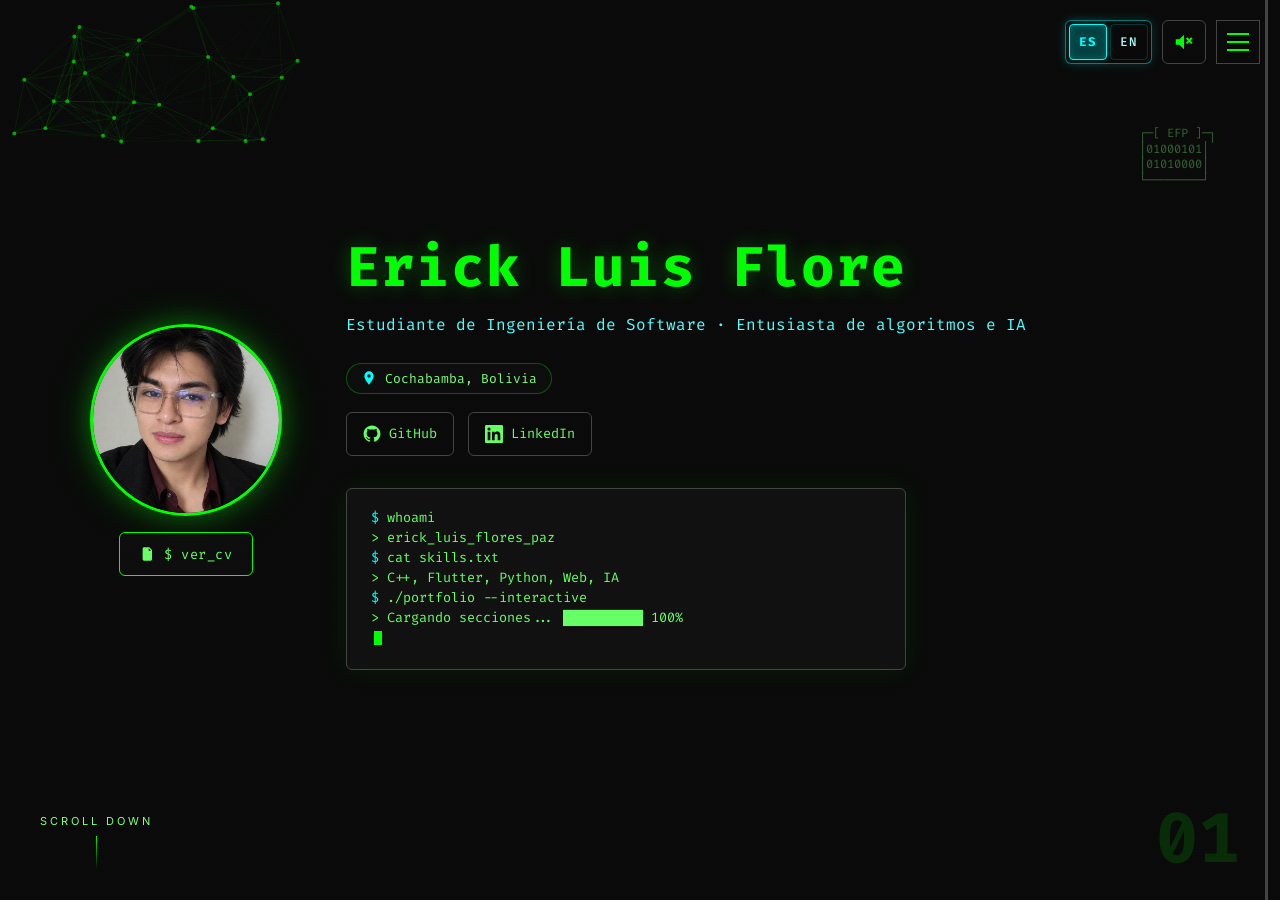
<file: index.html>
<!DOCTYPE html>
<html lang="es">
<head>
  <meta charset="UTF-8" />
  <meta name="viewport" content="width=device-width, initial-scale=1" />
  <title>Erick Luis Flores Paz — Portfolio</title>
  <meta name="description" content="Portfolio terminal-hacker de Erick Luis Flores Paz: perfil, tecnologías, experiencia, proyectos personales y formación." />
  <meta name="theme-color" content="#0a0a0a" />

  <link rel="preconnect" href="https://fonts.googleapis.com" />
  <link rel="preconnect" href="https://fonts.gstatic.com" crossorigin />
  <link
    href="https://fonts.googleapis.com/css2?family=Fira+Code:wght@400;500;600;700&family=Inter:wght@400;600;700&display=swap"
    rel="stylesheet"
  />

  <link rel="stylesheet" href="css/main.css" />
  <link rel="stylesheet" href="css/animations.css" />
  <link rel="stylesheet" href="css/games.css" />
</head>
<body>
  <noscript>
    <p style="padding: 24px; font-family: monospace; color: #0f0; background: #0a0a0a;">
      Este sitio necesita JavaScript habilitado para mostrar el contenido interactivo.
    </p>
  </noscript>

  <!-- Loading screen: removed by js/main.js once the boot sequence finishes -->
  <div id="loading-screen">
    <div class="loader-blocks" aria-hidden="true">
      <div class="blocks" style="--i:1;"></div><div class="blocks" style="--i:2;"></div>
      <div class="blocks" style="--i:3;"></div><div class="blocks" style="--i:4;"></div>
      <div class="blocks" style="--i:5;"></div><div class="blocks" style="--i:6;"></div>
      <div class="blocks" style="--i:7;"></div><div class="blocks" style="--i:8;"></div>
      <div class="blocks" style="--i:9;"></div><div class="blocks" style="--i:10;"></div>
      <div class="blocks" style="--i:11;"></div><div class="blocks" style="--i:12;"></div>
    </div>
    <div id="loadingLines" class="mono" aria-hidden="true"></div>
  </div>

  <!-- Scroll progress bar (0% section 01 -> 100% section 07) -->
  <div class="progress-bar-container" aria-hidden="true">
    <div class="progress-bar-fill" id="progressFill"></div>
  </div>

  <!-- Language toggle (ES / EN) -->
  <div class="lang-toggle mono" id="langToggle" role="group" aria-label="Idioma / Language">
    <button type="button" class="lang-btn is-active" data-lang-btn="es" aria-pressed="true" aria-label="Español">ES</button>
    <button type="button" class="lang-btn" data-lang-btn="en" aria-pressed="false" aria-label="English">EN</button>
  </div>

  <!-- Hamburger + overlay menu -->
  <button
    class="hamburger"
    id="hamburgerBtn"
    type="button"
    aria-label="Abrir menú"
    data-i18n-aria="nav.openMenu"
    aria-expanded="false"
    aria-controls="menuOverlay"
  >
    <span></span><span></span><span></span>
  </button>

  <nav class="menu-overlay" id="menuOverlay" aria-hidden="true" aria-label="Navegación principal" data-i18n-aria="nav.mainLabel">
    <button class="menu-close" id="menuCloseBtn" type="button" aria-label="Cerrar menú" data-i18n-aria="nav.closeMenu">✕</button>
    <ul>
      <li><a class="mono" href="#section1" data-target="section1" data-i18n="nav.home">HOME</a></li>
      <li><a class="mono" href="#section2" data-target="section2" data-i18n="nav.about">SOBRE MÍ</a></li>
      <li><a class="mono" href="#section3" data-target="section3" data-i18n="nav.logros">LOGROS</a></li>
      <li><a class="mono" href="#section4" data-target="section4" data-i18n="nav.proyectos">PROYECTOS</a></li>
      <li><a class="mono" href="#section5" data-target="section5" data-i18n="nav.formacion">FORMACIÓN</a></li>
      <li><a class="mono" href="#section6" data-target="section6" data-i18n="nav.contacto">CONTACTO</a></li>
    </ul>
  </nav>

  <div class="section-number mono" id="sectionNumber" aria-hidden="true">01</div>
  <div class="scroll-down" id="scrollDown" aria-hidden="true">
    <span>SCROLL DOWN</span>
    <div class="s-line"></div>
  </div>

  <main class="scroll-container" id="scrollContainer">
    <!-- 01 HOME -->
    <section class="section" id="section1" data-index="0" aria-label="Inicio" data-i18n-aria="sec1.aria">
      <canvas id="particlesCanvas" aria-hidden="true"></canvas>
      <div class="ascii-deco" id="asciiDecoHero" aria-hidden="true"></div>
      <div class="hero-content">
        <div class="hero-photo-col">
          <img class="profile-photo" src="assets/img/perfil.jpg" width="720" height="720"
               alt="Retrato de Erick Luis Flores Paz" data-i18n-alt="hero.photoAlt" />
          <a class="cv-button mono" href="assets/curriculum.pdf" target="_blank" rel="noopener"
             aria-label="Abrir currículum en PDF (se abre en una pestaña nueva)" data-i18n-aria="hero.cvAria">
            <span class="cv-icon" aria-hidden="true"></span>
            <span data-i18n="hero.cvBtn">$ ver_cv</span>
          </a>
        </div>
        <div class="hero-text-col">
          <h1 class="hero-name mono" id="heroName"></h1>
          <p class="hero-subtitle mono" data-i18n="hero.subtitle">Estudiante de Ingeniería de Software · Entusiasta de algoritmos e IA</p>
          <p class="location-badge mono">
            <span class="loc-icon" aria-hidden="true"></span>
            <span>Cochabamba, Bolivia</span>
          </p>
          <div class="hero-links" data-render="hero-links"></div>
          <div class="hero-terminal mono" aria-hidden="true">
            <div class="t-line"><span class="prompt">$</span> whoami</div>
            <div class="t-line">&gt; erick_luis_flores_paz</div>
            <div class="t-line"><span class="prompt">$</span> cat skills.txt</div>
            <div class="t-line" data-i18n="hero.termSkills">&gt; C++, Flutter, Python, Web, IA</div>
            <div class="t-line"><span class="prompt">$</span> ./portfolio --interactive</div>
            <div class="t-line" data-i18n="hero.termLoading">&gt; Cargando secciones... ██████████ 100%</div>
            <div class="t-line"><span class="blink-cur"></span></div>
          </div>
        </div>
      </div>
    </section>

    <!-- 02 SOBRE MÍ (bio + tecnologías unificadas) -->
    <section class="section section--about" id="section2" data-index="1" aria-label="Sobre mí" data-i18n-aria="sec2.aria">
      <div class="bg-infinite-text" data-bg="infinite-text" aria-hidden="true"></div>
      <div class="about-merged">
        <h2 class="section-heading mono" data-i18n-html="about.headingHtml">SOBRE <span class="accent">MÍ</span></h2>
        <div class="about-columns">
          <div class="about-col-bio">
            <div class="about-body" data-render="about"></div>
          </div>
          <div class="about-col-tech">
            <p class="about-tech-label mono" data-i18n="about.techLabel">// tecnologías</p>
            <div class="tech-hex" data-render="technologies"></div>
          </div>
        </div>
      </div>
    </section>

    <!-- 03 LOGROS (Tres en Raya embebido a la izquierda + poster a la derecha).
         La lluvia binaria vive como fondo de TODA la sección (canvas absoluto),
         igual que .formacion-bg en la 05: texto y juego comparten un solo espacio. -->
    <section class="section section--poster section--logros" id="section3" data-index="2" aria-label="Logros" data-i18n-aria="sec3.aria">
      <canvas class="poster-canvas section-bg-canvas" data-poster="logros" aria-hidden="true"></canvas>
      <div class="logros-split">
        <div class="ttt-embed">
          <p class="ttt-embed-label mono" data-i18n="logros.tttLabel">// tres en raya · tú vs CPU</p>
          <div id="ticTacToe" data-render="tictactoe"></div>
        </div>
        <a class="poster-link logros-poster" href="logros.html" aria-label="Entrar a la sección Logros" data-i18n-aria="logros.posterAria">
          <div class="poster-overlay">
            <span class="poster-kicker mono" data-i18n="logros.kicker">03 · LOGROS</span>
            <span class="poster-title mono" data-i18n="logros.title">Logros</span>
            <span class="poster-sub mono" data-i18n="logros.sub">Medalla de Oro nacional · Premios · Reconocimientos</span>
            <span class="poster-enter mono" data-i18n="poster.enter">INGRESAR →</span>
          </div>
        </a>
      </div>
      <button type="button" class="pf-mobile-play mono" data-modal-game="tictactoe" aria-label="Jugar Tres en Raya" data-i18n-aria="logros.mobilePlayAria">
        <span class="pf-mobile-play-icon" aria-hidden="true"><svg viewBox="0 0 24 24" aria-hidden="true"><path fill="currentColor" d="M8 5v14l11-7L8 5Z"/></svg></span>
        <span data-i18n="game.play">Jugar</span>
      </button>
    </section>

    <!-- 04 PROYECTOS (poster izquierda + Blocks 3D jugable in-place a la derecha) -->
    <section class="section section--poster section--proyectos" id="section4" data-index="3" aria-label="Proyectos" data-i18n-aria="sec4.aria">
      <canvas class="poster-canvas section-bg-canvas" data-poster="proyectos" aria-hidden="true"></canvas>
      <div class="proyectos-sweep" aria-hidden="true"></div>
      <div class="proyectos-split">
        <a class="poster-link proyectos-poster" href="proyectos.html" aria-label="Entrar a la sección Proyectos" data-i18n-aria="proyectos.posterAria">
          <div class="poster-overlay">
            <span class="poster-kicker mono" data-i18n="proyectos.kicker">04 · PROYECTOS</span>
            <span class="poster-title mono" data-i18n="proyectos.title">Proyectos</span>
            <span class="poster-sub mono" data-i18n="proyectos.sub">Moneda Cup · Galley (NASA) · EcoAlerta · Billetes</span>
            <span class="poster-enter mono" data-i18n="poster.enter">INGRESAR →</span>
          </div>
        </a>
        <div class="blocks-embed" id="blocksEmbed" data-embed="blocks"></div>
      </div>
      <button type="button" class="pf-mobile-play mono" data-modal-game="blocks" aria-label="Jugar Blocks 3D" data-i18n-aria="proyectos.mobilePlayAria">
        <span class="pf-mobile-play-icon" aria-hidden="true"><svg viewBox="0 0 24 24" aria-hidden="true"><path fill="currentColor" d="M8 5v14l11-7L8 5Z"/></svg></span>
        <span data-i18n="game.play">Jugar</span>
      </button>
    </section>

    <!-- 05 FORMACIÓN (Typer embebido a la izquierda + poster/texto a la derecha).
         Mismo tratamiento sin divisiones: .formacion-bg de fondo compartido. -->
    <section class="section section--poster section--formacion" id="section5" data-index="4" aria-label="Formación" data-i18n-aria="sec5.aria">
      <div class="formacion-bg" aria-hidden="true">
        <span class="formacion-ripple"></span>
        <span class="formacion-ripple"></span>
        <span class="formacion-ripple"></span>
      </div>
      <div class="formacion-split">
        <div class="typer-embed" id="typerEmbed" data-embed="typing"></div>
        <a class="poster-link formacion-poster" href="formacion.html" aria-label="Entrar a la sección Formación" data-i18n-aria="formacion.posterAria">
          <div class="poster-overlay">
            <span class="poster-kicker mono" data-i18n="formacion.kicker">05 · FORMACIÓN</span>
            <span class="poster-title mono scramble" data-scramble="Formación" data-i18n-scramble="formacion.title">Formación</span>
            <span class="poster-sub mono" data-i18n="formacion.sub">Certificados · Cursos · Campamentos ICPC</span>
            <span class="poster-enter mono" data-i18n="poster.enter">INGRESAR →</span>
          </div>
        </a>
      </div>
      <button type="button" class="pf-mobile-play mono" data-modal-game="typing" aria-label="Jugar Typer" data-i18n-aria="formacion.mobilePlayAria">
        <span class="pf-mobile-play-icon" aria-hidden="true"><svg viewBox="0 0 24 24" aria-hidden="true"><path fill="currentColor" d="M8 5v14l11-7L8 5Z"/></svg></span>
        <span data-i18n="game.play">Jugar</span>
      </button>
    </section>

    <!-- 06 CONTACTO -->
    <section class="section section--contact" id="section6" data-index="5" aria-label="Contacto" data-i18n-aria="sec6.aria">
      <canvas class="green-lights-canvas" data-bg="green-lights" aria-hidden="true"></canvas>
      <h2 class="section-heading mono" data-i18n="contact.heading">CONTACTO</h2>
      <div class="contact-grid">
        <form class="terminal-form" id="contactForm" novalidate>
          <div class="cmd-line">$ send-message --to=erick</div>

          <div class="form-field">
            <label class="mono" for="cf-name" data-i18n="contact.nameLabel">nombre:</label>
            <input class="mono" id="cf-name" name="name" type="text" required autocomplete="name" placeholder="tu_nombre" data-i18n-placeholder="contact.namePlaceholder" />
          </div>

          <div class="form-field">
            <label class="mono" for="cf-email" data-i18n="contact.emailLabel">email:</label>
            <input class="mono" id="cf-email" name="email" type="email" required autocomplete="email" placeholder="tu@email.com" data-i18n-placeholder="contact.emailPlaceholder" />
          </div>

          <div class="form-field">
            <label class="mono" for="cf-msg" data-i18n="contact.msgLabel">mensaje:</label>
            <textarea class="mono" id="cf-msg" name="message" rows="3" required placeholder="Escribe tu mensaje..." data-i18n-placeholder="contact.msgPlaceholder"></textarea>
          </div>

          <button type="submit" class="send-btn mono" data-i18n="contact.sendBtn">enviar_mensaje →</button>
        </form>

        <div class="contact-side">
          <p class="contact-info mono">Cochabamba, Bolivia · +591 63710729</p>
          <ul class="social-3d" data-render="socials-3d" aria-label="Contacto y redes de Erick" data-i18n-aria="contact.socialsAria"></ul>
        </div>
      </div>
    </section>
  </main>

  <!-- Scripts: classic defer, single window.PF namespace (D1) -->
  <script src="js/i18n.js" defer></script>
  <script src="js/content.js" defer></script>
  <script src="js/particles.js" defer></script>
  <script src="js/posters.js" defer></script>
  <script src="js/backgrounds.js" defer></script>
  <script src="js/effects.js" defer></script>
  <script src="js/konami.js" defer></script>
  <!-- Vendored three.js (r128, LOCAL — no CDN at runtime) for the Blocks 3D game -->
  <script src="assets/vendor/three.min.js" defer></script>
  <script src="js/games/embed.js" defer></script>
  <script src="js/games/modal.js" defer></script>
  <script src="js/games/tictactoe.js" defer></script>
  <script src="js/games/blocks3d.js" defer></script>
  <script src="js/games/typing.js" defer></script>
  <script src="js/lightbox.js" defer></script>
  <script src="js/main.js" defer></script>
</body>
</html>
</file>
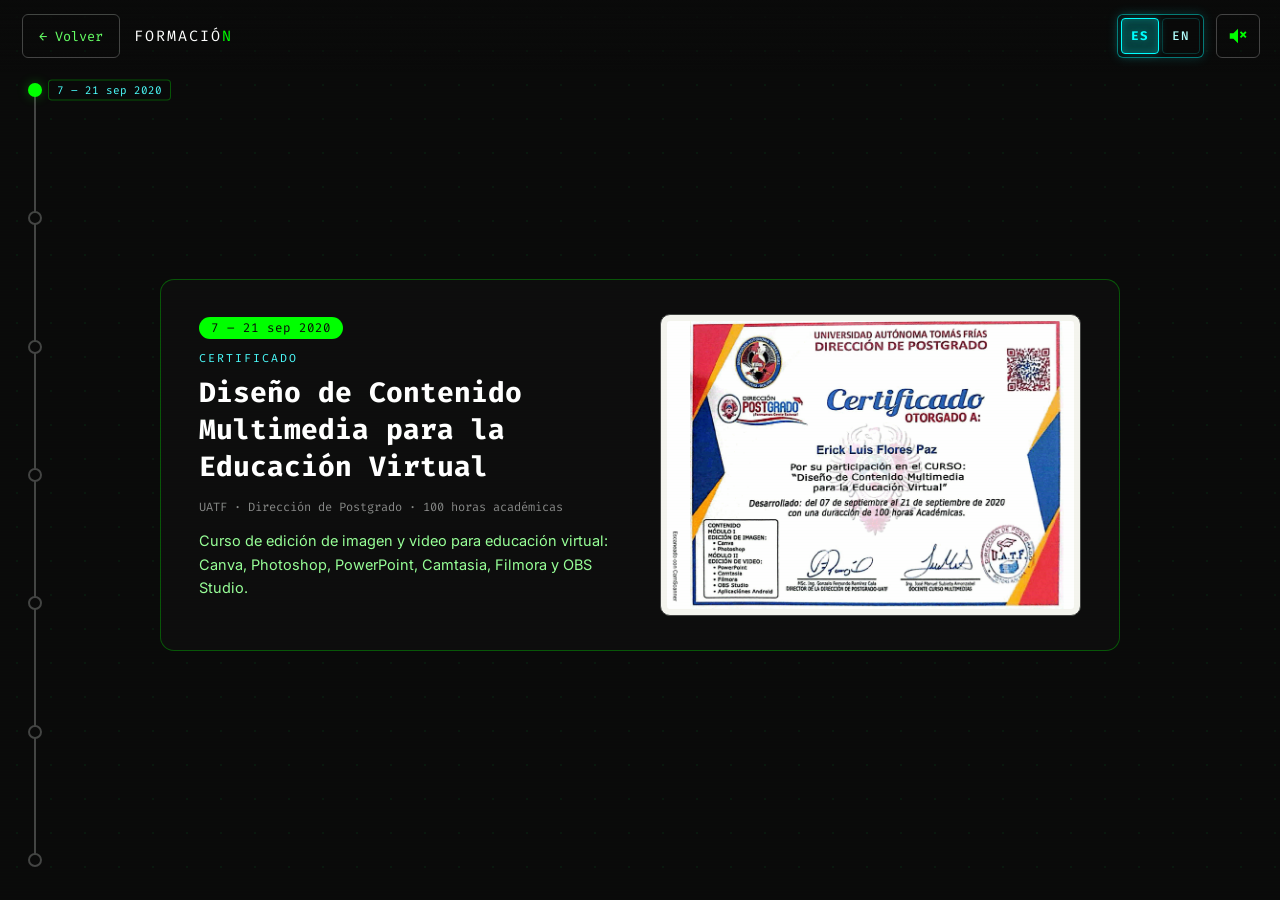
<file: formacion.html>
<!DOCTYPE html>
<html lang="es">
<head>
  <meta charset="UTF-8" />
  <meta name="viewport" content="width=device-width, initial-scale=1" />
  <title>Formación — Erick Luis Flores Paz</title>
  <meta name="description" content="Formación de Erick Luis Flores Paz: certificados ICPC-UMSS, Claude Code (Anthropic) y Medalla de Oro nacional en la Olimpiada Boliviana de Informática." />
  <meta name="theme-color" content="#0a0a0a" />

  <link rel="preconnect" href="https://fonts.googleapis.com" />
  <link rel="preconnect" href="https://fonts.gstatic.com" crossorigin />
  <link href="https://fonts.googleapis.com/css2?family=Fira+Code:wght@400;500;600;700&family=Inter:wght@400;600;700&display=swap" rel="stylesheet" />

  <link rel="stylesheet" href="css/main.css" />
  <link rel="stylesheet" href="css/animations.css" />
  <link rel="stylesheet" href="css/subpage.css" />
  <link rel="stylesheet" href="css/games.css" />
</head>
<body data-page="formacion">
  <noscript>
    <p style="padding:24px;font-family:monospace;color:#0f0;background:#0a0a0a;">
      Este sitio necesita JavaScript habilitado para mostrar el contenido.
    </p>
  </noscript>

  <div id="loading-screen">
    <div class="loader-blocks" aria-hidden="true">
      <div class="blocks" style="--i:1;"></div><div class="blocks" style="--i:2;"></div>
      <div class="blocks" style="--i:3;"></div><div class="blocks" style="--i:4;"></div>
      <div class="blocks" style="--i:5;"></div><div class="blocks" style="--i:6;"></div>
      <div class="blocks" style="--i:7;"></div><div class="blocks" style="--i:8;"></div>
      <div class="blocks" style="--i:9;"></div><div class="blocks" style="--i:10;"></div>
      <div class="blocks" style="--i:11;"></div><div class="blocks" style="--i:12;"></div>
    </div>
  </div>

  <header class="sub-header">
    <a class="back-link mono" href="index.html#section5" data-i18n="sub.back">← Volver</a>
    <p class="sub-title mono" data-i18n-html="sub.formacionTitleHtml">FORMACIÓ<span class="accent">N</span></p>
    <div class="lang-toggle mono" id="langToggle" role="group" aria-label="Idioma / Language">
      <button type="button" class="lang-btn is-active" data-lang-btn="es" aria-pressed="true" aria-label="Español">ES</button>
      <button type="button" class="lang-btn" data-lang-btn="en" aria-pressed="false" aria-label="English">EN</button>
    </div>
  </header>

  <div class="timeline-rail" aria-hidden="true">
    <div class="timeline-rail-fill"></div>
  </div>

  <main class="scroll-container" id="scrollContainer"></main>

  <script src="js/i18n.js" defer></script>
  <script src="js/content.js" defer></script>
  <script src="js/effects.js" defer></script>
  <script src="js/subpage-effects.js" defer></script>
  <script src="js/subpage.js" defer></script>
  <script src="js/games/pong.js" defer></script>
  <script src="js/subpage-games.js" defer></script>
  <script src="js/lightbox.js" defer></script>
</body>
</html>
</file>
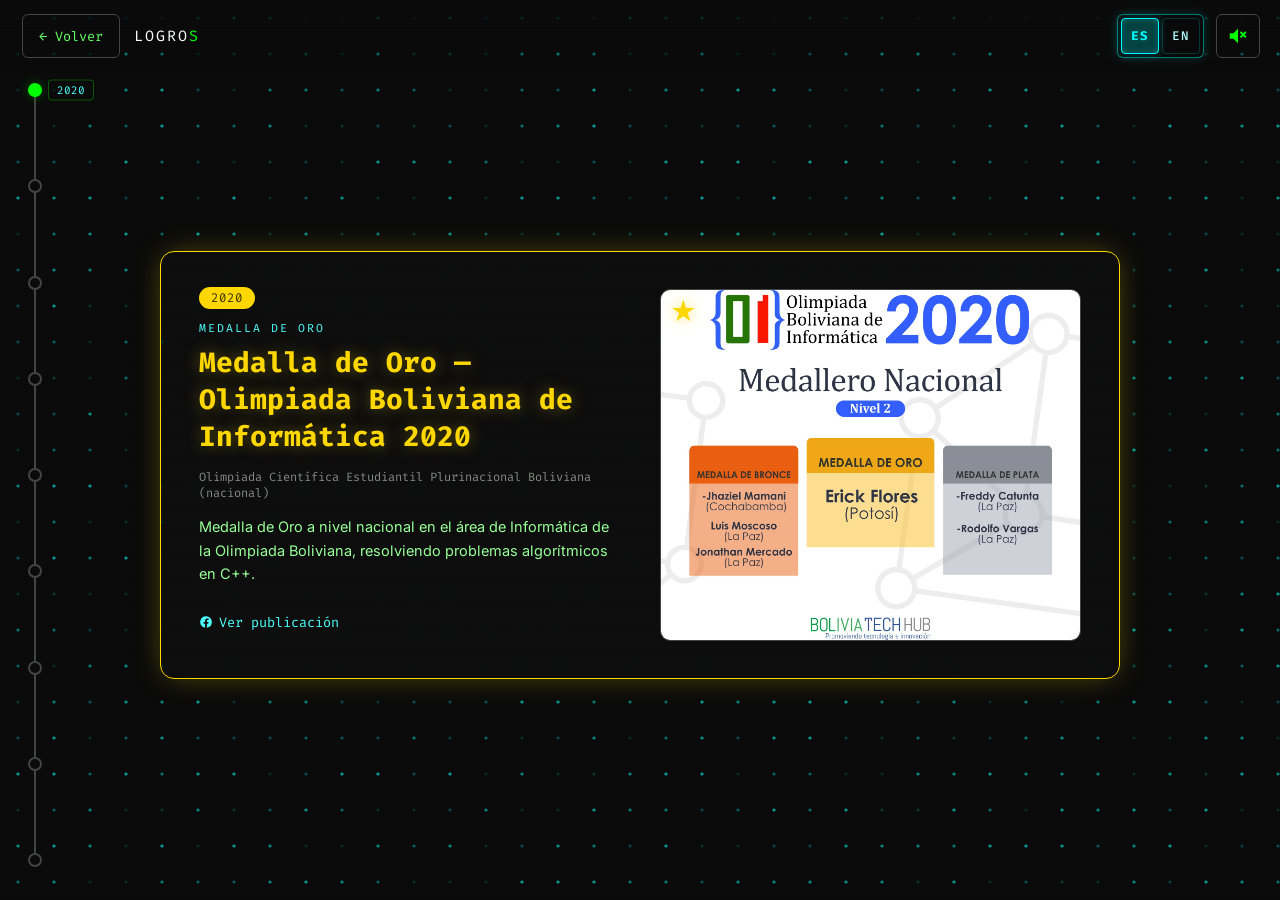
<file: logros.html>
<!DOCTYPE html>
<html lang="es">
<head>
  <meta charset="UTF-8" />
  <meta name="viewport" content="width=device-width, initial-scale=1" />
  <title>Logros — Erick Luis Flores Paz</title>
  <meta name="description" content="Logros de Erick Luis Flores Paz: Medalla de Oro nacional en la Olimpiada Boliviana de Informática, premios y reconocimientos en olimpiadas científicas y concursos de programación." />
  <meta name="theme-color" content="#0a0a0a" />

  <link rel="preconnect" href="https://fonts.googleapis.com" />
  <link rel="preconnect" href="https://fonts.gstatic.com" crossorigin />
  <link href="https://fonts.googleapis.com/css2?family=Fira+Code:wght@400;500;600;700&family=Inter:wght@400;600;700&display=swap" rel="stylesheet" />

  <link rel="stylesheet" href="css/main.css" />
  <link rel="stylesheet" href="css/animations.css" />
  <link rel="stylesheet" href="css/subpage.css" />
  <link rel="stylesheet" href="css/games.css" />
</head>
<body data-page="logros">
  <noscript>
    <p style="padding:24px;font-family:monospace;color:#0f0;background:#0a0a0a;">
      Este sitio necesita JavaScript habilitado para mostrar el contenido.
    </p>
  </noscript>

  <div id="loading-screen">
    <div class="loader-blocks" aria-hidden="true">
      <div class="blocks" style="--i:1;"></div><div class="blocks" style="--i:2;"></div>
      <div class="blocks" style="--i:3;"></div><div class="blocks" style="--i:4;"></div>
      <div class="blocks" style="--i:5;"></div><div class="blocks" style="--i:6;"></div>
      <div class="blocks" style="--i:7;"></div><div class="blocks" style="--i:8;"></div>
      <div class="blocks" style="--i:9;"></div><div class="blocks" style="--i:10;"></div>
      <div class="blocks" style="--i:11;"></div><div class="blocks" style="--i:12;"></div>
    </div>
  </div>

  <header class="sub-header">
    <a class="back-link mono" href="index.html#section3" data-i18n="sub.back">← Volver</a>
    <p class="sub-title mono" data-i18n-html="sub.logrosTitleHtml">LOGRO<span class="accent">S</span></p>
    <div class="lang-toggle mono" id="langToggle" role="group" aria-label="Idioma / Language">
      <button type="button" class="lang-btn is-active" data-lang-btn="es" aria-pressed="true" aria-label="Español">ES</button>
      <button type="button" class="lang-btn" data-lang-btn="en" aria-pressed="false" aria-label="English">EN</button>
    </div>
  </header>

  <div class="timeline-rail" aria-hidden="true">
    <div class="timeline-rail-fill"></div>
  </div>

  <main class="scroll-container" id="scrollContainer"></main>

  <script src="js/i18n.js" defer></script>
  <script src="js/content.js" defer></script>
  <script src="js/effects.js" defer></script>
  <script src="js/subpage-effects.js" defer></script>
  <script src="js/subpage.js" defer></script>
  <script src="js/games/diana.js" defer></script>
  <script src="js/subpage-games.js" defer></script>
  <script src="js/lightbox.js" defer></script>
</body>
</html>
</file>
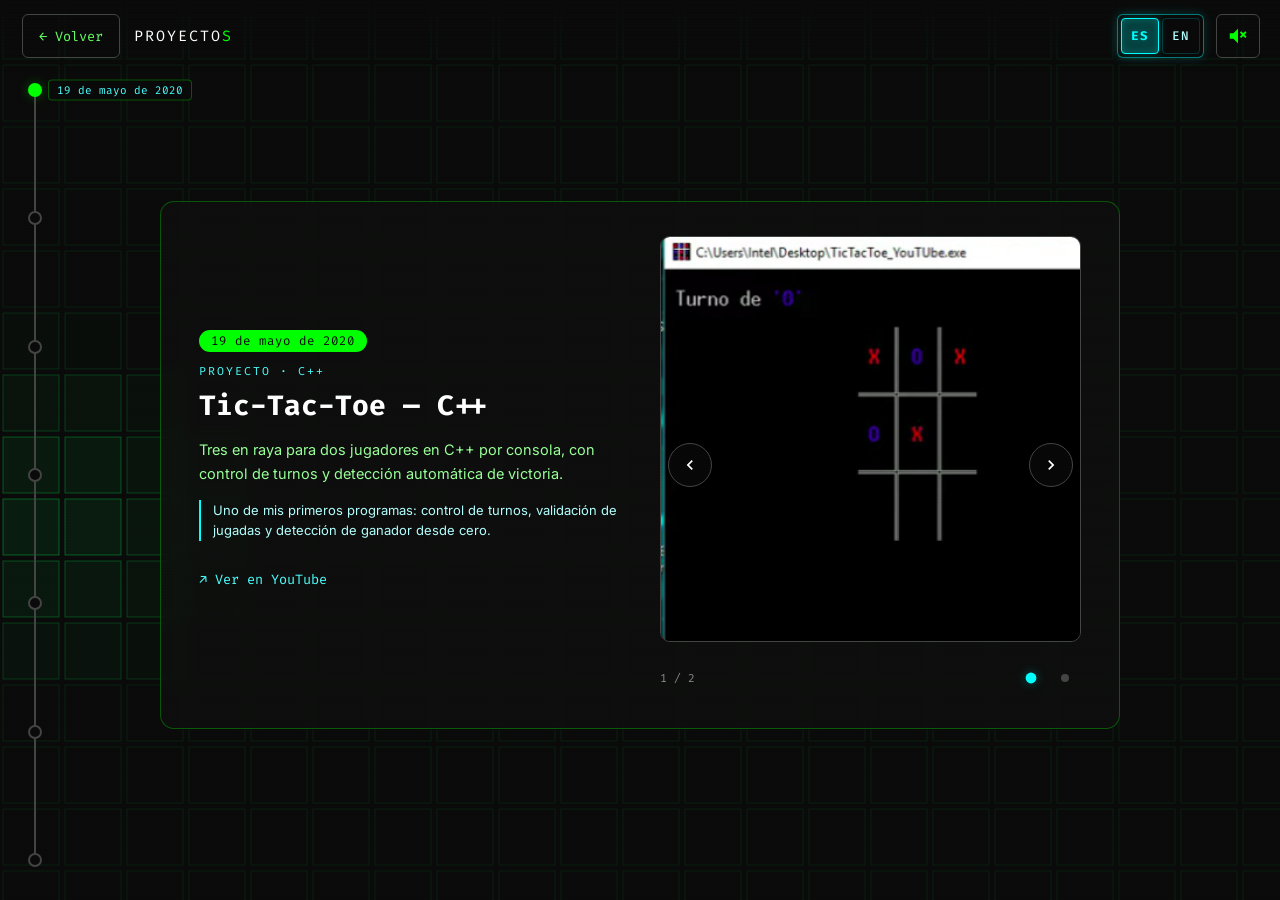
<file: proyectos.html>
<!DOCTYPE html>
<html lang="es">
<head>
  <meta charset="UTF-8" />
  <meta name="viewport" content="width=device-width, initial-scale=1" />
  <title>Proyectos — Erick Luis Flores Paz</title>
  <meta name="description" content="Proyectos personales de Erick Luis Flores Paz: Tetris, Tic-Tac-Toe, verificador de billetes y EcoAlerta Bolivia." />
  <meta name="theme-color" content="#0a0a0a" />

  <link rel="preconnect" href="https://fonts.googleapis.com" />
  <link rel="preconnect" href="https://fonts.gstatic.com" crossorigin />
  <link href="https://fonts.googleapis.com/css2?family=Fira+Code:wght@400;500;600;700&family=Inter:wght@400;600;700&display=swap" rel="stylesheet" />

  <link rel="stylesheet" href="css/main.css" />
  <link rel="stylesheet" href="css/animations.css" />
  <link rel="stylesheet" href="css/subpage.css" />
  <link rel="stylesheet" href="css/games.css" />
</head>
<body data-page="proyectos">
  <noscript>
    <p style="padding:24px;font-family:monospace;color:#0f0;background:#0a0a0a;">
      Este sitio necesita JavaScript habilitado para mostrar el contenido.
    </p>
  </noscript>

  <div id="loading-screen">
    <div class="loader-blocks" aria-hidden="true">
      <div class="blocks" style="--i:1;"></div><div class="blocks" style="--i:2;"></div>
      <div class="blocks" style="--i:3;"></div><div class="blocks" style="--i:4;"></div>
      <div class="blocks" style="--i:5;"></div><div class="blocks" style="--i:6;"></div>
      <div class="blocks" style="--i:7;"></div><div class="blocks" style="--i:8;"></div>
      <div class="blocks" style="--i:9;"></div><div class="blocks" style="--i:10;"></div>
      <div class="blocks" style="--i:11;"></div><div class="blocks" style="--i:12;"></div>
    </div>
  </div>

  <header class="sub-header">
    <a class="back-link mono" href="index.html#section4" data-i18n="sub.back">← Volver</a>
    <p class="sub-title mono" data-i18n-html="sub.proyectosTitleHtml">PROYECTO<span class="accent">S</span></p>
    <div class="lang-toggle mono" id="langToggle" role="group" aria-label="Idioma / Language">
      <button type="button" class="lang-btn is-active" data-lang-btn="es" aria-pressed="true" aria-label="Español">ES</button>
      <button type="button" class="lang-btn" data-lang-btn="en" aria-pressed="false" aria-label="English">EN</button>
    </div>
  </header>

  <div class="timeline-rail" aria-hidden="true">
    <div class="timeline-rail-fill"></div>
  </div>

  <main class="scroll-container" id="scrollContainer"></main>

  <script src="js/i18n.js" defer></script>
  <script src="js/content.js" defer></script>
  <script src="js/effects.js" defer></script>
  <script src="js/subpage-effects.js" defer></script>
  <script src="js/subpage.js" defer></script>
  <script src="js/games/snake.js" defer></script>
  <script src="js/subpage-games.js" defer></script>
  <script src="js/lightbox.js" defer></script>
</body>
</html>
</file>
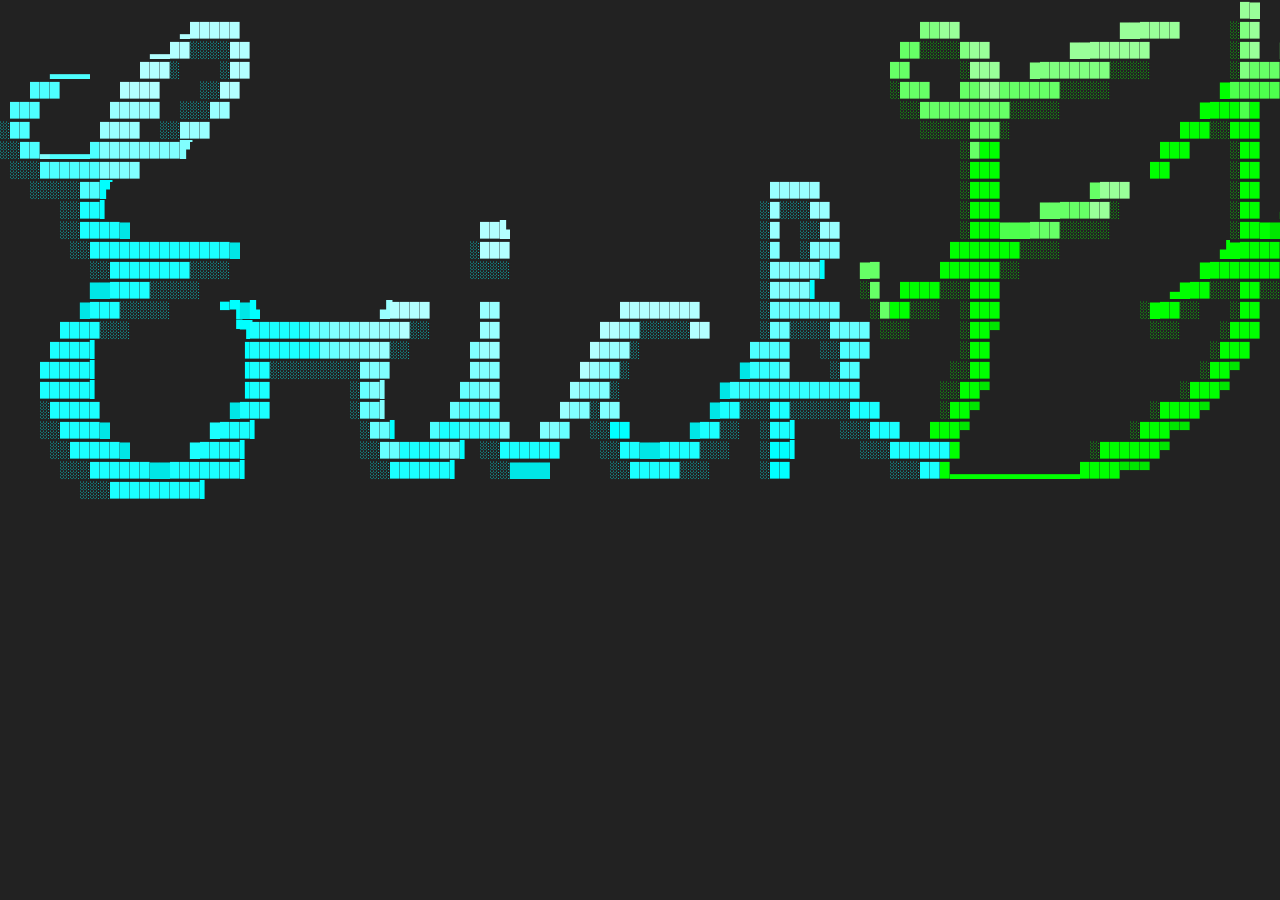
<file: assets/harnes-portada.html>
<!DOCTYPE html>
<html lang="en">
<head>
    <meta charset="UTF-8">
    <meta name="viewport" content="width=device-width, initial-scale=1.0">
    <title>ASCII Map Export (Colored)</title>
    <style>
        body {
            margin: 0;
            background-color: #222222;
            font-family: 'Fira Mono', 'Consolas', 'Menlo', 'Monaco', 'Liberation Mono', monospace;
            font-size: 16px;
            white-space: pre;
        }
        div {
            height: 20px;
        }
        div span {
            width: 10px;
            display: inline-block;
        }
    </style>
</head>
<body><div><span style="color: rgb(255, 255, 255); background-color: rgb(34, 34, 34);">&nbsp;</span><span style="color: rgb(255, 255, 255); background-color: rgb(34, 34, 34);">&nbsp;</span><span style="color: rgb(255, 255, 255); background-color: rgb(34, 34, 34);">&nbsp;</span><span style="color: rgb(255, 255, 255); background-color: rgb(34, 34, 34);">&nbsp;</span><span style="color: rgb(255, 255, 255); background-color: rgb(34, 34, 34);">&nbsp;</span><span style="color: rgb(255, 255, 255); background-color: rgb(34, 34, 34);">&nbsp;</span><span style="color: rgb(255, 255, 255); background-color: rgb(34, 34, 34);">&nbsp;</span><span style="color: rgb(255, 255, 255); background-color: rgb(34, 34, 34);">&nbsp;</span><span style="color: rgb(255, 255, 255); background-color: rgb(34, 34, 34);">&nbsp;</span><span style="color: rgb(255, 255, 255); background-color: rgb(34, 34, 34);">&nbsp;</span><span style="color: rgb(255, 255, 255); background-color: rgb(34, 34, 34);">&nbsp;</span><span style="color: rgb(255, 255, 255); background-color: rgb(34, 34, 34);">&nbsp;</span><span style="color: rgb(255, 255, 255); background-color: rgb(34, 34, 34);">&nbsp;</span><span style="color: rgb(255, 255, 255); background-color: rgb(34, 34, 34);">&nbsp;</span><span style="color: rgb(255, 255, 255); background-color: rgb(34, 34, 34);">&nbsp;</span><span style="color: rgb(255, 255, 255); background-color: rgb(34, 34, 34);">&nbsp;</span><span style="color: rgb(255, 255, 255); background-color: rgb(34, 34, 34);">&nbsp;</span><span style="color: rgb(255, 255, 255); background-color: rgb(34, 34, 34);">&nbsp;</span><span style="color: rgb(255, 255, 255); background-color: rgb(34, 34, 34);">&nbsp;</span><span style="color: rgb(255, 255, 255); background-color: rgb(34, 34, 34);">&nbsp;</span><span style="color: rgb(255, 255, 255); background-color: rgb(34, 34, 34);">&nbsp;</span><span style="color: rgb(255, 255, 255); background-color: rgb(34, 34, 34);">&nbsp;</span><span style="color: rgb(255, 255, 255); background-color: rgb(34, 34, 34);">&nbsp;</span><span style="color: rgb(255, 255, 255); background-color: rgb(34, 34, 34);">&nbsp;</span><span style="color: rgb(255, 255, 255); background-color: rgb(34, 34, 34);">&nbsp;</span><span style="color: rgb(255, 255, 255); background-color: rgb(34, 34, 34);">&nbsp;</span><span style="color: rgb(255, 255, 255); background-color: rgb(34, 34, 34);">&nbsp;</span><span style="color: rgb(255, 255, 255); background-color: rgb(34, 34, 34);">&nbsp;</span><span style="color: rgb(255, 255, 255); background-color: rgb(34, 34, 34);">&nbsp;</span><span style="color: rgb(255, 255, 255); background-color: rgb(34, 34, 34);">&nbsp;</span><span style="color: rgb(255, 255, 255); background-color: rgb(34, 34, 34);">&nbsp;</span><span style="color: rgb(255, 255, 255); background-color: rgb(34, 34, 34);">&nbsp;</span><span style="color: rgb(255, 255, 255); background-color: rgb(34, 34, 34);">&nbsp;</span><span style="color: rgb(255, 255, 255); background-color: rgb(34, 34, 34);">&nbsp;</span><span style="color: rgb(255, 255, 255); background-color: rgb(34, 34, 34);">&nbsp;</span><span style="color: rgb(255, 255, 255); background-color: rgb(34, 34, 34);">&nbsp;</span><span style="color: rgb(255, 255, 255); background-color: rgb(34, 34, 34);">&nbsp;</span><span style="color: rgb(255, 255, 255); background-color: rgb(34, 34, 34);">&nbsp;</span><span style="color: rgb(255, 255, 255); background-color: rgb(34, 34, 34);">&nbsp;</span><span style="color: rgb(255, 255, 255); background-color: rgb(34, 34, 34);">&nbsp;</span><span style="color: rgb(255, 255, 255); background-color: rgb(34, 34, 34);">&nbsp;</span><span style="color: rgb(255, 255, 255); background-color: rgb(34, 34, 34);">&nbsp;</span><span style="color: rgb(255, 255, 255); background-color: rgb(34, 34, 34);">&nbsp;</span><span style="color: rgb(255, 255, 255); background-color: rgb(34, 34, 34);">&nbsp;</span><span style="color: rgb(255, 255, 255); background-color: rgb(34, 34, 34);">&nbsp;</span><span style="color: rgb(255, 255, 255); background-color: rgb(34, 34, 34);">&nbsp;</span><span style="color: rgb(255, 255, 255); background-color: rgb(34, 34, 34);">&nbsp;</span><span style="color: rgb(255, 255, 255); background-color: rgb(34, 34, 34);">&nbsp;</span><span style="color: rgb(255, 255, 255); background-color: rgb(34, 34, 34);">&nbsp;</span><span style="color: rgb(255, 255, 255); background-color: rgb(34, 34, 34);">&nbsp;</span><span style="color: rgb(255, 255, 255); background-color: rgb(34, 34, 34);">&nbsp;</span><span style="color: rgb(255, 255, 255); background-color: rgb(34, 34, 34);">&nbsp;</span><span style="color: rgb(255, 255, 255); background-color: rgb(34, 34, 34);">&nbsp;</span><span style="color: rgb(255, 255, 255); background-color: rgb(34, 34, 34);">&nbsp;</span><span style="color: rgb(255, 255, 255); background-color: rgb(34, 34, 34);">&nbsp;</span><span style="color: rgb(255, 255, 255); background-color: rgb(34, 34, 34);">&nbsp;</span><span style="color: rgb(255, 255, 255); background-color: rgb(34, 34, 34);">&nbsp;</span><span style="color: rgb(255, 255, 255); background-color: rgb(34, 34, 34);">&nbsp;</span><span style="color: rgb(255, 255, 255); background-color: rgb(34, 34, 34);">&nbsp;</span><span style="color: rgb(255, 255, 255); background-color: rgb(34, 34, 34);">&nbsp;</span><span style="color: rgb(255, 255, 255); background-color: rgb(34, 34, 34);">&nbsp;</span><span style="color: rgb(255, 255, 255); background-color: rgb(34, 34, 34);">&nbsp;</span><span style="color: rgb(255, 255, 255); background-color: rgb(34, 34, 34);">&nbsp;</span><span style="color: rgb(255, 255, 255); background-color: rgb(34, 34, 34);">&nbsp;</span><span style="color: rgb(255, 255, 255); background-color: rgb(34, 34, 34);">&nbsp;</span><span style="color: rgb(255, 255, 255); background-color: rgb(34, 34, 34);">&nbsp;</span><span style="color: rgb(255, 255, 255); background-color: rgb(34, 34, 34);">&nbsp;</span><span style="color: rgb(255, 255, 255); background-color: rgb(34, 34, 34);">&nbsp;</span><span style="color: rgb(255, 255, 255); background-color: rgb(34, 34, 34);">&nbsp;</span><span style="color: rgb(255, 255, 255); background-color: rgb(34, 34, 34);">&nbsp;</span><span style="color: rgb(255, 255, 255); background-color: rgb(34, 34, 34);">&nbsp;</span><span style="color: rgb(255, 255, 255); background-color: rgb(34, 34, 34);">&nbsp;</span><span style="color: rgb(255, 255, 255); background-color: rgb(34, 34, 34);">&nbsp;</span><span style="color: rgb(255, 255, 255); background-color: rgb(34, 34, 34);">&nbsp;</span><span style="color: rgb(255, 255, 255); background-color: rgb(34, 34, 34);">&nbsp;</span><span style="color: rgb(255, 255, 255); background-color: rgb(34, 34, 34);">&nbsp;</span><span style="color: rgb(255, 255, 255); background-color: rgb(34, 34, 34);">&nbsp;</span><span style="color: rgb(255, 255, 255); background-color: rgb(34, 34, 34);">&nbsp;</span><span style="color: rgb(255, 255, 255); background-color: rgb(34, 34, 34);">&nbsp;</span><span style="color: rgb(255, 255, 255); background-color: rgb(34, 34, 34);">&nbsp;</span><span style="color: rgb(255, 255, 255); background-color: rgb(34, 34, 34);">&nbsp;</span><span style="color: rgb(255, 255, 255); background-color: rgb(34, 34, 34);">&nbsp;</span><span style="color: rgb(255, 255, 255); background-color: rgb(34, 34, 34);">&nbsp;</span><span style="color: rgb(255, 255, 255); background-color: rgb(34, 34, 34);">&nbsp;</span><span style="color: rgb(255, 255, 255); background-color: rgb(34, 34, 34);">&nbsp;</span><span style="color: rgb(255, 255, 255); background-color: rgb(34, 34, 34);">&nbsp;</span><span style="color: rgb(255, 255, 255); background-color: rgb(34, 34, 34);">&nbsp;</span><span style="color: rgb(255, 255, 255); background-color: rgb(34, 34, 34);">&nbsp;</span><span style="color: rgb(255, 255, 255); background-color: rgb(34, 34, 34);">&nbsp;</span><span style="color: rgb(255, 255, 255); background-color: rgb(34, 34, 34);">&nbsp;</span><span style="color: rgb(255, 255, 255); background-color: rgb(34, 34, 34);">&nbsp;</span><span style="color: rgb(255, 255, 255); background-color: rgb(34, 34, 34);">&nbsp;</span><span style="color: rgb(255, 255, 255); background-color: rgb(34, 34, 34);">&nbsp;</span><span style="color: rgb(255, 255, 255); background-color: rgb(34, 34, 34);">&nbsp;</span><span style="color: rgb(255, 255, 255); background-color: rgb(34, 34, 34);">&nbsp;</span><span style="color: rgb(255, 255, 255); background-color: rgb(34, 34, 34);">&nbsp;</span><span style="color: rgb(255, 255, 255); background-color: rgb(34, 34, 34);">&nbsp;</span><span style="color: rgb(255, 255, 255); background-color: rgb(34, 34, 34);">&nbsp;</span><span style="color: rgb(255, 255, 255); background-color: rgb(34, 34, 34);">&nbsp;</span><span style="color: rgb(255, 255, 255); background-color: rgb(34, 34, 34);">&nbsp;</span><span style="color: rgb(255, 255, 255); background-color: rgb(34, 34, 34);">&nbsp;</span><span style="color: rgb(255, 255, 255); background-color: rgb(34, 34, 34);">&nbsp;</span><span style="color: rgb(255, 255, 255); background-color: rgb(34, 34, 34);">&nbsp;</span><span style="color: rgb(255, 255, 255); background-color: rgb(34, 34, 34);">&nbsp;</span><span style="color: rgb(255, 255, 255); background-color: rgb(34, 34, 34);">&nbsp;</span><span style="color: rgb(255, 255, 255); background-color: rgb(34, 34, 34);">&nbsp;</span><span style="color: rgb(255, 255, 255); background-color: rgb(34, 34, 34);">&nbsp;</span><span style="color: rgb(255, 255, 255); background-color: rgb(34, 34, 34);">&nbsp;</span><span style="color: rgb(255, 255, 255); background-color: rgb(34, 34, 34);">&nbsp;</span><span style="color: rgb(255, 255, 255); background-color: rgb(34, 34, 34);">&nbsp;</span><span style="color: rgb(255, 255, 255); background-color: rgb(34, 34, 34);">&nbsp;</span><span style="color: rgb(255, 255, 255); background-color: rgb(34, 34, 34);">&nbsp;</span><span style="color: rgb(255, 255, 255); background-color: rgb(34, 34, 34);">&nbsp;</span><span style="color: rgb(255, 255, 255); background-color: rgb(34, 34, 34);">&nbsp;</span><span style="color: rgb(255, 255, 255); background-color: rgb(34, 34, 34);">&nbsp;</span><span style="color: rgb(255, 255, 255); background-color: rgb(34, 34, 34);">&nbsp;</span><span style="color: rgb(255, 255, 255); background-color: rgb(34, 34, 34);">&nbsp;</span><span style="color: rgb(255, 255, 255); background-color: rgb(34, 34, 34);">&nbsp;</span><span style="color: rgb(255, 255, 255); background-color: rgb(34, 34, 34);">&nbsp;</span><span style="color: rgb(255, 255, 255); background-color: rgb(34, 34, 34);">&nbsp;</span><span style="color: rgb(255, 255, 255); background-color: rgb(34, 34, 34);">&nbsp;</span><span style="color: rgb(255, 255, 255); background-color: rgb(34, 34, 34);">&nbsp;</span><span style="color: rgb(255, 255, 255); background-color: rgb(34, 34, 34);">&nbsp;</span><span style="color: rgb(255, 255, 255); background-color: rgb(34, 34, 34);">&nbsp;</span><span style="color: rgb(153, 255, 153); background-color: rgb(34, 34, 34);">█</span><span style="color: rgb(153, 255, 153); background-color: rgb(34, 34, 34);">▇</span><span style="color: rgb(255, 255, 255); background-color: rgb(34, 34, 34);">&nbsp;</span><span style="color: rgb(255, 255, 255); background-color: rgb(34, 34, 34);">&nbsp;</span><span style="color: rgb(255, 255, 255); background-color: rgb(34, 34, 34);">&nbsp;</span><span style="color: rgb(255, 255, 255); background-color: rgb(34, 34, 34);">&nbsp;</span><span style="color: rgb(255, 255, 255); background-color: rgb(34, 34, 34);">&nbsp;</span><span style="color: rgb(255, 255, 255); background-color: rgb(34, 34, 34);">&nbsp;</span><span style="color: rgb(255, 255, 255); background-color: rgb(34, 34, 34);">&nbsp;</span><span style="color: rgb(255, 255, 255); background-color: rgb(34, 34, 34);">&nbsp;</span><span style="color: rgb(153, 255, 153); background-color: rgb(34, 34, 34);">▇</span><span style="color: rgb(153, 255, 153); background-color: rgb(34, 34, 34);">▇</span><span style="color: rgb(153, 255, 153); background-color: rgb(34, 34, 34);">█</span><span style="color: rgb(153, 255, 153); background-color: rgb(34, 34, 34);">█</span><span style="color: rgb(153, 255, 153); background-color: rgb(34, 34, 34);">█</span><span style="color: rgb(153, 255, 153); background-color: rgb(34, 34, 34);">█</span><span style="color: rgb(153, 255, 153); background-color: rgb(34, 34, 34);">█</span><span style="color: rgb(153, 255, 153); background-color: rgb(34, 34, 34);">▇</span><span style="color: rgb(153, 255, 153); background-color: rgb(34, 34, 34);">▇</span><span style="color: rgb(255, 255, 255); background-color: rgb(34, 34, 34);">&nbsp;</span><span style="color: rgb(255, 255, 255); background-color: rgb(34, 34, 34);">&nbsp;</span><span style="color: rgb(255, 255, 255); background-color: rgb(34, 34, 34);">&nbsp;</span><span style="color: rgb(255, 255, 255); background-color: rgb(34, 34, 34);">&nbsp;</span><span style="color: rgb(255, 255, 255); background-color: rgb(34, 34, 34);">&nbsp;</span><span style="color: rgb(255, 255, 255); background-color: rgb(34, 34, 34);">&nbsp;</span></div><div><span style="color: rgb(255, 255, 255); background-color: rgb(34, 34, 34);">&nbsp;</span><span style="color: rgb(255, 255, 255); background-color: rgb(34, 34, 34);">&nbsp;</span><span style="color: rgb(255, 255, 255); background-color: rgb(34, 34, 34);">&nbsp;</span><span style="color: rgb(255, 255, 255); background-color: rgb(34, 34, 34);">&nbsp;</span><span style="color: rgb(255, 255, 255); background-color: rgb(34, 34, 34);">&nbsp;</span><span style="color: rgb(255, 255, 255); background-color: rgb(34, 34, 34);">&nbsp;</span><span style="color: rgb(255, 255, 255); background-color: rgb(34, 34, 34);">&nbsp;</span><span style="color: rgb(255, 255, 255); background-color: rgb(34, 34, 34);">&nbsp;</span><span style="color: rgb(255, 255, 255); background-color: rgb(34, 34, 34);">&nbsp;</span><span style="color: rgb(255, 255, 255); background-color: rgb(34, 34, 34);">&nbsp;</span><span style="color: rgb(255, 255, 255); background-color: rgb(34, 34, 34);">&nbsp;</span><span style="color: rgb(255, 255, 255); background-color: rgb(34, 34, 34);">&nbsp;</span><span style="color: rgb(255, 255, 255); background-color: rgb(34, 34, 34);">&nbsp;</span><span style="color: rgb(255, 255, 255); background-color: rgb(34, 34, 34);">&nbsp;</span><span style="color: rgb(255, 255, 255); background-color: rgb(34, 34, 34);">&nbsp;</span><span style="color: rgb(255, 255, 255); background-color: rgb(34, 34, 34);">&nbsp;</span><span style="color: rgb(255, 255, 255); background-color: rgb(34, 34, 34);">&nbsp;</span><span style="color: rgb(255, 255, 255); background-color: rgb(34, 34, 34);">&nbsp;</span><span style="color: rgb(179, 255, 255); background-color: rgb(34, 34, 34);">▂</span><span style="color: rgb(179, 255, 255); background-color: rgb(34, 34, 34);">█</span><span style="color: rgb(179, 255, 255); background-color: rgb(34, 34, 34);">█</span><span style="color: rgb(179, 255, 255); background-color: rgb(34, 34, 34);">█</span><span style="color: rgb(179, 255, 255); background-color: rgb(34, 34, 34);">█</span><span style="color: rgb(179, 255, 255); background-color: rgb(34, 34, 34);">█</span><span style="color: rgb(255, 255, 255); background-color: rgb(34, 34, 34);">&nbsp;</span><span style="color: rgb(255, 255, 255); background-color: rgb(34, 34, 34);">&nbsp;</span><span style="color: rgb(255, 255, 255); background-color: rgb(34, 34, 34);">&nbsp;</span><span style="color: rgb(255, 255, 255); background-color: rgb(34, 34, 34);">&nbsp;</span><span style="color: rgb(255, 255, 255); background-color: rgb(34, 34, 34);">&nbsp;</span><span style="color: rgb(255, 255, 255); background-color: rgb(34, 34, 34);">&nbsp;</span><span style="color: rgb(255, 255, 255); background-color: rgb(34, 34, 34);">&nbsp;</span><span style="color: rgb(255, 255, 255); background-color: rgb(34, 34, 34);">&nbsp;</span><span style="color: rgb(255, 255, 255); background-color: rgb(34, 34, 34);">&nbsp;</span><span style="color: rgb(255, 255, 255); background-color: rgb(34, 34, 34);">&nbsp;</span><span style="color: rgb(255, 255, 255); background-color: rgb(34, 34, 34);">&nbsp;</span><span style="color: rgb(255, 255, 255); background-color: rgb(34, 34, 34);">&nbsp;</span><span style="color: rgb(255, 255, 255); background-color: rgb(34, 34, 34);">&nbsp;</span><span style="color: rgb(255, 255, 255); background-color: rgb(34, 34, 34);">&nbsp;</span><span style="color: rgb(255, 255, 255); background-color: rgb(34, 34, 34);">&nbsp;</span><span style="color: rgb(255, 255, 255); background-color: rgb(34, 34, 34);">&nbsp;</span><span style="color: rgb(255, 255, 255); background-color: rgb(34, 34, 34);">&nbsp;</span><span style="color: rgb(255, 255, 255); background-color: rgb(34, 34, 34);">&nbsp;</span><span style="color: rgb(255, 255, 255); background-color: rgb(34, 34, 34);">&nbsp;</span><span style="color: rgb(255, 255, 255); background-color: rgb(34, 34, 34);">&nbsp;</span><span style="color: rgb(255, 255, 255); background-color: rgb(34, 34, 34);">&nbsp;</span><span style="color: rgb(255, 255, 255); background-color: rgb(34, 34, 34);">&nbsp;</span><span style="color: rgb(255, 255, 255); background-color: rgb(34, 34, 34);">&nbsp;</span><span style="color: rgb(255, 255, 255); background-color: rgb(34, 34, 34);">&nbsp;</span><span style="color: rgb(255, 255, 255); background-color: rgb(34, 34, 34);">&nbsp;</span><span style="color: rgb(255, 255, 255); background-color: rgb(34, 34, 34);">&nbsp;</span><span style="color: rgb(255, 255, 255); background-color: rgb(34, 34, 34);">&nbsp;</span><span style="color: rgb(255, 255, 255); background-color: rgb(34, 34, 34);">&nbsp;</span><span style="color: rgb(255, 255, 255); background-color: rgb(34, 34, 34);">&nbsp;</span><span style="color: rgb(255, 255, 255); background-color: rgb(34, 34, 34);">&nbsp;</span><span style="color: rgb(255, 255, 255); background-color: rgb(34, 34, 34);">&nbsp;</span><span style="color: rgb(255, 255, 255); background-color: rgb(34, 34, 34);">&nbsp;</span><span style="color: rgb(255, 255, 255); background-color: rgb(34, 34, 34);">&nbsp;</span><span style="color: rgb(255, 255, 255); background-color: rgb(34, 34, 34);">&nbsp;</span><span style="color: rgb(255, 255, 255); background-color: rgb(34, 34, 34);">&nbsp;</span><span style="color: rgb(255, 255, 255); background-color: rgb(34, 34, 34);">&nbsp;</span><span style="color: rgb(255, 255, 255); background-color: rgb(34, 34, 34);">&nbsp;</span><span style="color: rgb(255, 255, 255); background-color: rgb(34, 34, 34);">&nbsp;</span><span style="color: rgb(255, 255, 255); background-color: rgb(34, 34, 34);">&nbsp;</span><span style="color: rgb(255, 255, 255); background-color: rgb(34, 34, 34);">&nbsp;</span><span style="color: rgb(255, 255, 255); background-color: rgb(34, 34, 34);">&nbsp;</span><span style="color: rgb(255, 255, 255); background-color: rgb(34, 34, 34);">&nbsp;</span><span style="color: rgb(255, 255, 255); background-color: rgb(34, 34, 34);">&nbsp;</span><span style="color: rgb(255, 255, 255); background-color: rgb(34, 34, 34);">&nbsp;</span><span style="color: rgb(255, 255, 255); background-color: rgb(34, 34, 34);">&nbsp;</span><span style="color: rgb(255, 255, 255); background-color: rgb(34, 34, 34);">&nbsp;</span><span style="color: rgb(255, 255, 255); background-color: rgb(34, 34, 34);">&nbsp;</span><span style="color: rgb(255, 255, 255); background-color: rgb(34, 34, 34);">&nbsp;</span><span style="color: rgb(255, 255, 255); background-color: rgb(34, 34, 34);">&nbsp;</span><span style="color: rgb(255, 255, 255); background-color: rgb(34, 34, 34);">&nbsp;</span><span style="color: rgb(255, 255, 255); background-color: rgb(34, 34, 34);">&nbsp;</span><span style="color: rgb(255, 255, 255); background-color: rgb(34, 34, 34);">&nbsp;</span><span style="color: rgb(255, 255, 255); background-color: rgb(34, 34, 34);">&nbsp;</span><span style="color: rgb(255, 255, 255); background-color: rgb(34, 34, 34);">&nbsp;</span><span style="color: rgb(255, 255, 255); background-color: rgb(34, 34, 34);">&nbsp;</span><span style="color: rgb(255, 255, 255); background-color: rgb(34, 34, 34);">&nbsp;</span><span style="color: rgb(255, 255, 255); background-color: rgb(34, 34, 34);">&nbsp;</span><span style="color: rgb(255, 255, 255); background-color: rgb(34, 34, 34);">&nbsp;</span><span style="color: rgb(255, 255, 255); background-color: rgb(34, 34, 34);">&nbsp;</span><span style="color: rgb(255, 255, 255); background-color: rgb(34, 34, 34);">&nbsp;</span><span style="color: rgb(255, 255, 255); background-color: rgb(34, 34, 34);">&nbsp;</span><span style="color: rgb(255, 255, 255); background-color: rgb(34, 34, 34);">&nbsp;</span><span style="color: rgb(255, 255, 255); background-color: rgb(34, 34, 34);">&nbsp;</span><span style="color: rgb(255, 255, 255); background-color: rgb(34, 34, 34);">&nbsp;</span><span style="color: rgb(255, 255, 255); background-color: rgb(34, 34, 34);">&nbsp;</span><span style="color: rgb(255, 255, 255); background-color: rgb(34, 34, 34);">&nbsp;</span><span style="color: rgb(255, 255, 255); background-color: rgb(34, 34, 34);">&nbsp;</span><span style="color: rgb(255, 255, 255); background-color: rgb(34, 34, 34);">&nbsp;</span><span style="color: rgb(128, 255, 128); background-color: rgb(34, 34, 34);">█</span><span style="color: rgb(128, 255, 128); background-color: rgb(34, 34, 34);">█</span><span style="color: rgb(153, 255, 153); background-color: rgb(34, 34, 34);">█</span><span style="color: rgb(153, 255, 153); background-color: rgb(34, 34, 34);">█</span><span style="color: rgb(255, 255, 255); background-color: rgb(34, 34, 34);">&nbsp;</span><span style="color: rgb(255, 255, 255); background-color: rgb(34, 34, 34);">&nbsp;</span><span style="color: rgb(255, 255, 255); background-color: rgb(34, 34, 34);">&nbsp;</span><span style="color: rgb(255, 255, 255); background-color: rgb(34, 34, 34);">&nbsp;</span><span style="color: rgb(255, 255, 255); background-color: rgb(34, 34, 34);">&nbsp;</span><span style="color: rgb(255, 255, 255); background-color: rgb(34, 34, 34);">&nbsp;</span><span style="color: rgb(255, 255, 255); background-color: rgb(34, 34, 34);">&nbsp;</span><span style="color: rgb(255, 255, 255); background-color: rgb(34, 34, 34);">&nbsp;</span><span style="color: rgb(255, 255, 255); background-color: rgb(34, 34, 34);">&nbsp;</span><span style="color: rgb(255, 255, 255); background-color: rgb(34, 34, 34);">&nbsp;</span><span style="color: rgb(255, 255, 255); background-color: rgb(34, 34, 34);">&nbsp;</span><span style="color: rgb(255, 255, 255); background-color: rgb(34, 34, 34);">&nbsp;</span><span style="color: rgb(255, 255, 255); background-color: rgb(34, 34, 34);">&nbsp;</span><span style="color: rgb(255, 255, 255); background-color: rgb(34, 34, 34);">&nbsp;</span><span style="color: rgb(255, 255, 255); background-color: rgb(34, 34, 34);">&nbsp;</span><span style="color: rgb(255, 255, 255); background-color: rgb(34, 34, 34);">&nbsp;</span><span style="color: rgb(153, 255, 153); background-color: rgb(34, 34, 34);">▇</span><span style="color: rgb(153, 255, 153); background-color: rgb(34, 34, 34);">▇</span><span style="color: rgb(153, 255, 153); background-color: rgb(34, 34, 34);">█</span><span style="color: rgb(153, 255, 153); background-color: rgb(34, 34, 34);">█</span><span style="color: rgb(153, 255, 153); background-color: rgb(34, 34, 34);">█</span><span style="color: rgb(153, 255, 153); background-color: rgb(34, 34, 34);">█</span><span style="color: rgb(255, 255, 255); background-color: rgb(34, 34, 34);">&nbsp;</span><span style="color: rgb(255, 255, 255); background-color: rgb(34, 34, 34);">&nbsp;</span><span style="color: rgb(255, 255, 255); background-color: rgb(34, 34, 34);">&nbsp;</span><span style="color: rgb(255, 255, 255); background-color: rgb(34, 34, 34);">&nbsp;</span><span style="color: rgb(255, 255, 255); background-color: rgb(34, 34, 34);">&nbsp;</span><span style="color: rgb(0, 255, 0); background-color: rgb(34, 34, 34);">░</span><span style="color: rgb(128, 255, 128); background-color: rgb(34, 34, 34);">█</span><span style="color: rgb(153, 255, 153); background-color: rgb(34, 34, 34);">█</span><span style="color: rgb(255, 255, 255); background-color: rgb(34, 34, 34);">&nbsp;</span><span style="color: rgb(255, 255, 255); background-color: rgb(34, 34, 34);">&nbsp;</span><span style="color: rgb(255, 255, 255); background-color: rgb(34, 34, 34);">&nbsp;</span><span style="color: rgb(255, 255, 255); background-color: rgb(34, 34, 34);">&nbsp;</span><span style="color: rgb(102, 255, 102); background-color: rgb(34, 34, 34);">▇</span><span style="color: rgb(102, 255, 102); background-color: rgb(34, 34, 34);">▇</span><span style="color: rgb(102, 255, 102); background-color: rgb(34, 34, 34);">█</span><span style="color: rgb(102, 255, 102); background-color: rgb(34, 34, 34);">█</span><span style="color: rgb(102, 255, 102); background-color: rgb(34, 34, 34);">█</span><span style="color: rgb(102, 255, 102); background-color: rgb(34, 34, 34);">█</span><span style="color: rgb(102, 255, 102); background-color: rgb(34, 34, 34);">█</span><span style="color: rgb(102, 255, 102); background-color: rgb(34, 34, 34);">█</span><span style="color: rgb(102, 255, 102); background-color: rgb(34, 34, 34);">█</span><span style="color: rgb(102, 255, 102); background-color: rgb(34, 34, 34);">█</span><span style="color: rgb(128, 255, 128); background-color: rgb(34, 34, 34);">█</span><span style="color: rgb(128, 255, 128); background-color: rgb(34, 34, 34);">█</span><span style="color: rgb(128, 255, 128); background-color: rgb(34, 34, 34);">█</span><span style="color: rgb(153, 255, 153); background-color: rgb(34, 34, 34);">█</span><span style="color: rgb(153, 255, 153); background-color: rgb(34, 34, 34);">█</span><span style="color: rgb(153, 255, 153); background-color: rgb(34, 34, 34);">▇</span><span style="color: rgb(153, 255, 153); background-color: rgb(34, 34, 34);">▇</span><span style="color: rgb(255, 255, 255); background-color: rgb(34, 34, 34);">&nbsp;</span><span style="color: rgb(255, 255, 255); background-color: rgb(34, 34, 34);">&nbsp;</span></div><div><span style="color: rgb(255, 255, 255); background-color: rgb(34, 34, 34);">&nbsp;</span><span style="color: rgb(255, 255, 255); background-color: rgb(34, 34, 34);">&nbsp;</span><span style="color: rgb(255, 255, 255); background-color: rgb(34, 34, 34);">&nbsp;</span><span style="color: rgb(255, 255, 255); background-color: rgb(34, 34, 34);">&nbsp;</span><span style="color: rgb(255, 255, 255); background-color: rgb(34, 34, 34);">&nbsp;</span><span style="color: rgb(255, 255, 255); background-color: rgb(34, 34, 34);">&nbsp;</span><span style="color: rgb(255, 255, 255); background-color: rgb(34, 34, 34);">&nbsp;</span><span style="color: rgb(255, 255, 255); background-color: rgb(34, 34, 34);">&nbsp;</span><span style="color: rgb(255, 255, 255); background-color: rgb(34, 34, 34);">&nbsp;</span><span style="color: rgb(255, 255, 255); background-color: rgb(34, 34, 34);">&nbsp;</span><span style="color: rgb(255, 255, 255); background-color: rgb(34, 34, 34);">&nbsp;</span><span style="color: rgb(255, 255, 255); background-color: rgb(34, 34, 34);">&nbsp;</span><span style="color: rgb(255, 255, 255); background-color: rgb(34, 34, 34);">&nbsp;</span><span style="color: rgb(255, 255, 255); background-color: rgb(34, 34, 34);">&nbsp;</span><span style="color: rgb(255, 255, 255); background-color: rgb(34, 34, 34);">&nbsp;</span><span style="color: rgb(179, 255, 255); background-color: rgb(34, 34, 34);">▂</span><span style="color: rgb(179, 255, 255); background-color: rgb(34, 34, 34);">▂</span><span style="color: rgb(179, 255, 255); background-color: rgb(34, 34, 34);">█</span><span style="color: rgb(179, 255, 255); background-color: rgb(34, 34, 34);">█</span><span style="color: rgb(0, 255, 255); background-color: rgb(34, 34, 34);">░</span><span style="color: rgb(0, 255, 255); background-color: rgb(34, 34, 34);">░</span><span style="color: rgb(0, 255, 255); background-color: rgb(34, 34, 34);">░</span><span style="color: rgb(0, 255, 255); background-color: rgb(34, 34, 34);">░</span><span style="color: rgb(179, 255, 255); background-color: rgb(34, 34, 34);">█</span><span style="color: rgb(179, 255, 255); background-color: rgb(34, 34, 34);">█</span><span style="color: rgb(255, 255, 255); background-color: rgb(34, 34, 34);">&nbsp;</span><span style="color: rgb(255, 255, 255); background-color: rgb(34, 34, 34);">&nbsp;</span><span style="color: rgb(255, 255, 255); background-color: rgb(34, 34, 34);">&nbsp;</span><span style="color: rgb(255, 255, 255); background-color: rgb(34, 34, 34);">&nbsp;</span><span style="color: rgb(255, 255, 255); background-color: rgb(34, 34, 34);">&nbsp;</span><span style="color: rgb(255, 255, 255); background-color: rgb(34, 34, 34);">&nbsp;</span><span style="color: rgb(255, 255, 255); background-color: rgb(34, 34, 34);">&nbsp;</span><span style="color: rgb(255, 255, 255); background-color: rgb(34, 34, 34);">&nbsp;</span><span style="color: rgb(255, 255, 255); background-color: rgb(34, 34, 34);">&nbsp;</span><span style="color: rgb(255, 255, 255); background-color: rgb(34, 34, 34);">&nbsp;</span><span style="color: rgb(255, 255, 255); background-color: rgb(34, 34, 34);">&nbsp;</span><span style="color: rgb(255, 255, 255); background-color: rgb(34, 34, 34);">&nbsp;</span><span style="color: rgb(255, 255, 255); background-color: rgb(34, 34, 34);">&nbsp;</span><span style="color: rgb(255, 255, 255); background-color: rgb(34, 34, 34);">&nbsp;</span><span style="color: rgb(255, 255, 255); background-color: rgb(34, 34, 34);">&nbsp;</span><span style="color: rgb(255, 255, 255); background-color: rgb(34, 34, 34);">&nbsp;</span><span style="color: rgb(255, 255, 255); background-color: rgb(34, 34, 34);">&nbsp;</span><span style="color: rgb(255, 255, 255); background-color: rgb(34, 34, 34);">&nbsp;</span><span style="color: rgb(255, 255, 255); background-color: rgb(34, 34, 34);">&nbsp;</span><span style="color: rgb(255, 255, 255); background-color: rgb(34, 34, 34);">&nbsp;</span><span style="color: rgb(255, 255, 255); background-color: rgb(34, 34, 34);">&nbsp;</span><span style="color: rgb(255, 255, 255); background-color: rgb(34, 34, 34);">&nbsp;</span><span style="color: rgb(255, 255, 255); background-color: rgb(34, 34, 34);">&nbsp;</span><span style="color: rgb(255, 255, 255); background-color: rgb(34, 34, 34);">&nbsp;</span><span style="color: rgb(255, 255, 255); background-color: rgb(34, 34, 34);">&nbsp;</span><span style="color: rgb(255, 255, 255); background-color: rgb(34, 34, 34);">&nbsp;</span><span style="color: rgb(255, 255, 255); background-color: rgb(34, 34, 34);">&nbsp;</span><span style="color: rgb(255, 255, 255); background-color: rgb(34, 34, 34);">&nbsp;</span><span style="color: rgb(255, 255, 255); background-color: rgb(34, 34, 34);">&nbsp;</span><span style="color: rgb(255, 255, 255); background-color: rgb(34, 34, 34);">&nbsp;</span><span style="color: rgb(255, 255, 255); background-color: rgb(34, 34, 34);">&nbsp;</span><span style="color: rgb(255, 255, 255); background-color: rgb(34, 34, 34);">&nbsp;</span><span style="color: rgb(255, 255, 255); background-color: rgb(34, 34, 34);">&nbsp;</span><span style="color: rgb(255, 255, 255); background-color: rgb(34, 34, 34);">&nbsp;</span><span style="color: rgb(255, 255, 255); background-color: rgb(34, 34, 34);">&nbsp;</span><span style="color: rgb(255, 255, 255); background-color: rgb(34, 34, 34);">&nbsp;</span><span style="color: rgb(255, 255, 255); background-color: rgb(34, 34, 34);">&nbsp;</span><span style="color: rgb(255, 255, 255); background-color: rgb(34, 34, 34);">&nbsp;</span><span style="color: rgb(255, 255, 255); background-color: rgb(34, 34, 34);">&nbsp;</span><span style="color: rgb(255, 255, 255); background-color: rgb(34, 34, 34);">&nbsp;</span><span style="color: rgb(255, 255, 255); background-color: rgb(34, 34, 34);">&nbsp;</span><span style="color: rgb(255, 255, 255); background-color: rgb(34, 34, 34);">&nbsp;</span><span style="color: rgb(255, 255, 255); background-color: rgb(34, 34, 34);">&nbsp;</span><span style="color: rgb(255, 255, 255); background-color: rgb(34, 34, 34);">&nbsp;</span><span style="color: rgb(255, 255, 255); background-color: rgb(34, 34, 34);">&nbsp;</span><span style="color: rgb(255, 255, 255); background-color: rgb(34, 34, 34);">&nbsp;</span><span style="color: rgb(255, 255, 255); background-color: rgb(34, 34, 34);">&nbsp;</span><span style="color: rgb(255, 255, 255); background-color: rgb(34, 34, 34);">&nbsp;</span><span style="color: rgb(255, 255, 255); background-color: rgb(34, 34, 34);">&nbsp;</span><span style="color: rgb(255, 255, 255); background-color: rgb(34, 34, 34);">&nbsp;</span><span style="color: rgb(255, 255, 255); background-color: rgb(34, 34, 34);">&nbsp;</span><span style="color: rgb(255, 255, 255); background-color: rgb(34, 34, 34);">&nbsp;</span><span style="color: rgb(255, 255, 255); background-color: rgb(34, 34, 34);">&nbsp;</span><span style="color: rgb(255, 255, 255); background-color: rgb(34, 34, 34);">&nbsp;</span><span style="color: rgb(255, 255, 255); background-color: rgb(34, 34, 34);">&nbsp;</span><span style="color: rgb(255, 255, 255); background-color: rgb(34, 34, 34);">&nbsp;</span><span style="color: rgb(255, 255, 255); background-color: rgb(34, 34, 34);">&nbsp;</span><span style="color: rgb(255, 255, 255); background-color: rgb(34, 34, 34);">&nbsp;</span><span style="color: rgb(255, 255, 255); background-color: rgb(34, 34, 34);">&nbsp;</span><span style="color: rgb(255, 255, 255); background-color: rgb(34, 34, 34);">&nbsp;</span><span style="color: rgb(255, 255, 255); background-color: rgb(34, 34, 34);">&nbsp;</span><span style="color: rgb(255, 255, 255); background-color: rgb(34, 34, 34);">&nbsp;</span><span style="color: rgb(255, 255, 255); background-color: rgb(34, 34, 34);">&nbsp;</span><span style="color: rgb(255, 255, 255); background-color: rgb(34, 34, 34);">&nbsp;</span><span style="color: rgb(255, 255, 255); background-color: rgb(34, 34, 34);">&nbsp;</span><span style="color: rgb(102, 255, 102); background-color: rgb(34, 34, 34);">█</span><span style="color: rgb(102, 255, 102); background-color: rgb(34, 34, 34);">█</span><span style="color: rgb(0, 255, 0); background-color: rgb(34, 34, 34);">░</span><span style="color: rgb(0, 255, 0); background-color: rgb(34, 34, 34);">░</span><span style="color: rgb(0, 255, 0); background-color: rgb(34, 34, 34);">░</span><span style="color: rgb(0, 255, 0); background-color: rgb(34, 34, 34);">░</span><span style="color: rgb(128, 255, 128); background-color: rgb(34, 34, 34);">█</span><span style="color: rgb(153, 255, 153); background-color: rgb(34, 34, 34);">█</span><span style="color: rgb(153, 255, 153); background-color: rgb(34, 34, 34);">█</span><span style="color: rgb(255, 255, 255); background-color: rgb(34, 34, 34);">&nbsp;</span><span style="color: rgb(255, 255, 255); background-color: rgb(34, 34, 34);">&nbsp;</span><span style="color: rgb(255, 255, 255); background-color: rgb(34, 34, 34);">&nbsp;</span><span style="color: rgb(255, 255, 255); background-color: rgb(34, 34, 34);">&nbsp;</span><span style="color: rgb(255, 255, 255); background-color: rgb(34, 34, 34);">&nbsp;</span><span style="color: rgb(255, 255, 255); background-color: rgb(34, 34, 34);">&nbsp;</span><span style="color: rgb(255, 255, 255); background-color: rgb(34, 34, 34);">&nbsp;</span><span style="color: rgb(255, 255, 255); background-color: rgb(34, 34, 34);">&nbsp;</span><span style="color: rgb(153, 255, 153); background-color: rgb(34, 34, 34);">▇</span><span style="color: rgb(153, 255, 153); background-color: rgb(34, 34, 34);">▇</span><span style="color: rgb(153, 255, 153); background-color: rgb(34, 34, 34);">█</span><span style="color: rgb(153, 255, 153); background-color: rgb(34, 34, 34);">█</span><span style="color: rgb(153, 255, 153); background-color: rgb(34, 34, 34);">█</span><span style="color: rgb(153, 255, 153); background-color: rgb(34, 34, 34);">█</span><span style="color: rgb(153, 255, 153); background-color: rgb(34, 34, 34);">█</span><span style="color: rgb(153, 255, 153); background-color: rgb(34, 34, 34);">█</span><span style="color: rgb(255, 255, 255); background-color: rgb(34, 34, 34);">&nbsp;</span><span style="color: rgb(255, 255, 255); background-color: rgb(34, 34, 34);">&nbsp;</span><span style="color: rgb(255, 255, 255); background-color: rgb(34, 34, 34);">&nbsp;</span><span style="color: rgb(255, 255, 255); background-color: rgb(34, 34, 34);">&nbsp;</span><span style="color: rgb(255, 255, 255); background-color: rgb(34, 34, 34);">&nbsp;</span><span style="color: rgb(255, 255, 255); background-color: rgb(34, 34, 34);">&nbsp;</span><span style="color: rgb(255, 255, 255); background-color: rgb(34, 34, 34);">&nbsp;</span><span style="color: rgb(255, 255, 255); background-color: rgb(34, 34, 34);">&nbsp;</span><span style="color: rgb(0, 255, 0); background-color: rgb(34, 34, 34);">░</span><span style="color: rgb(128, 255, 128); background-color: rgb(34, 34, 34);">█</span><span style="color: rgb(153, 255, 153); background-color: rgb(34, 34, 34);">█</span><span style="color: rgb(255, 255, 255); background-color: rgb(34, 34, 34);">&nbsp;</span><span style="color: rgb(255, 255, 255); background-color: rgb(34, 34, 34);">&nbsp;</span><span style="color: rgb(102, 255, 102); background-color: rgb(34, 34, 34);">▇</span><span style="color: rgb(102, 255, 102); background-color: rgb(34, 34, 34);">█</span><span style="color: rgb(102, 255, 102); background-color: rgb(34, 34, 34);">█</span><span style="color: rgb(102, 255, 102); background-color: rgb(34, 34, 34);">█</span><span style="color: rgb(102, 255, 102); background-color: rgb(34, 34, 34);">█</span><span style="color: rgb(0, 255, 0); background-color: rgb(34, 34, 34);">░</span><span style="color: rgb(0, 255, 0); background-color: rgb(34, 34, 34);">░</span><span style="color: rgb(0, 255, 0); background-color: rgb(34, 34, 34);">░</span><span style="color: rgb(0, 255, 0); background-color: rgb(34, 34, 34);">░</span><span style="color: rgb(0, 255, 0); background-color: rgb(34, 34, 34);">░</span><span style="color: rgb(0, 255, 0); background-color: rgb(34, 34, 34);">░</span><span style="color: rgb(0, 255, 0); background-color: rgb(34, 34, 34);">░</span><span style="color: rgb(0, 255, 0); background-color: rgb(34, 34, 34);">░</span><span style="color: rgb(0, 255, 0); background-color: rgb(34, 34, 34);">░</span><span style="color: rgb(0, 255, 0); background-color: rgb(34, 34, 34);">░</span><span style="color: rgb(0, 255, 0); background-color: rgb(34, 34, 34);">░</span><span style="color: rgb(128, 255, 128); background-color: rgb(34, 34, 34);">█</span><span style="color: rgb(128, 255, 128); background-color: rgb(34, 34, 34);">█</span><span style="color: rgb(153, 255, 153); background-color: rgb(34, 34, 34);">█</span><span style="color: rgb(153, 255, 153); background-color: rgb(34, 34, 34);">█</span><span style="color: rgb(153, 255, 153); background-color: rgb(34, 34, 34);">▇</span></div><div><span style="color: rgb(255, 255, 255); background-color: rgb(34, 34, 34);">&nbsp;</span><span style="color: rgb(255, 255, 255); background-color: rgb(34, 34, 34);">&nbsp;</span><span style="color: rgb(255, 255, 255); background-color: rgb(34, 34, 34);">&nbsp;</span><span style="color: rgb(255, 255, 255); background-color: rgb(34, 34, 34);">&nbsp;</span><span style="color: rgb(255, 255, 255); background-color: rgb(34, 34, 34);">&nbsp;</span><span style="color: rgb(77, 255, 255); background-color: rgb(34, 34, 34);">▂</span><span style="color: rgb(77, 255, 255); background-color: rgb(34, 34, 34);">▂</span><span style="color: rgb(77, 255, 255); background-color: rgb(34, 34, 34);">▂</span><span style="color: rgb(77, 255, 255); background-color: rgb(34, 34, 34);">▂</span><span style="color: rgb(255, 255, 255); background-color: rgb(34, 34, 34);">&nbsp;</span><span style="color: rgb(255, 255, 255); background-color: rgb(34, 34, 34);">&nbsp;</span><span style="color: rgb(255, 255, 255); background-color: rgb(34, 34, 34);">&nbsp;</span><span style="color: rgb(255, 255, 255); background-color: rgb(34, 34, 34);">&nbsp;</span><span style="color: rgb(255, 255, 255); background-color: rgb(34, 34, 34);">&nbsp;</span><span style="color: rgb(179, 255, 255); background-color: rgb(34, 34, 34);">█</span><span style="color: rgb(179, 255, 255); background-color: rgb(34, 34, 34);">█</span><span style="color: rgb(179, 255, 255); background-color: rgb(34, 34, 34);">█</span><span style="color: rgb(0, 255, 255); background-color: rgb(34, 34, 34);">░</span><span style="color: rgb(255, 255, 255); background-color: rgb(34, 34, 34);">&nbsp;</span><span style="color: rgb(255, 255, 255); background-color: rgb(34, 34, 34);">&nbsp;</span><span style="color: rgb(255, 255, 255); background-color: rgb(34, 34, 34);">&nbsp;</span><span style="color: rgb(255, 255, 255); background-color: rgb(34, 34, 34);">&nbsp;</span><span style="color: rgb(0, 255, 255); background-color: rgb(34, 34, 34);">░</span><span style="color: rgb(179, 255, 255); background-color: rgb(34, 34, 34);">█</span><span style="color: rgb(179, 255, 255); background-color: rgb(34, 34, 34);">█</span><span style="color: rgb(255, 255, 255); background-color: rgb(34, 34, 34);">&nbsp;</span><span style="color: rgb(255, 255, 255); background-color: rgb(34, 34, 34);">&nbsp;</span><span style="color: rgb(255, 255, 255); background-color: rgb(34, 34, 34);">&nbsp;</span><span style="color: rgb(255, 255, 255); background-color: rgb(34, 34, 34);">&nbsp;</span><span style="color: rgb(255, 255, 255); background-color: rgb(34, 34, 34);">&nbsp;</span><span style="color: rgb(255, 255, 255); background-color: rgb(34, 34, 34);">&nbsp;</span><span style="color: rgb(255, 255, 255); background-color: rgb(34, 34, 34);">&nbsp;</span><span style="color: rgb(255, 255, 255); background-color: rgb(34, 34, 34);">&nbsp;</span><span style="color: rgb(255, 255, 255); background-color: rgb(34, 34, 34);">&nbsp;</span><span style="color: rgb(255, 255, 255); background-color: rgb(34, 34, 34);">&nbsp;</span><span style="color: rgb(255, 255, 255); background-color: rgb(34, 34, 34);">&nbsp;</span><span style="color: rgb(255, 255, 255); background-color: rgb(34, 34, 34);">&nbsp;</span><span style="color: rgb(255, 255, 255); background-color: rgb(34, 34, 34);">&nbsp;</span><span style="color: rgb(255, 255, 255); background-color: rgb(34, 34, 34);">&nbsp;</span><span style="color: rgb(255, 255, 255); background-color: rgb(34, 34, 34);">&nbsp;</span><span style="color: rgb(255, 255, 255); background-color: rgb(34, 34, 34);">&nbsp;</span><span style="color: rgb(255, 255, 255); background-color: rgb(34, 34, 34);">&nbsp;</span><span style="color: rgb(255, 255, 255); background-color: rgb(34, 34, 34);">&nbsp;</span><span style="color: rgb(255, 255, 255); background-color: rgb(34, 34, 34);">&nbsp;</span><span style="color: rgb(255, 255, 255); background-color: rgb(34, 34, 34);">&nbsp;</span><span style="color: rgb(255, 255, 255); background-color: rgb(34, 34, 34);">&nbsp;</span><span style="color: rgb(255, 255, 255); background-color: rgb(34, 34, 34);">&nbsp;</span><span style="color: rgb(255, 255, 255); background-color: rgb(34, 34, 34);">&nbsp;</span><span style="color: rgb(255, 255, 255); background-color: rgb(34, 34, 34);">&nbsp;</span><span style="color: rgb(255, 255, 255); background-color: rgb(34, 34, 34);">&nbsp;</span><span style="color: rgb(255, 255, 255); background-color: rgb(34, 34, 34);">&nbsp;</span><span style="color: rgb(255, 255, 255); background-color: rgb(34, 34, 34);">&nbsp;</span><span style="color: rgb(255, 255, 255); background-color: rgb(34, 34, 34);">&nbsp;</span><span style="color: rgb(255, 255, 255); background-color: rgb(34, 34, 34);">&nbsp;</span><span style="color: rgb(255, 255, 255); background-color: rgb(34, 34, 34);">&nbsp;</span><span style="color: rgb(255, 255, 255); background-color: rgb(34, 34, 34);">&nbsp;</span><span style="color: rgb(255, 255, 255); background-color: rgb(34, 34, 34);">&nbsp;</span><span style="color: rgb(255, 255, 255); background-color: rgb(34, 34, 34);">&nbsp;</span><span style="color: rgb(255, 255, 255); background-color: rgb(34, 34, 34);">&nbsp;</span><span style="color: rgb(255, 255, 255); background-color: rgb(34, 34, 34);">&nbsp;</span><span style="color: rgb(255, 255, 255); background-color: rgb(34, 34, 34);">&nbsp;</span><span style="color: rgb(255, 255, 255); background-color: rgb(34, 34, 34);">&nbsp;</span><span style="color: rgb(255, 255, 255); background-color: rgb(34, 34, 34);">&nbsp;</span><span style="color: rgb(255, 255, 255); background-color: rgb(34, 34, 34);">&nbsp;</span><span style="color: rgb(255, 255, 255); background-color: rgb(34, 34, 34);">&nbsp;</span><span style="color: rgb(255, 255, 255); background-color: rgb(34, 34, 34);">&nbsp;</span><span style="color: rgb(255, 255, 255); background-color: rgb(34, 34, 34);">&nbsp;</span><span style="color: rgb(255, 255, 255); background-color: rgb(34, 34, 34);">&nbsp;</span><span style="color: rgb(255, 255, 255); background-color: rgb(34, 34, 34);">&nbsp;</span><span style="color: rgb(255, 255, 255); background-color: rgb(34, 34, 34);">&nbsp;</span><span style="color: rgb(255, 255, 255); background-color: rgb(34, 34, 34);">&nbsp;</span><span style="color: rgb(255, 255, 255); background-color: rgb(34, 34, 34);">&nbsp;</span><span style="color: rgb(255, 255, 255); background-color: rgb(34, 34, 34);">&nbsp;</span><span style="color: rgb(255, 255, 255); background-color: rgb(34, 34, 34);">&nbsp;</span><span style="color: rgb(255, 255, 255); background-color: rgb(34, 34, 34);">&nbsp;</span><span style="color: rgb(255, 255, 255); background-color: rgb(34, 34, 34);">&nbsp;</span><span style="color: rgb(255, 255, 255); background-color: rgb(34, 34, 34);">&nbsp;</span><span style="color: rgb(255, 255, 255); background-color: rgb(34, 34, 34);">&nbsp;</span><span style="color: rgb(255, 255, 255); background-color: rgb(34, 34, 34);">&nbsp;</span><span style="color: rgb(255, 255, 255); background-color: rgb(34, 34, 34);">&nbsp;</span><span style="color: rgb(255, 255, 255); background-color: rgb(34, 34, 34);">&nbsp;</span><span style="color: rgb(255, 255, 255); background-color: rgb(34, 34, 34);">&nbsp;</span><span style="color: rgb(255, 255, 255); background-color: rgb(34, 34, 34);">&nbsp;</span><span style="color: rgb(255, 255, 255); background-color: rgb(34, 34, 34);">&nbsp;</span><span style="color: rgb(255, 255, 255); background-color: rgb(34, 34, 34);">&nbsp;</span><span style="color: rgb(255, 255, 255); background-color: rgb(34, 34, 34);">&nbsp;</span><span style="color: rgb(255, 255, 255); background-color: rgb(34, 34, 34);">&nbsp;</span><span style="color: rgb(255, 255, 255); background-color: rgb(34, 34, 34);">&nbsp;</span><span style="color: rgb(255, 255, 255); background-color: rgb(34, 34, 34);">&nbsp;</span><span style="color: rgb(102, 255, 102); background-color: rgb(34, 34, 34);">█</span><span style="color: rgb(102, 255, 102); background-color: rgb(34, 34, 34);">█</span><span style="color: rgb(255, 255, 255); background-color: rgb(34, 34, 34);">&nbsp;</span><span style="color: rgb(255, 255, 255); background-color: rgb(34, 34, 34);">&nbsp;</span><span style="color: rgb(255, 255, 255); background-color: rgb(34, 34, 34);">&nbsp;</span><span style="color: rgb(255, 255, 255); background-color: rgb(34, 34, 34);">&nbsp;</span><span style="color: rgb(255, 255, 255); background-color: rgb(34, 34, 34);">&nbsp;</span><span style="color: rgb(0, 255, 0); background-color: rgb(34, 34, 34);">░</span><span style="color: rgb(153, 255, 153); background-color: rgb(34, 34, 34);">█</span><span style="color: rgb(153, 255, 153); background-color: rgb(34, 34, 34);">█</span><span style="color: rgb(153, 255, 153); background-color: rgb(34, 34, 34);">█</span><span style="color: rgb(255, 255, 255); background-color: rgb(34, 34, 34);">&nbsp;</span><span style="color: rgb(255, 255, 255); background-color: rgb(34, 34, 34);">&nbsp;</span><span style="color: rgb(255, 255, 255); background-color: rgb(34, 34, 34);">&nbsp;</span><span style="color: rgb(128, 255, 128); background-color: rgb(34, 34, 34);">▇</span><span style="color: rgb(128, 255, 128); background-color: rgb(34, 34, 34);">█</span><span style="color: rgb(128, 255, 128); background-color: rgb(34, 34, 34);">█</span><span style="color: rgb(128, 255, 128); background-color: rgb(34, 34, 34);">█</span><span style="color: rgb(128, 255, 128); background-color: rgb(34, 34, 34);">█</span><span style="color: rgb(128, 255, 128); background-color: rgb(34, 34, 34);">█</span><span style="color: rgb(128, 255, 128); background-color: rgb(34, 34, 34);">█</span><span style="color: rgb(128, 255, 128); background-color: rgb(34, 34, 34);">█</span><span style="color: rgb(0, 255, 0); background-color: rgb(34, 34, 34);">░</span><span style="color: rgb(0, 255, 0); background-color: rgb(34, 34, 34);">░</span><span style="color: rgb(0, 255, 0); background-color: rgb(34, 34, 34);">░</span><span style="color: rgb(0, 255, 0); background-color: rgb(34, 34, 34);">░</span><span style="color: rgb(255, 255, 255); background-color: rgb(34, 34, 34);">&nbsp;</span><span style="color: rgb(255, 255, 255); background-color: rgb(34, 34, 34);">&nbsp;</span><span style="color: rgb(255, 255, 255); background-color: rgb(34, 34, 34);">&nbsp;</span><span style="color: rgb(255, 255, 255); background-color: rgb(34, 34, 34);">&nbsp;</span><span style="color: rgb(255, 255, 255); background-color: rgb(34, 34, 34);">&nbsp;</span><span style="color: rgb(255, 255, 255); background-color: rgb(34, 34, 34);">&nbsp;</span><span style="color: rgb(255, 255, 255); background-color: rgb(34, 34, 34);">&nbsp;</span><span style="color: rgb(255, 255, 255); background-color: rgb(34, 34, 34);">&nbsp;</span><span style="color: rgb(0, 255, 0); background-color: rgb(34, 34, 34);">░</span><span style="color: rgb(128, 255, 128); background-color: rgb(34, 34, 34);">█</span><span style="color: rgb(102, 255, 102); background-color: rgb(34, 34, 34);">█</span><span style="color: rgb(102, 255, 102); background-color: rgb(34, 34, 34);">█</span><span style="color: rgb(102, 255, 102); background-color: rgb(34, 34, 34);">█</span><span style="color: rgb(102, 255, 102); background-color: rgb(34, 34, 34);">█</span><span style="color: rgb(0, 255, 0); background-color: rgb(34, 34, 34);">░</span><span style="color: rgb(0, 255, 0); background-color: rgb(34, 34, 34);">░</span><span style="color: rgb(0, 255, 0); background-color: rgb(34, 34, 34);">░</span><span style="color: rgb(0, 255, 0); background-color: rgb(34, 34, 34);">░</span><span style="color: rgb(0, 255, 0); background-color: rgb(34, 34, 34);">░</span><span style="color: rgb(255, 255, 255); background-color: rgb(34, 34, 34);">&nbsp;</span><span style="color: rgb(255, 255, 255); background-color: rgb(34, 34, 34);">&nbsp;</span><span style="color: rgb(255, 255, 255); background-color: rgb(34, 34, 34);">&nbsp;</span><span style="color: rgb(255, 255, 255); background-color: rgb(34, 34, 34);">&nbsp;</span><span style="color: rgb(255, 255, 255); background-color: rgb(34, 34, 34);">&nbsp;</span><span style="color: rgb(255, 255, 255); background-color: rgb(34, 34, 34);">&nbsp;</span><span style="color: rgb(255, 255, 255); background-color: rgb(34, 34, 34);">&nbsp;</span><span style="color: rgb(255, 255, 255); background-color: rgb(34, 34, 34);">&nbsp;</span><span style="color: rgb(255, 255, 255); background-color: rgb(34, 34, 34);">&nbsp;</span><span style="color: rgb(0, 255, 0); background-color: rgb(34, 34, 34);">░</span><span style="color: rgb(0, 255, 0); background-color: rgb(34, 34, 34);">░</span><span style="color: rgb(128, 255, 128); background-color: rgb(34, 34, 34);">█</span><span style="color: rgb(128, 255, 128); background-color: rgb(34, 34, 34);">█</span><span style="color: rgb(153, 255, 153); background-color: rgb(34, 34, 34);">█</span><span style="color: rgb(153, 255, 153); background-color: rgb(34, 34, 34);">█</span></div><div><span style="color: rgb(255, 255, 255); background-color: rgb(34, 34, 34);">&nbsp;</span><span style="color: rgb(255, 255, 255); background-color: rgb(34, 34, 34);">&nbsp;</span><span style="color: rgb(255, 255, 255); background-color: rgb(34, 34, 34);">&nbsp;</span><span style="color: rgb(77, 255, 255); background-color: rgb(34, 34, 34);">█</span><span style="color: rgb(77, 255, 255); background-color: rgb(34, 34, 34);">█</span><span style="color: rgb(77, 255, 255); background-color: rgb(34, 34, 34);">█</span><span style="color: rgb(255, 255, 255); background-color: rgb(34, 34, 34);">&nbsp;</span><span style="color: rgb(255, 255, 255); background-color: rgb(34, 34, 34);">&nbsp;</span><span style="color: rgb(255, 255, 255); background-color: rgb(34, 34, 34);">&nbsp;</span><span style="color: rgb(255, 255, 255); background-color: rgb(34, 34, 34);">&nbsp;</span><span style="color: rgb(255, 255, 255); background-color: rgb(34, 34, 34);">&nbsp;</span><span style="color: rgb(255, 255, 255); background-color: rgb(34, 34, 34);">&nbsp;</span><span style="color: rgb(179, 255, 255); background-color: rgb(34, 34, 34);">█</span><span style="color: rgb(179, 255, 255); background-color: rgb(34, 34, 34);">█</span><span style="color: rgb(179, 255, 255); background-color: rgb(34, 34, 34);">█</span><span style="color: rgb(179, 255, 255); background-color: rgb(34, 34, 34);">█</span><span style="color: rgb(255, 255, 255); background-color: rgb(34, 34, 34);">&nbsp;</span><span style="color: rgb(255, 255, 255); background-color: rgb(34, 34, 34);">&nbsp;</span><span style="color: rgb(255, 255, 255); background-color: rgb(34, 34, 34);">&nbsp;</span><span style="color: rgb(255, 255, 255); background-color: rgb(34, 34, 34);">&nbsp;</span><span style="color: rgb(0, 255, 255); background-color: rgb(34, 34, 34);">░</span><span style="color: rgb(0, 255, 255); background-color: rgb(34, 34, 34);">░</span><span style="color: rgb(179, 255, 255); background-color: rgb(34, 34, 34);">█</span><span style="color: rgb(179, 255, 255); background-color: rgb(34, 34, 34);">█</span><span style="color: rgb(255, 255, 255); background-color: rgb(34, 34, 34);">&nbsp;</span><span style="color: rgb(255, 255, 255); background-color: rgb(34, 34, 34);">&nbsp;</span><span style="color: rgb(255, 255, 255); background-color: rgb(34, 34, 34);">&nbsp;</span><span style="color: rgb(255, 255, 255); background-color: rgb(34, 34, 34);">&nbsp;</span><span style="color: rgb(255, 255, 255); background-color: rgb(34, 34, 34);">&nbsp;</span><span style="color: rgb(255, 255, 255); background-color: rgb(34, 34, 34);">&nbsp;</span><span style="color: rgb(255, 255, 255); background-color: rgb(34, 34, 34);">&nbsp;</span><span style="color: rgb(255, 255, 255); background-color: rgb(34, 34, 34);">&nbsp;</span><span style="color: rgb(255, 255, 255); background-color: rgb(34, 34, 34);">&nbsp;</span><span style="color: rgb(255, 255, 255); background-color: rgb(34, 34, 34);">&nbsp;</span><span style="color: rgb(255, 255, 255); background-color: rgb(34, 34, 34);">&nbsp;</span><span style="color: rgb(255, 255, 255); background-color: rgb(34, 34, 34);">&nbsp;</span><span style="color: rgb(255, 255, 255); background-color: rgb(34, 34, 34);">&nbsp;</span><span style="color: rgb(255, 255, 255); background-color: rgb(34, 34, 34);">&nbsp;</span><span style="color: rgb(255, 255, 255); background-color: rgb(34, 34, 34);">&nbsp;</span><span style="color: rgb(255, 255, 255); background-color: rgb(34, 34, 34);">&nbsp;</span><span style="color: rgb(255, 255, 255); background-color: rgb(34, 34, 34);">&nbsp;</span><span style="color: rgb(255, 255, 255); background-color: rgb(34, 34, 34);">&nbsp;</span><span style="color: rgb(255, 255, 255); background-color: rgb(34, 34, 34);">&nbsp;</span><span style="color: rgb(255, 255, 255); background-color: rgb(34, 34, 34);">&nbsp;</span><span style="color: rgb(255, 255, 255); background-color: rgb(34, 34, 34);">&nbsp;</span><span style="color: rgb(255, 255, 255); background-color: rgb(34, 34, 34);">&nbsp;</span><span style="color: rgb(255, 255, 255); background-color: rgb(34, 34, 34);">&nbsp;</span><span style="color: rgb(255, 255, 255); background-color: rgb(34, 34, 34);">&nbsp;</span><span style="color: rgb(255, 255, 255); background-color: rgb(34, 34, 34);">&nbsp;</span><span style="color: rgb(255, 255, 255); background-color: rgb(34, 34, 34);">&nbsp;</span><span style="color: rgb(255, 255, 255); background-color: rgb(34, 34, 34);">&nbsp;</span><span style="color: rgb(255, 255, 255); background-color: rgb(34, 34, 34);">&nbsp;</span><span style="color: rgb(255, 255, 255); background-color: rgb(34, 34, 34);">&nbsp;</span><span style="color: rgb(255, 255, 255); background-color: rgb(34, 34, 34);">&nbsp;</span><span style="color: rgb(255, 255, 255); background-color: rgb(34, 34, 34);">&nbsp;</span><span style="color: rgb(255, 255, 255); background-color: rgb(34, 34, 34);">&nbsp;</span><span style="color: rgb(255, 255, 255); background-color: rgb(34, 34, 34);">&nbsp;</span><span style="color: rgb(255, 255, 255); background-color: rgb(34, 34, 34);">&nbsp;</span><span style="color: rgb(255, 255, 255); background-color: rgb(34, 34, 34);">&nbsp;</span><span style="color: rgb(255, 255, 255); background-color: rgb(34, 34, 34);">&nbsp;</span><span style="color: rgb(255, 255, 255); background-color: rgb(34, 34, 34);">&nbsp;</span><span style="color: rgb(255, 255, 255); background-color: rgb(34, 34, 34);">&nbsp;</span><span style="color: rgb(255, 255, 255); background-color: rgb(34, 34, 34);">&nbsp;</span><span style="color: rgb(255, 255, 255); background-color: rgb(34, 34, 34);">&nbsp;</span><span style="color: rgb(255, 255, 255); background-color: rgb(34, 34, 34);">&nbsp;</span><span style="color: rgb(255, 255, 255); background-color: rgb(34, 34, 34);">&nbsp;</span><span style="color: rgb(255, 255, 255); background-color: rgb(34, 34, 34);">&nbsp;</span><span style="color: rgb(255, 255, 255); background-color: rgb(34, 34, 34);">&nbsp;</span><span style="color: rgb(255, 255, 255); background-color: rgb(34, 34, 34);">&nbsp;</span><span style="color: rgb(255, 255, 255); background-color: rgb(34, 34, 34);">&nbsp;</span><span style="color: rgb(255, 255, 255); background-color: rgb(34, 34, 34);">&nbsp;</span><span style="color: rgb(255, 255, 255); background-color: rgb(34, 34, 34);">&nbsp;</span><span style="color: rgb(255, 255, 255); background-color: rgb(34, 34, 34);">&nbsp;</span><span style="color: rgb(255, 255, 255); background-color: rgb(34, 34, 34);">&nbsp;</span><span style="color: rgb(255, 255, 255); background-color: rgb(34, 34, 34);">&nbsp;</span><span style="color: rgb(255, 255, 255); background-color: rgb(34, 34, 34);">&nbsp;</span><span style="color: rgb(255, 255, 255); background-color: rgb(34, 34, 34);">&nbsp;</span><span style="color: rgb(255, 255, 255); background-color: rgb(34, 34, 34);">&nbsp;</span><span style="color: rgb(255, 255, 255); background-color: rgb(34, 34, 34);">&nbsp;</span><span style="color: rgb(255, 255, 255); background-color: rgb(34, 34, 34);">&nbsp;</span><span style="color: rgb(255, 255, 255); background-color: rgb(34, 34, 34);">&nbsp;</span><span style="color: rgb(255, 255, 255); background-color: rgb(34, 34, 34);">&nbsp;</span><span style="color: rgb(255, 255, 255); background-color: rgb(34, 34, 34);">&nbsp;</span><span style="color: rgb(255, 255, 255); background-color: rgb(34, 34, 34);">&nbsp;</span><span style="color: rgb(255, 255, 255); background-color: rgb(34, 34, 34);">&nbsp;</span><span style="color: rgb(255, 255, 255); background-color: rgb(34, 34, 34);">&nbsp;</span><span style="color: rgb(255, 255, 255); background-color: rgb(34, 34, 34);">&nbsp;</span><span style="color: rgb(255, 255, 255); background-color: rgb(34, 34, 34);">&nbsp;</span><span style="color: rgb(255, 255, 255); background-color: rgb(34, 34, 34);">&nbsp;</span><span style="color: rgb(0, 255, 0); background-color: rgb(34, 34, 34);">░</span><span style="color: rgb(102, 255, 102); background-color: rgb(34, 34, 34);">█</span><span style="color: rgb(102, 255, 102); background-color: rgb(34, 34, 34);">█</span><span style="color: rgb(102, 255, 102); background-color: rgb(34, 34, 34);">█</span><span style="color: rgb(255, 255, 255); background-color: rgb(34, 34, 34);">&nbsp;</span><span style="color: rgb(255, 255, 255); background-color: rgb(34, 34, 34);">&nbsp;</span><span style="color: rgb(255, 255, 255); background-color: rgb(34, 34, 34);">&nbsp;</span><span style="color: rgb(102, 255, 102); background-color: rgb(34, 34, 34);">█</span><span style="color: rgb(102, 255, 102); background-color: rgb(34, 34, 34);">█</span><span style="color: rgb(153, 255, 153); background-color: rgb(34, 34, 34);">█</span><span style="color: rgb(153, 255, 153); background-color: rgb(34, 34, 34);">█</span><span style="color: rgb(102, 255, 102); background-color: rgb(34, 34, 34);">█</span><span style="color: rgb(102, 255, 102); background-color: rgb(34, 34, 34);">█</span><span style="color: rgb(102, 255, 102); background-color: rgb(34, 34, 34);">█</span><span style="color: rgb(102, 255, 102); background-color: rgb(34, 34, 34);">█</span><span style="color: rgb(102, 255, 102); background-color: rgb(34, 34, 34);">█</span><span style="color: rgb(102, 255, 102); background-color: rgb(34, 34, 34);">█</span><span style="color: rgb(0, 255, 0); background-color: rgb(34, 34, 34);">░</span><span style="color: rgb(0, 255, 0); background-color: rgb(34, 34, 34);">░</span><span style="color: rgb(0, 255, 0); background-color: rgb(34, 34, 34);">░</span><span style="color: rgb(0, 255, 0); background-color: rgb(34, 34, 34);">░</span><span style="color: rgb(0, 255, 0); background-color: rgb(34, 34, 34);">░</span><span style="color: rgb(255, 255, 255); background-color: rgb(34, 34, 34);">&nbsp;</span><span style="color: rgb(255, 255, 255); background-color: rgb(34, 34, 34);">&nbsp;</span><span style="color: rgb(255, 255, 255); background-color: rgb(34, 34, 34);">&nbsp;</span><span style="color: rgb(255, 255, 255); background-color: rgb(34, 34, 34);">&nbsp;</span><span style="color: rgb(255, 255, 255); background-color: rgb(34, 34, 34);">&nbsp;</span><span style="color: rgb(255, 255, 255); background-color: rgb(34, 34, 34);">&nbsp;</span><span style="color: rgb(255, 255, 255); background-color: rgb(34, 34, 34);">&nbsp;</span><span style="color: rgb(255, 255, 255); background-color: rgb(34, 34, 34);">&nbsp;</span><span style="color: rgb(255, 255, 255); background-color: rgb(34, 34, 34);">&nbsp;</span><span style="color: rgb(255, 255, 255); background-color: rgb(34, 34, 34);">&nbsp;</span><span style="color: rgb(255, 255, 255); background-color: rgb(34, 34, 34);">&nbsp;</span><span style="color: rgb(0, 255, 0); background-color: rgb(34, 34, 34);">▇</span><span style="color: rgb(77, 255, 77); background-color: rgb(34, 34, 34);">█</span><span style="color: rgb(77, 255, 77); background-color: rgb(34, 34, 34);">█</span><span style="color: rgb(77, 255, 77); background-color: rgb(34, 34, 34);">█</span><span style="color: rgb(77, 255, 77); background-color: rgb(34, 34, 34);">█</span><span style="color: rgb(77, 255, 77); background-color: rgb(34, 34, 34);">█</span><span style="color: rgb(0, 255, 0); background-color: rgb(34, 34, 34);">░</span><span style="color: rgb(0, 255, 0); background-color: rgb(34, 34, 34);">░</span><span style="color: rgb(255, 255, 255); background-color: rgb(34, 34, 34);">&nbsp;</span><span style="color: rgb(255, 255, 255); background-color: rgb(34, 34, 34);">&nbsp;</span><span style="color: rgb(255, 255, 255); background-color: rgb(34, 34, 34);">&nbsp;</span><span style="color: rgb(255, 255, 255); background-color: rgb(34, 34, 34);">&nbsp;</span><span style="color: rgb(255, 255, 255); background-color: rgb(34, 34, 34);">&nbsp;</span><span style="color: rgb(255, 255, 255); background-color: rgb(34, 34, 34);">&nbsp;</span><span style="color: rgb(255, 255, 255); background-color: rgb(34, 34, 34);">&nbsp;</span><span style="color: rgb(255, 255, 255); background-color: rgb(34, 34, 34);">&nbsp;</span><span style="color: rgb(255, 255, 255); background-color: rgb(34, 34, 34);">&nbsp;</span><span style="color: rgb(255, 255, 255); background-color: rgb(34, 34, 34);">&nbsp;</span><span style="color: rgb(255, 255, 255); background-color: rgb(34, 34, 34);">&nbsp;</span><span style="color: rgb(255, 255, 255); background-color: rgb(34, 34, 34);">&nbsp;</span><span style="color: rgb(255, 255, 255); background-color: rgb(34, 34, 34);">&nbsp;</span><span style="color: rgb(255, 255, 255); background-color: rgb(34, 34, 34);">&nbsp;</span><span style="color: rgb(0, 255, 0); background-color: rgb(34, 34, 34);">░</span><span style="color: rgb(102, 255, 102); background-color: rgb(34, 34, 34);">█</span><span style="color: rgb(128, 255, 128); background-color: rgb(34, 34, 34);">█</span><span style="color: rgb(128, 255, 128); background-color: rgb(34, 34, 34);">█</span><span style="color: rgb(153, 255, 153); background-color: rgb(34, 34, 34);">█</span></div><div><span style="color: rgb(255, 255, 255); background-color: rgb(34, 34, 34);">&nbsp;</span><span style="color: rgb(77, 255, 255); background-color: rgb(34, 34, 34);">█</span><span style="color: rgb(77, 255, 255); background-color: rgb(34, 34, 34);">█</span><span style="color: rgb(77, 255, 255); background-color: rgb(34, 34, 34);">█</span><span style="color: rgb(255, 255, 255); background-color: rgb(34, 34, 34);">&nbsp;</span><span style="color: rgb(255, 255, 255); background-color: rgb(34, 34, 34);">&nbsp;</span><span style="color: rgb(255, 255, 255); background-color: rgb(34, 34, 34);">&nbsp;</span><span style="color: rgb(255, 255, 255); background-color: rgb(34, 34, 34);">&nbsp;</span><span style="color: rgb(255, 255, 255); background-color: rgb(34, 34, 34);">&nbsp;</span><span style="color: rgb(255, 255, 255); background-color: rgb(34, 34, 34);">&nbsp;</span><span style="color: rgb(255, 255, 255); background-color: rgb(34, 34, 34);">&nbsp;</span><span style="color: rgb(153, 255, 255); background-color: rgb(34, 34, 34);">█</span><span style="color: rgb(153, 255, 255); background-color: rgb(34, 34, 34);">█</span><span style="color: rgb(153, 255, 255); background-color: rgb(34, 34, 34);">█</span><span style="color: rgb(153, 255, 255); background-color: rgb(34, 34, 34);">█</span><span style="color: rgb(153, 255, 255); background-color: rgb(34, 34, 34);">█</span><span style="color: rgb(255, 255, 255); background-color: rgb(34, 34, 34);">&nbsp;</span><span style="color: rgb(255, 255, 255); background-color: rgb(34, 34, 34);">&nbsp;</span><span style="color: rgb(0, 255, 255); background-color: rgb(34, 34, 34);">░</span><span style="color: rgb(0, 255, 255); background-color: rgb(34, 34, 34);">░</span><span style="color: rgb(0, 255, 255); background-color: rgb(34, 34, 34);">░</span><span style="color: rgb(153, 255, 255); background-color: rgb(34, 34, 34);">█</span><span style="color: rgb(153, 255, 255); background-color: rgb(34, 34, 34);">█</span><span style="color: rgb(255, 255, 255); background-color: rgb(34, 34, 34);">&nbsp;</span><span style="color: rgb(255, 255, 255); background-color: rgb(34, 34, 34);">&nbsp;</span><span style="color: rgb(255, 255, 255); background-color: rgb(34, 34, 34);">&nbsp;</span><span style="color: rgb(255, 255, 255); background-color: rgb(34, 34, 34);">&nbsp;</span><span style="color: rgb(255, 255, 255); background-color: rgb(34, 34, 34);">&nbsp;</span><span style="color: rgb(255, 255, 255); background-color: rgb(34, 34, 34);">&nbsp;</span><span style="color: rgb(255, 255, 255); background-color: rgb(34, 34, 34);">&nbsp;</span><span style="color: rgb(255, 255, 255); background-color: rgb(34, 34, 34);">&nbsp;</span><span style="color: rgb(255, 255, 255); background-color: rgb(34, 34, 34);">&nbsp;</span><span style="color: rgb(255, 255, 255); background-color: rgb(34, 34, 34);">&nbsp;</span><span style="color: rgb(255, 255, 255); background-color: rgb(34, 34, 34);">&nbsp;</span><span style="color: rgb(255, 255, 255); background-color: rgb(34, 34, 34);">&nbsp;</span><span style="color: rgb(255, 255, 255); background-color: rgb(34, 34, 34);">&nbsp;</span><span style="color: rgb(255, 255, 255); background-color: rgb(34, 34, 34);">&nbsp;</span><span style="color: rgb(255, 255, 255); background-color: rgb(34, 34, 34);">&nbsp;</span><span style="color: rgb(255, 255, 255); background-color: rgb(34, 34, 34);">&nbsp;</span><span style="color: rgb(255, 255, 255); background-color: rgb(34, 34, 34);">&nbsp;</span><span style="color: rgb(255, 255, 255); background-color: rgb(34, 34, 34);">&nbsp;</span><span style="color: rgb(255, 255, 255); background-color: rgb(34, 34, 34);">&nbsp;</span><span style="color: rgb(255, 255, 255); background-color: rgb(34, 34, 34);">&nbsp;</span><span style="color: rgb(255, 255, 255); background-color: rgb(34, 34, 34);">&nbsp;</span><span style="color: rgb(255, 255, 255); background-color: rgb(34, 34, 34);">&nbsp;</span><span style="color: rgb(255, 255, 255); background-color: rgb(34, 34, 34);">&nbsp;</span><span style="color: rgb(255, 255, 255); background-color: rgb(34, 34, 34);">&nbsp;</span><span style="color: rgb(255, 255, 255); background-color: rgb(34, 34, 34);">&nbsp;</span><span style="color: rgb(255, 255, 255); background-color: rgb(34, 34, 34);">&nbsp;</span><span style="color: rgb(255, 255, 255); background-color: rgb(34, 34, 34);">&nbsp;</span><span style="color: rgb(255, 255, 255); background-color: rgb(34, 34, 34);">&nbsp;</span><span style="color: rgb(255, 255, 255); background-color: rgb(34, 34, 34);">&nbsp;</span><span style="color: rgb(255, 255, 255); background-color: rgb(34, 34, 34);">&nbsp;</span><span style="color: rgb(255, 255, 255); background-color: rgb(34, 34, 34);">&nbsp;</span><span style="color: rgb(255, 255, 255); background-color: rgb(34, 34, 34);">&nbsp;</span><span style="color: rgb(255, 255, 255); background-color: rgb(34, 34, 34);">&nbsp;</span><span style="color: rgb(255, 255, 255); background-color: rgb(34, 34, 34);">&nbsp;</span><span style="color: rgb(255, 255, 255); background-color: rgb(34, 34, 34);">&nbsp;</span><span style="color: rgb(255, 255, 255); background-color: rgb(34, 34, 34);">&nbsp;</span><span style="color: rgb(255, 255, 255); background-color: rgb(34, 34, 34);">&nbsp;</span><span style="color: rgb(255, 255, 255); background-color: rgb(34, 34, 34);">&nbsp;</span><span style="color: rgb(255, 255, 255); background-color: rgb(34, 34, 34);">&nbsp;</span><span style="color: rgb(255, 255, 255); background-color: rgb(34, 34, 34);">&nbsp;</span><span style="color: rgb(255, 255, 255); background-color: rgb(34, 34, 34);">&nbsp;</span><span style="color: rgb(255, 255, 255); background-color: rgb(34, 34, 34);">&nbsp;</span><span style="color: rgb(255, 255, 255); background-color: rgb(34, 34, 34);">&nbsp;</span><span style="color: rgb(255, 255, 255); background-color: rgb(34, 34, 34);">&nbsp;</span><span style="color: rgb(255, 255, 255); background-color: rgb(34, 34, 34);">&nbsp;</span><span style="color: rgb(255, 255, 255); background-color: rgb(34, 34, 34);">&nbsp;</span><span style="color: rgb(255, 255, 255); background-color: rgb(34, 34, 34);">&nbsp;</span><span style="color: rgb(255, 255, 255); background-color: rgb(34, 34, 34);">&nbsp;</span><span style="color: rgb(255, 255, 255); background-color: rgb(34, 34, 34);">&nbsp;</span><span style="color: rgb(255, 255, 255); background-color: rgb(34, 34, 34);">&nbsp;</span><span style="color: rgb(255, 255, 255); background-color: rgb(34, 34, 34);">&nbsp;</span><span style="color: rgb(255, 255, 255); background-color: rgb(34, 34, 34);">&nbsp;</span><span style="color: rgb(255, 255, 255); background-color: rgb(34, 34, 34);">&nbsp;</span><span style="color: rgb(255, 255, 255); background-color: rgb(34, 34, 34);">&nbsp;</span><span style="color: rgb(255, 255, 255); background-color: rgb(34, 34, 34);">&nbsp;</span><span style="color: rgb(255, 255, 255); background-color: rgb(34, 34, 34);">&nbsp;</span><span style="color: rgb(255, 255, 255); background-color: rgb(34, 34, 34);">&nbsp;</span><span style="color: rgb(255, 255, 255); background-color: rgb(34, 34, 34);">&nbsp;</span><span style="color: rgb(255, 255, 255); background-color: rgb(34, 34, 34);">&nbsp;</span><span style="color: rgb(255, 255, 255); background-color: rgb(34, 34, 34);">&nbsp;</span><span style="color: rgb(255, 255, 255); background-color: rgb(34, 34, 34);">&nbsp;</span><span style="color: rgb(255, 255, 255); background-color: rgb(34, 34, 34);">&nbsp;</span><span style="color: rgb(255, 255, 255); background-color: rgb(34, 34, 34);">&nbsp;</span><span style="color: rgb(255, 255, 255); background-color: rgb(34, 34, 34);">&nbsp;</span><span style="color: rgb(255, 255, 255); background-color: rgb(34, 34, 34);">&nbsp;</span><span style="color: rgb(255, 255, 255); background-color: rgb(34, 34, 34);">&nbsp;</span><span style="color: rgb(255, 255, 255); background-color: rgb(34, 34, 34);">&nbsp;</span><span style="color: rgb(0, 255, 0); background-color: rgb(34, 34, 34);">░</span><span style="color: rgb(0, 255, 0); background-color: rgb(34, 34, 34);">░</span><span style="color: rgb(102, 255, 102); background-color: rgb(34, 34, 34);">█</span><span style="color: rgb(102, 255, 102); background-color: rgb(34, 34, 34);">█</span><span style="color: rgb(102, 255, 102); background-color: rgb(34, 34, 34);">█</span><span style="color: rgb(102, 255, 102); background-color: rgb(34, 34, 34);">█</span><span style="color: rgb(102, 255, 102); background-color: rgb(34, 34, 34);">█</span><span style="color: rgb(102, 255, 102); background-color: rgb(34, 34, 34);">█</span><span style="color: rgb(102, 255, 102); background-color: rgb(34, 34, 34);">█</span><span style="color: rgb(102, 255, 102); background-color: rgb(34, 34, 34);">█</span><span style="color: rgb(102, 255, 102); background-color: rgb(34, 34, 34);">█</span><span style="color: rgb(0, 255, 0); background-color: rgb(34, 34, 34);">░</span><span style="color: rgb(0, 255, 0); background-color: rgb(34, 34, 34);">░</span><span style="color: rgb(0, 255, 0); background-color: rgb(34, 34, 34);">░</span><span style="color: rgb(0, 255, 0); background-color: rgb(34, 34, 34);">░</span><span style="color: rgb(0, 255, 0); background-color: rgb(34, 34, 34);">░</span><span style="color: rgb(255, 255, 255); background-color: rgb(34, 34, 34);">&nbsp;</span><span style="color: rgb(255, 255, 255); background-color: rgb(34, 34, 34);">&nbsp;</span><span style="color: rgb(255, 255, 255); background-color: rgb(34, 34, 34);">&nbsp;</span><span style="color: rgb(255, 255, 255); background-color: rgb(34, 34, 34);">&nbsp;</span><span style="color: rgb(255, 255, 255); background-color: rgb(34, 34, 34);">&nbsp;</span><span style="color: rgb(255, 255, 255); background-color: rgb(34, 34, 34);">&nbsp;</span><span style="color: rgb(255, 255, 255); background-color: rgb(34, 34, 34);">&nbsp;</span><span style="color: rgb(255, 255, 255); background-color: rgb(34, 34, 34);">&nbsp;</span><span style="color: rgb(255, 255, 255); background-color: rgb(34, 34, 34);">&nbsp;</span><span style="color: rgb(255, 255, 255); background-color: rgb(34, 34, 34);">&nbsp;</span><span style="color: rgb(255, 255, 255); background-color: rgb(34, 34, 34);">&nbsp;</span><span style="color: rgb(255, 255, 255); background-color: rgb(34, 34, 34);">&nbsp;</span><span style="color: rgb(255, 255, 255); background-color: rgb(34, 34, 34);">&nbsp;</span><span style="color: rgb(255, 255, 255); background-color: rgb(34, 34, 34);">&nbsp;</span><span style="color: rgb(0, 255, 0); background-color: rgb(34, 34, 34);">▇</span><span style="color: rgb(0, 255, 0); background-color: rgb(34, 34, 34);">█</span><span style="color: rgb(0, 255, 0); background-color: rgb(34, 34, 34);">█</span><span style="color: rgb(0, 255, 0); background-color: rgb(34, 34, 34);">█</span><span style="color: rgb(77, 255, 77); background-color: rgb(34, 34, 34);">█</span><span style="color: rgb(0, 255, 0); background-color: rgb(34, 34, 34);">█</span><span style="color: rgb(255, 255, 255); background-color: rgb(34, 34, 34);">&nbsp;</span><span style="color: rgb(255, 255, 255); background-color: rgb(34, 34, 34);">&nbsp;</span><span style="color: rgb(255, 255, 255); background-color: rgb(34, 34, 34);">&nbsp;</span><span style="color: rgb(255, 255, 255); background-color: rgb(34, 34, 34);">&nbsp;</span><span style="color: rgb(255, 255, 255); background-color: rgb(34, 34, 34);">&nbsp;</span><span style="color: rgb(255, 255, 255); background-color: rgb(34, 34, 34);">&nbsp;</span><span style="color: rgb(255, 255, 255); background-color: rgb(34, 34, 34);">&nbsp;</span><span style="color: rgb(255, 255, 255); background-color: rgb(34, 34, 34);">&nbsp;</span><span style="color: rgb(255, 255, 255); background-color: rgb(34, 34, 34);">&nbsp;</span><span style="color: rgb(255, 255, 255); background-color: rgb(34, 34, 34);">&nbsp;</span><span style="color: rgb(255, 255, 255); background-color: rgb(34, 34, 34);">&nbsp;</span><span style="color: rgb(255, 255, 255); background-color: rgb(34, 34, 34);">&nbsp;</span><span style="color: rgb(255, 255, 255); background-color: rgb(34, 34, 34);">&nbsp;</span><span style="color: rgb(255, 255, 255); background-color: rgb(34, 34, 34);">&nbsp;</span><span style="color: rgb(255, 255, 255); background-color: rgb(34, 34, 34);">&nbsp;</span><span style="color: rgb(255, 255, 255); background-color: rgb(34, 34, 34);">&nbsp;</span><span style="color: rgb(255, 255, 255); background-color: rgb(34, 34, 34);">&nbsp;</span><span style="color: rgb(255, 255, 255); background-color: rgb(34, 34, 34);">&nbsp;</span><span style="color: rgb(0, 255, 0); background-color: rgb(34, 34, 34);">░</span><span style="color: rgb(102, 255, 102); background-color: rgb(34, 34, 34);">█</span><span style="color: rgb(102, 255, 102); background-color: rgb(34, 34, 34);">█</span><span style="color: rgb(128, 255, 128); background-color: rgb(34, 34, 34);">█</span><span style="color: rgb(128, 255, 128); background-color: rgb(34, 34, 34);">█</span></div><div><span style="color: rgb(0, 255, 255); background-color: rgb(34, 34, 34);">░</span><span style="color: rgb(77, 255, 255); background-color: rgb(34, 34, 34);">█</span><span style="color: rgb(77, 255, 255); background-color: rgb(34, 34, 34);">█</span><span style="color: rgb(255, 255, 255); background-color: rgb(34, 34, 34);">&nbsp;</span><span style="color: rgb(255, 255, 255); background-color: rgb(34, 34, 34);">&nbsp;</span><span style="color: rgb(255, 255, 255); background-color: rgb(34, 34, 34);">&nbsp;</span><span style="color: rgb(255, 255, 255); background-color: rgb(34, 34, 34);">&nbsp;</span><span style="color: rgb(255, 255, 255); background-color: rgb(34, 34, 34);">&nbsp;</span><span style="color: rgb(255, 255, 255); background-color: rgb(34, 34, 34);">&nbsp;</span><span style="color: rgb(255, 255, 255); background-color: rgb(34, 34, 34);">&nbsp;</span><span style="color: rgb(153, 255, 255); background-color: rgb(34, 34, 34);">█</span><span style="color: rgb(153, 255, 255); background-color: rgb(34, 34, 34);">█</span><span style="color: rgb(153, 255, 255); background-color: rgb(34, 34, 34);">█</span><span style="color: rgb(153, 255, 255); background-color: rgb(34, 34, 34);">█</span><span style="color: rgb(255, 255, 255); background-color: rgb(34, 34, 34);">&nbsp;</span><span style="color: rgb(255, 255, 255); background-color: rgb(34, 34, 34);">&nbsp;</span><span style="color: rgb(0, 255, 255); background-color: rgb(34, 34, 34);">░</span><span style="color: rgb(0, 255, 255); background-color: rgb(34, 34, 34);">░</span><span style="color: rgb(153, 255, 255); background-color: rgb(34, 34, 34);">█</span><span style="color: rgb(153, 255, 255); background-color: rgb(34, 34, 34);">█</span><span style="color: rgb(153, 255, 255); background-color: rgb(34, 34, 34);">█</span><span style="color: rgb(255, 255, 255); background-color: rgb(34, 34, 34);">&nbsp;</span><span style="color: rgb(255, 255, 255); background-color: rgb(34, 34, 34);">&nbsp;</span><span style="color: rgb(255, 255, 255); background-color: rgb(34, 34, 34);">&nbsp;</span><span style="color: rgb(255, 255, 255); background-color: rgb(34, 34, 34);">&nbsp;</span><span style="color: rgb(255, 255, 255); background-color: rgb(34, 34, 34);">&nbsp;</span><span style="color: rgb(255, 255, 255); background-color: rgb(34, 34, 34);">&nbsp;</span><span style="color: rgb(255, 255, 255); background-color: rgb(34, 34, 34);">&nbsp;</span><span style="color: rgb(255, 255, 255); background-color: rgb(34, 34, 34);">&nbsp;</span><span style="color: rgb(255, 255, 255); background-color: rgb(34, 34, 34);">&nbsp;</span><span style="color: rgb(255, 255, 255); background-color: rgb(34, 34, 34);">&nbsp;</span><span style="color: rgb(255, 255, 255); background-color: rgb(34, 34, 34);">&nbsp;</span><span style="color: rgb(255, 255, 255); background-color: rgb(34, 34, 34);">&nbsp;</span><span style="color: rgb(255, 255, 255); background-color: rgb(34, 34, 34);">&nbsp;</span><span style="color: rgb(255, 255, 255); background-color: rgb(34, 34, 34);">&nbsp;</span><span style="color: rgb(255, 255, 255); background-color: rgb(34, 34, 34);">&nbsp;</span><span style="color: rgb(255, 255, 255); background-color: rgb(34, 34, 34);">&nbsp;</span><span style="color: rgb(255, 255, 255); background-color: rgb(34, 34, 34);">&nbsp;</span><span style="color: rgb(255, 255, 255); background-color: rgb(34, 34, 34);">&nbsp;</span><span style="color: rgb(255, 255, 255); background-color: rgb(34, 34, 34);">&nbsp;</span><span style="color: rgb(255, 255, 255); background-color: rgb(34, 34, 34);">&nbsp;</span><span style="color: rgb(255, 255, 255); background-color: rgb(34, 34, 34);">&nbsp;</span><span style="color: rgb(255, 255, 255); background-color: rgb(34, 34, 34);">&nbsp;</span><span style="color: rgb(255, 255, 255); background-color: rgb(34, 34, 34);">&nbsp;</span><span style="color: rgb(255, 255, 255); background-color: rgb(34, 34, 34);">&nbsp;</span><span style="color: rgb(255, 255, 255); background-color: rgb(34, 34, 34);">&nbsp;</span><span style="color: rgb(255, 255, 255); background-color: rgb(34, 34, 34);">&nbsp;</span><span style="color: rgb(255, 255, 255); background-color: rgb(34, 34, 34);">&nbsp;</span><span style="color: rgb(255, 255, 255); background-color: rgb(34, 34, 34);">&nbsp;</span><span style="color: rgb(255, 255, 255); background-color: rgb(34, 34, 34);">&nbsp;</span><span style="color: rgb(255, 255, 255); background-color: rgb(34, 34, 34);">&nbsp;</span><span style="color: rgb(255, 255, 255); background-color: rgb(34, 34, 34);">&nbsp;</span><span style="color: rgb(255, 255, 255); background-color: rgb(34, 34, 34);">&nbsp;</span><span style="color: rgb(255, 255, 255); background-color: rgb(34, 34, 34);">&nbsp;</span><span style="color: rgb(255, 255, 255); background-color: rgb(34, 34, 34);">&nbsp;</span><span style="color: rgb(255, 255, 255); background-color: rgb(34, 34, 34);">&nbsp;</span><span style="color: rgb(255, 255, 255); background-color: rgb(34, 34, 34);">&nbsp;</span><span style="color: rgb(255, 255, 255); background-color: rgb(34, 34, 34);">&nbsp;</span><span style="color: rgb(255, 255, 255); background-color: rgb(34, 34, 34);">&nbsp;</span><span style="color: rgb(255, 255, 255); background-color: rgb(34, 34, 34);">&nbsp;</span><span style="color: rgb(255, 255, 255); background-color: rgb(34, 34, 34);">&nbsp;</span><span style="color: rgb(255, 255, 255); background-color: rgb(34, 34, 34);">&nbsp;</span><span style="color: rgb(255, 255, 255); background-color: rgb(34, 34, 34);">&nbsp;</span><span style="color: rgb(255, 255, 255); background-color: rgb(34, 34, 34);">&nbsp;</span><span style="color: rgb(255, 255, 255); background-color: rgb(34, 34, 34);">&nbsp;</span><span style="color: rgb(255, 255, 255); background-color: rgb(34, 34, 34);">&nbsp;</span><span style="color: rgb(255, 255, 255); background-color: rgb(34, 34, 34);">&nbsp;</span><span style="color: rgb(255, 255, 255); background-color: rgb(34, 34, 34);">&nbsp;</span><span style="color: rgb(255, 255, 255); background-color: rgb(34, 34, 34);">&nbsp;</span><span style="color: rgb(255, 255, 255); background-color: rgb(34, 34, 34);">&nbsp;</span><span style="color: rgb(255, 255, 255); background-color: rgb(34, 34, 34);">&nbsp;</span><span style="color: rgb(255, 255, 255); background-color: rgb(34, 34, 34);">&nbsp;</span><span style="color: rgb(255, 255, 255); background-color: rgb(34, 34, 34);">&nbsp;</span><span style="color: rgb(255, 255, 255); background-color: rgb(34, 34, 34);">&nbsp;</span><span style="color: rgb(255, 255, 255); background-color: rgb(34, 34, 34);">&nbsp;</span><span style="color: rgb(255, 255, 255); background-color: rgb(34, 34, 34);">&nbsp;</span><span style="color: rgb(255, 255, 255); background-color: rgb(34, 34, 34);">&nbsp;</span><span style="color: rgb(255, 255, 255); background-color: rgb(34, 34, 34);">&nbsp;</span><span style="color: rgb(255, 255, 255); background-color: rgb(34, 34, 34);">&nbsp;</span><span style="color: rgb(255, 255, 255); background-color: rgb(34, 34, 34);">&nbsp;</span><span style="color: rgb(255, 255, 255); background-color: rgb(34, 34, 34);">&nbsp;</span><span style="color: rgb(255, 255, 255); background-color: rgb(34, 34, 34);">&nbsp;</span><span style="color: rgb(255, 255, 255); background-color: rgb(34, 34, 34);">&nbsp;</span><span style="color: rgb(255, 255, 255); background-color: rgb(34, 34, 34);">&nbsp;</span><span style="color: rgb(255, 255, 255); background-color: rgb(34, 34, 34);">&nbsp;</span><span style="color: rgb(255, 255, 255); background-color: rgb(34, 34, 34);">&nbsp;</span><span style="color: rgb(255, 255, 255); background-color: rgb(34, 34, 34);">&nbsp;</span><span style="color: rgb(255, 255, 255); background-color: rgb(34, 34, 34);">&nbsp;</span><span style="color: rgb(255, 255, 255); background-color: rgb(34, 34, 34);">&nbsp;</span><span style="color: rgb(255, 255, 255); background-color: rgb(34, 34, 34);">&nbsp;</span><span style="color: rgb(255, 255, 255); background-color: rgb(34, 34, 34);">&nbsp;</span><span style="color: rgb(255, 255, 255); background-color: rgb(34, 34, 34);">&nbsp;</span><span style="color: rgb(0, 255, 0); background-color: rgb(34, 34, 34);">░</span><span style="color: rgb(0, 255, 0); background-color: rgb(34, 34, 34);">░</span><span style="color: rgb(0, 255, 0); background-color: rgb(34, 34, 34);">░</span><span style="color: rgb(0, 255, 0); background-color: rgb(34, 34, 34);">░</span><span style="color: rgb(0, 255, 0); background-color: rgb(34, 34, 34);">░</span><span style="color: rgb(102, 255, 102); background-color: rgb(34, 34, 34);">█</span><span style="color: rgb(102, 255, 102); background-color: rgb(34, 34, 34);">█</span><span style="color: rgb(102, 255, 102); background-color: rgb(34, 34, 34);">█</span><span style="color: rgb(0, 255, 0); background-color: rgb(34, 34, 34);">░</span><span style="color: rgb(255, 255, 255); background-color: rgb(34, 34, 34);">&nbsp;</span><span style="color: rgb(255, 255, 255); background-color: rgb(34, 34, 34);">&nbsp;</span><span style="color: rgb(255, 255, 255); background-color: rgb(34, 34, 34);">&nbsp;</span><span style="color: rgb(255, 255, 255); background-color: rgb(34, 34, 34);">&nbsp;</span><span style="color: rgb(255, 255, 255); background-color: rgb(34, 34, 34);">&nbsp;</span><span style="color: rgb(255, 255, 255); background-color: rgb(34, 34, 34);">&nbsp;</span><span style="color: rgb(255, 255, 255); background-color: rgb(34, 34, 34);">&nbsp;</span><span style="color: rgb(255, 255, 255); background-color: rgb(34, 34, 34);">&nbsp;</span><span style="color: rgb(255, 255, 255); background-color: rgb(34, 34, 34);">&nbsp;</span><span style="color: rgb(255, 255, 255); background-color: rgb(34, 34, 34);">&nbsp;</span><span style="color: rgb(255, 255, 255); background-color: rgb(34, 34, 34);">&nbsp;</span><span style="color: rgb(255, 255, 255); background-color: rgb(34, 34, 34);">&nbsp;</span><span style="color: rgb(255, 255, 255); background-color: rgb(34, 34, 34);">&nbsp;</span><span style="color: rgb(255, 255, 255); background-color: rgb(34, 34, 34);">&nbsp;</span><span style="color: rgb(255, 255, 255); background-color: rgb(34, 34, 34);">&nbsp;</span><span style="color: rgb(255, 255, 255); background-color: rgb(34, 34, 34);">&nbsp;</span><span style="color: rgb(255, 255, 255); background-color: rgb(34, 34, 34);">&nbsp;</span><span style="color: rgb(0, 255, 0); background-color: rgb(34, 34, 34);">█</span><span style="color: rgb(0, 255, 0); background-color: rgb(34, 34, 34);">█</span><span style="color: rgb(0, 255, 0); background-color: rgb(34, 34, 34);">█</span><span style="color: rgb(0, 255, 0); background-color: rgb(34, 34, 34);">░</span><span style="color: rgb(0, 255, 0); background-color: rgb(34, 34, 34);">░</span><span style="color: rgb(0, 255, 0); background-color: rgb(34, 34, 34);">█</span><span style="color: rgb(0, 255, 0); background-color: rgb(34, 34, 34);">█</span><span style="color: rgb(0, 255, 0); background-color: rgb(34, 34, 34);">█</span><span style="color: rgb(255, 255, 255); background-color: rgb(34, 34, 34);">&nbsp;</span><span style="color: rgb(255, 255, 255); background-color: rgb(34, 34, 34);">&nbsp;</span><span style="color: rgb(255, 255, 255); background-color: rgb(34, 34, 34);">&nbsp;</span><span style="color: rgb(255, 255, 255); background-color: rgb(34, 34, 34);">&nbsp;</span><span style="color: rgb(255, 255, 255); background-color: rgb(34, 34, 34);">&nbsp;</span><span style="color: rgb(255, 255, 255); background-color: rgb(34, 34, 34);">&nbsp;</span><span style="color: rgb(255, 255, 255); background-color: rgb(34, 34, 34);">&nbsp;</span><span style="color: rgb(255, 255, 255); background-color: rgb(34, 34, 34);">&nbsp;</span><span style="color: rgb(255, 255, 255); background-color: rgb(34, 34, 34);">&nbsp;</span><span style="color: rgb(255, 255, 255); background-color: rgb(34, 34, 34);">&nbsp;</span><span style="color: rgb(255, 255, 255); background-color: rgb(34, 34, 34);">&nbsp;</span><span style="color: rgb(255, 255, 255); background-color: rgb(34, 34, 34);">&nbsp;</span><span style="color: rgb(255, 255, 255); background-color: rgb(34, 34, 34);">&nbsp;</span><span style="color: rgb(255, 255, 255); background-color: rgb(34, 34, 34);">&nbsp;</span><span style="color: rgb(255, 255, 255); background-color: rgb(34, 34, 34);">&nbsp;</span><span style="color: rgb(0, 255, 0); background-color: rgb(34, 34, 34);">▃</span><span style="color: rgb(0, 255, 0); background-color: rgb(34, 34, 34);">▃</span><span style="color: rgb(102, 255, 102); background-color: rgb(34, 34, 34);">█</span><span style="color: rgb(102, 255, 102); background-color: rgb(34, 34, 34);">█</span><span style="color: rgb(102, 255, 102); background-color: rgb(34, 34, 34);">█</span><span style="color: rgb(102, 255, 102); background-color: rgb(34, 34, 34);">█</span><span style="color: rgb(102, 255, 102); background-color: rgb(34, 34, 34);">█</span><span style="color: rgb(0, 255, 0); background-color: rgb(34, 34, 34);">░</span></div><div><span style="color: rgb(0, 255, 255); background-color: rgb(34, 34, 34);">░</span><span style="color: rgb(0, 255, 255); background-color: rgb(34, 34, 34);">░</span><span style="color: rgb(77, 255, 255); background-color: rgb(34, 34, 34);">█</span><span style="color: rgb(77, 255, 255); background-color: rgb(34, 34, 34);">█</span><span style="color: rgb(128, 255, 255); background-color: rgb(34, 34, 34);">▂</span><span style="color: rgb(77, 255, 255); background-color: rgb(34, 34, 34);">▂</span><span style="color: rgb(77, 255, 255); background-color: rgb(34, 34, 34);">▂</span><span style="color: rgb(77, 255, 255); background-color: rgb(34, 34, 34);">▂</span><span style="color: rgb(77, 255, 255); background-color: rgb(34, 34, 34);">▂</span><span style="color: rgb(77, 255, 255); background-color: rgb(34, 34, 34);">█</span><span style="color: rgb(128, 255, 255); background-color: rgb(34, 34, 34);">█</span><span style="color: rgb(128, 255, 255); background-color: rgb(34, 34, 34);">█</span><span style="color: rgb(128, 255, 255); background-color: rgb(34, 34, 34);">█</span><span style="color: rgb(128, 255, 255); background-color: rgb(34, 34, 34);">█</span><span style="color: rgb(128, 255, 255); background-color: rgb(34, 34, 34);">█</span><span style="color: rgb(128, 255, 255); background-color: rgb(34, 34, 34);">█</span><span style="color: rgb(128, 255, 255); background-color: rgb(34, 34, 34);">█</span><span style="color: rgb(128, 255, 255); background-color: rgb(34, 34, 34);">█</span><span style="color: rgb(128, 255, 255); background-color: rgb(34, 34, 34);">▛</span><span style="color: rgb(255, 255, 255); background-color: rgb(34, 34, 34);">&nbsp;</span><span style="color: rgb(255, 255, 255); background-color: rgb(34, 34, 34);">&nbsp;</span><span style="color: rgb(255, 255, 255); background-color: rgb(34, 34, 34);">&nbsp;</span><span style="color: rgb(255, 255, 255); background-color: rgb(34, 34, 34);">&nbsp;</span><span style="color: rgb(255, 255, 255); background-color: rgb(34, 34, 34);">&nbsp;</span><span style="color: rgb(255, 255, 255); background-color: rgb(34, 34, 34);">&nbsp;</span><span style="color: rgb(255, 255, 255); background-color: rgb(34, 34, 34);">&nbsp;</span><span style="color: rgb(255, 255, 255); background-color: rgb(34, 34, 34);">&nbsp;</span><span style="color: rgb(255, 255, 255); background-color: rgb(34, 34, 34);">&nbsp;</span><span style="color: rgb(255, 255, 255); background-color: rgb(34, 34, 34);">&nbsp;</span><span style="color: rgb(255, 255, 255); background-color: rgb(34, 34, 34);">&nbsp;</span><span style="color: rgb(255, 255, 255); background-color: rgb(34, 34, 34);">&nbsp;</span><span style="color: rgb(255, 255, 255); background-color: rgb(34, 34, 34);">&nbsp;</span><span style="color: rgb(255, 255, 255); background-color: rgb(34, 34, 34);">&nbsp;</span><span style="color: rgb(255, 255, 255); background-color: rgb(34, 34, 34);">&nbsp;</span><span style="color: rgb(255, 255, 255); background-color: rgb(34, 34, 34);">&nbsp;</span><span style="color: rgb(255, 255, 255); background-color: rgb(34, 34, 34);">&nbsp;</span><span style="color: rgb(255, 255, 255); background-color: rgb(34, 34, 34);">&nbsp;</span><span style="color: rgb(255, 255, 255); background-color: rgb(34, 34, 34);">&nbsp;</span><span style="color: rgb(255, 255, 255); background-color: rgb(34, 34, 34);">&nbsp;</span><span style="color: rgb(255, 255, 255); background-color: rgb(34, 34, 34);">&nbsp;</span><span style="color: rgb(255, 255, 255); background-color: rgb(34, 34, 34);">&nbsp;</span><span style="color: rgb(255, 255, 255); background-color: rgb(34, 34, 34);">&nbsp;</span><span style="color: rgb(255, 255, 255); background-color: rgb(34, 34, 34);">&nbsp;</span><span style="color: rgb(255, 255, 255); background-color: rgb(34, 34, 34);">&nbsp;</span><span style="color: rgb(255, 255, 255); background-color: rgb(34, 34, 34);">&nbsp;</span><span style="color: rgb(255, 255, 255); background-color: rgb(34, 34, 34);">&nbsp;</span><span style="color: rgb(255, 255, 255); background-color: rgb(34, 34, 34);">&nbsp;</span><span style="color: rgb(255, 255, 255); background-color: rgb(34, 34, 34);">&nbsp;</span><span style="color: rgb(255, 255, 255); background-color: rgb(34, 34, 34);">&nbsp;</span><span style="color: rgb(255, 255, 255); background-color: rgb(34, 34, 34);">&nbsp;</span><span style="color: rgb(255, 255, 255); background-color: rgb(34, 34, 34);">&nbsp;</span><span style="color: rgb(255, 255, 255); background-color: rgb(34, 34, 34);">&nbsp;</span><span style="color: rgb(255, 255, 255); background-color: rgb(34, 34, 34);">&nbsp;</span><span style="color: rgb(255, 255, 255); background-color: rgb(34, 34, 34);">&nbsp;</span><span style="color: rgb(255, 255, 255); background-color: rgb(34, 34, 34);">&nbsp;</span><span style="color: rgb(255, 255, 255); background-color: rgb(34, 34, 34);">&nbsp;</span><span style="color: rgb(255, 255, 255); background-color: rgb(34, 34, 34);">&nbsp;</span><span style="color: rgb(255, 255, 255); background-color: rgb(34, 34, 34);">&nbsp;</span><span style="color: rgb(255, 255, 255); background-color: rgb(34, 34, 34);">&nbsp;</span><span style="color: rgb(255, 255, 255); background-color: rgb(34, 34, 34);">&nbsp;</span><span style="color: rgb(255, 255, 255); background-color: rgb(34, 34, 34);">&nbsp;</span><span style="color: rgb(255, 255, 255); background-color: rgb(34, 34, 34);">&nbsp;</span><span style="color: rgb(255, 255, 255); background-color: rgb(34, 34, 34);">&nbsp;</span><span style="color: rgb(255, 255, 255); background-color: rgb(34, 34, 34);">&nbsp;</span><span style="color: rgb(255, 255, 255); background-color: rgb(34, 34, 34);">&nbsp;</span><span style="color: rgb(255, 255, 255); background-color: rgb(34, 34, 34);">&nbsp;</span><span style="color: rgb(255, 255, 255); background-color: rgb(34, 34, 34);">&nbsp;</span><span style="color: rgb(255, 255, 255); background-color: rgb(34, 34, 34);">&nbsp;</span><span style="color: rgb(255, 255, 255); background-color: rgb(34, 34, 34);">&nbsp;</span><span style="color: rgb(255, 255, 255); background-color: rgb(34, 34, 34);">&nbsp;</span><span style="color: rgb(255, 255, 255); background-color: rgb(34, 34, 34);">&nbsp;</span><span style="color: rgb(255, 255, 255); background-color: rgb(34, 34, 34);">&nbsp;</span><span style="color: rgb(255, 255, 255); background-color: rgb(34, 34, 34);">&nbsp;</span><span style="color: rgb(255, 255, 255); background-color: rgb(34, 34, 34);">&nbsp;</span><span style="color: rgb(255, 255, 255); background-color: rgb(34, 34, 34);">&nbsp;</span><span style="color: rgb(255, 255, 255); background-color: rgb(34, 34, 34);">&nbsp;</span><span style="color: rgb(255, 255, 255); background-color: rgb(34, 34, 34);">&nbsp;</span><span style="color: rgb(255, 255, 255); background-color: rgb(34, 34, 34);">&nbsp;</span><span style="color: rgb(255, 255, 255); background-color: rgb(34, 34, 34);">&nbsp;</span><span style="color: rgb(255, 255, 255); background-color: rgb(34, 34, 34);">&nbsp;</span><span style="color: rgb(255, 255, 255); background-color: rgb(34, 34, 34);">&nbsp;</span><span style="color: rgb(255, 255, 255); background-color: rgb(34, 34, 34);">&nbsp;</span><span style="color: rgb(255, 255, 255); background-color: rgb(34, 34, 34);">&nbsp;</span><span style="color: rgb(255, 255, 255); background-color: rgb(34, 34, 34);">&nbsp;</span><span style="color: rgb(255, 255, 255); background-color: rgb(34, 34, 34);">&nbsp;</span><span style="color: rgb(255, 255, 255); background-color: rgb(34, 34, 34);">&nbsp;</span><span style="color: rgb(255, 255, 255); background-color: rgb(34, 34, 34);">&nbsp;</span><span style="color: rgb(255, 255, 255); background-color: rgb(34, 34, 34);">&nbsp;</span><span style="color: rgb(255, 255, 255); background-color: rgb(34, 34, 34);">&nbsp;</span><span style="color: rgb(255, 255, 255); background-color: rgb(34, 34, 34);">&nbsp;</span><span style="color: rgb(255, 255, 255); background-color: rgb(34, 34, 34);">&nbsp;</span><span style="color: rgb(255, 255, 255); background-color: rgb(34, 34, 34);">&nbsp;</span><span style="color: rgb(255, 255, 255); background-color: rgb(34, 34, 34);">&nbsp;</span><span style="color: rgb(255, 255, 255); background-color: rgb(34, 34, 34);">&nbsp;</span><span style="color: rgb(255, 255, 255); background-color: rgb(34, 34, 34);">&nbsp;</span><span style="color: rgb(255, 255, 255); background-color: rgb(34, 34, 34);">&nbsp;</span><span style="color: rgb(0, 255, 0); background-color: rgb(34, 34, 34);">░</span><span style="color: rgb(102, 255, 102); background-color: rgb(34, 34, 34);">█</span><span style="color: rgb(0, 255, 0); background-color: rgb(34, 34, 34);">█</span><span style="color: rgb(0, 255, 0); background-color: rgb(34, 34, 34);">█</span><span style="color: rgb(255, 255, 255); background-color: rgb(34, 34, 34);">&nbsp;</span><span style="color: rgb(255, 255, 255); background-color: rgb(34, 34, 34);">&nbsp;</span><span style="color: rgb(255, 255, 255); background-color: rgb(34, 34, 34);">&nbsp;</span><span style="color: rgb(255, 255, 255); background-color: rgb(34, 34, 34);">&nbsp;</span><span style="color: rgb(255, 255, 255); background-color: rgb(34, 34, 34);">&nbsp;</span><span style="color: rgb(255, 255, 255); background-color: rgb(34, 34, 34);">&nbsp;</span><span style="color: rgb(255, 255, 255); background-color: rgb(34, 34, 34);">&nbsp;</span><span style="color: rgb(255, 255, 255); background-color: rgb(34, 34, 34);">&nbsp;</span><span style="color: rgb(255, 255, 255); background-color: rgb(34, 34, 34);">&nbsp;</span><span style="color: rgb(255, 255, 255); background-color: rgb(34, 34, 34);">&nbsp;</span><span style="color: rgb(255, 255, 255); background-color: rgb(34, 34, 34);">&nbsp;</span><span style="color: rgb(255, 255, 255); background-color: rgb(34, 34, 34);">&nbsp;</span><span style="color: rgb(255, 255, 255); background-color: rgb(34, 34, 34);">&nbsp;</span><span style="color: rgb(255, 255, 255); background-color: rgb(34, 34, 34);">&nbsp;</span><span style="color: rgb(255, 255, 255); background-color: rgb(34, 34, 34);">&nbsp;</span><span style="color: rgb(255, 255, 255); background-color: rgb(34, 34, 34);">&nbsp;</span><span style="color: rgb(0, 255, 0); background-color: rgb(34, 34, 34);">█</span><span style="color: rgb(0, 255, 0); background-color: rgb(34, 34, 34);">█</span><span style="color: rgb(0, 255, 0); background-color: rgb(34, 34, 34);">█</span><span style="color: rgb(255, 255, 255); background-color: rgb(34, 34, 34);">&nbsp;</span><span style="color: rgb(255, 255, 255); background-color: rgb(34, 34, 34);">&nbsp;</span><span style="color: rgb(255, 255, 255); background-color: rgb(34, 34, 34);">&nbsp;</span><span style="color: rgb(255, 255, 255); background-color: rgb(34, 34, 34);">&nbsp;</span><span style="color: rgb(0, 255, 0); background-color: rgb(34, 34, 34);">░</span><span style="color: rgb(0, 255, 0); background-color: rgb(34, 34, 34);">█</span><span style="color: rgb(0, 255, 0); background-color: rgb(34, 34, 34);">█</span><span style="color: rgb(255, 255, 255); background-color: rgb(34, 34, 34);">&nbsp;</span><span style="color: rgb(255, 255, 255); background-color: rgb(34, 34, 34);">&nbsp;</span><span style="color: rgb(255, 255, 255); background-color: rgb(34, 34, 34);">&nbsp;</span><span style="color: rgb(255, 255, 255); background-color: rgb(34, 34, 34);">&nbsp;</span><span style="color: rgb(255, 255, 255); background-color: rgb(34, 34, 34);">&nbsp;</span><span style="color: rgb(255, 255, 255); background-color: rgb(34, 34, 34);">&nbsp;</span><span style="color: rgb(255, 255, 255); background-color: rgb(34, 34, 34);">&nbsp;</span><span style="color: rgb(255, 255, 255); background-color: rgb(34, 34, 34);">&nbsp;</span><span style="color: rgb(255, 255, 255); background-color: rgb(34, 34, 34);">&nbsp;</span><span style="color: rgb(255, 255, 255); background-color: rgb(34, 34, 34);">&nbsp;</span><span style="color: rgb(255, 255, 255); background-color: rgb(34, 34, 34);">&nbsp;</span><span style="color: rgb(255, 255, 255); background-color: rgb(34, 34, 34);">&nbsp;</span><span style="color: rgb(0, 255, 0); background-color: rgb(34, 34, 34);">▃</span><span style="color: rgb(0, 255, 0); background-color: rgb(34, 34, 34);">▃</span><span style="color: rgb(77, 255, 77); background-color: rgb(34, 34, 34);">█</span><span style="color: rgb(77, 255, 77); background-color: rgb(34, 34, 34);">█</span><span style="color: rgb(77, 255, 77); background-color: rgb(34, 34, 34);">█</span><span style="color: rgb(0, 255, 0); background-color: rgb(34, 34, 34);">█</span><span style="color: rgb(77, 255, 77); background-color: rgb(34, 34, 34);">█</span><span style="color: rgb(77, 255, 77); background-color: rgb(34, 34, 34);">█</span><span style="color: rgb(0, 255, 0); background-color: rgb(34, 34, 34);">░</span><span style="color: rgb(0, 255, 0); background-color: rgb(34, 34, 34);">░</span><span style="color: rgb(255, 255, 255); background-color: rgb(34, 34, 34);">&nbsp;</span></div><div><span style="color: rgb(255, 255, 255); background-color: rgb(34, 34, 34);">&nbsp;</span><span style="color: rgb(0, 255, 255); background-color: rgb(34, 34, 34);">░</span><span style="color: rgb(0, 255, 255); background-color: rgb(34, 34, 34);">░</span><span style="color: rgb(0, 255, 255); background-color: rgb(34, 34, 34);">░</span><span style="color: rgb(77, 255, 255); background-color: rgb(34, 34, 34);">█</span><span style="color: rgb(77, 255, 255); background-color: rgb(34, 34, 34);">█</span><span style="color: rgb(77, 255, 255); background-color: rgb(34, 34, 34);">█</span><span style="color: rgb(77, 255, 255); background-color: rgb(34, 34, 34);">█</span><span style="color: rgb(77, 255, 255); background-color: rgb(34, 34, 34);">█</span><span style="color: rgb(77, 255, 255); background-color: rgb(34, 34, 34);">█</span><span style="color: rgb(128, 255, 255); background-color: rgb(34, 34, 34);">█</span><span style="color: rgb(128, 255, 255); background-color: rgb(34, 34, 34);">█</span><span style="color: rgb(128, 255, 255); background-color: rgb(34, 34, 34);">█</span><span style="color: rgb(128, 255, 255); background-color: rgb(34, 34, 34);">█</span><span style="color: rgb(255, 255, 255); background-color: rgb(34, 34, 34);">&nbsp;</span><span style="color: rgb(255, 255, 255); background-color: rgb(34, 34, 34);">&nbsp;</span><span style="color: rgb(255, 255, 255); background-color: rgb(34, 34, 34);">&nbsp;</span><span style="color: rgb(255, 255, 255); background-color: rgb(34, 34, 34);">&nbsp;</span><span style="color: rgb(255, 255, 255); background-color: rgb(34, 34, 34);">&nbsp;</span><span style="color: rgb(255, 255, 255); background-color: rgb(34, 34, 34);">&nbsp;</span><span style="color: rgb(255, 255, 255); background-color: rgb(34, 34, 34);">&nbsp;</span><span style="color: rgb(255, 255, 255); background-color: rgb(34, 34, 34);">&nbsp;</span><span style="color: rgb(255, 255, 255); background-color: rgb(34, 34, 34);">&nbsp;</span><span style="color: rgb(255, 255, 255); background-color: rgb(34, 34, 34);">&nbsp;</span><span style="color: rgb(255, 255, 255); background-color: rgb(34, 34, 34);">&nbsp;</span><span style="color: rgb(255, 255, 255); background-color: rgb(34, 34, 34);">&nbsp;</span><span style="color: rgb(255, 255, 255); background-color: rgb(34, 34, 34);">&nbsp;</span><span style="color: rgb(255, 255, 255); background-color: rgb(34, 34, 34);">&nbsp;</span><span style="color: rgb(255, 255, 255); background-color: rgb(34, 34, 34);">&nbsp;</span><span style="color: rgb(255, 255, 255); background-color: rgb(34, 34, 34);">&nbsp;</span><span style="color: rgb(255, 255, 255); background-color: rgb(34, 34, 34);">&nbsp;</span><span style="color: rgb(255, 255, 255); background-color: rgb(34, 34, 34);">&nbsp;</span><span style="color: rgb(255, 255, 255); background-color: rgb(34, 34, 34);">&nbsp;</span><span style="color: rgb(255, 255, 255); background-color: rgb(34, 34, 34);">&nbsp;</span><span style="color: rgb(255, 255, 255); background-color: rgb(34, 34, 34);">&nbsp;</span><span style="color: rgb(255, 255, 255); background-color: rgb(34, 34, 34);">&nbsp;</span><span style="color: rgb(255, 255, 255); background-color: rgb(34, 34, 34);">&nbsp;</span><span style="color: rgb(255, 255, 255); background-color: rgb(34, 34, 34);">&nbsp;</span><span style="color: rgb(255, 255, 255); background-color: rgb(34, 34, 34);">&nbsp;</span><span style="color: rgb(255, 255, 255); background-color: rgb(34, 34, 34);">&nbsp;</span><span style="color: rgb(255, 255, 255); background-color: rgb(34, 34, 34);">&nbsp;</span><span style="color: rgb(255, 255, 255); background-color: rgb(34, 34, 34);">&nbsp;</span><span style="color: rgb(255, 255, 255); background-color: rgb(34, 34, 34);">&nbsp;</span><span style="color: rgb(255, 255, 255); background-color: rgb(34, 34, 34);">&nbsp;</span><span style="color: rgb(255, 255, 255); background-color: rgb(34, 34, 34);">&nbsp;</span><span style="color: rgb(255, 255, 255); background-color: rgb(34, 34, 34);">&nbsp;</span><span style="color: rgb(255, 255, 255); background-color: rgb(34, 34, 34);">&nbsp;</span><span style="color: rgb(255, 255, 255); background-color: rgb(34, 34, 34);">&nbsp;</span><span style="color: rgb(255, 255, 255); background-color: rgb(34, 34, 34);">&nbsp;</span><span style="color: rgb(255, 255, 255); background-color: rgb(34, 34, 34);">&nbsp;</span><span style="color: rgb(255, 255, 255); background-color: rgb(34, 34, 34);">&nbsp;</span><span style="color: rgb(255, 255, 255); background-color: rgb(34, 34, 34);">&nbsp;</span><span style="color: rgb(255, 255, 255); background-color: rgb(34, 34, 34);">&nbsp;</span><span style="color: rgb(255, 255, 255); background-color: rgb(34, 34, 34);">&nbsp;</span><span style="color: rgb(255, 255, 255); background-color: rgb(34, 34, 34);">&nbsp;</span><span style="color: rgb(255, 255, 255); background-color: rgb(34, 34, 34);">&nbsp;</span><span style="color: rgb(255, 255, 255); background-color: rgb(34, 34, 34);">&nbsp;</span><span style="color: rgb(255, 255, 255); background-color: rgb(34, 34, 34);">&nbsp;</span><span style="color: rgb(255, 255, 255); background-color: rgb(34, 34, 34);">&nbsp;</span><span style="color: rgb(255, 255, 255); background-color: rgb(34, 34, 34);">&nbsp;</span><span style="color: rgb(255, 255, 255); background-color: rgb(34, 34, 34);">&nbsp;</span><span style="color: rgb(255, 255, 255); background-color: rgb(34, 34, 34);">&nbsp;</span><span style="color: rgb(255, 255, 255); background-color: rgb(34, 34, 34);">&nbsp;</span><span style="color: rgb(255, 255, 255); background-color: rgb(34, 34, 34);">&nbsp;</span><span style="color: rgb(255, 255, 255); background-color: rgb(34, 34, 34);">&nbsp;</span><span style="color: rgb(255, 255, 255); background-color: rgb(34, 34, 34);">&nbsp;</span><span style="color: rgb(255, 255, 255); background-color: rgb(34, 34, 34);">&nbsp;</span><span style="color: rgb(255, 255, 255); background-color: rgb(34, 34, 34);">&nbsp;</span><span style="color: rgb(255, 255, 255); background-color: rgb(34, 34, 34);">&nbsp;</span><span style="color: rgb(255, 255, 255); background-color: rgb(34, 34, 34);">&nbsp;</span><span style="color: rgb(255, 255, 255); background-color: rgb(34, 34, 34);">&nbsp;</span><span style="color: rgb(255, 255, 255); background-color: rgb(34, 34, 34);">&nbsp;</span><span style="color: rgb(255, 255, 255); background-color: rgb(34, 34, 34);">&nbsp;</span><span style="color: rgb(255, 255, 255); background-color: rgb(34, 34, 34);">&nbsp;</span><span style="color: rgb(255, 255, 255); background-color: rgb(34, 34, 34);">&nbsp;</span><span style="color: rgb(255, 255, 255); background-color: rgb(34, 34, 34);">&nbsp;</span><span style="color: rgb(255, 255, 255); background-color: rgb(34, 34, 34);">&nbsp;</span><span style="color: rgb(255, 255, 255); background-color: rgb(34, 34, 34);">&nbsp;</span><span style="color: rgb(255, 255, 255); background-color: rgb(34, 34, 34);">&nbsp;</span><span style="color: rgb(255, 255, 255); background-color: rgb(34, 34, 34);">&nbsp;</span><span style="color: rgb(255, 255, 255); background-color: rgb(34, 34, 34);">&nbsp;</span><span style="color: rgb(255, 255, 255); background-color: rgb(34, 34, 34);">&nbsp;</span><span style="color: rgb(255, 255, 255); background-color: rgb(34, 34, 34);">&nbsp;</span><span style="color: rgb(255, 255, 255); background-color: rgb(34, 34, 34);">&nbsp;</span><span style="color: rgb(255, 255, 255); background-color: rgb(34, 34, 34);">&nbsp;</span><span style="color: rgb(255, 255, 255); background-color: rgb(34, 34, 34);">&nbsp;</span><span style="color: rgb(255, 255, 255); background-color: rgb(34, 34, 34);">&nbsp;</span><span style="color: rgb(255, 255, 255); background-color: rgb(34, 34, 34);">&nbsp;</span><span style="color: rgb(255, 255, 255); background-color: rgb(34, 34, 34);">&nbsp;</span><span style="color: rgb(255, 255, 255); background-color: rgb(34, 34, 34);">&nbsp;</span><span style="color: rgb(255, 255, 255); background-color: rgb(34, 34, 34);">&nbsp;</span><span style="color: rgb(255, 255, 255); background-color: rgb(34, 34, 34);">&nbsp;</span><span style="color: rgb(255, 255, 255); background-color: rgb(34, 34, 34);">&nbsp;</span><span style="color: rgb(255, 255, 255); background-color: rgb(34, 34, 34);">&nbsp;</span><span style="color: rgb(255, 255, 255); background-color: rgb(34, 34, 34);">&nbsp;</span><span style="color: rgb(255, 255, 255); background-color: rgb(34, 34, 34);">&nbsp;</span><span style="color: rgb(0, 255, 0); background-color: rgb(34, 34, 34);">░</span><span style="color: rgb(0, 255, 0); background-color: rgb(34, 34, 34);">█</span><span style="color: rgb(0, 255, 0); background-color: rgb(34, 34, 34);">█</span><span style="color: rgb(0, 255, 0); background-color: rgb(34, 34, 34);">█</span><span style="color: rgb(255, 255, 255); background-color: rgb(34, 34, 34);">&nbsp;</span><span style="color: rgb(255, 255, 255); background-color: rgb(34, 34, 34);">&nbsp;</span><span style="color: rgb(255, 255, 255); background-color: rgb(34, 34, 34);">&nbsp;</span><span style="color: rgb(255, 255, 255); background-color: rgb(34, 34, 34);">&nbsp;</span><span style="color: rgb(255, 255, 255); background-color: rgb(34, 34, 34);">&nbsp;</span><span style="color: rgb(255, 255, 255); background-color: rgb(34, 34, 34);">&nbsp;</span><span style="color: rgb(255, 255, 255); background-color: rgb(34, 34, 34);">&nbsp;</span><span style="color: rgb(255, 255, 255); background-color: rgb(34, 34, 34);">&nbsp;</span><span style="color: rgb(255, 255, 255); background-color: rgb(34, 34, 34);">&nbsp;</span><span style="color: rgb(255, 255, 255); background-color: rgb(34, 34, 34);">&nbsp;</span><span style="color: rgb(255, 255, 255); background-color: rgb(34, 34, 34);">&nbsp;</span><span style="color: rgb(255, 255, 255); background-color: rgb(34, 34, 34);">&nbsp;</span><span style="color: rgb(255, 255, 255); background-color: rgb(34, 34, 34);">&nbsp;</span><span style="color: rgb(255, 255, 255); background-color: rgb(34, 34, 34);">&nbsp;</span><span style="color: rgb(255, 255, 255); background-color: rgb(34, 34, 34);">&nbsp;</span><span style="color: rgb(0, 255, 0); background-color: rgb(34, 34, 34);">█</span><span style="color: rgb(0, 255, 0); background-color: rgb(34, 34, 34);">█</span><span style="color: rgb(255, 255, 255); background-color: rgb(34, 34, 34);">&nbsp;</span><span style="color: rgb(255, 255, 255); background-color: rgb(34, 34, 34);">&nbsp;</span><span style="color: rgb(255, 255, 255); background-color: rgb(34, 34, 34);">&nbsp;</span><span style="color: rgb(255, 255, 255); background-color: rgb(34, 34, 34);">&nbsp;</span><span style="color: rgb(255, 255, 255); background-color: rgb(34, 34, 34);">&nbsp;</span><span style="color: rgb(255, 255, 255); background-color: rgb(34, 34, 34);">&nbsp;</span><span style="color: rgb(0, 255, 0); background-color: rgb(34, 34, 34);">░</span><span style="color: rgb(0, 255, 0); background-color: rgb(34, 34, 34);">█</span><span style="color: rgb(0, 255, 0); background-color: rgb(34, 34, 34);">█</span><span style="color: rgb(255, 255, 255); background-color: rgb(34, 34, 34);">&nbsp;</span><span style="color: rgb(255, 255, 255); background-color: rgb(34, 34, 34);">&nbsp;</span><span style="color: rgb(255, 255, 255); background-color: rgb(34, 34, 34);">&nbsp;</span><span style="color: rgb(255, 255, 255); background-color: rgb(34, 34, 34);">&nbsp;</span><span style="color: rgb(255, 255, 255); background-color: rgb(34, 34, 34);">&nbsp;</span><span style="color: rgb(255, 255, 255); background-color: rgb(34, 34, 34);">&nbsp;</span><span style="color: rgb(255, 255, 255); background-color: rgb(34, 34, 34);">&nbsp;</span><span style="color: rgb(255, 255, 255); background-color: rgb(34, 34, 34);">&nbsp;</span><span style="color: rgb(0, 255, 0); background-color: rgb(34, 34, 34);">▃</span><span style="color: rgb(0, 255, 0); background-color: rgb(34, 34, 34);">▃</span><span style="color: rgb(0, 230, 0); background-color: rgb(34, 34, 34);">▇</span><span style="color: rgb(0, 255, 0); background-color: rgb(34, 34, 34);">█</span><span style="color: rgb(0, 255, 0); background-color: rgb(34, 34, 34);">█</span><span style="color: rgb(0, 255, 0); background-color: rgb(34, 34, 34);">█</span><span style="color: rgb(0, 255, 0); background-color: rgb(34, 34, 34);">█</span><span style="color: rgb(0, 255, 0); background-color: rgb(34, 34, 34);">█</span><span style="color: rgb(0, 255, 0); background-color: rgb(34, 34, 34);">█</span><span style="color: rgb(0, 255, 0); background-color: rgb(34, 34, 34);">█</span><span style="color: rgb(0, 255, 0); background-color: rgb(34, 34, 34);">░</span><span style="color: rgb(0, 255, 0); background-color: rgb(34, 34, 34);">░</span><span style="color: rgb(255, 255, 255); background-color: rgb(34, 34, 34);">&nbsp;</span><span style="color: rgb(255, 255, 255); background-color: rgb(34, 34, 34);">&nbsp;</span><span style="color: rgb(255, 255, 255); background-color: rgb(34, 34, 34);">&nbsp;</span></div><div><span style="color: rgb(255, 255, 255); background-color: rgb(34, 34, 34);">&nbsp;</span><span style="color: rgb(255, 255, 255); background-color: rgb(34, 34, 34);">&nbsp;</span><span style="color: rgb(255, 255, 255); background-color: rgb(34, 34, 34);">&nbsp;</span><span style="color: rgb(0, 255, 255); background-color: rgb(34, 34, 34);">░</span><span style="color: rgb(0, 255, 255); background-color: rgb(34, 34, 34);">░</span><span style="color: rgb(0, 255, 255); background-color: rgb(34, 34, 34);">░</span><span style="color: rgb(0, 255, 255); background-color: rgb(34, 34, 34);">░</span><span style="color: rgb(0, 255, 255); background-color: rgb(34, 34, 34);">░</span><span style="color: rgb(77, 255, 255); background-color: rgb(34, 34, 34);">█</span><span style="color: rgb(77, 255, 255); background-color: rgb(34, 34, 34);">█</span><span style="color: rgb(0, 255, 255); background-color: rgb(34, 34, 34);">▛</span><span style="color: rgb(255, 255, 255); background-color: rgb(34, 34, 34);">&nbsp;</span><span style="color: rgb(255, 255, 255); background-color: rgb(34, 34, 34);">&nbsp;</span><span style="color: rgb(255, 255, 255); background-color: rgb(34, 34, 34);">&nbsp;</span><span style="color: rgb(255, 255, 255); background-color: rgb(34, 34, 34);">&nbsp;</span><span style="color: rgb(255, 255, 255); background-color: rgb(34, 34, 34);">&nbsp;</span><span style="color: rgb(255, 255, 255); background-color: rgb(34, 34, 34);">&nbsp;</span><span style="color: rgb(255, 255, 255); background-color: rgb(34, 34, 34);">&nbsp;</span><span style="color: rgb(255, 255, 255); background-color: rgb(34, 34, 34);">&nbsp;</span><span style="color: rgb(255, 255, 255); background-color: rgb(34, 34, 34);">&nbsp;</span><span style="color: rgb(255, 255, 255); background-color: rgb(34, 34, 34);">&nbsp;</span><span style="color: rgb(255, 255, 255); background-color: rgb(34, 34, 34);">&nbsp;</span><span style="color: rgb(255, 255, 255); background-color: rgb(34, 34, 34);">&nbsp;</span><span style="color: rgb(255, 255, 255); background-color: rgb(34, 34, 34);">&nbsp;</span><span style="color: rgb(255, 255, 255); background-color: rgb(34, 34, 34);">&nbsp;</span><span style="color: rgb(255, 255, 255); background-color: rgb(34, 34, 34);">&nbsp;</span><span style="color: rgb(255, 255, 255); background-color: rgb(34, 34, 34);">&nbsp;</span><span style="color: rgb(255, 255, 255); background-color: rgb(34, 34, 34);">&nbsp;</span><span style="color: rgb(255, 255, 255); background-color: rgb(34, 34, 34);">&nbsp;</span><span style="color: rgb(255, 255, 255); background-color: rgb(34, 34, 34);">&nbsp;</span><span style="color: rgb(255, 255, 255); background-color: rgb(34, 34, 34);">&nbsp;</span><span style="color: rgb(255, 255, 255); background-color: rgb(34, 34, 34);">&nbsp;</span><span style="color: rgb(255, 255, 255); background-color: rgb(34, 34, 34);">&nbsp;</span><span style="color: rgb(255, 255, 255); background-color: rgb(34, 34, 34);">&nbsp;</span><span style="color: rgb(255, 255, 255); background-color: rgb(34, 34, 34);">&nbsp;</span><span style="color: rgb(255, 255, 255); background-color: rgb(34, 34, 34);">&nbsp;</span><span style="color: rgb(255, 255, 255); background-color: rgb(34, 34, 34);">&nbsp;</span><span style="color: rgb(255, 255, 255); background-color: rgb(34, 34, 34);">&nbsp;</span><span style="color: rgb(255, 255, 255); background-color: rgb(34, 34, 34);">&nbsp;</span><span style="color: rgb(255, 255, 255); background-color: rgb(34, 34, 34);">&nbsp;</span><span style="color: rgb(255, 255, 255); background-color: rgb(34, 34, 34);">&nbsp;</span><span style="color: rgb(255, 255, 255); background-color: rgb(34, 34, 34);">&nbsp;</span><span style="color: rgb(255, 255, 255); background-color: rgb(34, 34, 34);">&nbsp;</span><span style="color: rgb(255, 255, 255); background-color: rgb(34, 34, 34);">&nbsp;</span><span style="color: rgb(255, 255, 255); background-color: rgb(34, 34, 34);">&nbsp;</span><span style="color: rgb(255, 255, 255); background-color: rgb(34, 34, 34);">&nbsp;</span><span style="color: rgb(255, 255, 255); background-color: rgb(34, 34, 34);">&nbsp;</span><span style="color: rgb(255, 255, 255); background-color: rgb(34, 34, 34);">&nbsp;</span><span style="color: rgb(255, 255, 255); background-color: rgb(34, 34, 34);">&nbsp;</span><span style="color: rgb(255, 255, 255); background-color: rgb(34, 34, 34);">&nbsp;</span><span style="color: rgb(255, 255, 255); background-color: rgb(34, 34, 34);">&nbsp;</span><span style="color: rgb(255, 255, 255); background-color: rgb(34, 34, 34);">&nbsp;</span><span style="color: rgb(255, 255, 255); background-color: rgb(34, 34, 34);">&nbsp;</span><span style="color: rgb(255, 255, 255); background-color: rgb(34, 34, 34);">&nbsp;</span><span style="color: rgb(255, 255, 255); background-color: rgb(34, 34, 34);">&nbsp;</span><span style="color: rgb(255, 255, 255); background-color: rgb(34, 34, 34);">&nbsp;</span><span style="color: rgb(255, 255, 255); background-color: rgb(34, 34, 34);">&nbsp;</span><span style="color: rgb(255, 255, 255); background-color: rgb(34, 34, 34);">&nbsp;</span><span style="color: rgb(255, 255, 255); background-color: rgb(34, 34, 34);">&nbsp;</span><span style="color: rgb(255, 255, 255); background-color: rgb(34, 34, 34);">&nbsp;</span><span style="color: rgb(255, 255, 255); background-color: rgb(34, 34, 34);">&nbsp;</span><span style="color: rgb(255, 255, 255); background-color: rgb(34, 34, 34);">&nbsp;</span><span style="color: rgb(255, 255, 255); background-color: rgb(34, 34, 34);">&nbsp;</span><span style="color: rgb(255, 255, 255); background-color: rgb(34, 34, 34);">&nbsp;</span><span style="color: rgb(255, 255, 255); background-color: rgb(34, 34, 34);">&nbsp;</span><span style="color: rgb(255, 255, 255); background-color: rgb(34, 34, 34);">&nbsp;</span><span style="color: rgb(255, 255, 255); background-color: rgb(34, 34, 34);">&nbsp;</span><span style="color: rgb(255, 255, 255); background-color: rgb(34, 34, 34);">&nbsp;</span><span style="color: rgb(255, 255, 255); background-color: rgb(34, 34, 34);">&nbsp;</span><span style="color: rgb(255, 255, 255); background-color: rgb(34, 34, 34);">&nbsp;</span><span style="color: rgb(255, 255, 255); background-color: rgb(34, 34, 34);">&nbsp;</span><span style="color: rgb(255, 255, 255); background-color: rgb(34, 34, 34);">&nbsp;</span><span style="color: rgb(255, 255, 255); background-color: rgb(34, 34, 34);">&nbsp;</span><span style="color: rgb(255, 255, 255); background-color: rgb(34, 34, 34);">&nbsp;</span><span style="color: rgb(255, 255, 255); background-color: rgb(34, 34, 34);">&nbsp;</span><span style="color: rgb(255, 255, 255); background-color: rgb(34, 34, 34);">&nbsp;</span><span style="color: rgb(255, 255, 255); background-color: rgb(34, 34, 34);">&nbsp;</span><span style="color: rgb(153, 255, 255); background-color: rgb(34, 34, 34);">█</span><span style="color: rgb(153, 255, 255); background-color: rgb(34, 34, 34);">█</span><span style="color: rgb(153, 255, 255); background-color: rgb(34, 34, 34);">█</span><span style="color: rgb(153, 255, 255); background-color: rgb(34, 34, 34);">█</span><span style="color: rgb(153, 255, 255); background-color: rgb(34, 34, 34);">█</span><span style="color: rgb(255, 255, 255); background-color: rgb(34, 34, 34);">&nbsp;</span><span style="color: rgb(255, 255, 255); background-color: rgb(34, 34, 34);">&nbsp;</span><span style="color: rgb(255, 255, 255); background-color: rgb(34, 34, 34);">&nbsp;</span><span style="color: rgb(255, 255, 255); background-color: rgb(34, 34, 34);">&nbsp;</span><span style="color: rgb(255, 255, 255); background-color: rgb(34, 34, 34);">&nbsp;</span><span style="color: rgb(255, 255, 255); background-color: rgb(34, 34, 34);">&nbsp;</span><span style="color: rgb(255, 255, 255); background-color: rgb(34, 34, 34);">&nbsp;</span><span style="color: rgb(255, 255, 255); background-color: rgb(34, 34, 34);">&nbsp;</span><span style="color: rgb(255, 255, 255); background-color: rgb(34, 34, 34);">&nbsp;</span><span style="color: rgb(255, 255, 255); background-color: rgb(34, 34, 34);">&nbsp;</span><span style="color: rgb(255, 255, 255); background-color: rgb(34, 34, 34);">&nbsp;</span><span style="color: rgb(255, 255, 255); background-color: rgb(34, 34, 34);">&nbsp;</span><span style="color: rgb(255, 255, 255); background-color: rgb(34, 34, 34);">&nbsp;</span><span style="color: rgb(255, 255, 255); background-color: rgb(34, 34, 34);">&nbsp;</span><span style="color: rgb(0, 255, 0); background-color: rgb(34, 34, 34);">░</span><span style="color: rgb(0, 255, 0); background-color: rgb(34, 34, 34);">█</span><span style="color: rgb(0, 255, 0); background-color: rgb(34, 34, 34);">█</span><span style="color: rgb(0, 255, 0); background-color: rgb(34, 34, 34);">█</span><span style="color: rgb(255, 255, 255); background-color: rgb(34, 34, 34);">&nbsp;</span><span style="color: rgb(255, 255, 255); background-color: rgb(34, 34, 34);">&nbsp;</span><span style="color: rgb(255, 255, 255); background-color: rgb(34, 34, 34);">&nbsp;</span><span style="color: rgb(255, 255, 255); background-color: rgb(34, 34, 34);">&nbsp;</span><span style="color: rgb(255, 255, 255); background-color: rgb(34, 34, 34);">&nbsp;</span><span style="color: rgb(255, 255, 255); background-color: rgb(34, 34, 34);">&nbsp;</span><span style="color: rgb(255, 255, 255); background-color: rgb(34, 34, 34);">&nbsp;</span><span style="color: rgb(255, 255, 255); background-color: rgb(34, 34, 34);">&nbsp;</span><span style="color: rgb(255, 255, 255); background-color: rgb(34, 34, 34);">&nbsp;</span><span style="color: rgb(102, 255, 102); background-color: rgb(34, 34, 34);">▇</span><span style="color: rgb(153, 255, 153); background-color: rgb(34, 34, 34);">█</span><span style="color: rgb(153, 255, 153); background-color: rgb(34, 34, 34);">█</span><span style="color: rgb(153, 255, 153); background-color: rgb(34, 34, 34);">█</span><span style="color: rgb(255, 255, 255); background-color: rgb(34, 34, 34);">&nbsp;</span><span style="color: rgb(255, 255, 255); background-color: rgb(34, 34, 34);">&nbsp;</span><span style="color: rgb(255, 255, 255); background-color: rgb(34, 34, 34);">&nbsp;</span><span style="color: rgb(255, 255, 255); background-color: rgb(34, 34, 34);">&nbsp;</span><span style="color: rgb(255, 255, 255); background-color: rgb(34, 34, 34);">&nbsp;</span><span style="color: rgb(255, 255, 255); background-color: rgb(34, 34, 34);">&nbsp;</span><span style="color: rgb(255, 255, 255); background-color: rgb(34, 34, 34);">&nbsp;</span><span style="color: rgb(255, 255, 255); background-color: rgb(34, 34, 34);">&nbsp;</span><span style="color: rgb(255, 255, 255); background-color: rgb(34, 34, 34);">&nbsp;</span><span style="color: rgb(255, 255, 255); background-color: rgb(34, 34, 34);">&nbsp;</span><span style="color: rgb(0, 255, 0); background-color: rgb(34, 34, 34);">░</span><span style="color: rgb(0, 255, 0); background-color: rgb(34, 34, 34);">█</span><span style="color: rgb(0, 255, 0); background-color: rgb(34, 34, 34);">█</span><span style="color: rgb(255, 255, 255); background-color: rgb(34, 34, 34);">&nbsp;</span><span style="color: rgb(255, 255, 255); background-color: rgb(34, 34, 34);">&nbsp;</span><span style="color: rgb(255, 255, 255); background-color: rgb(34, 34, 34);">&nbsp;</span><span style="color: rgb(255, 255, 255); background-color: rgb(34, 34, 34);">&nbsp;</span><span style="color: rgb(255, 255, 255); background-color: rgb(34, 34, 34);">&nbsp;</span><span style="color: rgb(255, 255, 255); background-color: rgb(34, 34, 34);">&nbsp;</span><span style="color: rgb(0, 255, 0); background-color: rgb(34, 34, 34);">▃</span><span style="color: rgb(0, 255, 0); background-color: rgb(34, 34, 34);">▇</span><span style="color: rgb(0, 255, 0); background-color: rgb(34, 34, 34);">█</span><span style="color: rgb(0, 255, 0); background-color: rgb(34, 34, 34);">█</span><span style="color: rgb(0, 255, 0); background-color: rgb(34, 34, 34);">█</span><span style="color: rgb(0, 255, 0); background-color: rgb(34, 34, 34);">█</span><span style="color: rgb(0, 255, 0); background-color: rgb(34, 34, 34);">█</span><span style="color: rgb(0, 255, 0); background-color: rgb(34, 34, 34);">█</span><span style="color: rgb(0, 255, 0); background-color: rgb(34, 34, 34);">░</span><span style="color: rgb(0, 255, 0); background-color: rgb(34, 34, 34);">░</span><span style="color: rgb(0, 255, 0); background-color: rgb(34, 34, 34);">░</span><span style="color: rgb(0, 255, 0); background-color: rgb(34, 34, 34);">░</span><span style="color: rgb(255, 255, 255); background-color: rgb(34, 34, 34);">&nbsp;</span><span style="color: rgb(255, 255, 255); background-color: rgb(34, 34, 34);">&nbsp;</span><span style="color: rgb(255, 255, 255); background-color: rgb(34, 34, 34);">&nbsp;</span><span style="color: rgb(255, 255, 255); background-color: rgb(34, 34, 34);">&nbsp;</span><span style="color: rgb(255, 255, 255); background-color: rgb(34, 34, 34);">&nbsp;</span></div><div><span style="color: rgb(255, 255, 255); background-color: rgb(34, 34, 34);">&nbsp;</span><span style="color: rgb(255, 255, 255); background-color: rgb(34, 34, 34);">&nbsp;</span><span style="color: rgb(255, 255, 255); background-color: rgb(34, 34, 34);">&nbsp;</span><span style="color: rgb(255, 255, 255); background-color: rgb(34, 34, 34);">&nbsp;</span><span style="color: rgb(255, 255, 255); background-color: rgb(34, 34, 34);">&nbsp;</span><span style="color: rgb(255, 255, 255); background-color: rgb(34, 34, 34);">&nbsp;</span><span style="color: rgb(0, 255, 255); background-color: rgb(34, 34, 34);">░</span><span style="color: rgb(0, 255, 255); background-color: rgb(34, 34, 34);">░</span><span style="color: rgb(26, 255, 255); background-color: rgb(34, 34, 34);">█</span><span style="color: rgb(26, 255, 255); background-color: rgb(34, 34, 34);">█</span><span style="color: rgb(0, 255, 255); background-color: rgb(34, 34, 34);">▍</span><span style="color: rgb(255, 255, 255); background-color: rgb(34, 34, 34);">&nbsp;</span><span style="color: rgb(255, 255, 255); background-color: rgb(34, 34, 34);">&nbsp;</span><span style="color: rgb(255, 255, 255); background-color: rgb(34, 34, 34);">&nbsp;</span><span style="color: rgb(255, 255, 255); background-color: rgb(34, 34, 34);">&nbsp;</span><span style="color: rgb(255, 255, 255); background-color: rgb(34, 34, 34);">&nbsp;</span><span style="color: rgb(255, 255, 255); background-color: rgb(34, 34, 34);">&nbsp;</span><span style="color: rgb(255, 255, 255); background-color: rgb(34, 34, 34);">&nbsp;</span><span style="color: rgb(255, 255, 255); background-color: rgb(34, 34, 34);">&nbsp;</span><span style="color: rgb(255, 255, 255); background-color: rgb(34, 34, 34);">&nbsp;</span><span style="color: rgb(255, 255, 255); background-color: rgb(34, 34, 34);">&nbsp;</span><span style="color: rgb(255, 255, 255); background-color: rgb(34, 34, 34);">&nbsp;</span><span style="color: rgb(255, 255, 255); background-color: rgb(34, 34, 34);">&nbsp;</span><span style="color: rgb(255, 255, 255); background-color: rgb(34, 34, 34);">&nbsp;</span><span style="color: rgb(255, 255, 255); background-color: rgb(34, 34, 34);">&nbsp;</span><span style="color: rgb(255, 255, 255); background-color: rgb(34, 34, 34);">&nbsp;</span><span style="color: rgb(255, 255, 255); background-color: rgb(34, 34, 34);">&nbsp;</span><span style="color: rgb(255, 255, 255); background-color: rgb(34, 34, 34);">&nbsp;</span><span style="color: rgb(255, 255, 255); background-color: rgb(34, 34, 34);">&nbsp;</span><span style="color: rgb(255, 255, 255); background-color: rgb(34, 34, 34);">&nbsp;</span><span style="color: rgb(255, 255, 255); background-color: rgb(34, 34, 34);">&nbsp;</span><span style="color: rgb(255, 255, 255); background-color: rgb(34, 34, 34);">&nbsp;</span><span style="color: rgb(255, 255, 255); background-color: rgb(34, 34, 34);">&nbsp;</span><span style="color: rgb(255, 255, 255); background-color: rgb(34, 34, 34);">&nbsp;</span><span style="color: rgb(255, 255, 255); background-color: rgb(34, 34, 34);">&nbsp;</span><span style="color: rgb(255, 255, 255); background-color: rgb(34, 34, 34);">&nbsp;</span><span style="color: rgb(255, 255, 255); background-color: rgb(34, 34, 34);">&nbsp;</span><span style="color: rgb(255, 255, 255); background-color: rgb(34, 34, 34);">&nbsp;</span><span style="color: rgb(255, 255, 255); background-color: rgb(34, 34, 34);">&nbsp;</span><span style="color: rgb(255, 255, 255); background-color: rgb(34, 34, 34);">&nbsp;</span><span style="color: rgb(255, 255, 255); background-color: rgb(34, 34, 34);">&nbsp;</span><span style="color: rgb(255, 255, 255); background-color: rgb(34, 34, 34);">&nbsp;</span><span style="color: rgb(255, 255, 255); background-color: rgb(34, 34, 34);">&nbsp;</span><span style="color: rgb(255, 255, 255); background-color: rgb(34, 34, 34);">&nbsp;</span><span style="color: rgb(255, 255, 255); background-color: rgb(34, 34, 34);">&nbsp;</span><span style="color: rgb(255, 255, 255); background-color: rgb(34, 34, 34);">&nbsp;</span><span style="color: rgb(255, 255, 255); background-color: rgb(34, 34, 34);">&nbsp;</span><span style="color: rgb(255, 255, 255); background-color: rgb(34, 34, 34);">&nbsp;</span><span style="color: rgb(255, 255, 255); background-color: rgb(34, 34, 34);">&nbsp;</span><span style="color: rgb(255, 255, 255); background-color: rgb(34, 34, 34);">&nbsp;</span><span style="color: rgb(255, 255, 255); background-color: rgb(34, 34, 34);">&nbsp;</span><span style="color: rgb(255, 255, 255); background-color: rgb(34, 34, 34);">&nbsp;</span><span style="color: rgb(255, 255, 255); background-color: rgb(34, 34, 34);">&nbsp;</span><span style="color: rgb(255, 255, 255); background-color: rgb(34, 34, 34);">&nbsp;</span><span style="color: rgb(255, 255, 255); background-color: rgb(34, 34, 34);">&nbsp;</span><span style="color: rgb(255, 255, 255); background-color: rgb(34, 34, 34);">&nbsp;</span><span style="color: rgb(255, 255, 255); background-color: rgb(34, 34, 34);">&nbsp;</span><span style="color: rgb(255, 255, 255); background-color: rgb(34, 34, 34);">&nbsp;</span><span style="color: rgb(255, 255, 255); background-color: rgb(34, 34, 34);">&nbsp;</span><span style="color: rgb(255, 255, 255); background-color: rgb(34, 34, 34);">&nbsp;</span><span style="color: rgb(255, 255, 255); background-color: rgb(34, 34, 34);">&nbsp;</span><span style="color: rgb(255, 255, 255); background-color: rgb(34, 34, 34);">&nbsp;</span><span style="color: rgb(255, 255, 255); background-color: rgb(34, 34, 34);">&nbsp;</span><span style="color: rgb(255, 255, 255); background-color: rgb(34, 34, 34);">&nbsp;</span><span style="color: rgb(255, 255, 255); background-color: rgb(34, 34, 34);">&nbsp;</span><span style="color: rgb(255, 255, 255); background-color: rgb(34, 34, 34);">&nbsp;</span><span style="color: rgb(255, 255, 255); background-color: rgb(34, 34, 34);">&nbsp;</span><span style="color: rgb(255, 255, 255); background-color: rgb(34, 34, 34);">&nbsp;</span><span style="color: rgb(255, 255, 255); background-color: rgb(34, 34, 34);">&nbsp;</span><span style="color: rgb(255, 255, 255); background-color: rgb(34, 34, 34);">&nbsp;</span><span style="color: rgb(255, 255, 255); background-color: rgb(34, 34, 34);">&nbsp;</span><span style="color: rgb(255, 255, 255); background-color: rgb(34, 34, 34);">&nbsp;</span><span style="color: rgb(255, 255, 255); background-color: rgb(34, 34, 34);">&nbsp;</span><span style="color: rgb(255, 255, 255); background-color: rgb(34, 34, 34);">&nbsp;</span><span style="color: rgb(255, 255, 255); background-color: rgb(34, 34, 34);">&nbsp;</span><span style="color: rgb(255, 255, 255); background-color: rgb(34, 34, 34);">&nbsp;</span><span style="color: rgb(0, 255, 255); background-color: rgb(34, 34, 34);">░</span><span style="color: rgb(153, 255, 255); background-color: rgb(34, 34, 34);">█</span><span style="color: rgb(0, 255, 255); background-color: rgb(34, 34, 34);">░</span><span style="color: rgb(0, 255, 255); background-color: rgb(34, 34, 34);">░</span><span style="color: rgb(0, 255, 255); background-color: rgb(34, 34, 34);">░</span><span style="color: rgb(153, 255, 255); background-color: rgb(34, 34, 34);">█</span><span style="color: rgb(153, 255, 255); background-color: rgb(34, 34, 34);">█</span><span style="color: rgb(255, 255, 255); background-color: rgb(34, 34, 34);">&nbsp;</span><span style="color: rgb(255, 255, 255); background-color: rgb(34, 34, 34);">&nbsp;</span><span style="color: rgb(255, 255, 255); background-color: rgb(34, 34, 34);">&nbsp;</span><span style="color: rgb(255, 255, 255); background-color: rgb(34, 34, 34);">&nbsp;</span><span style="color: rgb(255, 255, 255); background-color: rgb(34, 34, 34);">&nbsp;</span><span style="color: rgb(255, 255, 255); background-color: rgb(34, 34, 34);">&nbsp;</span><span style="color: rgb(255, 255, 255); background-color: rgb(34, 34, 34);">&nbsp;</span><span style="color: rgb(255, 255, 255); background-color: rgb(34, 34, 34);">&nbsp;</span><span style="color: rgb(255, 255, 255); background-color: rgb(34, 34, 34);">&nbsp;</span><span style="color: rgb(255, 255, 255); background-color: rgb(34, 34, 34);">&nbsp;</span><span style="color: rgb(255, 255, 255); background-color: rgb(34, 34, 34);">&nbsp;</span><span style="color: rgb(255, 255, 255); background-color: rgb(34, 34, 34);">&nbsp;</span><span style="color: rgb(255, 255, 255); background-color: rgb(34, 34, 34);">&nbsp;</span><span style="color: rgb(0, 255, 0); background-color: rgb(34, 34, 34);">░</span><span style="color: rgb(0, 255, 0); background-color: rgb(34, 34, 34);">█</span><span style="color: rgb(0, 255, 0); background-color: rgb(34, 34, 34);">█</span><span style="color: rgb(0, 255, 0); background-color: rgb(34, 34, 34);">█</span><span style="color: rgb(255, 255, 255); background-color: rgb(34, 34, 34);">&nbsp;</span><span style="color: rgb(255, 255, 255); background-color: rgb(34, 34, 34);">&nbsp;</span><span style="color: rgb(255, 255, 255); background-color: rgb(34, 34, 34);">&nbsp;</span><span style="color: rgb(255, 255, 255); background-color: rgb(34, 34, 34);">&nbsp;</span><span style="color: rgb(102, 255, 102); background-color: rgb(34, 34, 34);">▇</span><span style="color: rgb(102, 255, 102); background-color: rgb(34, 34, 34);">▇</span><span style="color: rgb(102, 255, 102); background-color: rgb(34, 34, 34);">█</span><span style="color: rgb(102, 255, 102); background-color: rgb(34, 34, 34);">█</span><span style="color: rgb(102, 255, 102); background-color: rgb(34, 34, 34);">█</span><span style="color: rgb(153, 255, 153); background-color: rgb(34, 34, 34);">█</span><span style="color: rgb(153, 255, 153); background-color: rgb(34, 34, 34);">█</span><span style="color: rgb(0, 255, 0); background-color: rgb(34, 34, 34);">░</span><span style="color: rgb(255, 255, 255); background-color: rgb(34, 34, 34);">&nbsp;</span><span style="color: rgb(255, 255, 255); background-color: rgb(34, 34, 34);">&nbsp;</span><span style="color: rgb(255, 255, 255); background-color: rgb(34, 34, 34);">&nbsp;</span><span style="color: rgb(255, 255, 255); background-color: rgb(34, 34, 34);">&nbsp;</span><span style="color: rgb(255, 255, 255); background-color: rgb(34, 34, 34);">&nbsp;</span><span style="color: rgb(255, 255, 255); background-color: rgb(34, 34, 34);">&nbsp;</span><span style="color: rgb(255, 255, 255); background-color: rgb(34, 34, 34);">&nbsp;</span><span style="color: rgb(255, 255, 255); background-color: rgb(34, 34, 34);">&nbsp;</span><span style="color: rgb(255, 255, 255); background-color: rgb(34, 34, 34);">&nbsp;</span><span style="color: rgb(255, 255, 255); background-color: rgb(34, 34, 34);">&nbsp;</span><span style="color: rgb(255, 255, 255); background-color: rgb(34, 34, 34);">&nbsp;</span><span style="color: rgb(0, 255, 0); background-color: rgb(34, 34, 34);">░</span><span style="color: rgb(0, 255, 0); background-color: rgb(34, 34, 34);">█</span><span style="color: rgb(0, 255, 0); background-color: rgb(34, 34, 34);">█</span><span style="color: rgb(255, 255, 255); background-color: rgb(34, 34, 34);">&nbsp;</span><span style="color: rgb(255, 255, 255); background-color: rgb(34, 34, 34);">&nbsp;</span><span style="color: rgb(0, 255, 0); background-color: rgb(34, 34, 34);">▃</span><span style="color: rgb(0, 230, 0); background-color: rgb(34, 34, 34);">▇</span><span style="color: rgb(0, 255, 0); background-color: rgb(34, 34, 34);">█</span><span style="color: rgb(0, 255, 0); background-color: rgb(34, 34, 34);">█</span><span style="color: rgb(0, 255, 0); background-color: rgb(34, 34, 34);">█</span><span style="color: rgb(0, 255, 0); background-color: rgb(34, 34, 34);">█</span><span style="color: rgb(0, 255, 0); background-color: rgb(34, 34, 34);">█</span><span style="color: rgb(0, 255, 0); background-color: rgb(34, 34, 34);">█</span><span style="color: rgb(0, 255, 0); background-color: rgb(34, 34, 34);">█</span><span style="color: rgb(0, 255, 0); background-color: rgb(34, 34, 34);">░</span><span style="color: rgb(0, 255, 0); background-color: rgb(34, 34, 34);">░</span><span style="color: rgb(0, 255, 0); background-color: rgb(34, 34, 34);">░</span><span style="color: rgb(0, 255, 0); background-color: rgb(34, 34, 34);">░</span><span style="color: rgb(255, 255, 255); background-color: rgb(34, 34, 34);">&nbsp;</span><span style="color: rgb(255, 255, 255); background-color: rgb(34, 34, 34);">&nbsp;</span><span style="color: rgb(255, 255, 255); background-color: rgb(34, 34, 34);">&nbsp;</span><span style="color: rgb(255, 255, 255); background-color: rgb(34, 34, 34);">&nbsp;</span><span style="color: rgb(255, 255, 255); background-color: rgb(34, 34, 34);">&nbsp;</span><span style="color: rgb(255, 255, 255); background-color: rgb(34, 34, 34);">&nbsp;</span><span style="color: rgb(255, 255, 255); background-color: rgb(34, 34, 34);">&nbsp;</span><span style="color: rgb(255, 255, 255); background-color: rgb(34, 34, 34);">&nbsp;</span></div><div><span style="color: rgb(255, 255, 255); background-color: rgb(34, 34, 34);">&nbsp;</span><span style="color: rgb(255, 255, 255); background-color: rgb(34, 34, 34);">&nbsp;</span><span style="color: rgb(255, 255, 255); background-color: rgb(34, 34, 34);">&nbsp;</span><span style="color: rgb(255, 255, 255); background-color: rgb(34, 34, 34);">&nbsp;</span><span style="color: rgb(255, 255, 255); background-color: rgb(34, 34, 34);">&nbsp;</span><span style="color: rgb(255, 255, 255); background-color: rgb(34, 34, 34);">&nbsp;</span><span style="color: rgb(0, 255, 255); background-color: rgb(34, 34, 34);">░</span><span style="color: rgb(0, 255, 255); background-color: rgb(34, 34, 34);">░</span><span style="color: rgb(26, 255, 255); background-color: rgb(34, 34, 34);">█</span><span style="color: rgb(26, 255, 255); background-color: rgb(34, 34, 34);">█</span><span style="color: rgb(26, 255, 255); background-color: rgb(34, 34, 34);">█</span><span style="color: rgb(26, 255, 255); background-color: rgb(34, 34, 34);">█</span><span style="color: rgb(0, 230, 230); background-color: rgb(34, 34, 34);">▇</span><span style="color: rgb(255, 255, 255); background-color: rgb(34, 34, 34);">&nbsp;</span><span style="color: rgb(255, 255, 255); background-color: rgb(34, 34, 34);">&nbsp;</span><span style="color: rgb(255, 255, 255); background-color: rgb(34, 34, 34);">&nbsp;</span><span style="color: rgb(255, 255, 255); background-color: rgb(34, 34, 34);">&nbsp;</span><span style="color: rgb(255, 255, 255); background-color: rgb(34, 34, 34);">&nbsp;</span><span style="color: rgb(255, 255, 255); background-color: rgb(34, 34, 34);">&nbsp;</span><span style="color: rgb(255, 255, 255); background-color: rgb(34, 34, 34);">&nbsp;</span><span style="color: rgb(255, 255, 255); background-color: rgb(34, 34, 34);">&nbsp;</span><span style="color: rgb(255, 255, 255); background-color: rgb(34, 34, 34);">&nbsp;</span><span style="color: rgb(255, 255, 255); background-color: rgb(34, 34, 34);">&nbsp;</span><span style="color: rgb(255, 255, 255); background-color: rgb(34, 34, 34);">&nbsp;</span><span style="color: rgb(255, 255, 255); background-color: rgb(34, 34, 34);">&nbsp;</span><span style="color: rgb(255, 255, 255); background-color: rgb(34, 34, 34);">&nbsp;</span><span style="color: rgb(255, 255, 255); background-color: rgb(34, 34, 34);">&nbsp;</span><span style="color: rgb(255, 255, 255); background-color: rgb(34, 34, 34);">&nbsp;</span><span style="color: rgb(255, 255, 255); background-color: rgb(34, 34, 34);">&nbsp;</span><span style="color: rgb(255, 255, 255); background-color: rgb(34, 34, 34);">&nbsp;</span><span style="color: rgb(255, 255, 255); background-color: rgb(34, 34, 34);">&nbsp;</span><span style="color: rgb(255, 255, 255); background-color: rgb(34, 34, 34);">&nbsp;</span><span style="color: rgb(255, 255, 255); background-color: rgb(34, 34, 34);">&nbsp;</span><span style="color: rgb(255, 255, 255); background-color: rgb(34, 34, 34);">&nbsp;</span><span style="color: rgb(255, 255, 255); background-color: rgb(34, 34, 34);">&nbsp;</span><span style="color: rgb(255, 255, 255); background-color: rgb(34, 34, 34);">&nbsp;</span><span style="color: rgb(255, 255, 255); background-color: rgb(34, 34, 34);">&nbsp;</span><span style="color: rgb(255, 255, 255); background-color: rgb(34, 34, 34);">&nbsp;</span><span style="color: rgb(255, 255, 255); background-color: rgb(34, 34, 34);">&nbsp;</span><span style="color: rgb(255, 255, 255); background-color: rgb(34, 34, 34);">&nbsp;</span><span style="color: rgb(255, 255, 255); background-color: rgb(34, 34, 34);">&nbsp;</span><span style="color: rgb(255, 255, 255); background-color: rgb(34, 34, 34);">&nbsp;</span><span style="color: rgb(255, 255, 255); background-color: rgb(34, 34, 34);">&nbsp;</span><span style="color: rgb(255, 255, 255); background-color: rgb(34, 34, 34);">&nbsp;</span><span style="color: rgb(255, 255, 255); background-color: rgb(34, 34, 34);">&nbsp;</span><span style="color: rgb(255, 255, 255); background-color: rgb(34, 34, 34);">&nbsp;</span><span style="color: rgb(255, 255, 255); background-color: rgb(34, 34, 34);">&nbsp;</span><span style="color: rgb(255, 255, 255); background-color: rgb(34, 34, 34);">&nbsp;</span><span style="color: rgb(179, 255, 255); background-color: rgb(34, 34, 34);">█</span><span style="color: rgb(179, 255, 255); background-color: rgb(34, 34, 34);">█</span><span style="color: rgb(179, 255, 255); background-color: rgb(34, 34, 34);">▙</span><span style="color: rgb(255, 255, 255); background-color: rgb(34, 34, 34);">&nbsp;</span><span style="color: rgb(255, 255, 255); background-color: rgb(34, 34, 34);">&nbsp;</span><span style="color: rgb(255, 255, 255); background-color: rgb(34, 34, 34);">&nbsp;</span><span style="color: rgb(255, 255, 255); background-color: rgb(34, 34, 34);">&nbsp;</span><span style="color: rgb(255, 255, 255); background-color: rgb(34, 34, 34);">&nbsp;</span><span style="color: rgb(255, 255, 255); background-color: rgb(34, 34, 34);">&nbsp;</span><span style="color: rgb(255, 255, 255); background-color: rgb(34, 34, 34);">&nbsp;</span><span style="color: rgb(255, 255, 255); background-color: rgb(34, 34, 34);">&nbsp;</span><span style="color: rgb(255, 255, 255); background-color: rgb(34, 34, 34);">&nbsp;</span><span style="color: rgb(255, 255, 255); background-color: rgb(34, 34, 34);">&nbsp;</span><span style="color: rgb(255, 255, 255); background-color: rgb(34, 34, 34);">&nbsp;</span><span style="color: rgb(255, 255, 255); background-color: rgb(34, 34, 34);">&nbsp;</span><span style="color: rgb(255, 255, 255); background-color: rgb(34, 34, 34);">&nbsp;</span><span style="color: rgb(255, 255, 255); background-color: rgb(34, 34, 34);">&nbsp;</span><span style="color: rgb(255, 255, 255); background-color: rgb(34, 34, 34);">&nbsp;</span><span style="color: rgb(255, 255, 255); background-color: rgb(34, 34, 34);">&nbsp;</span><span style="color: rgb(255, 255, 255); background-color: rgb(34, 34, 34);">&nbsp;</span><span style="color: rgb(255, 255, 255); background-color: rgb(34, 34, 34);">&nbsp;</span><span style="color: rgb(255, 255, 255); background-color: rgb(34, 34, 34);">&nbsp;</span><span style="color: rgb(255, 255, 255); background-color: rgb(34, 34, 34);">&nbsp;</span><span style="color: rgb(255, 255, 255); background-color: rgb(34, 34, 34);">&nbsp;</span><span style="color: rgb(255, 255, 255); background-color: rgb(34, 34, 34);">&nbsp;</span><span style="color: rgb(255, 255, 255); background-color: rgb(34, 34, 34);">&nbsp;</span><span style="color: rgb(255, 255, 255); background-color: rgb(34, 34, 34);">&nbsp;</span><span style="color: rgb(255, 255, 255); background-color: rgb(34, 34, 34);">&nbsp;</span><span style="color: rgb(0, 255, 255); background-color: rgb(34, 34, 34);">░</span><span style="color: rgb(153, 255, 255); background-color: rgb(34, 34, 34);">█</span><span style="color: rgb(255, 255, 255); background-color: rgb(34, 34, 34);">&nbsp;</span><span style="color: rgb(255, 255, 255); background-color: rgb(34, 34, 34);">&nbsp;</span><span style="color: rgb(0, 255, 255); background-color: rgb(34, 34, 34);">░</span><span style="color: rgb(0, 255, 255); background-color: rgb(34, 34, 34);">░</span><span style="color: rgb(153, 255, 255); background-color: rgb(34, 34, 34);">█</span><span style="color: rgb(153, 255, 255); background-color: rgb(34, 34, 34);">█</span><span style="color: rgb(255, 255, 255); background-color: rgb(34, 34, 34);">&nbsp;</span><span style="color: rgb(255, 255, 255); background-color: rgb(34, 34, 34);">&nbsp;</span><span style="color: rgb(255, 255, 255); background-color: rgb(34, 34, 34);">&nbsp;</span><span style="color: rgb(255, 255, 255); background-color: rgb(34, 34, 34);">&nbsp;</span><span style="color: rgb(255, 255, 255); background-color: rgb(34, 34, 34);">&nbsp;</span><span style="color: rgb(255, 255, 255); background-color: rgb(34, 34, 34);">&nbsp;</span><span style="color: rgb(255, 255, 255); background-color: rgb(34, 34, 34);">&nbsp;</span><span style="color: rgb(255, 255, 255); background-color: rgb(34, 34, 34);">&nbsp;</span><span style="color: rgb(255, 255, 255); background-color: rgb(34, 34, 34);">&nbsp;</span><span style="color: rgb(255, 255, 255); background-color: rgb(34, 34, 34);">&nbsp;</span><span style="color: rgb(255, 255, 255); background-color: rgb(34, 34, 34);">&nbsp;</span><span style="color: rgb(255, 255, 255); background-color: rgb(34, 34, 34);">&nbsp;</span><span style="color: rgb(0, 255, 0); background-color: rgb(34, 34, 34);">░</span><span style="color: rgb(0, 255, 0); background-color: rgb(34, 34, 34);">█</span><span style="color: rgb(0, 255, 0); background-color: rgb(34, 34, 34);">█</span><span style="color: rgb(0, 255, 0); background-color: rgb(34, 34, 34);">█</span><span style="color: rgb(77, 255, 77); background-color: rgb(34, 34, 34);">▇</span><span style="color: rgb(77, 255, 77); background-color: rgb(34, 34, 34);">▇</span><span style="color: rgb(77, 255, 77); background-color: rgb(34, 34, 34);">▇</span><span style="color: rgb(102, 255, 102); background-color: rgb(34, 34, 34);">█</span><span style="color: rgb(102, 255, 102); background-color: rgb(34, 34, 34);">█</span><span style="color: rgb(102, 255, 102); background-color: rgb(34, 34, 34);">█</span><span style="color: rgb(0, 255, 0); background-color: rgb(34, 34, 34);">░</span><span style="color: rgb(0, 255, 0); background-color: rgb(34, 34, 34);">░</span><span style="color: rgb(0, 255, 0); background-color: rgb(34, 34, 34);">░</span><span style="color: rgb(0, 255, 0); background-color: rgb(34, 34, 34);">░</span><span style="color: rgb(0, 255, 0); background-color: rgb(34, 34, 34);">░</span><span style="color: rgb(255, 255, 255); background-color: rgb(34, 34, 34);">&nbsp;</span><span style="color: rgb(255, 255, 255); background-color: rgb(34, 34, 34);">&nbsp;</span><span style="color: rgb(255, 255, 255); background-color: rgb(34, 34, 34);">&nbsp;</span><span style="color: rgb(255, 255, 255); background-color: rgb(34, 34, 34);">&nbsp;</span><span style="color: rgb(255, 255, 255); background-color: rgb(34, 34, 34);">&nbsp;</span><span style="color: rgb(255, 255, 255); background-color: rgb(34, 34, 34);">&nbsp;</span><span style="color: rgb(255, 255, 255); background-color: rgb(34, 34, 34);">&nbsp;</span><span style="color: rgb(255, 255, 255); background-color: rgb(34, 34, 34);">&nbsp;</span><span style="color: rgb(255, 255, 255); background-color: rgb(34, 34, 34);">&nbsp;</span><span style="color: rgb(255, 255, 255); background-color: rgb(34, 34, 34);">&nbsp;</span><span style="color: rgb(255, 255, 255); background-color: rgb(34, 34, 34);">&nbsp;</span><span style="color: rgb(255, 255, 255); background-color: rgb(34, 34, 34);">&nbsp;</span><span style="color: rgb(0, 255, 0); background-color: rgb(34, 34, 34);">░</span><span style="color: rgb(0, 255, 0); background-color: rgb(34, 34, 34);">█</span><span style="color: rgb(0, 255, 0); background-color: rgb(34, 34, 34);">█</span><span style="color: rgb(0, 255, 0); background-color: rgb(34, 34, 34);">▇</span><span style="color: rgb(0, 230, 0); background-color: rgb(34, 34, 34);">▇</span><span style="color: rgb(0, 255, 0); background-color: rgb(34, 34, 34);">█</span><span style="color: rgb(0, 255, 0); background-color: rgb(34, 34, 34);">█</span><span style="color: rgb(0, 255, 0); background-color: rgb(34, 34, 34);">█</span><span style="color: rgb(0, 255, 0); background-color: rgb(34, 34, 34);">█</span><span style="color: rgb(0, 255, 0); background-color: rgb(34, 34, 34);">░</span><span style="color: rgb(0, 255, 0); background-color: rgb(34, 34, 34);">░</span><span style="color: rgb(0, 255, 0); background-color: rgb(34, 34, 34);">░</span><span style="color: rgb(0, 255, 0); background-color: rgb(34, 34, 34);">░</span><span style="color: rgb(0, 255, 0); background-color: rgb(34, 34, 34);">░</span><span style="color: rgb(255, 255, 255); background-color: rgb(34, 34, 34);">&nbsp;</span><span style="color: rgb(255, 255, 255); background-color: rgb(34, 34, 34);">&nbsp;</span><span style="color: rgb(255, 255, 255); background-color: rgb(34, 34, 34);">&nbsp;</span><span style="color: rgb(255, 255, 255); background-color: rgb(34, 34, 34);">&nbsp;</span><span style="color: rgb(255, 255, 255); background-color: rgb(34, 34, 34);">&nbsp;</span><span style="color: rgb(255, 255, 255); background-color: rgb(34, 34, 34);">&nbsp;</span><span style="color: rgb(255, 255, 255); background-color: rgb(34, 34, 34);">&nbsp;</span><span style="color: rgb(255, 255, 255); background-color: rgb(34, 34, 34);">&nbsp;</span><span style="color: rgb(255, 255, 255); background-color: rgb(34, 34, 34);">&nbsp;</span><span style="color: rgb(255, 255, 255); background-color: rgb(34, 34, 34);">&nbsp;</span><span style="color: rgb(255, 255, 255); background-color: rgb(34, 34, 34);">&nbsp;</span><span style="color: rgb(255, 255, 255); background-color: rgb(34, 34, 34);">&nbsp;</span></div><div><span style="color: rgb(255, 255, 255); background-color: rgb(34, 34, 34);">&nbsp;</span><span style="color: rgb(255, 255, 255); background-color: rgb(34, 34, 34);">&nbsp;</span><span style="color: rgb(255, 255, 255); background-color: rgb(34, 34, 34);">&nbsp;</span><span style="color: rgb(255, 255, 255); background-color: rgb(34, 34, 34);">&nbsp;</span><span style="color: rgb(255, 255, 255); background-color: rgb(34, 34, 34);">&nbsp;</span><span style="color: rgb(255, 255, 255); background-color: rgb(34, 34, 34);">&nbsp;</span><span style="color: rgb(255, 255, 255); background-color: rgb(34, 34, 34);">&nbsp;</span><span style="color: rgb(0, 255, 255); background-color: rgb(34, 34, 34);">░</span><span style="color: rgb(0, 255, 255); background-color: rgb(34, 34, 34);">░</span><span style="color: rgb(26, 255, 255); background-color: rgb(34, 34, 34);">█</span><span style="color: rgb(26, 255, 255); background-color: rgb(34, 34, 34);">█</span><span style="color: rgb(26, 255, 255); background-color: rgb(34, 34, 34);">█</span><span style="color: rgb(26, 255, 255); background-color: rgb(34, 34, 34);">█</span><span style="color: rgb(26, 255, 255); background-color: rgb(34, 34, 34);">█</span><span style="color: rgb(26, 255, 255); background-color: rgb(34, 34, 34);">█</span><span style="color: rgb(26, 255, 255); background-color: rgb(34, 34, 34);">█</span><span style="color: rgb(26, 255, 255); background-color: rgb(34, 34, 34);">█</span><span style="color: rgb(26, 255, 255); background-color: rgb(34, 34, 34);">█</span><span style="color: rgb(26, 255, 255); background-color: rgb(34, 34, 34);">█</span><span style="color: rgb(26, 255, 255); background-color: rgb(34, 34, 34);">█</span><span style="color: rgb(26, 255, 255); background-color: rgb(34, 34, 34);">█</span><span style="color: rgb(26, 255, 255); background-color: rgb(34, 34, 34);">█</span><span style="color: rgb(26, 255, 255); background-color: rgb(34, 34, 34);">█</span><span style="color: rgb(0, 230, 230); background-color: rgb(34, 34, 34);">▇</span><span style="color: rgb(255, 255, 255); background-color: rgb(34, 34, 34);">&nbsp;</span><span style="color: rgb(255, 255, 255); background-color: rgb(34, 34, 34);">&nbsp;</span><span style="color: rgb(255, 255, 255); background-color: rgb(34, 34, 34);">&nbsp;</span><span style="color: rgb(255, 255, 255); background-color: rgb(34, 34, 34);">&nbsp;</span><span style="color: rgb(255, 255, 255); background-color: rgb(34, 34, 34);">&nbsp;</span><span style="color: rgb(255, 255, 255); background-color: rgb(34, 34, 34);">&nbsp;</span><span style="color: rgb(255, 255, 255); background-color: rgb(34, 34, 34);">&nbsp;</span><span style="color: rgb(255, 255, 255); background-color: rgb(34, 34, 34);">&nbsp;</span><span style="color: rgb(255, 255, 255); background-color: rgb(34, 34, 34);">&nbsp;</span><span style="color: rgb(255, 255, 255); background-color: rgb(34, 34, 34);">&nbsp;</span><span style="color: rgb(255, 255, 255); background-color: rgb(34, 34, 34);">&nbsp;</span><span style="color: rgb(255, 255, 255); background-color: rgb(34, 34, 34);">&nbsp;</span><span style="color: rgb(255, 255, 255); background-color: rgb(34, 34, 34);">&nbsp;</span><span style="color: rgb(255, 255, 255); background-color: rgb(34, 34, 34);">&nbsp;</span><span style="color: rgb(255, 255, 255); background-color: rgb(34, 34, 34);">&nbsp;</span><span style="color: rgb(255, 255, 255); background-color: rgb(34, 34, 34);">&nbsp;</span><span style="color: rgb(255, 255, 255); background-color: rgb(34, 34, 34);">&nbsp;</span><span style="color: rgb(255, 255, 255); background-color: rgb(34, 34, 34);">&nbsp;</span><span style="color: rgb(255, 255, 255); background-color: rgb(34, 34, 34);">&nbsp;</span><span style="color: rgb(255, 255, 255); background-color: rgb(34, 34, 34);">&nbsp;</span><span style="color: rgb(255, 255, 255); background-color: rgb(34, 34, 34);">&nbsp;</span><span style="color: rgb(255, 255, 255); background-color: rgb(34, 34, 34);">&nbsp;</span><span style="color: rgb(255, 255, 255); background-color: rgb(34, 34, 34);">&nbsp;</span><span style="color: rgb(0, 255, 255); background-color: rgb(34, 34, 34);">░</span><span style="color: rgb(179, 255, 255); background-color: rgb(34, 34, 34);">█</span><span style="color: rgb(179, 255, 255); background-color: rgb(34, 34, 34);">█</span><span style="color: rgb(179, 255, 255); background-color: rgb(34, 34, 34);">█</span><span style="color: rgb(255, 255, 255); background-color: rgb(34, 34, 34);">&nbsp;</span><span style="color: rgb(255, 255, 255); background-color: rgb(34, 34, 34);">&nbsp;</span><span style="color: rgb(255, 255, 255); background-color: rgb(34, 34, 34);">&nbsp;</span><span style="color: rgb(255, 255, 255); background-color: rgb(34, 34, 34);">&nbsp;</span><span style="color: rgb(255, 255, 255); background-color: rgb(34, 34, 34);">&nbsp;</span><span style="color: rgb(255, 255, 255); background-color: rgb(34, 34, 34);">&nbsp;</span><span style="color: rgb(255, 255, 255); background-color: rgb(34, 34, 34);">&nbsp;</span><span style="color: rgb(255, 255, 255); background-color: rgb(34, 34, 34);">&nbsp;</span><span style="color: rgb(255, 255, 255); background-color: rgb(34, 34, 34);">&nbsp;</span><span style="color: rgb(255, 255, 255); background-color: rgb(34, 34, 34);">&nbsp;</span><span style="color: rgb(255, 255, 255); background-color: rgb(34, 34, 34);">&nbsp;</span><span style="color: rgb(255, 255, 255); background-color: rgb(34, 34, 34);">&nbsp;</span><span style="color: rgb(255, 255, 255); background-color: rgb(34, 34, 34);">&nbsp;</span><span style="color: rgb(255, 255, 255); background-color: rgb(34, 34, 34);">&nbsp;</span><span style="color: rgb(255, 255, 255); background-color: rgb(34, 34, 34);">&nbsp;</span><span style="color: rgb(255, 255, 255); background-color: rgb(34, 34, 34);">&nbsp;</span><span style="color: rgb(255, 255, 255); background-color: rgb(34, 34, 34);">&nbsp;</span><span style="color: rgb(255, 255, 255); background-color: rgb(34, 34, 34);">&nbsp;</span><span style="color: rgb(255, 255, 255); background-color: rgb(34, 34, 34);">&nbsp;</span><span style="color: rgb(255, 255, 255); background-color: rgb(34, 34, 34);">&nbsp;</span><span style="color: rgb(255, 255, 255); background-color: rgb(34, 34, 34);">&nbsp;</span><span style="color: rgb(255, 255, 255); background-color: rgb(34, 34, 34);">&nbsp;</span><span style="color: rgb(255, 255, 255); background-color: rgb(34, 34, 34);">&nbsp;</span><span style="color: rgb(255, 255, 255); background-color: rgb(34, 34, 34);">&nbsp;</span><span style="color: rgb(255, 255, 255); background-color: rgb(34, 34, 34);">&nbsp;</span><span style="color: rgb(0, 255, 255); background-color: rgb(34, 34, 34);">░</span><span style="color: rgb(128, 255, 255); background-color: rgb(34, 34, 34);">█</span><span style="color: rgb(255, 255, 255); background-color: rgb(34, 34, 34);">&nbsp;</span><span style="color: rgb(255, 255, 255); background-color: rgb(34, 34, 34);">&nbsp;</span><span style="color: rgb(0, 255, 255); background-color: rgb(34, 34, 34);">░</span><span style="color: rgb(128, 255, 255); background-color: rgb(34, 34, 34);">█</span><span style="color: rgb(128, 255, 255); background-color: rgb(34, 34, 34);">█</span><span style="color: rgb(128, 255, 255); background-color: rgb(34, 34, 34);">█</span><span style="color: rgb(255, 255, 255); background-color: rgb(34, 34, 34);">&nbsp;</span><span style="color: rgb(255, 255, 255); background-color: rgb(34, 34, 34);">&nbsp;</span><span style="color: rgb(255, 255, 255); background-color: rgb(34, 34, 34);">&nbsp;</span><span style="color: rgb(255, 255, 255); background-color: rgb(34, 34, 34);">&nbsp;</span><span style="color: rgb(255, 255, 255); background-color: rgb(34, 34, 34);">&nbsp;</span><span style="color: rgb(255, 255, 255); background-color: rgb(34, 34, 34);">&nbsp;</span><span style="color: rgb(255, 255, 255); background-color: rgb(34, 34, 34);">&nbsp;</span><span style="color: rgb(255, 255, 255); background-color: rgb(34, 34, 34);">&nbsp;</span><span style="color: rgb(255, 255, 255); background-color: rgb(34, 34, 34);">&nbsp;</span><span style="color: rgb(255, 255, 255); background-color: rgb(34, 34, 34);">&nbsp;</span><span style="color: rgb(255, 255, 255); background-color: rgb(34, 34, 34);">&nbsp;</span><span style="color: rgb(0, 255, 0); background-color: rgb(34, 34, 34);">█</span><span style="color: rgb(0, 255, 0); background-color: rgb(34, 34, 34);">█</span><span style="color: rgb(0, 255, 0); background-color: rgb(34, 34, 34);">█</span><span style="color: rgb(0, 255, 0); background-color: rgb(34, 34, 34);">█</span><span style="color: rgb(0, 255, 0); background-color: rgb(34, 34, 34);">█</span><span style="color: rgb(0, 255, 0); background-color: rgb(34, 34, 34);">█</span><span style="color: rgb(0, 255, 0); background-color: rgb(34, 34, 34);">█</span><span style="color: rgb(0, 255, 0); background-color: rgb(34, 34, 34);">░</span><span style="color: rgb(0, 255, 0); background-color: rgb(34, 34, 34);">░</span><span style="color: rgb(0, 255, 0); background-color: rgb(34, 34, 34);">░</span><span style="color: rgb(0, 255, 0); background-color: rgb(34, 34, 34);">░</span><span style="color: rgb(255, 255, 255); background-color: rgb(34, 34, 34);">&nbsp;</span><span style="color: rgb(255, 255, 255); background-color: rgb(34, 34, 34);">&nbsp;</span><span style="color: rgb(255, 255, 255); background-color: rgb(34, 34, 34);">&nbsp;</span><span style="color: rgb(255, 255, 255); background-color: rgb(34, 34, 34);">&nbsp;</span><span style="color: rgb(255, 255, 255); background-color: rgb(34, 34, 34);">&nbsp;</span><span style="color: rgb(255, 255, 255); background-color: rgb(34, 34, 34);">&nbsp;</span><span style="color: rgb(255, 255, 255); background-color: rgb(34, 34, 34);">&nbsp;</span><span style="color: rgb(255, 255, 255); background-color: rgb(34, 34, 34);">&nbsp;</span><span style="color: rgb(255, 255, 255); background-color: rgb(34, 34, 34);">&nbsp;</span><span style="color: rgb(255, 255, 255); background-color: rgb(34, 34, 34);">&nbsp;</span><span style="color: rgb(255, 255, 255); background-color: rgb(34, 34, 34);">&nbsp;</span><span style="color: rgb(255, 255, 255); background-color: rgb(34, 34, 34);">&nbsp;</span><span style="color: rgb(255, 255, 255); background-color: rgb(34, 34, 34);">&nbsp;</span><span style="color: rgb(255, 255, 255); background-color: rgb(34, 34, 34);">&nbsp;</span><span style="color: rgb(255, 255, 255); background-color: rgb(34, 34, 34);">&nbsp;</span><span style="color: rgb(255, 255, 255); background-color: rgb(34, 34, 34);">&nbsp;</span><span style="color: rgb(0, 255, 0); background-color: rgb(34, 34, 34);">▟</span><span style="color: rgb(0, 255, 0); background-color: rgb(34, 34, 34);">▇</span><span style="color: rgb(0, 255, 0); background-color: rgb(34, 34, 34);">█</span><span style="color: rgb(0, 255, 0); background-color: rgb(34, 34, 34);">█</span><span style="color: rgb(0, 255, 0); background-color: rgb(34, 34, 34);">█</span><span style="color: rgb(0, 255, 0); background-color: rgb(34, 34, 34);">█</span><span style="color: rgb(0, 255, 0); background-color: rgb(34, 34, 34);">█</span><span style="color: rgb(0, 255, 0); background-color: rgb(34, 34, 34);">█</span><span style="color: rgb(0, 255, 0); background-color: rgb(34, 34, 34);">░</span><span style="color: rgb(0, 255, 0); background-color: rgb(34, 34, 34);">░</span><span style="color: rgb(255, 255, 255); background-color: rgb(34, 34, 34);">&nbsp;</span><span style="color: rgb(255, 255, 255); background-color: rgb(34, 34, 34);">&nbsp;</span><span style="color: rgb(255, 255, 255); background-color: rgb(34, 34, 34);">&nbsp;</span><span style="color: rgb(255, 255, 255); background-color: rgb(34, 34, 34);">&nbsp;</span><span style="color: rgb(255, 255, 255); background-color: rgb(34, 34, 34);">&nbsp;</span><span style="color: rgb(255, 255, 255); background-color: rgb(34, 34, 34);">&nbsp;</span><span style="color: rgb(255, 255, 255); background-color: rgb(34, 34, 34);">&nbsp;</span><span style="color: rgb(255, 255, 255); background-color: rgb(34, 34, 34);">&nbsp;</span><span style="color: rgb(255, 255, 255); background-color: rgb(34, 34, 34);">&nbsp;</span><span style="color: rgb(255, 255, 255); background-color: rgb(34, 34, 34);">&nbsp;</span><span style="color: rgb(255, 255, 255); background-color: rgb(34, 34, 34);">&nbsp;</span><span style="color: rgb(255, 255, 255); background-color: rgb(34, 34, 34);">&nbsp;</span><span style="color: rgb(255, 255, 255); background-color: rgb(34, 34, 34);">&nbsp;</span><span style="color: rgb(255, 255, 255); background-color: rgb(34, 34, 34);">&nbsp;</span><span style="color: rgb(255, 255, 255); background-color: rgb(34, 34, 34);">&nbsp;</span><span style="color: rgb(255, 255, 255); background-color: rgb(34, 34, 34);">&nbsp;</span><span style="color: rgb(255, 255, 255); background-color: rgb(34, 34, 34);">&nbsp;</span></div><div><span style="color: rgb(255, 255, 255); background-color: rgb(34, 34, 34);">&nbsp;</span><span style="color: rgb(255, 255, 255); background-color: rgb(34, 34, 34);">&nbsp;</span><span style="color: rgb(255, 255, 255); background-color: rgb(34, 34, 34);">&nbsp;</span><span style="color: rgb(255, 255, 255); background-color: rgb(34, 34, 34);">&nbsp;</span><span style="color: rgb(255, 255, 255); background-color: rgb(34, 34, 34);">&nbsp;</span><span style="color: rgb(255, 255, 255); background-color: rgb(34, 34, 34);">&nbsp;</span><span style="color: rgb(255, 255, 255); background-color: rgb(34, 34, 34);">&nbsp;</span><span style="color: rgb(255, 255, 255); background-color: rgb(34, 34, 34);">&nbsp;</span><span style="color: rgb(255, 255, 255); background-color: rgb(34, 34, 34);">&nbsp;</span><span style="color: rgb(0, 255, 255); background-color: rgb(34, 34, 34);">░</span><span style="color: rgb(0, 255, 255); background-color: rgb(34, 34, 34);">░</span><span style="color: rgb(26, 255, 255); background-color: rgb(34, 34, 34);">█</span><span style="color: rgb(26, 255, 255); background-color: rgb(34, 34, 34);">█</span><span style="color: rgb(26, 255, 255); background-color: rgb(34, 34, 34);">█</span><span style="color: rgb(26, 255, 255); background-color: rgb(34, 34, 34);">█</span><span style="color: rgb(26, 255, 255); background-color: rgb(34, 34, 34);">█</span><span style="color: rgb(26, 255, 255); background-color: rgb(34, 34, 34);">█</span><span style="color: rgb(26, 255, 255); background-color: rgb(34, 34, 34);">█</span><span style="color: rgb(26, 255, 255); background-color: rgb(34, 34, 34);">█</span><span style="color: rgb(0, 255, 255); background-color: rgb(34, 34, 34);">░</span><span style="color: rgb(0, 255, 255); background-color: rgb(34, 34, 34);">░</span><span style="color: rgb(0, 255, 255); background-color: rgb(34, 34, 34);">░</span><span style="color: rgb(0, 255, 255); background-color: rgb(34, 34, 34);">░</span><span style="color: rgb(255, 255, 255); background-color: rgb(34, 34, 34);">&nbsp;</span><span style="color: rgb(255, 255, 255); background-color: rgb(34, 34, 34);">&nbsp;</span><span style="color: rgb(255, 255, 255); background-color: rgb(34, 34, 34);">&nbsp;</span><span style="color: rgb(255, 255, 255); background-color: rgb(34, 34, 34);">&nbsp;</span><span style="color: rgb(255, 255, 255); background-color: rgb(34, 34, 34);">&nbsp;</span><span style="color: rgb(255, 255, 255); background-color: rgb(34, 34, 34);">&nbsp;</span><span style="color: rgb(255, 255, 255); background-color: rgb(34, 34, 34);">&nbsp;</span><span style="color: rgb(255, 255, 255); background-color: rgb(34, 34, 34);">&nbsp;</span><span style="color: rgb(255, 255, 255); background-color: rgb(34, 34, 34);">&nbsp;</span><span style="color: rgb(255, 255, 255); background-color: rgb(34, 34, 34);">&nbsp;</span><span style="color: rgb(255, 255, 255); background-color: rgb(34, 34, 34);">&nbsp;</span><span style="color: rgb(255, 255, 255); background-color: rgb(34, 34, 34);">&nbsp;</span><span style="color: rgb(255, 255, 255); background-color: rgb(34, 34, 34);">&nbsp;</span><span style="color: rgb(255, 255, 255); background-color: rgb(34, 34, 34);">&nbsp;</span><span style="color: rgb(255, 255, 255); background-color: rgb(34, 34, 34);">&nbsp;</span><span style="color: rgb(255, 255, 255); background-color: rgb(34, 34, 34);">&nbsp;</span><span style="color: rgb(255, 255, 255); background-color: rgb(34, 34, 34);">&nbsp;</span><span style="color: rgb(255, 255, 255); background-color: rgb(34, 34, 34);">&nbsp;</span><span style="color: rgb(255, 255, 255); background-color: rgb(34, 34, 34);">&nbsp;</span><span style="color: rgb(255, 255, 255); background-color: rgb(34, 34, 34);">&nbsp;</span><span style="color: rgb(255, 255, 255); background-color: rgb(34, 34, 34);">&nbsp;</span><span style="color: rgb(255, 255, 255); background-color: rgb(34, 34, 34);">&nbsp;</span><span style="color: rgb(255, 255, 255); background-color: rgb(34, 34, 34);">&nbsp;</span><span style="color: rgb(255, 255, 255); background-color: rgb(34, 34, 34);">&nbsp;</span><span style="color: rgb(0, 255, 255); background-color: rgb(34, 34, 34);">░</span><span style="color: rgb(0, 255, 255); background-color: rgb(34, 34, 34);">░</span><span style="color: rgb(0, 255, 255); background-color: rgb(34, 34, 34);">░</span><span style="color: rgb(0, 255, 255); background-color: rgb(34, 34, 34);">░</span><span style="color: rgb(255, 255, 255); background-color: rgb(34, 34, 34);">&nbsp;</span><span style="color: rgb(255, 255, 255); background-color: rgb(34, 34, 34);">&nbsp;</span><span style="color: rgb(255, 255, 255); background-color: rgb(34, 34, 34);">&nbsp;</span><span style="color: rgb(255, 255, 255); background-color: rgb(34, 34, 34);">&nbsp;</span><span style="color: rgb(255, 255, 255); background-color: rgb(34, 34, 34);">&nbsp;</span><span style="color: rgb(255, 255, 255); background-color: rgb(34, 34, 34);">&nbsp;</span><span style="color: rgb(255, 255, 255); background-color: rgb(34, 34, 34);">&nbsp;</span><span style="color: rgb(255, 255, 255); background-color: rgb(34, 34, 34);">&nbsp;</span><span style="color: rgb(255, 255, 255); background-color: rgb(34, 34, 34);">&nbsp;</span><span style="color: rgb(255, 255, 255); background-color: rgb(34, 34, 34);">&nbsp;</span><span style="color: rgb(255, 255, 255); background-color: rgb(34, 34, 34);">&nbsp;</span><span style="color: rgb(255, 255, 255); background-color: rgb(34, 34, 34);">&nbsp;</span><span style="color: rgb(255, 255, 255); background-color: rgb(34, 34, 34);">&nbsp;</span><span style="color: rgb(255, 255, 255); background-color: rgb(34, 34, 34);">&nbsp;</span><span style="color: rgb(255, 255, 255); background-color: rgb(34, 34, 34);">&nbsp;</span><span style="color: rgb(255, 255, 255); background-color: rgb(34, 34, 34);">&nbsp;</span><span style="color: rgb(255, 255, 255); background-color: rgb(34, 34, 34);">&nbsp;</span><span style="color: rgb(255, 255, 255); background-color: rgb(34, 34, 34);">&nbsp;</span><span style="color: rgb(255, 255, 255); background-color: rgb(34, 34, 34);">&nbsp;</span><span style="color: rgb(255, 255, 255); background-color: rgb(34, 34, 34);">&nbsp;</span><span style="color: rgb(255, 255, 255); background-color: rgb(34, 34, 34);">&nbsp;</span><span style="color: rgb(255, 255, 255); background-color: rgb(34, 34, 34);">&nbsp;</span><span style="color: rgb(255, 255, 255); background-color: rgb(34, 34, 34);">&nbsp;</span><span style="color: rgb(255, 255, 255); background-color: rgb(34, 34, 34);">&nbsp;</span><span style="color: rgb(255, 255, 255); background-color: rgb(34, 34, 34);">&nbsp;</span><span style="color: rgb(0, 255, 255); background-color: rgb(34, 34, 34);">░</span><span style="color: rgb(128, 255, 255); background-color: rgb(34, 34, 34);">█</span><span style="color: rgb(128, 255, 255); background-color: rgb(34, 34, 34);">█</span><span style="color: rgb(128, 255, 255); background-color: rgb(34, 34, 34);">█</span><span style="color: rgb(128, 255, 255); background-color: rgb(34, 34, 34);">█</span><span style="color: rgb(128, 255, 255); background-color: rgb(34, 34, 34);">█</span><span style="color: rgb(0, 255, 255); background-color: rgb(34, 34, 34);">▍</span><span style="color: rgb(255, 255, 255); background-color: rgb(34, 34, 34);">&nbsp;</span><span style="color: rgb(255, 255, 255); background-color: rgb(34, 34, 34);">&nbsp;</span><span style="color: rgb(255, 255, 255); background-color: rgb(34, 34, 34);">&nbsp;</span><span style="color: rgb(102, 255, 102); background-color: rgb(34, 34, 34);">▇</span><span style="color: rgb(102, 255, 102); background-color: rgb(34, 34, 34);">█</span><span style="color: rgb(255, 255, 255); background-color: rgb(34, 34, 34);">&nbsp;</span><span style="color: rgb(255, 255, 255); background-color: rgb(34, 34, 34);">&nbsp;</span><span style="color: rgb(255, 255, 255); background-color: rgb(34, 34, 34);">&nbsp;</span><span style="color: rgb(255, 255, 255); background-color: rgb(34, 34, 34);">&nbsp;</span><span style="color: rgb(255, 255, 255); background-color: rgb(34, 34, 34);">&nbsp;</span><span style="color: rgb(255, 255, 255); background-color: rgb(34, 34, 34);">&nbsp;</span><span style="color: rgb(0, 255, 0); background-color: rgb(34, 34, 34);">█</span><span style="color: rgb(0, 255, 0); background-color: rgb(34, 34, 34);">█</span><span style="color: rgb(0, 255, 0); background-color: rgb(34, 34, 34);">█</span><span style="color: rgb(0, 255, 0); background-color: rgb(34, 34, 34);">█</span><span style="color: rgb(0, 255, 0); background-color: rgb(34, 34, 34);">█</span><span style="color: rgb(0, 255, 0); background-color: rgb(34, 34, 34);">█</span><span style="color: rgb(0, 255, 0); background-color: rgb(34, 34, 34);">░</span><span style="color: rgb(0, 255, 0); background-color: rgb(34, 34, 34);">░</span><span style="color: rgb(255, 255, 255); background-color: rgb(34, 34, 34);">&nbsp;</span><span style="color: rgb(255, 255, 255); background-color: rgb(34, 34, 34);">&nbsp;</span><span style="color: rgb(255, 255, 255); background-color: rgb(34, 34, 34);">&nbsp;</span><span style="color: rgb(255, 255, 255); background-color: rgb(34, 34, 34);">&nbsp;</span><span style="color: rgb(255, 255, 255); background-color: rgb(34, 34, 34);">&nbsp;</span><span style="color: rgb(255, 255, 255); background-color: rgb(34, 34, 34);">&nbsp;</span><span style="color: rgb(255, 255, 255); background-color: rgb(34, 34, 34);">&nbsp;</span><span style="color: rgb(255, 255, 255); background-color: rgb(34, 34, 34);">&nbsp;</span><span style="color: rgb(255, 255, 255); background-color: rgb(34, 34, 34);">&nbsp;</span><span style="color: rgb(255, 255, 255); background-color: rgb(34, 34, 34);">&nbsp;</span><span style="color: rgb(255, 255, 255); background-color: rgb(34, 34, 34);">&nbsp;</span><span style="color: rgb(255, 255, 255); background-color: rgb(34, 34, 34);">&nbsp;</span><span style="color: rgb(255, 255, 255); background-color: rgb(34, 34, 34);">&nbsp;</span><span style="color: rgb(255, 255, 255); background-color: rgb(34, 34, 34);">&nbsp;</span><span style="color: rgb(255, 255, 255); background-color: rgb(34, 34, 34);">&nbsp;</span><span style="color: rgb(255, 255, 255); background-color: rgb(34, 34, 34);">&nbsp;</span><span style="color: rgb(255, 255, 255); background-color: rgb(34, 34, 34);">&nbsp;</span><span style="color: rgb(255, 255, 255); background-color: rgb(34, 34, 34);">&nbsp;</span><span style="color: rgb(0, 255, 0); background-color: rgb(34, 34, 34);">▇</span><span style="color: rgb(0, 255, 0); background-color: rgb(34, 34, 34);">█</span><span style="color: rgb(0, 255, 0); background-color: rgb(34, 34, 34);">█</span><span style="color: rgb(0, 255, 0); background-color: rgb(34, 34, 34);">█</span><span style="color: rgb(0, 255, 0); background-color: rgb(34, 34, 34);">█</span><span style="color: rgb(0, 255, 0); background-color: rgb(34, 34, 34);">█</span><span style="color: rgb(0, 255, 0); background-color: rgb(34, 34, 34);">█</span><span style="color: rgb(0, 255, 0); background-color: rgb(34, 34, 34);">█</span><span style="color: rgb(0, 255, 0); background-color: rgb(34, 34, 34);">░</span><span style="color: rgb(0, 255, 0); background-color: rgb(34, 34, 34);">░</span><span style="color: rgb(255, 255, 255); background-color: rgb(34, 34, 34);">&nbsp;</span><span style="color: rgb(255, 255, 255); background-color: rgb(34, 34, 34);">&nbsp;</span><span style="color: rgb(255, 255, 255); background-color: rgb(34, 34, 34);">&nbsp;</span><span style="color: rgb(255, 255, 255); background-color: rgb(34, 34, 34);">&nbsp;</span><span style="color: rgb(255, 255, 255); background-color: rgb(34, 34, 34);">&nbsp;</span><span style="color: rgb(255, 255, 255); background-color: rgb(34, 34, 34);">&nbsp;</span><span style="color: rgb(255, 255, 255); background-color: rgb(34, 34, 34);">&nbsp;</span><span style="color: rgb(255, 255, 255); background-color: rgb(34, 34, 34);">&nbsp;</span><span style="color: rgb(255, 255, 255); background-color: rgb(34, 34, 34);">&nbsp;</span><span style="color: rgb(255, 255, 255); background-color: rgb(34, 34, 34);">&nbsp;</span><span style="color: rgb(255, 255, 255); background-color: rgb(34, 34, 34);">&nbsp;</span><span style="color: rgb(255, 255, 255); background-color: rgb(34, 34, 34);">&nbsp;</span><span style="color: rgb(255, 255, 255); background-color: rgb(34, 34, 34);">&nbsp;</span><span style="color: rgb(255, 255, 255); background-color: rgb(34, 34, 34);">&nbsp;</span><span style="color: rgb(255, 255, 255); background-color: rgb(34, 34, 34);">&nbsp;</span><span style="color: rgb(255, 255, 255); background-color: rgb(34, 34, 34);">&nbsp;</span><span style="color: rgb(255, 255, 255); background-color: rgb(34, 34, 34);">&nbsp;</span><span style="color: rgb(255, 255, 255); background-color: rgb(34, 34, 34);">&nbsp;</span><span style="color: rgb(255, 255, 255); background-color: rgb(34, 34, 34);">&nbsp;</span></div><div><span style="color: rgb(255, 255, 255); background-color: rgb(34, 34, 34);">&nbsp;</span><span style="color: rgb(255, 255, 255); background-color: rgb(34, 34, 34);">&nbsp;</span><span style="color: rgb(255, 255, 255); background-color: rgb(34, 34, 34);">&nbsp;</span><span style="color: rgb(255, 255, 255); background-color: rgb(34, 34, 34);">&nbsp;</span><span style="color: rgb(255, 255, 255); background-color: rgb(34, 34, 34);">&nbsp;</span><span style="color: rgb(255, 255, 255); background-color: rgb(34, 34, 34);">&nbsp;</span><span style="color: rgb(255, 255, 255); background-color: rgb(34, 34, 34);">&nbsp;</span><span style="color: rgb(255, 255, 255); background-color: rgb(34, 34, 34);">&nbsp;</span><span style="color: rgb(255, 255, 255); background-color: rgb(34, 34, 34);">&nbsp;</span><span style="color: rgb(0, 230, 230); background-color: rgb(34, 34, 34);">▇</span><span style="color: rgb(0, 230, 230); background-color: rgb(34, 34, 34);">▇</span><span style="color: rgb(26, 255, 255); background-color: rgb(34, 34, 34);">█</span><span style="color: rgb(26, 255, 255); background-color: rgb(34, 34, 34);">█</span><span style="color: rgb(26, 255, 255); background-color: rgb(34, 34, 34);">█</span><span style="color: rgb(26, 255, 255); background-color: rgb(34, 34, 34);">█</span><span style="color: rgb(0, 255, 255); background-color: rgb(34, 34, 34);">░</span><span style="color: rgb(0, 255, 255); background-color: rgb(34, 34, 34);">░</span><span style="color: rgb(0, 255, 255); background-color: rgb(34, 34, 34);">░</span><span style="color: rgb(0, 255, 255); background-color: rgb(34, 34, 34);">░</span><span style="color: rgb(0, 255, 255); background-color: rgb(34, 34, 34);">░</span><span style="color: rgb(255, 255, 255); background-color: rgb(34, 34, 34);">&nbsp;</span><span style="color: rgb(255, 255, 255); background-color: rgb(34, 34, 34);">&nbsp;</span><span style="color: rgb(255, 255, 255); background-color: rgb(34, 34, 34);">&nbsp;</span><span style="color: rgb(255, 255, 255); background-color: rgb(34, 34, 34);">&nbsp;</span><span style="color: rgb(255, 255, 255); background-color: rgb(34, 34, 34);">&nbsp;</span><span style="color: rgb(255, 255, 255); background-color: rgb(34, 34, 34);">&nbsp;</span><span style="color: rgb(255, 255, 255); background-color: rgb(34, 34, 34);">&nbsp;</span><span style="color: rgb(255, 255, 255); background-color: rgb(34, 34, 34);">&nbsp;</span><span style="color: rgb(255, 255, 255); background-color: rgb(34, 34, 34);">&nbsp;</span><span style="color: rgb(255, 255, 255); background-color: rgb(34, 34, 34);">&nbsp;</span><span style="color: rgb(255, 255, 255); background-color: rgb(34, 34, 34);">&nbsp;</span><span style="color: rgb(255, 255, 255); background-color: rgb(34, 34, 34);">&nbsp;</span><span style="color: rgb(255, 255, 255); background-color: rgb(34, 34, 34);">&nbsp;</span><span style="color: rgb(255, 255, 255); background-color: rgb(34, 34, 34);">&nbsp;</span><span style="color: rgb(255, 255, 255); background-color: rgb(34, 34, 34);">&nbsp;</span><span style="color: rgb(255, 255, 255); background-color: rgb(34, 34, 34);">&nbsp;</span><span style="color: rgb(255, 255, 255); background-color: rgb(34, 34, 34);">&nbsp;</span><span style="color: rgb(255, 255, 255); background-color: rgb(34, 34, 34);">&nbsp;</span><span style="color: rgb(255, 255, 255); background-color: rgb(34, 34, 34);">&nbsp;</span><span style="color: rgb(255, 255, 255); background-color: rgb(34, 34, 34);">&nbsp;</span><span style="color: rgb(255, 255, 255); background-color: rgb(34, 34, 34);">&nbsp;</span><span style="color: rgb(255, 255, 255); background-color: rgb(34, 34, 34);">&nbsp;</span><span style="color: rgb(255, 255, 255); background-color: rgb(34, 34, 34);">&nbsp;</span><span style="color: rgb(255, 255, 255); background-color: rgb(34, 34, 34);">&nbsp;</span><span style="color: rgb(255, 255, 255); background-color: rgb(34, 34, 34);">&nbsp;</span><span style="color: rgb(255, 255, 255); background-color: rgb(34, 34, 34);">&nbsp;</span><span style="color: rgb(255, 255, 255); background-color: rgb(34, 34, 34);">&nbsp;</span><span style="color: rgb(255, 255, 255); background-color: rgb(34, 34, 34);">&nbsp;</span><span style="color: rgb(255, 255, 255); background-color: rgb(34, 34, 34);">&nbsp;</span><span style="color: rgb(255, 255, 255); background-color: rgb(34, 34, 34);">&nbsp;</span><span style="color: rgb(255, 255, 255); background-color: rgb(34, 34, 34);">&nbsp;</span><span style="color: rgb(255, 255, 255); background-color: rgb(34, 34, 34);">&nbsp;</span><span style="color: rgb(255, 255, 255); background-color: rgb(34, 34, 34);">&nbsp;</span><span style="color: rgb(255, 255, 255); background-color: rgb(34, 34, 34);">&nbsp;</span><span style="color: rgb(255, 255, 255); background-color: rgb(34, 34, 34);">&nbsp;</span><span style="color: rgb(255, 255, 255); background-color: rgb(34, 34, 34);">&nbsp;</span><span style="color: rgb(255, 255, 255); background-color: rgb(34, 34, 34);">&nbsp;</span><span style="color: rgb(255, 255, 255); background-color: rgb(34, 34, 34);">&nbsp;</span><span style="color: rgb(255, 255, 255); background-color: rgb(34, 34, 34);">&nbsp;</span><span style="color: rgb(255, 255, 255); background-color: rgb(34, 34, 34);">&nbsp;</span><span style="color: rgb(255, 255, 255); background-color: rgb(34, 34, 34);">&nbsp;</span><span style="color: rgb(255, 255, 255); background-color: rgb(34, 34, 34);">&nbsp;</span><span style="color: rgb(255, 255, 255); background-color: rgb(34, 34, 34);">&nbsp;</span><span style="color: rgb(255, 255, 255); background-color: rgb(34, 34, 34);">&nbsp;</span><span style="color: rgb(255, 255, 255); background-color: rgb(34, 34, 34);">&nbsp;</span><span style="color: rgb(255, 255, 255); background-color: rgb(34, 34, 34);">&nbsp;</span><span style="color: rgb(255, 255, 255); background-color: rgb(34, 34, 34);">&nbsp;</span><span style="color: rgb(255, 255, 255); background-color: rgb(34, 34, 34);">&nbsp;</span><span style="color: rgb(255, 255, 255); background-color: rgb(34, 34, 34);">&nbsp;</span><span style="color: rgb(255, 255, 255); background-color: rgb(34, 34, 34);">&nbsp;</span><span style="color: rgb(255, 255, 255); background-color: rgb(34, 34, 34);">&nbsp;</span><span style="color: rgb(255, 255, 255); background-color: rgb(34, 34, 34);">&nbsp;</span><span style="color: rgb(255, 255, 255); background-color: rgb(34, 34, 34);">&nbsp;</span><span style="color: rgb(255, 255, 255); background-color: rgb(34, 34, 34);">&nbsp;</span><span style="color: rgb(255, 255, 255); background-color: rgb(34, 34, 34);">&nbsp;</span><span style="color: rgb(255, 255, 255); background-color: rgb(34, 34, 34);">&nbsp;</span><span style="color: rgb(0, 255, 255); background-color: rgb(34, 34, 34);">░</span><span style="color: rgb(128, 255, 255); background-color: rgb(34, 34, 34);">█</span><span style="color: rgb(128, 255, 255); background-color: rgb(34, 34, 34);">█</span><span style="color: rgb(128, 255, 255); background-color: rgb(34, 34, 34);">█</span><span style="color: rgb(128, 255, 255); background-color: rgb(34, 34, 34);">█</span><span style="color: rgb(0, 255, 255); background-color: rgb(34, 34, 34);">▍</span><span style="color: rgb(255, 255, 255); background-color: rgb(34, 34, 34);">&nbsp;</span><span style="color: rgb(255, 255, 255); background-color: rgb(34, 34, 34);">&nbsp;</span><span style="color: rgb(255, 255, 255); background-color: rgb(34, 34, 34);">&nbsp;</span><span style="color: rgb(255, 255, 255); background-color: rgb(34, 34, 34);">&nbsp;</span><span style="color: rgb(0, 255, 0); background-color: rgb(34, 34, 34);">░</span><span style="color: rgb(102, 255, 102); background-color: rgb(34, 34, 34);">█</span><span style="color: rgb(255, 255, 255); background-color: rgb(34, 34, 34);">&nbsp;</span><span style="color: rgb(255, 255, 255); background-color: rgb(34, 34, 34);">&nbsp;</span><span style="color: rgb(0, 255, 0); background-color: rgb(34, 34, 34);">█</span><span style="color: rgb(0, 255, 0); background-color: rgb(34, 34, 34);">█</span><span style="color: rgb(0, 255, 0); background-color: rgb(34, 34, 34);">█</span><span style="color: rgb(0, 255, 0); background-color: rgb(34, 34, 34);">█</span><span style="color: rgb(0, 255, 0); background-color: rgb(34, 34, 34);">░</span><span style="color: rgb(0, 255, 0); background-color: rgb(34, 34, 34);">░</span><span style="color: rgb(0, 255, 0); background-color: rgb(34, 34, 34);">░</span><span style="color: rgb(0, 255, 0); background-color: rgb(34, 34, 34);">█</span><span style="color: rgb(0, 255, 0); background-color: rgb(34, 34, 34);">█</span><span style="color: rgb(0, 255, 0); background-color: rgb(34, 34, 34);">█</span><span style="color: rgb(255, 255, 255); background-color: rgb(34, 34, 34);">&nbsp;</span><span style="color: rgb(255, 255, 255); background-color: rgb(34, 34, 34);">&nbsp;</span><span style="color: rgb(255, 255, 255); background-color: rgb(34, 34, 34);">&nbsp;</span><span style="color: rgb(255, 255, 255); background-color: rgb(34, 34, 34);">&nbsp;</span><span style="color: rgb(255, 255, 255); background-color: rgb(34, 34, 34);">&nbsp;</span><span style="color: rgb(255, 255, 255); background-color: rgb(34, 34, 34);">&nbsp;</span><span style="color: rgb(255, 255, 255); background-color: rgb(34, 34, 34);">&nbsp;</span><span style="color: rgb(255, 255, 255); background-color: rgb(34, 34, 34);">&nbsp;</span><span style="color: rgb(255, 255, 255); background-color: rgb(34, 34, 34);">&nbsp;</span><span style="color: rgb(255, 255, 255); background-color: rgb(34, 34, 34);">&nbsp;</span><span style="color: rgb(255, 255, 255); background-color: rgb(34, 34, 34);">&nbsp;</span><span style="color: rgb(255, 255, 255); background-color: rgb(34, 34, 34);">&nbsp;</span><span style="color: rgb(255, 255, 255); background-color: rgb(34, 34, 34);">&nbsp;</span><span style="color: rgb(255, 255, 255); background-color: rgb(34, 34, 34);">&nbsp;</span><span style="color: rgb(255, 255, 255); background-color: rgb(34, 34, 34);">&nbsp;</span><span style="color: rgb(255, 255, 255); background-color: rgb(34, 34, 34);">&nbsp;</span><span style="color: rgb(255, 255, 255); background-color: rgb(34, 34, 34);">&nbsp;</span><span style="color: rgb(0, 255, 0); background-color: rgb(34, 34, 34);">▃</span><span style="color: rgb(0, 255, 0); background-color: rgb(34, 34, 34);">▇</span><span style="color: rgb(0, 255, 0); background-color: rgb(34, 34, 34);">█</span><span style="color: rgb(0, 255, 0); background-color: rgb(34, 34, 34);">█</span><span style="color: rgb(0, 255, 0); background-color: rgb(34, 34, 34);">░</span><span style="color: rgb(0, 255, 0); background-color: rgb(34, 34, 34);">░</span><span style="color: rgb(0, 255, 0); background-color: rgb(34, 34, 34);">░</span><span style="color: rgb(0, 255, 0); background-color: rgb(34, 34, 34);">█</span><span style="color: rgb(0, 255, 0); background-color: rgb(34, 34, 34);">█</span><span style="color: rgb(0, 255, 0); background-color: rgb(34, 34, 34);">░</span><span style="color: rgb(0, 255, 0); background-color: rgb(34, 34, 34);">░</span><span style="color: rgb(255, 255, 255); background-color: rgb(34, 34, 34);">&nbsp;</span><span style="color: rgb(255, 255, 255); background-color: rgb(34, 34, 34);">&nbsp;</span><span style="color: rgb(255, 255, 255); background-color: rgb(34, 34, 34);">&nbsp;</span><span style="color: rgb(255, 255, 255); background-color: rgb(34, 34, 34);">&nbsp;</span><span style="color: rgb(255, 255, 255); background-color: rgb(34, 34, 34);">&nbsp;</span><span style="color: rgb(255, 255, 255); background-color: rgb(34, 34, 34);">&nbsp;</span><span style="color: rgb(255, 255, 255); background-color: rgb(34, 34, 34);">&nbsp;</span><span style="color: rgb(255, 255, 255); background-color: rgb(34, 34, 34);">&nbsp;</span><span style="color: rgb(255, 255, 255); background-color: rgb(34, 34, 34);">&nbsp;</span><span style="color: rgb(255, 255, 255); background-color: rgb(34, 34, 34);">&nbsp;</span><span style="color: rgb(255, 255, 255); background-color: rgb(34, 34, 34);">&nbsp;</span><span style="color: rgb(255, 255, 255); background-color: rgb(34, 34, 34);">&nbsp;</span><span style="color: rgb(255, 255, 255); background-color: rgb(34, 34, 34);">&nbsp;</span><span style="color: rgb(255, 255, 255); background-color: rgb(34, 34, 34);">&nbsp;</span><span style="color: rgb(255, 255, 255); background-color: rgb(34, 34, 34);">&nbsp;</span><span style="color: rgb(255, 255, 255); background-color: rgb(34, 34, 34);">&nbsp;</span><span style="color: rgb(255, 255, 255); background-color: rgb(34, 34, 34);">&nbsp;</span><span style="color: rgb(255, 255, 255); background-color: rgb(34, 34, 34);">&nbsp;</span><span style="color: rgb(255, 255, 255); background-color: rgb(34, 34, 34);">&nbsp;</span><span style="color: rgb(255, 255, 255); background-color: rgb(34, 34, 34);">&nbsp;</span><span style="color: rgb(255, 255, 255); background-color: rgb(34, 34, 34);">&nbsp;</span></div><div><span style="color: rgb(255, 255, 255); background-color: rgb(34, 34, 34);">&nbsp;</span><span style="color: rgb(255, 255, 255); background-color: rgb(34, 34, 34);">&nbsp;</span><span style="color: rgb(255, 255, 255); background-color: rgb(34, 34, 34);">&nbsp;</span><span style="color: rgb(255, 255, 255); background-color: rgb(34, 34, 34);">&nbsp;</span><span style="color: rgb(255, 255, 255); background-color: rgb(34, 34, 34);">&nbsp;</span><span style="color: rgb(255, 255, 255); background-color: rgb(34, 34, 34);">&nbsp;</span><span style="color: rgb(255, 255, 255); background-color: rgb(34, 34, 34);">&nbsp;</span><span style="color: rgb(255, 255, 255); background-color: rgb(34, 34, 34);">&nbsp;</span><span style="color: rgb(0, 230, 230); background-color: rgb(34, 34, 34);">▇</span><span style="color: rgb(26, 255, 255); background-color: rgb(34, 34, 34);">█</span><span style="color: rgb(26, 255, 255); background-color: rgb(34, 34, 34);">█</span><span style="color: rgb(26, 255, 255); background-color: rgb(34, 34, 34);">█</span><span style="color: rgb(0, 255, 255); background-color: rgb(34, 34, 34);">░</span><span style="color: rgb(0, 255, 255); background-color: rgb(34, 34, 34);">░</span><span style="color: rgb(0, 255, 255); background-color: rgb(34, 34, 34);">░</span><span style="color: rgb(0, 255, 255); background-color: rgb(34, 34, 34);">░</span><span style="color: rgb(0, 255, 255); background-color: rgb(34, 34, 34);">░</span><span style="color: rgb(255, 255, 255); background-color: rgb(34, 34, 34);">&nbsp;</span><span style="color: rgb(255, 255, 255); background-color: rgb(34, 34, 34);">&nbsp;</span><span style="color: rgb(255, 255, 255); background-color: rgb(34, 34, 34);">&nbsp;</span><span style="color: rgb(255, 255, 255); background-color: rgb(34, 34, 34);">&nbsp;</span><span style="color: rgb(255, 255, 255); background-color: rgb(34, 34, 34);">&nbsp;</span><span style="color: rgb(0, 255, 255); background-color: rgb(34, 34, 34);">▀</span><span style="color: rgb(0, 255, 255); background-color: rgb(34, 34, 34);">▜</span><span style="color: rgb(0, 230, 230); background-color: rgb(34, 34, 34);">▇</span><span style="color: rgb(0, 255, 255); background-color: rgb(34, 34, 34);">▙</span><span style="color: rgb(255, 255, 255); background-color: rgb(34, 34, 34);">&nbsp;</span><span style="color: rgb(255, 255, 255); background-color: rgb(34, 34, 34);">&nbsp;</span><span style="color: rgb(255, 255, 255); background-color: rgb(34, 34, 34);">&nbsp;</span><span style="color: rgb(255, 255, 255); background-color: rgb(34, 34, 34);">&nbsp;</span><span style="color: rgb(255, 255, 255); background-color: rgb(34, 34, 34);">&nbsp;</span><span style="color: rgb(255, 255, 255); background-color: rgb(34, 34, 34);">&nbsp;</span><span style="color: rgb(255, 255, 255); background-color: rgb(34, 34, 34);">&nbsp;</span><span style="color: rgb(255, 255, 255); background-color: rgb(34, 34, 34);">&nbsp;</span><span style="color: rgb(255, 255, 255); background-color: rgb(34, 34, 34);">&nbsp;</span><span style="color: rgb(255, 255, 255); background-color: rgb(34, 34, 34);">&nbsp;</span><span style="color: rgb(255, 255, 255); background-color: rgb(34, 34, 34);">&nbsp;</span><span style="color: rgb(255, 255, 255); background-color: rgb(34, 34, 34);">&nbsp;</span><span style="color: rgb(153, 255, 255); background-color: rgb(34, 34, 34);">▟</span><span style="color: rgb(179, 255, 255); background-color: rgb(34, 34, 34);">█</span><span style="color: rgb(179, 255, 255); background-color: rgb(34, 34, 34);">█</span><span style="color: rgb(179, 255, 255); background-color: rgb(34, 34, 34);">█</span><span style="color: rgb(179, 255, 255); background-color: rgb(34, 34, 34);">█</span><span style="color: rgb(255, 255, 255); background-color: rgb(34, 34, 34);">&nbsp;</span><span style="color: rgb(255, 255, 255); background-color: rgb(34, 34, 34);">&nbsp;</span><span style="color: rgb(255, 255, 255); background-color: rgb(34, 34, 34);">&nbsp;</span><span style="color: rgb(255, 255, 255); background-color: rgb(34, 34, 34);">&nbsp;</span><span style="color: rgb(255, 255, 255); background-color: rgb(34, 34, 34);">&nbsp;</span><span style="color: rgb(153, 255, 255); background-color: rgb(34, 34, 34);">█</span><span style="color: rgb(153, 255, 255); background-color: rgb(34, 34, 34);">█</span><span style="color: rgb(255, 255, 255); background-color: rgb(34, 34, 34);">&nbsp;</span><span style="color: rgb(255, 255, 255); background-color: rgb(34, 34, 34);">&nbsp;</span><span style="color: rgb(255, 255, 255); background-color: rgb(34, 34, 34);">&nbsp;</span><span style="color: rgb(255, 255, 255); background-color: rgb(34, 34, 34);">&nbsp;</span><span style="color: rgb(255, 255, 255); background-color: rgb(34, 34, 34);">&nbsp;</span><span style="color: rgb(255, 255, 255); background-color: rgb(34, 34, 34);">&nbsp;</span><span style="color: rgb(255, 255, 255); background-color: rgb(34, 34, 34);">&nbsp;</span><span style="color: rgb(255, 255, 255); background-color: rgb(34, 34, 34);">&nbsp;</span><span style="color: rgb(255, 255, 255); background-color: rgb(34, 34, 34);">&nbsp;</span><span style="color: rgb(255, 255, 255); background-color: rgb(34, 34, 34);">&nbsp;</span><span style="color: rgb(255, 255, 255); background-color: rgb(34, 34, 34);">&nbsp;</span><span style="color: rgb(255, 255, 255); background-color: rgb(34, 34, 34);">&nbsp;</span><span style="color: rgb(179, 255, 255); background-color: rgb(34, 34, 34);">█</span><span style="color: rgb(179, 255, 255); background-color: rgb(34, 34, 34);">█</span><span style="color: rgb(179, 255, 255); background-color: rgb(34, 34, 34);">█</span><span style="color: rgb(179, 255, 255); background-color: rgb(34, 34, 34);">█</span><span style="color: rgb(179, 255, 255); background-color: rgb(34, 34, 34);">█</span><span style="color: rgb(179, 255, 255); background-color: rgb(34, 34, 34);">█</span><span style="color: rgb(179, 255, 255); background-color: rgb(34, 34, 34);">█</span><span style="color: rgb(179, 255, 255); background-color: rgb(34, 34, 34);">█</span><span style="color: rgb(255, 255, 255); background-color: rgb(34, 34, 34);">&nbsp;</span><span style="color: rgb(255, 255, 255); background-color: rgb(34, 34, 34);">&nbsp;</span><span style="color: rgb(255, 255, 255); background-color: rgb(34, 34, 34);">&nbsp;</span><span style="color: rgb(255, 255, 255); background-color: rgb(34, 34, 34);">&nbsp;</span><span style="color: rgb(255, 255, 255); background-color: rgb(34, 34, 34);">&nbsp;</span><span style="color: rgb(255, 255, 255); background-color: rgb(34, 34, 34);">&nbsp;</span><span style="color: rgb(0, 255, 255); background-color: rgb(34, 34, 34);">░</span><span style="color: rgb(102, 255, 255); background-color: rgb(34, 34, 34);">█</span><span style="color: rgb(102, 255, 255); background-color: rgb(34, 34, 34);">█</span><span style="color: rgb(102, 255, 255); background-color: rgb(34, 34, 34);">█</span><span style="color: rgb(102, 255, 255); background-color: rgb(34, 34, 34);">█</span><span style="color: rgb(102, 255, 255); background-color: rgb(34, 34, 34);">█</span><span style="color: rgb(102, 255, 255); background-color: rgb(34, 34, 34);">█</span><span style="color: rgb(102, 255, 255); background-color: rgb(34, 34, 34);">█</span><span style="color: rgb(255, 255, 255); background-color: rgb(34, 34, 34);">&nbsp;</span><span style="color: rgb(255, 255, 255); background-color: rgb(34, 34, 34);">&nbsp;</span><span style="color: rgb(255, 255, 255); background-color: rgb(34, 34, 34);">&nbsp;</span><span style="color: rgb(0, 255, 0); background-color: rgb(34, 34, 34);">░</span><span style="color: rgb(102, 255, 102); background-color: rgb(34, 34, 34);">█</span><span style="color: rgb(0, 255, 0); background-color: rgb(34, 34, 34);">█</span><span style="color: rgb(0, 255, 0); background-color: rgb(34, 34, 34);">█</span><span style="color: rgb(0, 255, 0); background-color: rgb(34, 34, 34);">░</span><span style="color: rgb(0, 255, 0); background-color: rgb(34, 34, 34);">░</span><span style="color: rgb(0, 255, 0); background-color: rgb(34, 34, 34);">░</span><span style="color: rgb(255, 255, 255); background-color: rgb(34, 34, 34);">&nbsp;</span><span style="color: rgb(255, 255, 255); background-color: rgb(34, 34, 34);">&nbsp;</span><span style="color: rgb(0, 255, 0); background-color: rgb(34, 34, 34);">░</span><span style="color: rgb(0, 255, 0); background-color: rgb(34, 34, 34);">█</span><span style="color: rgb(0, 255, 0); background-color: rgb(34, 34, 34);">█</span><span style="color: rgb(0, 255, 0); background-color: rgb(34, 34, 34);">█</span><span style="color: rgb(255, 255, 255); background-color: rgb(34, 34, 34);">&nbsp;</span><span style="color: rgb(255, 255, 255); background-color: rgb(34, 34, 34);">&nbsp;</span><span style="color: rgb(255, 255, 255); background-color: rgb(34, 34, 34);">&nbsp;</span><span style="color: rgb(255, 255, 255); background-color: rgb(34, 34, 34);">&nbsp;</span><span style="color: rgb(255, 255, 255); background-color: rgb(34, 34, 34);">&nbsp;</span><span style="color: rgb(255, 255, 255); background-color: rgb(34, 34, 34);">&nbsp;</span><span style="color: rgb(255, 255, 255); background-color: rgb(34, 34, 34);">&nbsp;</span><span style="color: rgb(255, 255, 255); background-color: rgb(34, 34, 34);">&nbsp;</span><span style="color: rgb(255, 255, 255); background-color: rgb(34, 34, 34);">&nbsp;</span><span style="color: rgb(255, 255, 255); background-color: rgb(34, 34, 34);">&nbsp;</span><span style="color: rgb(255, 255, 255); background-color: rgb(34, 34, 34);">&nbsp;</span><span style="color: rgb(255, 255, 255); background-color: rgb(34, 34, 34);">&nbsp;</span><span style="color: rgb(255, 255, 255); background-color: rgb(34, 34, 34);">&nbsp;</span><span style="color: rgb(255, 255, 255); background-color: rgb(34, 34, 34);">&nbsp;</span><span style="color: rgb(0, 255, 0); background-color: rgb(34, 34, 34);">░</span><span style="color: rgb(0, 255, 0); background-color: rgb(34, 34, 34);">▇</span><span style="color: rgb(0, 255, 0); background-color: rgb(34, 34, 34);">█</span><span style="color: rgb(0, 255, 0); background-color: rgb(34, 34, 34);">█</span><span style="color: rgb(0, 255, 0); background-color: rgb(34, 34, 34);">░</span><span style="color: rgb(0, 255, 0); background-color: rgb(34, 34, 34);">░</span><span style="color: rgb(255, 255, 255); background-color: rgb(34, 34, 34);">&nbsp;</span><span style="color: rgb(255, 255, 255); background-color: rgb(34, 34, 34);">&nbsp;</span><span style="color: rgb(255, 255, 255); background-color: rgb(34, 34, 34);">&nbsp;</span><span style="color: rgb(0, 255, 0); background-color: rgb(34, 34, 34);">░</span><span style="color: rgb(0, 255, 0); background-color: rgb(34, 34, 34);">█</span><span style="color: rgb(0, 255, 0); background-color: rgb(34, 34, 34);">█</span><span style="color: rgb(255, 255, 255); background-color: rgb(34, 34, 34);">&nbsp;</span><span style="color: rgb(255, 255, 255); background-color: rgb(34, 34, 34);">&nbsp;</span><span style="color: rgb(255, 255, 255); background-color: rgb(34, 34, 34);">&nbsp;</span><span style="color: rgb(255, 255, 255); background-color: rgb(34, 34, 34);">&nbsp;</span><span style="color: rgb(255, 255, 255); background-color: rgb(34, 34, 34);">&nbsp;</span><span style="color: rgb(255, 255, 255); background-color: rgb(34, 34, 34);">&nbsp;</span><span style="color: rgb(255, 255, 255); background-color: rgb(34, 34, 34);">&nbsp;</span><span style="color: rgb(255, 255, 255); background-color: rgb(34, 34, 34);">&nbsp;</span><span style="color: rgb(255, 255, 255); background-color: rgb(34, 34, 34);">&nbsp;</span><span style="color: rgb(255, 255, 255); background-color: rgb(34, 34, 34);">&nbsp;</span><span style="color: rgb(255, 255, 255); background-color: rgb(34, 34, 34);">&nbsp;</span><span style="color: rgb(255, 255, 255); background-color: rgb(34, 34, 34);">&nbsp;</span><span style="color: rgb(255, 255, 255); background-color: rgb(34, 34, 34);">&nbsp;</span><span style="color: rgb(255, 255, 255); background-color: rgb(34, 34, 34);">&nbsp;</span><span style="color: rgb(255, 255, 255); background-color: rgb(34, 34, 34);">&nbsp;</span><span style="color: rgb(255, 255, 255); background-color: rgb(34, 34, 34);">&nbsp;</span><span style="color: rgb(255, 255, 255); background-color: rgb(34, 34, 34);">&nbsp;</span><span style="color: rgb(255, 255, 255); background-color: rgb(34, 34, 34);">&nbsp;</span><span style="color: rgb(255, 255, 255); background-color: rgb(34, 34, 34);">&nbsp;</span><span style="color: rgb(255, 255, 255); background-color: rgb(34, 34, 34);">&nbsp;</span><span style="color: rgb(255, 255, 255); background-color: rgb(34, 34, 34);">&nbsp;</span><span style="color: rgb(255, 255, 255); background-color: rgb(34, 34, 34);">&nbsp;</span><span style="color: rgb(255, 255, 255); background-color: rgb(34, 34, 34);">&nbsp;</span></div><div><span style="color: rgb(255, 255, 255); background-color: rgb(34, 34, 34);">&nbsp;</span><span style="color: rgb(255, 255, 255); background-color: rgb(34, 34, 34);">&nbsp;</span><span style="color: rgb(255, 255, 255); background-color: rgb(34, 34, 34);">&nbsp;</span><span style="color: rgb(255, 255, 255); background-color: rgb(34, 34, 34);">&nbsp;</span><span style="color: rgb(255, 255, 255); background-color: rgb(34, 34, 34);">&nbsp;</span><span style="color: rgb(255, 255, 255); background-color: rgb(34, 34, 34);">&nbsp;</span><span style="color: rgb(26, 255, 255); background-color: rgb(34, 34, 34);">█</span><span style="color: rgb(26, 255, 255); background-color: rgb(34, 34, 34);">█</span><span style="color: rgb(26, 255, 255); background-color: rgb(34, 34, 34);">█</span><span style="color: rgb(26, 255, 255); background-color: rgb(34, 34, 34);">█</span><span style="color: rgb(0, 255, 255); background-color: rgb(34, 34, 34);">░</span><span style="color: rgb(0, 255, 255); background-color: rgb(34, 34, 34);">░</span><span style="color: rgb(0, 255, 255); background-color: rgb(34, 34, 34);">░</span><span style="color: rgb(255, 255, 255); background-color: rgb(34, 34, 34);">&nbsp;</span><span style="color: rgb(255, 255, 255); background-color: rgb(34, 34, 34);">&nbsp;</span><span style="color: rgb(255, 255, 255); background-color: rgb(34, 34, 34);">&nbsp;</span><span style="color: rgb(255, 255, 255); background-color: rgb(34, 34, 34);">&nbsp;</span><span style="color: rgb(255, 255, 255); background-color: rgb(34, 34, 34);">&nbsp;</span><span style="color: rgb(255, 255, 255); background-color: rgb(34, 34, 34);">&nbsp;</span><span style="color: rgb(255, 255, 255); background-color: rgb(34, 34, 34);">&nbsp;</span><span style="color: rgb(255, 255, 255); background-color: rgb(34, 34, 34);">&nbsp;</span><span style="color: rgb(255, 255, 255); background-color: rgb(34, 34, 34);">&nbsp;</span><span style="color: rgb(255, 255, 255); background-color: rgb(34, 34, 34);">&nbsp;</span><span style="color: rgb(0, 255, 255); background-color: rgb(34, 34, 34);">▝</span><span style="color: rgb(0, 255, 255); background-color: rgb(34, 34, 34);">▜</span><span style="color: rgb(26, 255, 255); background-color: rgb(34, 34, 34);">█</span><span style="color: rgb(26, 255, 255); background-color: rgb(34, 34, 34);">█</span><span style="color: rgb(26, 255, 255); background-color: rgb(34, 34, 34);">█</span><span style="color: rgb(26, 255, 255); background-color: rgb(34, 34, 34);">█</span><span style="color: rgb(26, 255, 255); background-color: rgb(34, 34, 34);">█</span><span style="color: rgb(26, 255, 255); background-color: rgb(34, 34, 34);">█</span><span style="color: rgb(102, 255, 255); background-color: rgb(34, 34, 34);">█</span><span style="color: rgb(102, 255, 255); background-color: rgb(34, 34, 34);">█</span><span style="color: rgb(128, 255, 255); background-color: rgb(34, 34, 34);">█</span><span style="color: rgb(128, 255, 255); background-color: rgb(34, 34, 34);">█</span><span style="color: rgb(128, 255, 255); background-color: rgb(34, 34, 34);">█</span><span style="color: rgb(153, 255, 255); background-color: rgb(34, 34, 34);">█</span><span style="color: rgb(153, 255, 255); background-color: rgb(34, 34, 34);">█</span><span style="color: rgb(153, 255, 255); background-color: rgb(34, 34, 34);">█</span><span style="color: rgb(153, 255, 255); background-color: rgb(34, 34, 34);">█</span><span style="color: rgb(179, 255, 255); background-color: rgb(34, 34, 34);">█</span><span style="color: rgb(0, 255, 255); background-color: rgb(34, 34, 34);">░</span><span style="color: rgb(0, 255, 255); background-color: rgb(34, 34, 34);">░</span><span style="color: rgb(255, 255, 255); background-color: rgb(34, 34, 34);">&nbsp;</span><span style="color: rgb(255, 255, 255); background-color: rgb(34, 34, 34);">&nbsp;</span><span style="color: rgb(255, 255, 255); background-color: rgb(34, 34, 34);">&nbsp;</span><span style="color: rgb(255, 255, 255); background-color: rgb(34, 34, 34);">&nbsp;</span><span style="color: rgb(255, 255, 255); background-color: rgb(34, 34, 34);">&nbsp;</span><span style="color: rgb(153, 255, 255); background-color: rgb(34, 34, 34);">█</span><span style="color: rgb(153, 255, 255); background-color: rgb(34, 34, 34);">█</span><span style="color: rgb(255, 255, 255); background-color: rgb(34, 34, 34);">&nbsp;</span><span style="color: rgb(255, 255, 255); background-color: rgb(34, 34, 34);">&nbsp;</span><span style="color: rgb(255, 255, 255); background-color: rgb(34, 34, 34);">&nbsp;</span><span style="color: rgb(255, 255, 255); background-color: rgb(34, 34, 34);">&nbsp;</span><span style="color: rgb(255, 255, 255); background-color: rgb(34, 34, 34);">&nbsp;</span><span style="color: rgb(255, 255, 255); background-color: rgb(34, 34, 34);">&nbsp;</span><span style="color: rgb(255, 255, 255); background-color: rgb(34, 34, 34);">&nbsp;</span><span style="color: rgb(255, 255, 255); background-color: rgb(34, 34, 34);">&nbsp;</span><span style="color: rgb(255, 255, 255); background-color: rgb(34, 34, 34);">&nbsp;</span><span style="color: rgb(255, 255, 255); background-color: rgb(34, 34, 34);">&nbsp;</span><span style="color: rgb(179, 255, 255); background-color: rgb(34, 34, 34);">█</span><span style="color: rgb(179, 255, 255); background-color: rgb(34, 34, 34);">█</span><span style="color: rgb(153, 255, 255); background-color: rgb(34, 34, 34);">█</span><span style="color: rgb(153, 255, 255); background-color: rgb(34, 34, 34);">█</span><span style="color: rgb(0, 255, 255); background-color: rgb(34, 34, 34);">░</span><span style="color: rgb(0, 255, 255); background-color: rgb(34, 34, 34);">░</span><span style="color: rgb(0, 255, 255); background-color: rgb(34, 34, 34);">░</span><span style="color: rgb(0, 255, 255); background-color: rgb(34, 34, 34);">░</span><span style="color: rgb(0, 255, 255); background-color: rgb(34, 34, 34);">░</span><span style="color: rgb(179, 255, 255); background-color: rgb(34, 34, 34);">█</span><span style="color: rgb(179, 255, 255); background-color: rgb(34, 34, 34);">█</span><span style="color: rgb(255, 255, 255); background-color: rgb(34, 34, 34);">&nbsp;</span><span style="color: rgb(255, 255, 255); background-color: rgb(34, 34, 34);">&nbsp;</span><span style="color: rgb(255, 255, 255); background-color: rgb(34, 34, 34);">&nbsp;</span><span style="color: rgb(255, 255, 255); background-color: rgb(34, 34, 34);">&nbsp;</span><span style="color: rgb(255, 255, 255); background-color: rgb(34, 34, 34);">&nbsp;</span><span style="color: rgb(0, 255, 255); background-color: rgb(34, 34, 34);">░</span><span style="color: rgb(102, 255, 255); background-color: rgb(34, 34, 34);">█</span><span style="color: rgb(102, 255, 255); background-color: rgb(34, 34, 34);">█</span><span style="color: rgb(0, 255, 255); background-color: rgb(34, 34, 34);">░</span><span style="color: rgb(0, 255, 255); background-color: rgb(34, 34, 34);">░</span><span style="color: rgb(0, 255, 255); background-color: rgb(34, 34, 34);">░</span><span style="color: rgb(0, 255, 255); background-color: rgb(34, 34, 34);">░</span><span style="color: rgb(102, 255, 255); background-color: rgb(34, 34, 34);">█</span><span style="color: rgb(102, 255, 255); background-color: rgb(34, 34, 34);">█</span><span style="color: rgb(102, 255, 255); background-color: rgb(34, 34, 34);">█</span><span style="color: rgb(102, 255, 255); background-color: rgb(34, 34, 34);">█</span><span style="color: rgb(255, 255, 255); background-color: rgb(34, 34, 34);">&nbsp;</span><span style="color: rgb(0, 255, 0); background-color: rgb(34, 34, 34);">░</span><span style="color: rgb(0, 255, 0); background-color: rgb(34, 34, 34);">░</span><span style="color: rgb(0, 255, 0); background-color: rgb(34, 34, 34);">░</span><span style="color: rgb(255, 255, 255); background-color: rgb(34, 34, 34);">&nbsp;</span><span style="color: rgb(255, 255, 255); background-color: rgb(34, 34, 34);">&nbsp;</span><span style="color: rgb(255, 255, 255); background-color: rgb(34, 34, 34);">&nbsp;</span><span style="color: rgb(255, 255, 255); background-color: rgb(34, 34, 34);">&nbsp;</span><span style="color: rgb(255, 255, 255); background-color: rgb(34, 34, 34);">&nbsp;</span><span style="color: rgb(0, 255, 0); background-color: rgb(34, 34, 34);">░</span><span style="color: rgb(0, 255, 0); background-color: rgb(34, 34, 34);">█</span><span style="color: rgb(0, 255, 0); background-color: rgb(34, 34, 34);">█</span><span style="color: rgb(0, 230, 0); background-color: rgb(34, 34, 34);">▀</span><span style="color: rgb(255, 255, 255); background-color: rgb(34, 34, 34);">&nbsp;</span><span style="color: rgb(255, 255, 255); background-color: rgb(34, 34, 34);">&nbsp;</span><span style="color: rgb(255, 255, 255); background-color: rgb(34, 34, 34);">&nbsp;</span><span style="color: rgb(255, 255, 255); background-color: rgb(34, 34, 34);">&nbsp;</span><span style="color: rgb(255, 255, 255); background-color: rgb(34, 34, 34);">&nbsp;</span><span style="color: rgb(255, 255, 255); background-color: rgb(34, 34, 34);">&nbsp;</span><span style="color: rgb(255, 255, 255); background-color: rgb(34, 34, 34);">&nbsp;</span><span style="color: rgb(255, 255, 255); background-color: rgb(34, 34, 34);">&nbsp;</span><span style="color: rgb(255, 255, 255); background-color: rgb(34, 34, 34);">&nbsp;</span><span style="color: rgb(255, 255, 255); background-color: rgb(34, 34, 34);">&nbsp;</span><span style="color: rgb(255, 255, 255); background-color: rgb(34, 34, 34);">&nbsp;</span><span style="color: rgb(255, 255, 255); background-color: rgb(34, 34, 34);">&nbsp;</span><span style="color: rgb(255, 255, 255); background-color: rgb(34, 34, 34);">&nbsp;</span><span style="color: rgb(255, 255, 255); background-color: rgb(34, 34, 34);">&nbsp;</span><span style="color: rgb(255, 255, 255); background-color: rgb(34, 34, 34);">&nbsp;</span><span style="color: rgb(0, 255, 0); background-color: rgb(34, 34, 34);">░</span><span style="color: rgb(0, 255, 0); background-color: rgb(34, 34, 34);">░</span><span style="color: rgb(0, 255, 0); background-color: rgb(34, 34, 34);">░</span><span style="color: rgb(255, 255, 255); background-color: rgb(34, 34, 34);">&nbsp;</span><span style="color: rgb(255, 255, 255); background-color: rgb(34, 34, 34);">&nbsp;</span><span style="color: rgb(255, 255, 255); background-color: rgb(34, 34, 34);">&nbsp;</span><span style="color: rgb(255, 255, 255); background-color: rgb(34, 34, 34);">&nbsp;</span><span style="color: rgb(0, 255, 0); background-color: rgb(34, 34, 34);">░</span><span style="color: rgb(0, 255, 0); background-color: rgb(34, 34, 34);">█</span><span style="color: rgb(0, 255, 0); background-color: rgb(34, 34, 34);">█</span><span style="color: rgb(0, 255, 0); background-color: rgb(34, 34, 34);">█</span><span style="color: rgb(255, 255, 255); background-color: rgb(34, 34, 34);">&nbsp;</span><span style="color: rgb(255, 255, 255); background-color: rgb(34, 34, 34);">&nbsp;</span><span style="color: rgb(255, 255, 255); background-color: rgb(34, 34, 34);">&nbsp;</span><span style="color: rgb(255, 255, 255); background-color: rgb(34, 34, 34);">&nbsp;</span><span style="color: rgb(255, 255, 255); background-color: rgb(34, 34, 34);">&nbsp;</span><span style="color: rgb(255, 255, 255); background-color: rgb(34, 34, 34);">&nbsp;</span><span style="color: rgb(255, 255, 255); background-color: rgb(34, 34, 34);">&nbsp;</span><span style="color: rgb(255, 255, 255); background-color: rgb(34, 34, 34);">&nbsp;</span><span style="color: rgb(255, 255, 255); background-color: rgb(34, 34, 34);">&nbsp;</span><span style="color: rgb(255, 255, 255); background-color: rgb(34, 34, 34);">&nbsp;</span><span style="color: rgb(255, 255, 255); background-color: rgb(34, 34, 34);">&nbsp;</span><span style="color: rgb(255, 255, 255); background-color: rgb(34, 34, 34);">&nbsp;</span><span style="color: rgb(255, 255, 255); background-color: rgb(34, 34, 34);">&nbsp;</span><span style="color: rgb(255, 255, 255); background-color: rgb(34, 34, 34);">&nbsp;</span><span style="color: rgb(255, 255, 255); background-color: rgb(34, 34, 34);">&nbsp;</span><span style="color: rgb(255, 255, 255); background-color: rgb(34, 34, 34);">&nbsp;</span><span style="color: rgb(255, 255, 255); background-color: rgb(34, 34, 34);">&nbsp;</span><span style="color: rgb(255, 255, 255); background-color: rgb(34, 34, 34);">&nbsp;</span><span style="color: rgb(255, 255, 255); background-color: rgb(34, 34, 34);">&nbsp;</span><span style="color: rgb(255, 255, 255); background-color: rgb(34, 34, 34);">&nbsp;</span><span style="color: rgb(255, 255, 255); background-color: rgb(34, 34, 34);">&nbsp;</span><span style="color: rgb(255, 255, 255); background-color: rgb(34, 34, 34);">&nbsp;</span><span style="color: rgb(255, 255, 255); background-color: rgb(34, 34, 34);">&nbsp;</span></div><div><span style="color: rgb(255, 255, 255); background-color: rgb(34, 34, 34);">&nbsp;</span><span style="color: rgb(255, 255, 255); background-color: rgb(34, 34, 34);">&nbsp;</span><span style="color: rgb(255, 255, 255); background-color: rgb(34, 34, 34);">&nbsp;</span><span style="color: rgb(255, 255, 255); background-color: rgb(34, 34, 34);">&nbsp;</span><span style="color: rgb(255, 255, 255); background-color: rgb(34, 34, 34);">&nbsp;</span><span style="color: rgb(26, 255, 255); background-color: rgb(34, 34, 34);">█</span><span style="color: rgb(26, 255, 255); background-color: rgb(34, 34, 34);">█</span><span style="color: rgb(26, 255, 255); background-color: rgb(34, 34, 34);">█</span><span style="color: rgb(26, 255, 255); background-color: rgb(34, 34, 34);">█</span><span style="color: rgb(0, 255, 255); background-color: rgb(34, 34, 34);">▍</span><span style="color: rgb(255, 255, 255); background-color: rgb(34, 34, 34);">&nbsp;</span><span style="color: rgb(255, 255, 255); background-color: rgb(34, 34, 34);">&nbsp;</span><span style="color: rgb(255, 255, 255); background-color: rgb(34, 34, 34);">&nbsp;</span><span style="color: rgb(255, 255, 255); background-color: rgb(34, 34, 34);">&nbsp;</span><span style="color: rgb(255, 255, 255); background-color: rgb(34, 34, 34);">&nbsp;</span><span style="color: rgb(255, 255, 255); background-color: rgb(34, 34, 34);">&nbsp;</span><span style="color: rgb(255, 255, 255); background-color: rgb(34, 34, 34);">&nbsp;</span><span style="color: rgb(255, 255, 255); background-color: rgb(34, 34, 34);">&nbsp;</span><span style="color: rgb(255, 255, 255); background-color: rgb(34, 34, 34);">&nbsp;</span><span style="color: rgb(255, 255, 255); background-color: rgb(34, 34, 34);">&nbsp;</span><span style="color: rgb(255, 255, 255); background-color: rgb(34, 34, 34);">&nbsp;</span><span style="color: rgb(255, 255, 255); background-color: rgb(34, 34, 34);">&nbsp;</span><span style="color: rgb(255, 255, 255); background-color: rgb(34, 34, 34);">&nbsp;</span><span style="color: rgb(255, 255, 255); background-color: rgb(34, 34, 34);">&nbsp;</span><span style="color: rgb(0, 255, 255); background-color: rgb(34, 34, 34);">▐</span><span style="color: rgb(26, 255, 255); background-color: rgb(34, 34, 34);">█</span><span style="color: rgb(26, 255, 255); background-color: rgb(34, 34, 34);">█</span><span style="color: rgb(26, 255, 255); background-color: rgb(34, 34, 34);">█</span><span style="color: rgb(26, 255, 255); background-color: rgb(34, 34, 34);">█</span><span style="color: rgb(26, 255, 255); background-color: rgb(34, 34, 34);">█</span><span style="color: rgb(26, 255, 255); background-color: rgb(34, 34, 34);">█</span><span style="color: rgb(26, 255, 255); background-color: rgb(34, 34, 34);">█</span><span style="color: rgb(102, 255, 255); background-color: rgb(34, 34, 34);">█</span><span style="color: rgb(102, 255, 255); background-color: rgb(34, 34, 34);">█</span><span style="color: rgb(128, 255, 255); background-color: rgb(34, 34, 34);">█</span><span style="color: rgb(128, 255, 255); background-color: rgb(34, 34, 34);">█</span><span style="color: rgb(128, 255, 255); background-color: rgb(34, 34, 34);">█</span><span style="color: rgb(153, 255, 255); background-color: rgb(34, 34, 34);">█</span><span style="color: rgb(153, 255, 255); background-color: rgb(34, 34, 34);">█</span><span style="color: rgb(0, 255, 255); background-color: rgb(34, 34, 34);">░</span><span style="color: rgb(0, 255, 255); background-color: rgb(34, 34, 34);">░</span><span style="color: rgb(255, 255, 255); background-color: rgb(34, 34, 34);">&nbsp;</span><span style="color: rgb(255, 255, 255); background-color: rgb(34, 34, 34);">&nbsp;</span><span style="color: rgb(255, 255, 255); background-color: rgb(34, 34, 34);">&nbsp;</span><span style="color: rgb(255, 255, 255); background-color: rgb(34, 34, 34);">&nbsp;</span><span style="color: rgb(255, 255, 255); background-color: rgb(34, 34, 34);">&nbsp;</span><span style="color: rgb(255, 255, 255); background-color: rgb(34, 34, 34);">&nbsp;</span><span style="color: rgb(128, 255, 255); background-color: rgb(34, 34, 34);">█</span><span style="color: rgb(153, 255, 255); background-color: rgb(34, 34, 34);">█</span><span style="color: rgb(153, 255, 255); background-color: rgb(34, 34, 34);">█</span><span style="color: rgb(255, 255, 255); background-color: rgb(34, 34, 34);">&nbsp;</span><span style="color: rgb(255, 255, 255); background-color: rgb(34, 34, 34);">&nbsp;</span><span style="color: rgb(255, 255, 255); background-color: rgb(34, 34, 34);">&nbsp;</span><span style="color: rgb(255, 255, 255); background-color: rgb(34, 34, 34);">&nbsp;</span><span style="color: rgb(255, 255, 255); background-color: rgb(34, 34, 34);">&nbsp;</span><span style="color: rgb(255, 255, 255); background-color: rgb(34, 34, 34);">&nbsp;</span><span style="color: rgb(255, 255, 255); background-color: rgb(34, 34, 34);">&nbsp;</span><span style="color: rgb(255, 255, 255); background-color: rgb(34, 34, 34);">&nbsp;</span><span style="color: rgb(255, 255, 255); background-color: rgb(34, 34, 34);">&nbsp;</span><span style="color: rgb(179, 255, 255); background-color: rgb(34, 34, 34);">█</span><span style="color: rgb(153, 255, 255); background-color: rgb(34, 34, 34);">█</span><span style="color: rgb(153, 255, 255); background-color: rgb(34, 34, 34);">█</span><span style="color: rgb(153, 255, 255); background-color: rgb(34, 34, 34);">█</span><span style="color: rgb(0, 255, 255); background-color: rgb(34, 34, 34);">░</span><span style="color: rgb(255, 255, 255); background-color: rgb(34, 34, 34);">&nbsp;</span><span style="color: rgb(255, 255, 255); background-color: rgb(34, 34, 34);">&nbsp;</span><span style="color: rgb(255, 255, 255); background-color: rgb(34, 34, 34);">&nbsp;</span><span style="color: rgb(255, 255, 255); background-color: rgb(34, 34, 34);">&nbsp;</span><span style="color: rgb(255, 255, 255); background-color: rgb(34, 34, 34);">&nbsp;</span><span style="color: rgb(255, 255, 255); background-color: rgb(34, 34, 34);">&nbsp;</span><span style="color: rgb(255, 255, 255); background-color: rgb(34, 34, 34);">&nbsp;</span><span style="color: rgb(255, 255, 255); background-color: rgb(34, 34, 34);">&nbsp;</span><span style="color: rgb(255, 255, 255); background-color: rgb(34, 34, 34);">&nbsp;</span><span style="color: rgb(255, 255, 255); background-color: rgb(34, 34, 34);">&nbsp;</span><span style="color: rgb(255, 255, 255); background-color: rgb(34, 34, 34);">&nbsp;</span><span style="color: rgb(77, 255, 255); background-color: rgb(34, 34, 34);">█</span><span style="color: rgb(77, 255, 255); background-color: rgb(34, 34, 34);">█</span><span style="color: rgb(77, 255, 255); background-color: rgb(34, 34, 34);">█</span><span style="color: rgb(77, 255, 255); background-color: rgb(34, 34, 34);">█</span><span style="color: rgb(255, 255, 255); background-color: rgb(34, 34, 34);">&nbsp;</span><span style="color: rgb(255, 255, 255); background-color: rgb(34, 34, 34);">&nbsp;</span><span style="color: rgb(255, 255, 255); background-color: rgb(34, 34, 34);">&nbsp;</span><span style="color: rgb(0, 255, 255); background-color: rgb(34, 34, 34);">░</span><span style="color: rgb(0, 255, 255); background-color: rgb(34, 34, 34);">░</span><span style="color: rgb(77, 255, 255); background-color: rgb(34, 34, 34);">█</span><span style="color: rgb(77, 255, 255); background-color: rgb(34, 34, 34);">█</span><span style="color: rgb(77, 255, 255); background-color: rgb(34, 34, 34);">█</span><span style="color: rgb(255, 255, 255); background-color: rgb(34, 34, 34);">&nbsp;</span><span style="color: rgb(255, 255, 255); background-color: rgb(34, 34, 34);">&nbsp;</span><span style="color: rgb(255, 255, 255); background-color: rgb(34, 34, 34);">&nbsp;</span><span style="color: rgb(255, 255, 255); background-color: rgb(34, 34, 34);">&nbsp;</span><span style="color: rgb(255, 255, 255); background-color: rgb(34, 34, 34);">&nbsp;</span><span style="color: rgb(255, 255, 255); background-color: rgb(34, 34, 34);">&nbsp;</span><span style="color: rgb(255, 255, 255); background-color: rgb(34, 34, 34);">&nbsp;</span><span style="color: rgb(255, 255, 255); background-color: rgb(34, 34, 34);">&nbsp;</span><span style="color: rgb(255, 255, 255); background-color: rgb(34, 34, 34);">&nbsp;</span><span style="color: rgb(0, 255, 0); background-color: rgb(34, 34, 34);">░</span><span style="color: rgb(0, 255, 0); background-color: rgb(34, 34, 34);">█</span><span style="color: rgb(0, 255, 0); background-color: rgb(34, 34, 34);">█</span><span style="color: rgb(255, 255, 255); background-color: rgb(34, 34, 34);">&nbsp;</span><span style="color: rgb(255, 255, 255); background-color: rgb(34, 34, 34);">&nbsp;</span><span style="color: rgb(255, 255, 255); background-color: rgb(34, 34, 34);">&nbsp;</span><span style="color: rgb(255, 255, 255); background-color: rgb(34, 34, 34);">&nbsp;</span><span style="color: rgb(255, 255, 255); background-color: rgb(34, 34, 34);">&nbsp;</span><span style="color: rgb(255, 255, 255); background-color: rgb(34, 34, 34);">&nbsp;</span><span style="color: rgb(255, 255, 255); background-color: rgb(34, 34, 34);">&nbsp;</span><span style="color: rgb(255, 255, 255); background-color: rgb(34, 34, 34);">&nbsp;</span><span style="color: rgb(255, 255, 255); background-color: rgb(34, 34, 34);">&nbsp;</span><span style="color: rgb(255, 255, 255); background-color: rgb(34, 34, 34);">&nbsp;</span><span style="color: rgb(255, 255, 255); background-color: rgb(34, 34, 34);">&nbsp;</span><span style="color: rgb(255, 255, 255); background-color: rgb(34, 34, 34);">&nbsp;</span><span style="color: rgb(255, 255, 255); background-color: rgb(34, 34, 34);">&nbsp;</span><span style="color: rgb(255, 255, 255); background-color: rgb(34, 34, 34);">&nbsp;</span><span style="color: rgb(255, 255, 255); background-color: rgb(34, 34, 34);">&nbsp;</span><span style="color: rgb(255, 255, 255); background-color: rgb(34, 34, 34);">&nbsp;</span><span style="color: rgb(255, 255, 255); background-color: rgb(34, 34, 34);">&nbsp;</span><span style="color: rgb(255, 255, 255); background-color: rgb(34, 34, 34);">&nbsp;</span><span style="color: rgb(255, 255, 255); background-color: rgb(34, 34, 34);">&nbsp;</span><span style="color: rgb(255, 255, 255); background-color: rgb(34, 34, 34);">&nbsp;</span><span style="color: rgb(255, 255, 255); background-color: rgb(34, 34, 34);">&nbsp;</span><span style="color: rgb(255, 255, 255); background-color: rgb(34, 34, 34);">&nbsp;</span><span style="color: rgb(0, 255, 0); background-color: rgb(34, 34, 34);">░</span><span style="color: rgb(0, 255, 0); background-color: rgb(34, 34, 34);">█</span><span style="color: rgb(0, 255, 0); background-color: rgb(34, 34, 34);">█</span><span style="color: rgb(0, 255, 0); background-color: rgb(34, 34, 34);">█</span><span style="color: rgb(255, 255, 255); background-color: rgb(34, 34, 34);">&nbsp;</span><span style="color: rgb(255, 255, 255); background-color: rgb(34, 34, 34);">&nbsp;</span><span style="color: rgb(255, 255, 255); background-color: rgb(34, 34, 34);">&nbsp;</span><span style="color: rgb(255, 255, 255); background-color: rgb(34, 34, 34);">&nbsp;</span><span style="color: rgb(255, 255, 255); background-color: rgb(34, 34, 34);">&nbsp;</span><span style="color: rgb(255, 255, 255); background-color: rgb(34, 34, 34);">&nbsp;</span><span style="color: rgb(255, 255, 255); background-color: rgb(34, 34, 34);">&nbsp;</span><span style="color: rgb(255, 255, 255); background-color: rgb(34, 34, 34);">&nbsp;</span><span style="color: rgb(255, 255, 255); background-color: rgb(34, 34, 34);">&nbsp;</span><span style="color: rgb(255, 255, 255); background-color: rgb(34, 34, 34);">&nbsp;</span><span style="color: rgb(255, 255, 255); background-color: rgb(34, 34, 34);">&nbsp;</span><span style="color: rgb(255, 255, 255); background-color: rgb(34, 34, 34);">&nbsp;</span><span style="color: rgb(255, 255, 255); background-color: rgb(34, 34, 34);">&nbsp;</span><span style="color: rgb(255, 255, 255); background-color: rgb(34, 34, 34);">&nbsp;</span><span style="color: rgb(255, 255, 255); background-color: rgb(34, 34, 34);">&nbsp;</span><span style="color: rgb(255, 255, 255); background-color: rgb(34, 34, 34);">&nbsp;</span><span style="color: rgb(255, 255, 255); background-color: rgb(34, 34, 34);">&nbsp;</span><span style="color: rgb(255, 255, 255); background-color: rgb(34, 34, 34);">&nbsp;</span><span style="color: rgb(255, 255, 255); background-color: rgb(34, 34, 34);">&nbsp;</span><span style="color: rgb(255, 255, 255); background-color: rgb(34, 34, 34);">&nbsp;</span><span style="color: rgb(255, 255, 255); background-color: rgb(34, 34, 34);">&nbsp;</span><span style="color: rgb(255, 255, 255); background-color: rgb(34, 34, 34);">&nbsp;</span><span style="color: rgb(255, 255, 255); background-color: rgb(34, 34, 34);">&nbsp;</span><span style="color: rgb(255, 255, 255); background-color: rgb(34, 34, 34);">&nbsp;</span></div><div><span style="color: rgb(255, 255, 255); background-color: rgb(34, 34, 34);">&nbsp;</span><span style="color: rgb(255, 255, 255); background-color: rgb(34, 34, 34);">&nbsp;</span><span style="color: rgb(255, 255, 255); background-color: rgb(34, 34, 34);">&nbsp;</span><span style="color: rgb(255, 255, 255); background-color: rgb(34, 34, 34);">&nbsp;</span><span style="color: rgb(26, 255, 255); background-color: rgb(34, 34, 34);">█</span><span style="color: rgb(26, 255, 255); background-color: rgb(34, 34, 34);">█</span><span style="color: rgb(26, 255, 255); background-color: rgb(34, 34, 34);">█</span><span style="color: rgb(26, 255, 255); background-color: rgb(34, 34, 34);">█</span><span style="color: rgb(26, 255, 255); background-color: rgb(34, 34, 34);">█</span><span style="color: rgb(0, 255, 255); background-color: rgb(34, 34, 34);">▍</span><span style="color: rgb(255, 255, 255); background-color: rgb(34, 34, 34);">&nbsp;</span><span style="color: rgb(255, 255, 255); background-color: rgb(34, 34, 34);">&nbsp;</span><span style="color: rgb(255, 255, 255); background-color: rgb(34, 34, 34);">&nbsp;</span><span style="color: rgb(255, 255, 255); background-color: rgb(34, 34, 34);">&nbsp;</span><span style="color: rgb(255, 255, 255); background-color: rgb(34, 34, 34);">&nbsp;</span><span style="color: rgb(255, 255, 255); background-color: rgb(34, 34, 34);">&nbsp;</span><span style="color: rgb(255, 255, 255); background-color: rgb(34, 34, 34);">&nbsp;</span><span style="color: rgb(255, 255, 255); background-color: rgb(34, 34, 34);">&nbsp;</span><span style="color: rgb(255, 255, 255); background-color: rgb(34, 34, 34);">&nbsp;</span><span style="color: rgb(255, 255, 255); background-color: rgb(34, 34, 34);">&nbsp;</span><span style="color: rgb(255, 255, 255); background-color: rgb(34, 34, 34);">&nbsp;</span><span style="color: rgb(255, 255, 255); background-color: rgb(34, 34, 34);">&nbsp;</span><span style="color: rgb(255, 255, 255); background-color: rgb(34, 34, 34);">&nbsp;</span><span style="color: rgb(255, 255, 255); background-color: rgb(34, 34, 34);">&nbsp;</span><span style="color: rgb(0, 255, 255); background-color: rgb(34, 34, 34);">▐</span><span style="color: rgb(26, 255, 255); background-color: rgb(34, 34, 34);">█</span><span style="color: rgb(26, 255, 255); background-color: rgb(34, 34, 34);">█</span><span style="color: rgb(0, 255, 255); background-color: rgb(34, 34, 34);">░</span><span style="color: rgb(0, 255, 255); background-color: rgb(34, 34, 34);">░</span><span style="color: rgb(0, 255, 255); background-color: rgb(34, 34, 34);">░</span><span style="color: rgb(0, 255, 255); background-color: rgb(34, 34, 34);">░</span><span style="color: rgb(0, 255, 255); background-color: rgb(34, 34, 34);">░</span><span style="color: rgb(0, 255, 255); background-color: rgb(34, 34, 34);">░</span><span style="color: rgb(0, 255, 255); background-color: rgb(34, 34, 34);">░</span><span style="color: rgb(0, 255, 255); background-color: rgb(34, 34, 34);">░</span><span style="color: rgb(0, 255, 255); background-color: rgb(34, 34, 34);">░</span><span style="color: rgb(128, 255, 255); background-color: rgb(34, 34, 34);">█</span><span style="color: rgb(128, 255, 255); background-color: rgb(34, 34, 34);">█</span><span style="color: rgb(128, 255, 255); background-color: rgb(34, 34, 34);">█</span><span style="color: rgb(255, 255, 255); background-color: rgb(34, 34, 34);">&nbsp;</span><span style="color: rgb(255, 255, 255); background-color: rgb(34, 34, 34);">&nbsp;</span><span style="color: rgb(255, 255, 255); background-color: rgb(34, 34, 34);">&nbsp;</span><span style="color: rgb(255, 255, 255); background-color: rgb(34, 34, 34);">&nbsp;</span><span style="color: rgb(255, 255, 255); background-color: rgb(34, 34, 34);">&nbsp;</span><span style="color: rgb(255, 255, 255); background-color: rgb(34, 34, 34);">&nbsp;</span><span style="color: rgb(255, 255, 255); background-color: rgb(34, 34, 34);">&nbsp;</span><span style="color: rgb(255, 255, 255); background-color: rgb(34, 34, 34);">&nbsp;</span><span style="color: rgb(128, 255, 255); background-color: rgb(34, 34, 34);">█</span><span style="color: rgb(128, 255, 255); background-color: rgb(34, 34, 34);">█</span><span style="color: rgb(128, 255, 255); background-color: rgb(34, 34, 34);">█</span><span style="color: rgb(255, 255, 255); background-color: rgb(34, 34, 34);">&nbsp;</span><span style="color: rgb(255, 255, 255); background-color: rgb(34, 34, 34);">&nbsp;</span><span style="color: rgb(255, 255, 255); background-color: rgb(34, 34, 34);">&nbsp;</span><span style="color: rgb(255, 255, 255); background-color: rgb(34, 34, 34);">&nbsp;</span><span style="color: rgb(255, 255, 255); background-color: rgb(34, 34, 34);">&nbsp;</span><span style="color: rgb(255, 255, 255); background-color: rgb(34, 34, 34);">&nbsp;</span><span style="color: rgb(255, 255, 255); background-color: rgb(34, 34, 34);">&nbsp;</span><span style="color: rgb(255, 255, 255); background-color: rgb(34, 34, 34);">&nbsp;</span><span style="color: rgb(179, 255, 255); background-color: rgb(34, 34, 34);">█</span><span style="color: rgb(153, 255, 255); background-color: rgb(34, 34, 34);">█</span><span style="color: rgb(128, 255, 255); background-color: rgb(34, 34, 34);">█</span><span style="color: rgb(128, 255, 255); background-color: rgb(34, 34, 34);">█</span><span style="color: rgb(0, 255, 255); background-color: rgb(34, 34, 34);">░</span><span style="color: rgb(255, 255, 255); background-color: rgb(34, 34, 34);">&nbsp;</span><span style="color: rgb(255, 255, 255); background-color: rgb(34, 34, 34);">&nbsp;</span><span style="color: rgb(255, 255, 255); background-color: rgb(34, 34, 34);">&nbsp;</span><span style="color: rgb(255, 255, 255); background-color: rgb(34, 34, 34);">&nbsp;</span><span style="color: rgb(255, 255, 255); background-color: rgb(34, 34, 34);">&nbsp;</span><span style="color: rgb(255, 255, 255); background-color: rgb(34, 34, 34);">&nbsp;</span><span style="color: rgb(255, 255, 255); background-color: rgb(34, 34, 34);">&nbsp;</span><span style="color: rgb(255, 255, 255); background-color: rgb(34, 34, 34);">&nbsp;</span><span style="color: rgb(255, 255, 255); background-color: rgb(34, 34, 34);">&nbsp;</span><span style="color: rgb(255, 255, 255); background-color: rgb(34, 34, 34);">&nbsp;</span><span style="color: rgb(255, 255, 255); background-color: rgb(34, 34, 34);">&nbsp;</span><span style="color: rgb(0, 230, 230); background-color: rgb(34, 34, 34);">▇</span><span style="color: rgb(51, 255, 255); background-color: rgb(34, 34, 34);">█</span><span style="color: rgb(51, 255, 255); background-color: rgb(34, 34, 34);">█</span><span style="color: rgb(51, 255, 255); background-color: rgb(34, 34, 34);">█</span><span style="color: rgb(102, 255, 255); background-color: rgb(34, 34, 34);">█</span><span style="color: rgb(255, 255, 255); background-color: rgb(34, 34, 34);">&nbsp;</span><span style="color: rgb(255, 255, 255); background-color: rgb(34, 34, 34);">&nbsp;</span><span style="color: rgb(255, 255, 255); background-color: rgb(34, 34, 34);">&nbsp;</span><span style="color: rgb(255, 255, 255); background-color: rgb(34, 34, 34);">&nbsp;</span><span style="color: rgb(0, 255, 255); background-color: rgb(34, 34, 34);">░</span><span style="color: rgb(77, 255, 255); background-color: rgb(34, 34, 34);">█</span><span style="color: rgb(77, 255, 255); background-color: rgb(34, 34, 34);">█</span><span style="color: rgb(255, 255, 255); background-color: rgb(34, 34, 34);">&nbsp;</span><span style="color: rgb(255, 255, 255); background-color: rgb(34, 34, 34);">&nbsp;</span><span style="color: rgb(255, 255, 255); background-color: rgb(34, 34, 34);">&nbsp;</span><span style="color: rgb(255, 255, 255); background-color: rgb(34, 34, 34);">&nbsp;</span><span style="color: rgb(255, 255, 255); background-color: rgb(34, 34, 34);">&nbsp;</span><span style="color: rgb(255, 255, 255); background-color: rgb(34, 34, 34);">&nbsp;</span><span style="color: rgb(255, 255, 255); background-color: rgb(34, 34, 34);">&nbsp;</span><span style="color: rgb(255, 255, 255); background-color: rgb(34, 34, 34);">&nbsp;</span><span style="color: rgb(255, 255, 255); background-color: rgb(34, 34, 34);">&nbsp;</span><span style="color: rgb(0, 255, 0); background-color: rgb(34, 34, 34);">░</span><span style="color: rgb(0, 255, 0); background-color: rgb(34, 34, 34);">░</span><span style="color: rgb(0, 255, 0); background-color: rgb(34, 34, 34);">█</span><span style="color: rgb(0, 255, 0); background-color: rgb(34, 34, 34);">█</span><span style="color: rgb(255, 255, 255); background-color: rgb(34, 34, 34);">&nbsp;</span><span style="color: rgb(255, 255, 255); background-color: rgb(34, 34, 34);">&nbsp;</span><span style="color: rgb(255, 255, 255); background-color: rgb(34, 34, 34);">&nbsp;</span><span style="color: rgb(255, 255, 255); background-color: rgb(34, 34, 34);">&nbsp;</span><span style="color: rgb(255, 255, 255); background-color: rgb(34, 34, 34);">&nbsp;</span><span style="color: rgb(255, 255, 255); background-color: rgb(34, 34, 34);">&nbsp;</span><span style="color: rgb(255, 255, 255); background-color: rgb(34, 34, 34);">&nbsp;</span><span style="color: rgb(255, 255, 255); background-color: rgb(34, 34, 34);">&nbsp;</span><span style="color: rgb(255, 255, 255); background-color: rgb(34, 34, 34);">&nbsp;</span><span style="color: rgb(255, 255, 255); background-color: rgb(34, 34, 34);">&nbsp;</span><span style="color: rgb(255, 255, 255); background-color: rgb(34, 34, 34);">&nbsp;</span><span style="color: rgb(255, 255, 255); background-color: rgb(34, 34, 34);">&nbsp;</span><span style="color: rgb(255, 255, 255); background-color: rgb(34, 34, 34);">&nbsp;</span><span style="color: rgb(255, 255, 255); background-color: rgb(34, 34, 34);">&nbsp;</span><span style="color: rgb(255, 255, 255); background-color: rgb(34, 34, 34);">&nbsp;</span><span style="color: rgb(255, 255, 255); background-color: rgb(34, 34, 34);">&nbsp;</span><span style="color: rgb(255, 255, 255); background-color: rgb(34, 34, 34);">&nbsp;</span><span style="color: rgb(255, 255, 255); background-color: rgb(34, 34, 34);">&nbsp;</span><span style="color: rgb(255, 255, 255); background-color: rgb(34, 34, 34);">&nbsp;</span><span style="color: rgb(255, 255, 255); background-color: rgb(34, 34, 34);">&nbsp;</span><span style="color: rgb(255, 255, 255); background-color: rgb(34, 34, 34);">&nbsp;</span><span style="color: rgb(0, 255, 0); background-color: rgb(34, 34, 34);">░</span><span style="color: rgb(0, 255, 0); background-color: rgb(34, 34, 34);">█</span><span style="color: rgb(0, 255, 0); background-color: rgb(34, 34, 34);">█</span><span style="color: rgb(0, 230, 0); background-color: rgb(34, 34, 34);">▀</span><span style="color: rgb(255, 255, 255); background-color: rgb(34, 34, 34);">&nbsp;</span><span style="color: rgb(255, 255, 255); background-color: rgb(34, 34, 34);">&nbsp;</span><span style="color: rgb(255, 255, 255); background-color: rgb(34, 34, 34);">&nbsp;</span><span style="color: rgb(255, 255, 255); background-color: rgb(34, 34, 34);">&nbsp;</span><span style="color: rgb(255, 255, 255); background-color: rgb(34, 34, 34);">&nbsp;</span><span style="color: rgb(255, 255, 255); background-color: rgb(34, 34, 34);">&nbsp;</span><span style="color: rgb(255, 255, 255); background-color: rgb(34, 34, 34);">&nbsp;</span><span style="color: rgb(255, 255, 255); background-color: rgb(34, 34, 34);">&nbsp;</span><span style="color: rgb(255, 255, 255); background-color: rgb(34, 34, 34);">&nbsp;</span><span style="color: rgb(255, 255, 255); background-color: rgb(34, 34, 34);">&nbsp;</span><span style="color: rgb(255, 255, 255); background-color: rgb(34, 34, 34);">&nbsp;</span><span style="color: rgb(255, 255, 255); background-color: rgb(34, 34, 34);">&nbsp;</span><span style="color: rgb(255, 255, 255); background-color: rgb(34, 34, 34);">&nbsp;</span><span style="color: rgb(255, 255, 255); background-color: rgb(34, 34, 34);">&nbsp;</span><span style="color: rgb(255, 255, 255); background-color: rgb(34, 34, 34);">&nbsp;</span><span style="color: rgb(255, 255, 255); background-color: rgb(34, 34, 34);">&nbsp;</span><span style="color: rgb(255, 255, 255); background-color: rgb(34, 34, 34);">&nbsp;</span><span style="color: rgb(255, 255, 255); background-color: rgb(34, 34, 34);">&nbsp;</span><span style="color: rgb(255, 255, 255); background-color: rgb(34, 34, 34);">&nbsp;</span><span style="color: rgb(255, 255, 255); background-color: rgb(34, 34, 34);">&nbsp;</span><span style="color: rgb(255, 255, 255); background-color: rgb(34, 34, 34);">&nbsp;</span><span style="color: rgb(255, 255, 255); background-color: rgb(34, 34, 34);">&nbsp;</span><span style="color: rgb(255, 255, 255); background-color: rgb(34, 34, 34);">&nbsp;</span><span style="color: rgb(255, 255, 255); background-color: rgb(34, 34, 34);">&nbsp;</span><span style="color: rgb(255, 255, 255); background-color: rgb(34, 34, 34);">&nbsp;</span></div><div><span style="color: rgb(255, 255, 255); background-color: rgb(34, 34, 34);">&nbsp;</span><span style="color: rgb(255, 255, 255); background-color: rgb(34, 34, 34);">&nbsp;</span><span style="color: rgb(255, 255, 255); background-color: rgb(34, 34, 34);">&nbsp;</span><span style="color: rgb(255, 255, 255); background-color: rgb(34, 34, 34);">&nbsp;</span><span style="color: rgb(26, 255, 255); background-color: rgb(34, 34, 34);">█</span><span style="color: rgb(26, 255, 255); background-color: rgb(34, 34, 34);">█</span><span style="color: rgb(26, 255, 255); background-color: rgb(34, 34, 34);">█</span><span style="color: rgb(26, 255, 255); background-color: rgb(34, 34, 34);">█</span><span style="color: rgb(26, 255, 255); background-color: rgb(34, 34, 34);">█</span><span style="color: rgb(0, 255, 255); background-color: rgb(34, 34, 34);">▍</span><span style="color: rgb(255, 255, 255); background-color: rgb(34, 34, 34);">&nbsp;</span><span style="color: rgb(255, 255, 255); background-color: rgb(34, 34, 34);">&nbsp;</span><span style="color: rgb(255, 255, 255); background-color: rgb(34, 34, 34);">&nbsp;</span><span style="color: rgb(255, 255, 255); background-color: rgb(34, 34, 34);">&nbsp;</span><span style="color: rgb(255, 255, 255); background-color: rgb(34, 34, 34);">&nbsp;</span><span style="color: rgb(255, 255, 255); background-color: rgb(34, 34, 34);">&nbsp;</span><span style="color: rgb(255, 255, 255); background-color: rgb(34, 34, 34);">&nbsp;</span><span style="color: rgb(255, 255, 255); background-color: rgb(34, 34, 34);">&nbsp;</span><span style="color: rgb(255, 255, 255); background-color: rgb(34, 34, 34);">&nbsp;</span><span style="color: rgb(255, 255, 255); background-color: rgb(34, 34, 34);">&nbsp;</span><span style="color: rgb(255, 255, 255); background-color: rgb(34, 34, 34);">&nbsp;</span><span style="color: rgb(255, 255, 255); background-color: rgb(34, 34, 34);">&nbsp;</span><span style="color: rgb(255, 255, 255); background-color: rgb(34, 34, 34);">&nbsp;</span><span style="color: rgb(255, 255, 255); background-color: rgb(34, 34, 34);">&nbsp;</span><span style="color: rgb(0, 255, 255); background-color: rgb(34, 34, 34);">▐</span><span style="color: rgb(26, 255, 255); background-color: rgb(34, 34, 34);">█</span><span style="color: rgb(26, 255, 255); background-color: rgb(34, 34, 34);">█</span><span style="color: rgb(255, 255, 255); background-color: rgb(34, 34, 34);">&nbsp;</span><span style="color: rgb(255, 255, 255); background-color: rgb(34, 34, 34);">&nbsp;</span><span style="color: rgb(255, 255, 255); background-color: rgb(34, 34, 34);">&nbsp;</span><span style="color: rgb(255, 255, 255); background-color: rgb(34, 34, 34);">&nbsp;</span><span style="color: rgb(255, 255, 255); background-color: rgb(34, 34, 34);">&nbsp;</span><span style="color: rgb(255, 255, 255); background-color: rgb(34, 34, 34);">&nbsp;</span><span style="color: rgb(255, 255, 255); background-color: rgb(34, 34, 34);">&nbsp;</span><span style="color: rgb(255, 255, 255); background-color: rgb(34, 34, 34);">&nbsp;</span><span style="color: rgb(0, 255, 255); background-color: rgb(34, 34, 34);">░</span><span style="color: rgb(102, 255, 255); background-color: rgb(34, 34, 34);">█</span><span style="color: rgb(128, 255, 255); background-color: rgb(34, 34, 34);">█</span><span style="color: rgb(128, 255, 255); background-color: rgb(34, 34, 34);">▍</span><span style="color: rgb(255, 255, 255); background-color: rgb(34, 34, 34);">&nbsp;</span><span style="color: rgb(255, 255, 255); background-color: rgb(34, 34, 34);">&nbsp;</span><span style="color: rgb(255, 255, 255); background-color: rgb(34, 34, 34);">&nbsp;</span><span style="color: rgb(255, 255, 255); background-color: rgb(34, 34, 34);">&nbsp;</span><span style="color: rgb(255, 255, 255); background-color: rgb(34, 34, 34);">&nbsp;</span><span style="color: rgb(255, 255, 255); background-color: rgb(34, 34, 34);">&nbsp;</span><span style="color: rgb(255, 255, 255); background-color: rgb(34, 34, 34);">&nbsp;</span><span style="color: rgb(102, 255, 255); background-color: rgb(34, 34, 34);">█</span><span style="color: rgb(102, 255, 255); background-color: rgb(34, 34, 34);">█</span><span style="color: rgb(128, 255, 255); background-color: rgb(34, 34, 34);">█</span><span style="color: rgb(128, 255, 255); background-color: rgb(34, 34, 34);">█</span><span style="color: rgb(255, 255, 255); background-color: rgb(34, 34, 34);">&nbsp;</span><span style="color: rgb(255, 255, 255); background-color: rgb(34, 34, 34);">&nbsp;</span><span style="color: rgb(255, 255, 255); background-color: rgb(34, 34, 34);">&nbsp;</span><span style="color: rgb(255, 255, 255); background-color: rgb(34, 34, 34);">&nbsp;</span><span style="color: rgb(255, 255, 255); background-color: rgb(34, 34, 34);">&nbsp;</span><span style="color: rgb(255, 255, 255); background-color: rgb(34, 34, 34);">&nbsp;</span><span style="color: rgb(255, 255, 255); background-color: rgb(34, 34, 34);">&nbsp;</span><span style="color: rgb(153, 255, 255); background-color: rgb(34, 34, 34);">█</span><span style="color: rgb(128, 255, 255); background-color: rgb(34, 34, 34);">█</span><span style="color: rgb(128, 255, 255); background-color: rgb(34, 34, 34);">█</span><span style="color: rgb(128, 255, 255); background-color: rgb(34, 34, 34);">█</span><span style="color: rgb(0, 255, 255); background-color: rgb(34, 34, 34);">░</span><span style="color: rgb(255, 255, 255); background-color: rgb(34, 34, 34);">&nbsp;</span><span style="color: rgb(255, 255, 255); background-color: rgb(34, 34, 34);">&nbsp;</span><span style="color: rgb(255, 255, 255); background-color: rgb(34, 34, 34);">&nbsp;</span><span style="color: rgb(255, 255, 255); background-color: rgb(34, 34, 34);">&nbsp;</span><span style="color: rgb(255, 255, 255); background-color: rgb(34, 34, 34);">&nbsp;</span><span style="color: rgb(255, 255, 255); background-color: rgb(34, 34, 34);">&nbsp;</span><span style="color: rgb(255, 255, 255); background-color: rgb(34, 34, 34);">&nbsp;</span><span style="color: rgb(255, 255, 255); background-color: rgb(34, 34, 34);">&nbsp;</span><span style="color: rgb(255, 255, 255); background-color: rgb(34, 34, 34);">&nbsp;</span><span style="color: rgb(255, 255, 255); background-color: rgb(34, 34, 34);">&nbsp;</span><span style="color: rgb(0, 230, 230); background-color: rgb(34, 34, 34);">▇</span><span style="color: rgb(51, 255, 255); background-color: rgb(34, 34, 34);">█</span><span style="color: rgb(51, 255, 255); background-color: rgb(34, 34, 34);">█</span><span style="color: rgb(51, 255, 255); background-color: rgb(34, 34, 34);">█</span><span style="color: rgb(51, 255, 255); background-color: rgb(34, 34, 34);">█</span><span style="color: rgb(51, 255, 255); background-color: rgb(34, 34, 34);">█</span><span style="color: rgb(51, 255, 255); background-color: rgb(34, 34, 34);">█</span><span style="color: rgb(51, 255, 255); background-color: rgb(34, 34, 34);">█</span><span style="color: rgb(51, 255, 255); background-color: rgb(34, 34, 34);">█</span><span style="color: rgb(51, 255, 255); background-color: rgb(34, 34, 34);">█</span><span style="color: rgb(51, 255, 255); background-color: rgb(34, 34, 34);">█</span><span style="color: rgb(51, 255, 255); background-color: rgb(34, 34, 34);">█</span><span style="color: rgb(51, 255, 255); background-color: rgb(34, 34, 34);">█</span><span style="color: rgb(51, 255, 255); background-color: rgb(34, 34, 34);">█</span><span style="color: rgb(255, 255, 255); background-color: rgb(34, 34, 34);">&nbsp;</span><span style="color: rgb(255, 255, 255); background-color: rgb(34, 34, 34);">&nbsp;</span><span style="color: rgb(255, 255, 255); background-color: rgb(34, 34, 34);">&nbsp;</span><span style="color: rgb(255, 255, 255); background-color: rgb(34, 34, 34);">&nbsp;</span><span style="color: rgb(255, 255, 255); background-color: rgb(34, 34, 34);">&nbsp;</span><span style="color: rgb(255, 255, 255); background-color: rgb(34, 34, 34);">&nbsp;</span><span style="color: rgb(255, 255, 255); background-color: rgb(34, 34, 34);">&nbsp;</span><span style="color: rgb(255, 255, 255); background-color: rgb(34, 34, 34);">&nbsp;</span><span style="color: rgb(0, 255, 0); background-color: rgb(34, 34, 34);">░</span><span style="color: rgb(0, 255, 0); background-color: rgb(34, 34, 34);">░</span><span style="color: rgb(0, 255, 0); background-color: rgb(34, 34, 34);">█</span><span style="color: rgb(0, 255, 0); background-color: rgb(34, 34, 34);">█</span><span style="color: rgb(0, 230, 0); background-color: rgb(34, 34, 34);">▀</span><span style="color: rgb(255, 255, 255); background-color: rgb(34, 34, 34);">&nbsp;</span><span style="color: rgb(255, 255, 255); background-color: rgb(34, 34, 34);">&nbsp;</span><span style="color: rgb(255, 255, 255); background-color: rgb(34, 34, 34);">&nbsp;</span><span style="color: rgb(255, 255, 255); background-color: rgb(34, 34, 34);">&nbsp;</span><span style="color: rgb(255, 255, 255); background-color: rgb(34, 34, 34);">&nbsp;</span><span style="color: rgb(255, 255, 255); background-color: rgb(34, 34, 34);">&nbsp;</span><span style="color: rgb(255, 255, 255); background-color: rgb(34, 34, 34);">&nbsp;</span><span style="color: rgb(255, 255, 255); background-color: rgb(34, 34, 34);">&nbsp;</span><span style="color: rgb(255, 255, 255); background-color: rgb(34, 34, 34);">&nbsp;</span><span style="color: rgb(255, 255, 255); background-color: rgb(34, 34, 34);">&nbsp;</span><span style="color: rgb(255, 255, 255); background-color: rgb(34, 34, 34);">&nbsp;</span><span style="color: rgb(255, 255, 255); background-color: rgb(34, 34, 34);">&nbsp;</span><span style="color: rgb(255, 255, 255); background-color: rgb(34, 34, 34);">&nbsp;</span><span style="color: rgb(255, 255, 255); background-color: rgb(34, 34, 34);">&nbsp;</span><span style="color: rgb(255, 255, 255); background-color: rgb(34, 34, 34);">&nbsp;</span><span style="color: rgb(255, 255, 255); background-color: rgb(34, 34, 34);">&nbsp;</span><span style="color: rgb(255, 255, 255); background-color: rgb(34, 34, 34);">&nbsp;</span><span style="color: rgb(255, 255, 255); background-color: rgb(34, 34, 34);">&nbsp;</span><span style="color: rgb(255, 255, 255); background-color: rgb(34, 34, 34);">&nbsp;</span><span style="color: rgb(0, 255, 0); background-color: rgb(34, 34, 34);">░</span><span style="color: rgb(0, 255, 0); background-color: rgb(34, 34, 34);">█</span><span style="color: rgb(0, 255, 0); background-color: rgb(34, 34, 34);">█</span><span style="color: rgb(0, 255, 0); background-color: rgb(34, 34, 34);">█</span><span style="color: rgb(0, 230, 0); background-color: rgb(34, 34, 34);">▀</span><span style="color: rgb(255, 255, 255); background-color: rgb(34, 34, 34);">&nbsp;</span><span style="color: rgb(255, 255, 255); background-color: rgb(34, 34, 34);">&nbsp;</span><span style="color: rgb(255, 255, 255); background-color: rgb(34, 34, 34);">&nbsp;</span><span style="color: rgb(255, 255, 255); background-color: rgb(34, 34, 34);">&nbsp;</span><span style="color: rgb(255, 255, 255); background-color: rgb(34, 34, 34);">&nbsp;</span><span style="color: rgb(255, 255, 255); background-color: rgb(34, 34, 34);">&nbsp;</span><span style="color: rgb(255, 255, 255); background-color: rgb(34, 34, 34);">&nbsp;</span><span style="color: rgb(255, 255, 255); background-color: rgb(34, 34, 34);">&nbsp;</span><span style="color: rgb(255, 255, 255); background-color: rgb(34, 34, 34);">&nbsp;</span><span style="color: rgb(255, 255, 255); background-color: rgb(34, 34, 34);">&nbsp;</span><span style="color: rgb(255, 255, 255); background-color: rgb(34, 34, 34);">&nbsp;</span><span style="color: rgb(255, 255, 255); background-color: rgb(34, 34, 34);">&nbsp;</span><span style="color: rgb(255, 255, 255); background-color: rgb(34, 34, 34);">&nbsp;</span><span style="color: rgb(255, 255, 255); background-color: rgb(34, 34, 34);">&nbsp;</span><span style="color: rgb(255, 255, 255); background-color: rgb(34, 34, 34);">&nbsp;</span><span style="color: rgb(255, 255, 255); background-color: rgb(34, 34, 34);">&nbsp;</span><span style="color: rgb(255, 255, 255); background-color: rgb(34, 34, 34);">&nbsp;</span><span style="color: rgb(255, 255, 255); background-color: rgb(34, 34, 34);">&nbsp;</span><span style="color: rgb(255, 255, 255); background-color: rgb(34, 34, 34);">&nbsp;</span><span style="color: rgb(255, 255, 255); background-color: rgb(34, 34, 34);">&nbsp;</span><span style="color: rgb(255, 255, 255); background-color: rgb(34, 34, 34);">&nbsp;</span><span style="color: rgb(255, 255, 255); background-color: rgb(34, 34, 34);">&nbsp;</span><span style="color: rgb(255, 255, 255); background-color: rgb(34, 34, 34);">&nbsp;</span><span style="color: rgb(255, 255, 255); background-color: rgb(34, 34, 34);">&nbsp;</span><span style="color: rgb(255, 255, 255); background-color: rgb(34, 34, 34);">&nbsp;</span><span style="color: rgb(255, 255, 255); background-color: rgb(34, 34, 34);">&nbsp;</span></div><div><span style="color: rgb(255, 255, 255); background-color: rgb(34, 34, 34);">&nbsp;</span><span style="color: rgb(255, 255, 255); background-color: rgb(34, 34, 34);">&nbsp;</span><span style="color: rgb(255, 255, 255); background-color: rgb(34, 34, 34);">&nbsp;</span><span style="color: rgb(255, 255, 255); background-color: rgb(34, 34, 34);">&nbsp;</span><span style="color: rgb(0, 255, 255); background-color: rgb(34, 34, 34);">░</span><span style="color: rgb(26, 255, 255); background-color: rgb(34, 34, 34);">█</span><span style="color: rgb(26, 255, 255); background-color: rgb(34, 34, 34);">█</span><span style="color: rgb(26, 255, 255); background-color: rgb(34, 34, 34);">█</span><span style="color: rgb(26, 255, 255); background-color: rgb(34, 34, 34);">█</span><span style="color: rgb(26, 255, 255); background-color: rgb(34, 34, 34);">█</span><span style="color: rgb(255, 255, 255); background-color: rgb(34, 34, 34);">&nbsp;</span><span style="color: rgb(255, 255, 255); background-color: rgb(34, 34, 34);">&nbsp;</span><span style="color: rgb(255, 255, 255); background-color: rgb(34, 34, 34);">&nbsp;</span><span style="color: rgb(255, 255, 255); background-color: rgb(34, 34, 34);">&nbsp;</span><span style="color: rgb(255, 255, 255); background-color: rgb(34, 34, 34);">&nbsp;</span><span style="color: rgb(255, 255, 255); background-color: rgb(34, 34, 34);">&nbsp;</span><span style="color: rgb(255, 255, 255); background-color: rgb(34, 34, 34);">&nbsp;</span><span style="color: rgb(255, 255, 255); background-color: rgb(34, 34, 34);">&nbsp;</span><span style="color: rgb(255, 255, 255); background-color: rgb(34, 34, 34);">&nbsp;</span><span style="color: rgb(255, 255, 255); background-color: rgb(34, 34, 34);">&nbsp;</span><span style="color: rgb(255, 255, 255); background-color: rgb(34, 34, 34);">&nbsp;</span><span style="color: rgb(255, 255, 255); background-color: rgb(34, 34, 34);">&nbsp;</span><span style="color: rgb(255, 255, 255); background-color: rgb(34, 34, 34);">&nbsp;</span><span style="color: rgb(0, 230, 230); background-color: rgb(34, 34, 34);">▇</span><span style="color: rgb(26, 255, 255); background-color: rgb(34, 34, 34);">█</span><span style="color: rgb(26, 255, 255); background-color: rgb(34, 34, 34);">█</span><span style="color: rgb(26, 255, 255); background-color: rgb(34, 34, 34);">█</span><span style="color: rgb(255, 255, 255); background-color: rgb(34, 34, 34);">&nbsp;</span><span style="color: rgb(255, 255, 255); background-color: rgb(34, 34, 34);">&nbsp;</span><span style="color: rgb(255, 255, 255); background-color: rgb(34, 34, 34);">&nbsp;</span><span style="color: rgb(255, 255, 255); background-color: rgb(34, 34, 34);">&nbsp;</span><span style="color: rgb(255, 255, 255); background-color: rgb(34, 34, 34);">&nbsp;</span><span style="color: rgb(255, 255, 255); background-color: rgb(34, 34, 34);">&nbsp;</span><span style="color: rgb(255, 255, 255); background-color: rgb(34, 34, 34);">&nbsp;</span><span style="color: rgb(255, 255, 255); background-color: rgb(34, 34, 34);">&nbsp;</span><span style="color: rgb(0, 255, 255); background-color: rgb(34, 34, 34);">░</span><span style="color: rgb(102, 255, 255); background-color: rgb(34, 34, 34);">█</span><span style="color: rgb(102, 255, 255); background-color: rgb(34, 34, 34);">█</span><span style="color: rgb(128, 255, 255); background-color: rgb(34, 34, 34);">▍</span><span style="color: rgb(255, 255, 255); background-color: rgb(34, 34, 34);">&nbsp;</span><span style="color: rgb(255, 255, 255); background-color: rgb(34, 34, 34);">&nbsp;</span><span style="color: rgb(255, 255, 255); background-color: rgb(34, 34, 34);">&nbsp;</span><span style="color: rgb(255, 255, 255); background-color: rgb(34, 34, 34);">&nbsp;</span><span style="color: rgb(255, 255, 255); background-color: rgb(34, 34, 34);">&nbsp;</span><span style="color: rgb(255, 255, 255); background-color: rgb(34, 34, 34);">&nbsp;</span><span style="color: rgb(102, 255, 255); background-color: rgb(34, 34, 34);">█</span><span style="color: rgb(51, 255, 255); background-color: rgb(34, 34, 34);">█</span><span style="color: rgb(102, 255, 255); background-color: rgb(34, 34, 34);">█</span><span style="color: rgb(51, 255, 255); background-color: rgb(34, 34, 34);">█</span><span style="color: rgb(102, 255, 255); background-color: rgb(34, 34, 34);">█</span><span style="color: rgb(255, 255, 255); background-color: rgb(34, 34, 34);">&nbsp;</span><span style="color: rgb(255, 255, 255); background-color: rgb(34, 34, 34);">&nbsp;</span><span style="color: rgb(255, 255, 255); background-color: rgb(34, 34, 34);">&nbsp;</span><span style="color: rgb(255, 255, 255); background-color: rgb(34, 34, 34);">&nbsp;</span><span style="color: rgb(255, 255, 255); background-color: rgb(34, 34, 34);">&nbsp;</span><span style="color: rgb(255, 255, 255); background-color: rgb(34, 34, 34);">&nbsp;</span><span style="color: rgb(153, 255, 255); background-color: rgb(34, 34, 34);">█</span><span style="color: rgb(128, 255, 255); background-color: rgb(34, 34, 34);">█</span><span style="color: rgb(128, 255, 255); background-color: rgb(34, 34, 34);">█</span><span style="color: rgb(0, 255, 255); background-color: rgb(34, 34, 34);">░</span><span style="color: rgb(128, 255, 255); background-color: rgb(34, 34, 34);">█</span><span style="color: rgb(128, 255, 255); background-color: rgb(34, 34, 34);">█</span><span style="color: rgb(255, 255, 255); background-color: rgb(34, 34, 34);">&nbsp;</span><span style="color: rgb(255, 255, 255); background-color: rgb(34, 34, 34);">&nbsp;</span><span style="color: rgb(255, 255, 255); background-color: rgb(34, 34, 34);">&nbsp;</span><span style="color: rgb(255, 255, 255); background-color: rgb(34, 34, 34);">&nbsp;</span><span style="color: rgb(255, 255, 255); background-color: rgb(34, 34, 34);">&nbsp;</span><span style="color: rgb(255, 255, 255); background-color: rgb(34, 34, 34);">&nbsp;</span><span style="color: rgb(255, 255, 255); background-color: rgb(34, 34, 34);">&nbsp;</span><span style="color: rgb(255, 255, 255); background-color: rgb(34, 34, 34);">&nbsp;</span><span style="color: rgb(255, 255, 255); background-color: rgb(34, 34, 34);">&nbsp;</span><span style="color: rgb(0, 230, 230); background-color: rgb(34, 34, 34);">▇</span><span style="color: rgb(26, 255, 255); background-color: rgb(34, 34, 34);">█</span><span style="color: rgb(26, 255, 255); background-color: rgb(34, 34, 34);">█</span><span style="color: rgb(0, 255, 255); background-color: rgb(34, 34, 34);">░</span><span style="color: rgb(0, 255, 255); background-color: rgb(34, 34, 34);">░</span><span style="color: rgb(0, 255, 255); background-color: rgb(34, 34, 34);">░</span><span style="color: rgb(26, 255, 255); background-color: rgb(34, 34, 34);">█</span><span style="color: rgb(26, 255, 255); background-color: rgb(34, 34, 34);">█</span><span style="color: rgb(0, 255, 255); background-color: rgb(34, 34, 34);">░</span><span style="color: rgb(0, 255, 255); background-color: rgb(34, 34, 34);">░</span><span style="color: rgb(0, 255, 255); background-color: rgb(34, 34, 34);">░</span><span style="color: rgb(0, 255, 255); background-color: rgb(34, 34, 34);">░</span><span style="color: rgb(0, 255, 255); background-color: rgb(34, 34, 34);">░</span><span style="color: rgb(0, 255, 255); background-color: rgb(34, 34, 34);">░</span><span style="color: rgb(26, 255, 255); background-color: rgb(34, 34, 34);">█</span><span style="color: rgb(26, 255, 255); background-color: rgb(34, 34, 34);">█</span><span style="color: rgb(26, 255, 255); background-color: rgb(34, 34, 34);">█</span><span style="color: rgb(255, 255, 255); background-color: rgb(34, 34, 34);">&nbsp;</span><span style="color: rgb(255, 255, 255); background-color: rgb(34, 34, 34);">&nbsp;</span><span style="color: rgb(255, 255, 255); background-color: rgb(34, 34, 34);">&nbsp;</span><span style="color: rgb(255, 255, 255); background-color: rgb(34, 34, 34);">&nbsp;</span><span style="color: rgb(255, 255, 255); background-color: rgb(34, 34, 34);">&nbsp;</span><span style="color: rgb(255, 255, 255); background-color: rgb(34, 34, 34);">&nbsp;</span><span style="color: rgb(0, 255, 0); background-color: rgb(34, 34, 34);">░</span><span style="color: rgb(0, 255, 0); background-color: rgb(34, 34, 34);">█</span><span style="color: rgb(0, 255, 0); background-color: rgb(34, 34, 34);">█</span><span style="color: rgb(0, 230, 0); background-color: rgb(34, 34, 34);">▀</span><span style="color: rgb(255, 255, 255); background-color: rgb(34, 34, 34);">&nbsp;</span><span style="color: rgb(255, 255, 255); background-color: rgb(34, 34, 34);">&nbsp;</span><span style="color: rgb(255, 255, 255); background-color: rgb(34, 34, 34);">&nbsp;</span><span style="color: rgb(255, 255, 255); background-color: rgb(34, 34, 34);">&nbsp;</span><span style="color: rgb(255, 255, 255); background-color: rgb(34, 34, 34);">&nbsp;</span><span style="color: rgb(255, 255, 255); background-color: rgb(34, 34, 34);">&nbsp;</span><span style="color: rgb(255, 255, 255); background-color: rgb(34, 34, 34);">&nbsp;</span><span style="color: rgb(255, 255, 255); background-color: rgb(34, 34, 34);">&nbsp;</span><span style="color: rgb(255, 255, 255); background-color: rgb(34, 34, 34);">&nbsp;</span><span style="color: rgb(255, 255, 255); background-color: rgb(34, 34, 34);">&nbsp;</span><span style="color: rgb(255, 255, 255); background-color: rgb(34, 34, 34);">&nbsp;</span><span style="color: rgb(255, 255, 255); background-color: rgb(34, 34, 34);">&nbsp;</span><span style="color: rgb(255, 255, 255); background-color: rgb(34, 34, 34);">&nbsp;</span><span style="color: rgb(255, 255, 255); background-color: rgb(34, 34, 34);">&nbsp;</span><span style="color: rgb(255, 255, 255); background-color: rgb(34, 34, 34);">&nbsp;</span><span style="color: rgb(255, 255, 255); background-color: rgb(34, 34, 34);">&nbsp;</span><span style="color: rgb(255, 255, 255); background-color: rgb(34, 34, 34);">&nbsp;</span><span style="color: rgb(0, 255, 0); background-color: rgb(34, 34, 34);">░</span><span style="color: rgb(0, 255, 0); background-color: rgb(34, 34, 34);">█</span><span style="color: rgb(0, 255, 0); background-color: rgb(34, 34, 34);">█</span><span style="color: rgb(0, 255, 0); background-color: rgb(34, 34, 34);">█</span><span style="color: rgb(0, 255, 0); background-color: rgb(34, 34, 34);">█</span><span style="color: rgb(0, 230, 0); background-color: rgb(34, 34, 34);">▀</span><span style="color: rgb(255, 255, 255); background-color: rgb(34, 34, 34);">&nbsp;</span><span style="color: rgb(255, 255, 255); background-color: rgb(34, 34, 34);">&nbsp;</span><span style="color: rgb(255, 255, 255); background-color: rgb(34, 34, 34);">&nbsp;</span><span style="color: rgb(255, 255, 255); background-color: rgb(34, 34, 34);">&nbsp;</span><span style="color: rgb(255, 255, 255); background-color: rgb(34, 34, 34);">&nbsp;</span><span style="color: rgb(255, 255, 255); background-color: rgb(34, 34, 34);">&nbsp;</span><span style="color: rgb(255, 255, 255); background-color: rgb(34, 34, 34);">&nbsp;</span><span style="color: rgb(255, 255, 255); background-color: rgb(34, 34, 34);">&nbsp;</span><span style="color: rgb(255, 255, 255); background-color: rgb(34, 34, 34);">&nbsp;</span><span style="color: rgb(255, 255, 255); background-color: rgb(34, 34, 34);">&nbsp;</span><span style="color: rgb(255, 255, 255); background-color: rgb(34, 34, 34);">&nbsp;</span><span style="color: rgb(255, 255, 255); background-color: rgb(34, 34, 34);">&nbsp;</span><span style="color: rgb(255, 255, 255); background-color: rgb(34, 34, 34);">&nbsp;</span><span style="color: rgb(255, 255, 255); background-color: rgb(34, 34, 34);">&nbsp;</span><span style="color: rgb(255, 255, 255); background-color: rgb(34, 34, 34);">&nbsp;</span><span style="color: rgb(255, 255, 255); background-color: rgb(34, 34, 34);">&nbsp;</span><span style="color: rgb(255, 255, 255); background-color: rgb(34, 34, 34);">&nbsp;</span><span style="color: rgb(255, 255, 255); background-color: rgb(34, 34, 34);">&nbsp;</span><span style="color: rgb(255, 255, 255); background-color: rgb(34, 34, 34);">&nbsp;</span><span style="color: rgb(255, 255, 255); background-color: rgb(34, 34, 34);">&nbsp;</span><span style="color: rgb(255, 255, 255); background-color: rgb(34, 34, 34);">&nbsp;</span><span style="color: rgb(255, 255, 255); background-color: rgb(34, 34, 34);">&nbsp;</span><span style="color: rgb(255, 255, 255); background-color: rgb(34, 34, 34);">&nbsp;</span><span style="color: rgb(255, 255, 255); background-color: rgb(34, 34, 34);">&nbsp;</span><span style="color: rgb(255, 255, 255); background-color: rgb(34, 34, 34);">&nbsp;</span><span style="color: rgb(255, 255, 255); background-color: rgb(34, 34, 34);">&nbsp;</span><span style="color: rgb(255, 255, 255); background-color: rgb(34, 34, 34);">&nbsp;</span><span style="color: rgb(255, 255, 255); background-color: rgb(34, 34, 34);">&nbsp;</span></div><div><span style="color: rgb(255, 255, 255); background-color: rgb(34, 34, 34);">&nbsp;</span><span style="color: rgb(255, 255, 255); background-color: rgb(34, 34, 34);">&nbsp;</span><span style="color: rgb(255, 255, 255); background-color: rgb(34, 34, 34);">&nbsp;</span><span style="color: rgb(255, 255, 255); background-color: rgb(34, 34, 34);">&nbsp;</span><span style="color: rgb(0, 255, 255); background-color: rgb(34, 34, 34);">░</span><span style="color: rgb(0, 255, 255); background-color: rgb(34, 34, 34);">░</span><span style="color: rgb(26, 255, 255); background-color: rgb(34, 34, 34);">█</span><span style="color: rgb(26, 255, 255); background-color: rgb(34, 34, 34);">█</span><span style="color: rgb(26, 255, 255); background-color: rgb(34, 34, 34);">█</span><span style="color: rgb(26, 255, 255); background-color: rgb(34, 34, 34);">█</span><span style="color: rgb(0, 230, 230); background-color: rgb(34, 34, 34);">▇</span><span style="color: rgb(255, 255, 255); background-color: rgb(34, 34, 34);">&nbsp;</span><span style="color: rgb(255, 255, 255); background-color: rgb(34, 34, 34);">&nbsp;</span><span style="color: rgb(255, 255, 255); background-color: rgb(34, 34, 34);">&nbsp;</span><span style="color: rgb(255, 255, 255); background-color: rgb(34, 34, 34);">&nbsp;</span><span style="color: rgb(255, 255, 255); background-color: rgb(34, 34, 34);">&nbsp;</span><span style="color: rgb(255, 255, 255); background-color: rgb(34, 34, 34);">&nbsp;</span><span style="color: rgb(255, 255, 255); background-color: rgb(34, 34, 34);">&nbsp;</span><span style="color: rgb(255, 255, 255); background-color: rgb(34, 34, 34);">&nbsp;</span><span style="color: rgb(255, 255, 255); background-color: rgb(34, 34, 34);">&nbsp;</span><span style="color: rgb(255, 255, 255); background-color: rgb(34, 34, 34);">&nbsp;</span><span style="color: rgb(26, 255, 255); background-color: rgb(34, 34, 34);">▇</span><span style="color: rgb(26, 255, 255); background-color: rgb(34, 34, 34);">█</span><span style="color: rgb(26, 255, 255); background-color: rgb(34, 34, 34);">█</span><span style="color: rgb(26, 255, 255); background-color: rgb(34, 34, 34);">█</span><span style="color: rgb(0, 255, 255); background-color: rgb(34, 34, 34);">▍</span><span style="color: rgb(255, 255, 255); background-color: rgb(34, 34, 34);">&nbsp;</span><span style="color: rgb(255, 255, 255); background-color: rgb(34, 34, 34);">&nbsp;</span><span style="color: rgb(255, 255, 255); background-color: rgb(34, 34, 34);">&nbsp;</span><span style="color: rgb(255, 255, 255); background-color: rgb(34, 34, 34);">&nbsp;</span><span style="color: rgb(255, 255, 255); background-color: rgb(34, 34, 34);">&nbsp;</span><span style="color: rgb(255, 255, 255); background-color: rgb(34, 34, 34);">&nbsp;</span><span style="color: rgb(255, 255, 255); background-color: rgb(34, 34, 34);">&nbsp;</span><span style="color: rgb(255, 255, 255); background-color: rgb(34, 34, 34);">&nbsp;</span><span style="color: rgb(255, 255, 255); background-color: rgb(34, 34, 34);">&nbsp;</span><span style="color: rgb(255, 255, 255); background-color: rgb(34, 34, 34);">&nbsp;</span><span style="color: rgb(0, 255, 255); background-color: rgb(34, 34, 34);">░</span><span style="color: rgb(102, 255, 255); background-color: rgb(34, 34, 34);">█</span><span style="color: rgb(102, 255, 255); background-color: rgb(34, 34, 34);">█</span><span style="color: rgb(0, 255, 255); background-color: rgb(34, 34, 34);">▍</span><span style="color: rgb(255, 255, 255); background-color: rgb(34, 34, 34);">&nbsp;</span><span style="color: rgb(255, 255, 255); background-color: rgb(34, 34, 34);">&nbsp;</span><span style="color: rgb(255, 255, 255); background-color: rgb(34, 34, 34);">&nbsp;</span><span style="color: rgb(77, 255, 255); background-color: rgb(34, 34, 34);">█</span><span style="color: rgb(26, 255, 255); background-color: rgb(34, 34, 34);">█</span><span style="color: rgb(26, 255, 255); background-color: rgb(34, 34, 34);">█</span><span style="color: rgb(77, 255, 255); background-color: rgb(34, 34, 34);">█</span><span style="color: rgb(51, 255, 255); background-color: rgb(34, 34, 34);">█</span><span style="color: rgb(77, 255, 255); background-color: rgb(34, 34, 34);">█</span><span style="color: rgb(51, 255, 255); background-color: rgb(34, 34, 34);">█</span><span style="color: rgb(128, 255, 255); background-color: rgb(34, 34, 34);">█</span><span style="color: rgb(255, 255, 255); background-color: rgb(34, 34, 34);">&nbsp;</span><span style="color: rgb(255, 255, 255); background-color: rgb(34, 34, 34);">&nbsp;</span><span style="color: rgb(255, 255, 255); background-color: rgb(34, 34, 34);">&nbsp;</span><span style="color: rgb(128, 255, 255); background-color: rgb(34, 34, 34);">█</span><span style="color: rgb(128, 255, 255); background-color: rgb(34, 34, 34);">█</span><span style="color: rgb(102, 255, 255); background-color: rgb(34, 34, 34);">█</span><span style="color: rgb(255, 255, 255); background-color: rgb(34, 34, 34);">&nbsp;</span><span style="color: rgb(255, 255, 255); background-color: rgb(34, 34, 34);">&nbsp;</span><span style="color: rgb(0, 255, 255); background-color: rgb(34, 34, 34);">░</span><span style="color: rgb(0, 255, 255); background-color: rgb(34, 34, 34);">░</span><span style="color: rgb(0, 255, 255); background-color: rgb(34, 34, 34);">█</span><span style="color: rgb(0, 255, 255); background-color: rgb(34, 34, 34);">█</span><span style="color: rgb(255, 255, 255); background-color: rgb(34, 34, 34);">&nbsp;</span><span style="color: rgb(255, 255, 255); background-color: rgb(34, 34, 34);">&nbsp;</span><span style="color: rgb(255, 255, 255); background-color: rgb(34, 34, 34);">&nbsp;</span><span style="color: rgb(255, 255, 255); background-color: rgb(34, 34, 34);">&nbsp;</span><span style="color: rgb(255, 255, 255); background-color: rgb(34, 34, 34);">&nbsp;</span><span style="color: rgb(255, 255, 255); background-color: rgb(34, 34, 34);">&nbsp;</span><span style="color: rgb(0, 230, 230); background-color: rgb(34, 34, 34);">▇</span><span style="color: rgb(26, 255, 255); background-color: rgb(34, 34, 34);">█</span><span style="color: rgb(26, 255, 255); background-color: rgb(34, 34, 34);">█</span><span style="color: rgb(0, 255, 255); background-color: rgb(34, 34, 34);">░</span><span style="color: rgb(0, 255, 255); background-color: rgb(34, 34, 34);">░</span><span style="color: rgb(255, 255, 255); background-color: rgb(34, 34, 34);">&nbsp;</span><span style="color: rgb(255, 255, 255); background-color: rgb(34, 34, 34);">&nbsp;</span><span style="color: rgb(0, 255, 255); background-color: rgb(34, 34, 34);">░</span><span style="color: rgb(26, 255, 255); background-color: rgb(34, 34, 34);">█</span><span style="color: rgb(26, 255, 255); background-color: rgb(34, 34, 34);">█</span><span style="color: rgb(0, 255, 255); background-color: rgb(34, 34, 34);">▍</span><span style="color: rgb(255, 255, 255); background-color: rgb(34, 34, 34);">&nbsp;</span><span style="color: rgb(255, 255, 255); background-color: rgb(34, 34, 34);">&nbsp;</span><span style="color: rgb(255, 255, 255); background-color: rgb(34, 34, 34);">&nbsp;</span><span style="color: rgb(255, 255, 255); background-color: rgb(34, 34, 34);">&nbsp;</span><span style="color: rgb(0, 255, 255); background-color: rgb(34, 34, 34);">░</span><span style="color: rgb(0, 255, 255); background-color: rgb(34, 34, 34);">░</span><span style="color: rgb(0, 255, 255); background-color: rgb(34, 34, 34);">░</span><span style="color: rgb(26, 255, 255); background-color: rgb(34, 34, 34);">█</span><span style="color: rgb(26, 255, 255); background-color: rgb(34, 34, 34);">█</span><span style="color: rgb(26, 255, 255); background-color: rgb(34, 34, 34);">█</span><span style="color: rgb(255, 255, 255); background-color: rgb(34, 34, 34);">&nbsp;</span><span style="color: rgb(255, 255, 255); background-color: rgb(34, 34, 34);">&nbsp;</span><span style="color: rgb(255, 255, 255); background-color: rgb(34, 34, 34);">&nbsp;</span><span style="color: rgb(0, 255, 0); background-color: rgb(34, 34, 34);">█</span><span style="color: rgb(0, 255, 0); background-color: rgb(34, 34, 34);">█</span><span style="color: rgb(0, 255, 0); background-color: rgb(34, 34, 34);">█</span><span style="color: rgb(0, 230, 0); background-color: rgb(34, 34, 34);">▀</span><span style="color: rgb(255, 255, 255); background-color: rgb(34, 34, 34);">&nbsp;</span><span style="color: rgb(255, 255, 255); background-color: rgb(34, 34, 34);">&nbsp;</span><span style="color: rgb(255, 255, 255); background-color: rgb(34, 34, 34);">&nbsp;</span><span style="color: rgb(255, 255, 255); background-color: rgb(34, 34, 34);">&nbsp;</span><span style="color: rgb(255, 255, 255); background-color: rgb(34, 34, 34);">&nbsp;</span><span style="color: rgb(255, 255, 255); background-color: rgb(34, 34, 34);">&nbsp;</span><span style="color: rgb(255, 255, 255); background-color: rgb(34, 34, 34);">&nbsp;</span><span style="color: rgb(255, 255, 255); background-color: rgb(34, 34, 34);">&nbsp;</span><span style="color: rgb(255, 255, 255); background-color: rgb(34, 34, 34);">&nbsp;</span><span style="color: rgb(255, 255, 255); background-color: rgb(34, 34, 34);">&nbsp;</span><span style="color: rgb(255, 255, 255); background-color: rgb(34, 34, 34);">&nbsp;</span><span style="color: rgb(255, 255, 255); background-color: rgb(34, 34, 34);">&nbsp;</span><span style="color: rgb(255, 255, 255); background-color: rgb(34, 34, 34);">&nbsp;</span><span style="color: rgb(255, 255, 255); background-color: rgb(34, 34, 34);">&nbsp;</span><span style="color: rgb(255, 255, 255); background-color: rgb(34, 34, 34);">&nbsp;</span><span style="color: rgb(255, 255, 255); background-color: rgb(34, 34, 34);">&nbsp;</span><span style="color: rgb(0, 255, 0); background-color: rgb(34, 34, 34);">░</span><span style="color: rgb(0, 255, 0); background-color: rgb(34, 34, 34);">█</span><span style="color: rgb(0, 255, 0); background-color: rgb(34, 34, 34);">█</span><span style="color: rgb(0, 255, 0); background-color: rgb(34, 34, 34);">█</span><span style="color: rgb(0, 230, 0); background-color: rgb(34, 34, 34);">▀</span><span style="color: rgb(0, 230, 0); background-color: rgb(34, 34, 34);">▀</span><span style="color: rgb(255, 255, 255); background-color: rgb(34, 34, 34);">&nbsp;</span><span style="color: rgb(255, 255, 255); background-color: rgb(34, 34, 34);">&nbsp;</span><span style="color: rgb(255, 255, 255); background-color: rgb(34, 34, 34);">&nbsp;</span><span style="color: rgb(255, 255, 255); background-color: rgb(34, 34, 34);">&nbsp;</span><span style="color: rgb(255, 255, 255); background-color: rgb(34, 34, 34);">&nbsp;</span><span style="color: rgb(255, 255, 255); background-color: rgb(34, 34, 34);">&nbsp;</span><span style="color: rgb(255, 255, 255); background-color: rgb(34, 34, 34);">&nbsp;</span><span style="color: rgb(255, 255, 255); background-color: rgb(34, 34, 34);">&nbsp;</span><span style="color: rgb(255, 255, 255); background-color: rgb(34, 34, 34);">&nbsp;</span><span style="color: rgb(255, 255, 255); background-color: rgb(34, 34, 34);">&nbsp;</span><span style="color: rgb(255, 255, 255); background-color: rgb(34, 34, 34);">&nbsp;</span><span style="color: rgb(255, 255, 255); background-color: rgb(34, 34, 34);">&nbsp;</span><span style="color: rgb(255, 255, 255); background-color: rgb(34, 34, 34);">&nbsp;</span><span style="color: rgb(255, 255, 255); background-color: rgb(34, 34, 34);">&nbsp;</span><span style="color: rgb(255, 255, 255); background-color: rgb(34, 34, 34);">&nbsp;</span><span style="color: rgb(255, 255, 255); background-color: rgb(34, 34, 34);">&nbsp;</span><span style="color: rgb(255, 255, 255); background-color: rgb(34, 34, 34);">&nbsp;</span><span style="color: rgb(255, 255, 255); background-color: rgb(34, 34, 34);">&nbsp;</span><span style="color: rgb(255, 255, 255); background-color: rgb(34, 34, 34);">&nbsp;</span><span style="color: rgb(255, 255, 255); background-color: rgb(34, 34, 34);">&nbsp;</span><span style="color: rgb(255, 255, 255); background-color: rgb(34, 34, 34);">&nbsp;</span><span style="color: rgb(255, 255, 255); background-color: rgb(34, 34, 34);">&nbsp;</span><span style="color: rgb(255, 255, 255); background-color: rgb(34, 34, 34);">&nbsp;</span><span style="color: rgb(255, 255, 255); background-color: rgb(34, 34, 34);">&nbsp;</span><span style="color: rgb(255, 255, 255); background-color: rgb(34, 34, 34);">&nbsp;</span><span style="color: rgb(255, 255, 255); background-color: rgb(34, 34, 34);">&nbsp;</span><span style="color: rgb(255, 255, 255); background-color: rgb(34, 34, 34);">&nbsp;</span><span style="color: rgb(255, 255, 255); background-color: rgb(34, 34, 34);">&nbsp;</span><span style="color: rgb(255, 255, 255); background-color: rgb(34, 34, 34);">&nbsp;</span><span style="color: rgb(255, 255, 255); background-color: rgb(34, 34, 34);">&nbsp;</span></div><div><span style="color: rgb(255, 255, 255); background-color: rgb(34, 34, 34);">&nbsp;</span><span style="color: rgb(255, 255, 255); background-color: rgb(34, 34, 34);">&nbsp;</span><span style="color: rgb(255, 255, 255); background-color: rgb(34, 34, 34);">&nbsp;</span><span style="color: rgb(255, 255, 255); background-color: rgb(34, 34, 34);">&nbsp;</span><span style="color: rgb(255, 255, 255); background-color: rgb(34, 34, 34);">&nbsp;</span><span style="color: rgb(0, 255, 255); background-color: rgb(34, 34, 34);">░</span><span style="color: rgb(0, 255, 255); background-color: rgb(34, 34, 34);">░</span><span style="color: rgb(26, 255, 255); background-color: rgb(34, 34, 34);">█</span><span style="color: rgb(26, 255, 255); background-color: rgb(34, 34, 34);">█</span><span style="color: rgb(26, 255, 255); background-color: rgb(34, 34, 34);">█</span><span style="color: rgb(26, 255, 255); background-color: rgb(34, 34, 34);">█</span><span style="color: rgb(26, 255, 255); background-color: rgb(34, 34, 34);">█</span><span style="color: rgb(0, 230, 230); background-color: rgb(34, 34, 34);">▇</span><span style="color: rgb(255, 255, 255); background-color: rgb(34, 34, 34);">&nbsp;</span><span style="color: rgb(255, 255, 255); background-color: rgb(34, 34, 34);">&nbsp;</span><span style="color: rgb(255, 255, 255); background-color: rgb(34, 34, 34);">&nbsp;</span><span style="color: rgb(255, 255, 255); background-color: rgb(34, 34, 34);">&nbsp;</span><span style="color: rgb(255, 255, 255); background-color: rgb(34, 34, 34);">&nbsp;</span><span style="color: rgb(255, 255, 255); background-color: rgb(34, 34, 34);">&nbsp;</span><span style="color: rgb(26, 255, 255); background-color: rgb(34, 34, 34);">▇</span><span style="color: rgb(26, 255, 255); background-color: rgb(34, 34, 34);">█</span><span style="color: rgb(26, 255, 255); background-color: rgb(34, 34, 34);">█</span><span style="color: rgb(26, 255, 255); background-color: rgb(34, 34, 34);">█</span><span style="color: rgb(26, 255, 255); background-color: rgb(34, 34, 34);">█</span><span style="color: rgb(0, 255, 255); background-color: rgb(34, 34, 34);">▍</span><span style="color: rgb(255, 255, 255); background-color: rgb(34, 34, 34);">&nbsp;</span><span style="color: rgb(255, 255, 255); background-color: rgb(34, 34, 34);">&nbsp;</span><span style="color: rgb(255, 255, 255); background-color: rgb(34, 34, 34);">&nbsp;</span><span style="color: rgb(255, 255, 255); background-color: rgb(34, 34, 34);">&nbsp;</span><span style="color: rgb(255, 255, 255); background-color: rgb(34, 34, 34);">&nbsp;</span><span style="color: rgb(255, 255, 255); background-color: rgb(34, 34, 34);">&nbsp;</span><span style="color: rgb(255, 255, 255); background-color: rgb(34, 34, 34);">&nbsp;</span><span style="color: rgb(255, 255, 255); background-color: rgb(34, 34, 34);">&nbsp;</span><span style="color: rgb(255, 255, 255); background-color: rgb(34, 34, 34);">&nbsp;</span><span style="color: rgb(255, 255, 255); background-color: rgb(34, 34, 34);">&nbsp;</span><span style="color: rgb(255, 255, 255); background-color: rgb(34, 34, 34);">&nbsp;</span><span style="color: rgb(0, 255, 255); background-color: rgb(34, 34, 34);">░</span><span style="color: rgb(0, 255, 255); background-color: rgb(34, 34, 34);">░</span><span style="color: rgb(102, 255, 255); background-color: rgb(34, 34, 34);">█</span><span style="color: rgb(102, 255, 255); background-color: rgb(34, 34, 34);">█</span><span style="color: rgb(26, 255, 255); background-color: rgb(34, 34, 34);">█</span><span style="color: rgb(26, 255, 255); background-color: rgb(34, 34, 34);">█</span><span style="color: rgb(26, 255, 255); background-color: rgb(34, 34, 34);">█</span><span style="color: rgb(26, 255, 255); background-color: rgb(34, 34, 34);">█</span><span style="color: rgb(102, 255, 255); background-color: rgb(34, 34, 34);">█</span><span style="color: rgb(102, 255, 255); background-color: rgb(34, 34, 34);">█</span><span style="color: rgb(0, 255, 255); background-color: rgb(34, 34, 34);">▍</span><span style="color: rgb(255, 255, 255); background-color: rgb(34, 34, 34);">&nbsp;</span><span style="color: rgb(0, 255, 255); background-color: rgb(34, 34, 34);">░</span><span style="color: rgb(0, 255, 255); background-color: rgb(34, 34, 34);">░</span><span style="color: rgb(26, 255, 255); background-color: rgb(34, 34, 34);">█</span><span style="color: rgb(26, 255, 255); background-color: rgb(34, 34, 34);">█</span><span style="color: rgb(26, 255, 255); background-color: rgb(34, 34, 34);">█</span><span style="color: rgb(26, 255, 255); background-color: rgb(34, 34, 34);">█</span><span style="color: rgb(26, 255, 255); background-color: rgb(34, 34, 34);">█</span><span style="color: rgb(26, 255, 255); background-color: rgb(34, 34, 34);">█</span><span style="color: rgb(255, 255, 255); background-color: rgb(34, 34, 34);">&nbsp;</span><span style="color: rgb(255, 255, 255); background-color: rgb(34, 34, 34);">&nbsp;</span><span style="color: rgb(255, 255, 255); background-color: rgb(34, 34, 34);">&nbsp;</span><span style="color: rgb(255, 255, 255); background-color: rgb(34, 34, 34);">&nbsp;</span><span style="color: rgb(0, 255, 255); background-color: rgb(34, 34, 34);">░</span><span style="color: rgb(0, 255, 255); background-color: rgb(34, 34, 34);">░</span><span style="color: rgb(26, 255, 255); background-color: rgb(34, 34, 34);">█</span><span style="color: rgb(26, 255, 255); background-color: rgb(34, 34, 34);">█</span><span style="color: rgb(0, 230, 230); background-color: rgb(34, 34, 34);">▇</span><span style="color: rgb(0, 230, 230); background-color: rgb(34, 34, 34);">▇</span><span style="color: rgb(26, 255, 255); background-color: rgb(34, 34, 34);">█</span><span style="color: rgb(26, 255, 255); background-color: rgb(34, 34, 34);">█</span><span style="color: rgb(26, 255, 255); background-color: rgb(34, 34, 34);">█</span><span style="color: rgb(26, 255, 255); background-color: rgb(34, 34, 34);">█</span><span style="color: rgb(0, 255, 255); background-color: rgb(34, 34, 34);">░</span><span style="color: rgb(0, 255, 255); background-color: rgb(34, 34, 34);">░</span><span style="color: rgb(0, 255, 255); background-color: rgb(34, 34, 34);">░</span><span style="color: rgb(255, 255, 255); background-color: rgb(34, 34, 34);">&nbsp;</span><span style="color: rgb(255, 255, 255); background-color: rgb(34, 34, 34);">&nbsp;</span><span style="color: rgb(255, 255, 255); background-color: rgb(34, 34, 34);">&nbsp;</span><span style="color: rgb(0, 255, 255); background-color: rgb(34, 34, 34);">░</span><span style="color: rgb(0, 255, 255); background-color: rgb(34, 34, 34);">█</span><span style="color: rgb(0, 255, 255); background-color: rgb(34, 34, 34);">█</span><span style="color: rgb(0, 255, 255); background-color: rgb(34, 34, 34);">▍</span><span style="color: rgb(255, 255, 255); background-color: rgb(34, 34, 34);">&nbsp;</span><span style="color: rgb(255, 255, 255); background-color: rgb(34, 34, 34);">&nbsp;</span><span style="color: rgb(255, 255, 255); background-color: rgb(34, 34, 34);">&nbsp;</span><span style="color: rgb(255, 255, 255); background-color: rgb(34, 34, 34);">&nbsp;</span><span style="color: rgb(255, 255, 255); background-color: rgb(34, 34, 34);">&nbsp;</span><span style="color: rgb(255, 255, 255); background-color: rgb(34, 34, 34);">&nbsp;</span><span style="color: rgb(0, 255, 255); background-color: rgb(34, 34, 34);">░</span><span style="color: rgb(0, 255, 255); background-color: rgb(34, 34, 34);">░</span><span style="color: rgb(0, 255, 255); background-color: rgb(34, 34, 34);">░</span><span style="color: rgb(26, 255, 255); background-color: rgb(34, 34, 34);">█</span><span style="color: rgb(26, 255, 255); background-color: rgb(34, 34, 34);">█</span><span style="color: rgb(26, 255, 255); background-color: rgb(34, 34, 34);">█</span><span style="color: rgb(26, 255, 255); background-color: rgb(34, 34, 34);">█</span><span style="color: rgb(26, 255, 255); background-color: rgb(34, 34, 34);">█</span><span style="color: rgb(26, 255, 255); background-color: rgb(34, 34, 34);">█</span><span style="color: rgb(0, 255, 0); background-color: rgb(34, 34, 34);">█</span><span style="color: rgb(255, 255, 255); background-color: rgb(34, 34, 34);">&nbsp;</span><span style="color: rgb(255, 255, 255); background-color: rgb(34, 34, 34);">&nbsp;</span><span style="color: rgb(255, 255, 255); background-color: rgb(34, 34, 34);">&nbsp;</span><span style="color: rgb(255, 255, 255); background-color: rgb(34, 34, 34);">&nbsp;</span><span style="color: rgb(255, 255, 255); background-color: rgb(34, 34, 34);">&nbsp;</span><span style="color: rgb(255, 255, 255); background-color: rgb(34, 34, 34);">&nbsp;</span><span style="color: rgb(255, 255, 255); background-color: rgb(34, 34, 34);">&nbsp;</span><span style="color: rgb(255, 255, 255); background-color: rgb(34, 34, 34);">&nbsp;</span><span style="color: rgb(255, 255, 255); background-color: rgb(34, 34, 34);">&nbsp;</span><span style="color: rgb(255, 255, 255); background-color: rgb(34, 34, 34);">&nbsp;</span><span style="color: rgb(255, 255, 255); background-color: rgb(34, 34, 34);">&nbsp;</span><span style="color: rgb(255, 255, 255); background-color: rgb(34, 34, 34);">&nbsp;</span><span style="color: rgb(255, 255, 255); background-color: rgb(34, 34, 34);">&nbsp;</span><span style="color: rgb(0, 255, 0); background-color: rgb(34, 34, 34);">░</span><span style="color: rgb(0, 255, 0); background-color: rgb(34, 34, 34);">█</span><span style="color: rgb(0, 255, 0); background-color: rgb(34, 34, 34);">█</span><span style="color: rgb(0, 255, 0); background-color: rgb(34, 34, 34);">█</span><span style="color: rgb(0, 255, 0); background-color: rgb(34, 34, 34);">█</span><span style="color: rgb(0, 255, 0); background-color: rgb(34, 34, 34);">█</span><span style="color: rgb(0, 255, 0); background-color: rgb(34, 34, 34);">█</span><span style="color: rgb(0, 230, 0); background-color: rgb(34, 34, 34);">▀</span><span style="color: rgb(255, 255, 255); background-color: rgb(34, 34, 34);">&nbsp;</span><span style="color: rgb(255, 255, 255); background-color: rgb(34, 34, 34);">&nbsp;</span><span style="color: rgb(255, 255, 255); background-color: rgb(34, 34, 34);">&nbsp;</span><span style="color: rgb(255, 255, 255); background-color: rgb(34, 34, 34);">&nbsp;</span><span style="color: rgb(255, 255, 255); background-color: rgb(34, 34, 34);">&nbsp;</span><span style="color: rgb(255, 255, 255); background-color: rgb(34, 34, 34);">&nbsp;</span><span style="color: rgb(255, 255, 255); background-color: rgb(34, 34, 34);">&nbsp;</span><span style="color: rgb(255, 255, 255); background-color: rgb(34, 34, 34);">&nbsp;</span><span style="color: rgb(255, 255, 255); background-color: rgb(34, 34, 34);">&nbsp;</span><span style="color: rgb(255, 255, 255); background-color: rgb(34, 34, 34);">&nbsp;</span><span style="color: rgb(255, 255, 255); background-color: rgb(34, 34, 34);">&nbsp;</span><span style="color: rgb(255, 255, 255); background-color: rgb(34, 34, 34);">&nbsp;</span><span style="color: rgb(255, 255, 255); background-color: rgb(34, 34, 34);">&nbsp;</span><span style="color: rgb(255, 255, 255); background-color: rgb(34, 34, 34);">&nbsp;</span><span style="color: rgb(255, 255, 255); background-color: rgb(34, 34, 34);">&nbsp;</span><span style="color: rgb(255, 255, 255); background-color: rgb(34, 34, 34);">&nbsp;</span><span style="color: rgb(255, 255, 255); background-color: rgb(34, 34, 34);">&nbsp;</span><span style="color: rgb(255, 255, 255); background-color: rgb(34, 34, 34);">&nbsp;</span><span style="color: rgb(255, 255, 255); background-color: rgb(34, 34, 34);">&nbsp;</span><span style="color: rgb(255, 255, 255); background-color: rgb(34, 34, 34);">&nbsp;</span><span style="color: rgb(255, 255, 255); background-color: rgb(34, 34, 34);">&nbsp;</span><span style="color: rgb(255, 255, 255); background-color: rgb(34, 34, 34);">&nbsp;</span><span style="color: rgb(255, 255, 255); background-color: rgb(34, 34, 34);">&nbsp;</span><span style="color: rgb(255, 255, 255); background-color: rgb(34, 34, 34);">&nbsp;</span><span style="color: rgb(255, 255, 255); background-color: rgb(34, 34, 34);">&nbsp;</span><span style="color: rgb(255, 255, 255); background-color: rgb(34, 34, 34);">&nbsp;</span><span style="color: rgb(255, 255, 255); background-color: rgb(34, 34, 34);">&nbsp;</span><span style="color: rgb(255, 255, 255); background-color: rgb(34, 34, 34);">&nbsp;</span><span style="color: rgb(255, 255, 255); background-color: rgb(34, 34, 34);">&nbsp;</span><span style="color: rgb(255, 255, 255); background-color: rgb(34, 34, 34);">&nbsp;</span><span style="color: rgb(255, 255, 255); background-color: rgb(34, 34, 34);">&nbsp;</span><span style="color: rgb(255, 255, 255); background-color: rgb(34, 34, 34);">&nbsp;</span></div><div><span style="color: rgb(255, 255, 255); background-color: rgb(34, 34, 34);">&nbsp;</span><span style="color: rgb(255, 255, 255); background-color: rgb(34, 34, 34);">&nbsp;</span><span style="color: rgb(255, 255, 255); background-color: rgb(34, 34, 34);">&nbsp;</span><span style="color: rgb(255, 255, 255); background-color: rgb(34, 34, 34);">&nbsp;</span><span style="color: rgb(255, 255, 255); background-color: rgb(34, 34, 34);">&nbsp;</span><span style="color: rgb(255, 255, 255); background-color: rgb(34, 34, 34);">&nbsp;</span><span style="color: rgb(0, 255, 255); background-color: rgb(34, 34, 34);">░</span><span style="color: rgb(0, 255, 255); background-color: rgb(34, 34, 34);">░</span><span style="color: rgb(0, 255, 255); background-color: rgb(34, 34, 34);">░</span><span style="color: rgb(26, 255, 255); background-color: rgb(34, 34, 34);">█</span><span style="color: rgb(26, 255, 255); background-color: rgb(34, 34, 34);">█</span><span style="color: rgb(26, 255, 255); background-color: rgb(34, 34, 34);">█</span><span style="color: rgb(26, 255, 255); background-color: rgb(34, 34, 34);">█</span><span style="color: rgb(26, 255, 255); background-color: rgb(34, 34, 34);">█</span><span style="color: rgb(26, 255, 255); background-color: rgb(34, 34, 34);">█</span><span style="color: rgb(0, 230, 230); background-color: rgb(34, 34, 34);">▇</span><span style="color: rgb(0, 230, 230); background-color: rgb(34, 34, 34);">▇</span><span style="color: rgb(26, 255, 255); background-color: rgb(34, 34, 34);">█</span><span style="color: rgb(26, 255, 255); background-color: rgb(34, 34, 34);">█</span><span style="color: rgb(26, 255, 255); background-color: rgb(34, 34, 34);">█</span><span style="color: rgb(26, 255, 255); background-color: rgb(34, 34, 34);">█</span><span style="color: rgb(26, 255, 255); background-color: rgb(34, 34, 34);">█</span><span style="color: rgb(26, 255, 255); background-color: rgb(34, 34, 34);">█</span><span style="color: rgb(26, 255, 255); background-color: rgb(34, 34, 34);">█</span><span style="color: rgb(0, 255, 255); background-color: rgb(34, 34, 34);">▍</span><span style="color: rgb(255, 255, 255); background-color: rgb(34, 34, 34);">&nbsp;</span><span style="color: rgb(255, 255, 255); background-color: rgb(34, 34, 34);">&nbsp;</span><span style="color: rgb(255, 255, 255); background-color: rgb(34, 34, 34);">&nbsp;</span><span style="color: rgb(255, 255, 255); background-color: rgb(34, 34, 34);">&nbsp;</span><span style="color: rgb(255, 255, 255); background-color: rgb(34, 34, 34);">&nbsp;</span><span style="color: rgb(255, 255, 255); background-color: rgb(34, 34, 34);">&nbsp;</span><span style="color: rgb(255, 255, 255); background-color: rgb(34, 34, 34);">&nbsp;</span><span style="color: rgb(255, 255, 255); background-color: rgb(34, 34, 34);">&nbsp;</span><span style="color: rgb(255, 255, 255); background-color: rgb(34, 34, 34);">&nbsp;</span><span style="color: rgb(255, 255, 255); background-color: rgb(34, 34, 34);">&nbsp;</span><span style="color: rgb(255, 255, 255); background-color: rgb(34, 34, 34);">&nbsp;</span><span style="color: rgb(255, 255, 255); background-color: rgb(34, 34, 34);">&nbsp;</span><span style="color: rgb(0, 255, 255); background-color: rgb(34, 34, 34);">░</span><span style="color: rgb(0, 255, 255); background-color: rgb(34, 34, 34);">░</span><span style="color: rgb(26, 255, 255); background-color: rgb(34, 34, 34);">█</span><span style="color: rgb(26, 255, 255); background-color: rgb(34, 34, 34);">█</span><span style="color: rgb(26, 255, 255); background-color: rgb(34, 34, 34);">█</span><span style="color: rgb(26, 255, 255); background-color: rgb(34, 34, 34);">█</span><span style="color: rgb(26, 255, 255); background-color: rgb(34, 34, 34);">█</span><span style="color: rgb(26, 255, 255); background-color: rgb(34, 34, 34);">█</span><span style="color: rgb(0, 255, 255); background-color: rgb(34, 34, 34);">▍</span><span style="color: rgb(255, 255, 255); background-color: rgb(34, 34, 34);">&nbsp;</span><span style="color: rgb(255, 255, 255); background-color: rgb(34, 34, 34);">&nbsp;</span><span style="color: rgb(255, 255, 255); background-color: rgb(34, 34, 34);">&nbsp;</span><span style="color: rgb(0, 255, 255); background-color: rgb(34, 34, 34);">░</span><span style="color: rgb(0, 255, 255); background-color: rgb(34, 34, 34);">░</span><span style="color: rgb(0, 230, 230); background-color: rgb(34, 34, 34);">▇</span><span style="color: rgb(0, 230, 230); background-color: rgb(34, 34, 34);">▇</span><span style="color: rgb(0, 230, 230); background-color: rgb(34, 34, 34);">▇</span><span style="color: rgb(0, 230, 230); background-color: rgb(34, 34, 34);">▇</span><span style="color: rgb(255, 255, 255); background-color: rgb(34, 34, 34);">&nbsp;</span><span style="color: rgb(255, 255, 255); background-color: rgb(34, 34, 34);">&nbsp;</span><span style="color: rgb(255, 255, 255); background-color: rgb(34, 34, 34);">&nbsp;</span><span style="color: rgb(255, 255, 255); background-color: rgb(34, 34, 34);">&nbsp;</span><span style="color: rgb(255, 255, 255); background-color: rgb(34, 34, 34);">&nbsp;</span><span style="color: rgb(255, 255, 255); background-color: rgb(34, 34, 34);">&nbsp;</span><span style="color: rgb(0, 255, 255); background-color: rgb(34, 34, 34);">░</span><span style="color: rgb(0, 255, 255); background-color: rgb(34, 34, 34);">░</span><span style="color: rgb(26, 255, 255); background-color: rgb(34, 34, 34);">█</span><span style="color: rgb(26, 255, 255); background-color: rgb(34, 34, 34);">█</span><span style="color: rgb(26, 255, 255); background-color: rgb(34, 34, 34);">█</span><span style="color: rgb(26, 255, 255); background-color: rgb(34, 34, 34);">█</span><span style="color: rgb(26, 255, 255); background-color: rgb(34, 34, 34);">█</span><span style="color: rgb(0, 255, 255); background-color: rgb(34, 34, 34);">░</span><span style="color: rgb(0, 255, 255); background-color: rgb(34, 34, 34);">░</span><span style="color: rgb(0, 255, 255); background-color: rgb(34, 34, 34);">░</span><span style="color: rgb(255, 255, 255); background-color: rgb(34, 34, 34);">&nbsp;</span><span style="color: rgb(255, 255, 255); background-color: rgb(34, 34, 34);">&nbsp;</span><span style="color: rgb(255, 255, 255); background-color: rgb(34, 34, 34);">&nbsp;</span><span style="color: rgb(255, 255, 255); background-color: rgb(34, 34, 34);">&nbsp;</span><span style="color: rgb(255, 255, 255); background-color: rgb(34, 34, 34);">&nbsp;</span><span style="color: rgb(0, 255, 255); background-color: rgb(34, 34, 34);">░</span><span style="color: rgb(0, 255, 255); background-color: rgb(34, 34, 34);">█</span><span style="color: rgb(0, 255, 255); background-color: rgb(34, 34, 34);">█</span><span style="color: rgb(255, 255, 255); background-color: rgb(34, 34, 34);">&nbsp;</span><span style="color: rgb(255, 255, 255); background-color: rgb(34, 34, 34);">&nbsp;</span><span style="color: rgb(255, 255, 255); background-color: rgb(34, 34, 34);">&nbsp;</span><span style="color: rgb(255, 255, 255); background-color: rgb(34, 34, 34);">&nbsp;</span><span style="color: rgb(255, 255, 255); background-color: rgb(34, 34, 34);">&nbsp;</span><span style="color: rgb(255, 255, 255); background-color: rgb(34, 34, 34);">&nbsp;</span><span style="color: rgb(255, 255, 255); background-color: rgb(34, 34, 34);">&nbsp;</span><span style="color: rgb(255, 255, 255); background-color: rgb(34, 34, 34);">&nbsp;</span><span style="color: rgb(255, 255, 255); background-color: rgb(34, 34, 34);">&nbsp;</span><span style="color: rgb(255, 255, 255); background-color: rgb(34, 34, 34);">&nbsp;</span><span style="color: rgb(0, 255, 255); background-color: rgb(34, 34, 34);">░</span><span style="color: rgb(0, 255, 255); background-color: rgb(34, 34, 34);">░</span><span style="color: rgb(0, 255, 255); background-color: rgb(34, 34, 34);">░</span><span style="color: rgb(26, 255, 255); background-color: rgb(34, 34, 34);">█</span><span style="color: rgb(26, 255, 255); background-color: rgb(34, 34, 34);">█</span><span style="color: rgb(0, 255, 0); background-color: rgb(34, 34, 34);">█</span><span style="color: rgb(0, 255, 0); background-color: rgb(34, 34, 34);">▂</span><span style="color: rgb(0, 255, 0); background-color: rgb(34, 34, 34);">▂</span><span style="color: rgb(0, 255, 0); background-color: rgb(34, 34, 34);">▂</span><span style="color: rgb(0, 255, 0); background-color: rgb(34, 34, 34);">▂</span><span style="color: rgb(0, 255, 0); background-color: rgb(34, 34, 34);">▂</span><span style="color: rgb(0, 255, 0); background-color: rgb(34, 34, 34);">▂</span><span style="color: rgb(0, 255, 0); background-color: rgb(34, 34, 34);">▂</span><span style="color: rgb(0, 255, 0); background-color: rgb(34, 34, 34);">▂</span><span style="color: rgb(0, 255, 0); background-color: rgb(34, 34, 34);">▂</span><span style="color: rgb(0, 255, 0); background-color: rgb(34, 34, 34);">▂</span><span style="color: rgb(0, 255, 0); background-color: rgb(34, 34, 34);">▂</span><span style="color: rgb(0, 255, 0); background-color: rgb(34, 34, 34);">▂</span><span style="color: rgb(0, 255, 0); background-color: rgb(34, 34, 34);">▂</span><span style="color: rgb(0, 255, 0); background-color: rgb(34, 34, 34);">█</span><span style="color: rgb(0, 255, 0); background-color: rgb(34, 34, 34);">█</span><span style="color: rgb(0, 255, 0); background-color: rgb(34, 34, 34);">█</span><span style="color: rgb(0, 255, 0); background-color: rgb(34, 34, 34);">█</span><span style="color: rgb(0, 230, 0); background-color: rgb(34, 34, 34);">▀</span><span style="color: rgb(0, 230, 0); background-color: rgb(34, 34, 34);">▀</span><span style="color: rgb(0, 230, 0); background-color: rgb(34, 34, 34);">▀</span><span style="color: rgb(255, 255, 255); background-color: rgb(34, 34, 34);">&nbsp;</span><span style="color: rgb(255, 255, 255); background-color: rgb(34, 34, 34);">&nbsp;</span><span style="color: rgb(255, 255, 255); background-color: rgb(34, 34, 34);">&nbsp;</span><span style="color: rgb(255, 255, 255); background-color: rgb(34, 34, 34);">&nbsp;</span><span style="color: rgb(255, 255, 255); background-color: rgb(34, 34, 34);">&nbsp;</span><span style="color: rgb(255, 255, 255); background-color: rgb(34, 34, 34);">&nbsp;</span><span style="color: rgb(255, 255, 255); background-color: rgb(34, 34, 34);">&nbsp;</span><span style="color: rgb(255, 255, 255); background-color: rgb(34, 34, 34);">&nbsp;</span><span style="color: rgb(255, 255, 255); background-color: rgb(34, 34, 34);">&nbsp;</span><span style="color: rgb(255, 255, 255); background-color: rgb(34, 34, 34);">&nbsp;</span><span style="color: rgb(255, 255, 255); background-color: rgb(34, 34, 34);">&nbsp;</span><span style="color: rgb(255, 255, 255); background-color: rgb(34, 34, 34);">&nbsp;</span><span style="color: rgb(255, 255, 255); background-color: rgb(34, 34, 34);">&nbsp;</span><span style="color: rgb(255, 255, 255); background-color: rgb(34, 34, 34);">&nbsp;</span><span style="color: rgb(255, 255, 255); background-color: rgb(34, 34, 34);">&nbsp;</span><span style="color: rgb(255, 255, 255); background-color: rgb(34, 34, 34);">&nbsp;</span><span style="color: rgb(255, 255, 255); background-color: rgb(34, 34, 34);">&nbsp;</span><span style="color: rgb(255, 255, 255); background-color: rgb(34, 34, 34);">&nbsp;</span><span style="color: rgb(255, 255, 255); background-color: rgb(34, 34, 34);">&nbsp;</span><span style="color: rgb(255, 255, 255); background-color: rgb(34, 34, 34);">&nbsp;</span><span style="color: rgb(255, 255, 255); background-color: rgb(34, 34, 34);">&nbsp;</span><span style="color: rgb(255, 255, 255); background-color: rgb(34, 34, 34);">&nbsp;</span><span style="color: rgb(255, 255, 255); background-color: rgb(34, 34, 34);">&nbsp;</span><span style="color: rgb(255, 255, 255); background-color: rgb(34, 34, 34);">&nbsp;</span><span style="color: rgb(255, 255, 255); background-color: rgb(34, 34, 34);">&nbsp;</span><span style="color: rgb(255, 255, 255); background-color: rgb(34, 34, 34);">&nbsp;</span><span style="color: rgb(255, 255, 255); background-color: rgb(34, 34, 34);">&nbsp;</span><span style="color: rgb(255, 255, 255); background-color: rgb(34, 34, 34);">&nbsp;</span><span style="color: rgb(255, 255, 255); background-color: rgb(34, 34, 34);">&nbsp;</span><span style="color: rgb(255, 255, 255); background-color: rgb(34, 34, 34);">&nbsp;</span><span style="color: rgb(255, 255, 255); background-color: rgb(34, 34, 34);">&nbsp;</span><span style="color: rgb(255, 255, 255); background-color: rgb(34, 34, 34);">&nbsp;</span><span style="color: rgb(255, 255, 255); background-color: rgb(34, 34, 34);">&nbsp;</span><span style="color: rgb(255, 255, 255); background-color: rgb(34, 34, 34);">&nbsp;</span></div><div><span style="color: rgb(255, 255, 255); background-color: rgb(34, 34, 34);">&nbsp;</span><span style="color: rgb(255, 255, 255); background-color: rgb(34, 34, 34);">&nbsp;</span><span style="color: rgb(255, 255, 255); background-color: rgb(34, 34, 34);">&nbsp;</span><span style="color: rgb(255, 255, 255); background-color: rgb(34, 34, 34);">&nbsp;</span><span style="color: rgb(255, 255, 255); background-color: rgb(34, 34, 34);">&nbsp;</span><span style="color: rgb(255, 255, 255); background-color: rgb(34, 34, 34);">&nbsp;</span><span style="color: rgb(255, 255, 255); background-color: rgb(34, 34, 34);">&nbsp;</span><span style="color: rgb(255, 255, 255); background-color: rgb(34, 34, 34);">&nbsp;</span><span style="color: rgb(0, 255, 255); background-color: rgb(34, 34, 34);">░</span><span style="color: rgb(0, 255, 255); background-color: rgb(34, 34, 34);">░</span><span style="color: rgb(0, 255, 255); background-color: rgb(34, 34, 34);">░</span><span style="color: rgb(26, 255, 255); background-color: rgb(34, 34, 34);">█</span><span style="color: rgb(26, 255, 255); background-color: rgb(34, 34, 34);">█</span><span style="color: rgb(26, 255, 255); background-color: rgb(34, 34, 34);">█</span><span style="color: rgb(26, 255, 255); background-color: rgb(34, 34, 34);">█</span><span style="color: rgb(26, 255, 255); background-color: rgb(34, 34, 34);">█</span><span style="color: rgb(26, 255, 255); background-color: rgb(34, 34, 34);">█</span><span style="color: rgb(26, 255, 255); background-color: rgb(34, 34, 34);">█</span><span style="color: rgb(26, 255, 255); background-color: rgb(34, 34, 34);">█</span><span style="color: rgb(26, 255, 255); background-color: rgb(34, 34, 34);">█</span><span style="color: rgb(0, 255, 255); background-color: rgb(34, 34, 34);">▍</span><span style="color: rgb(255, 255, 255); background-color: rgb(34, 34, 34);">&nbsp;</span><span style="color: rgb(255, 255, 255); background-color: rgb(34, 34, 34);">&nbsp;</span><span style="color: rgb(255, 255, 255); background-color: rgb(34, 34, 34);">&nbsp;</span><span style="color: rgb(255, 255, 255); background-color: rgb(34, 34, 34);">&nbsp;</span><span style="color: rgb(255, 255, 255); background-color: rgb(34, 34, 34);">&nbsp;</span><span style="color: rgb(255, 255, 255); background-color: rgb(34, 34, 34);">&nbsp;</span><span style="color: rgb(255, 255, 255); background-color: rgb(34, 34, 34);">&nbsp;</span><span style="color: rgb(255, 255, 255); background-color: rgb(34, 34, 34);">&nbsp;</span><span style="color: rgb(255, 255, 255); background-color: rgb(34, 34, 34);">&nbsp;</span><span style="color: rgb(255, 255, 255); background-color: rgb(34, 34, 34);">&nbsp;</span><span style="color: rgb(255, 255, 255); background-color: rgb(34, 34, 34);">&nbsp;</span><span style="color: rgb(255, 255, 255); background-color: rgb(34, 34, 34);">&nbsp;</span><span style="color: rgb(255, 255, 255); background-color: rgb(34, 34, 34);">&nbsp;</span><span style="color: rgb(255, 255, 255); background-color: rgb(34, 34, 34);">&nbsp;</span><span style="color: rgb(255, 255, 255); background-color: rgb(34, 34, 34);">&nbsp;</span><span style="color: rgb(255, 255, 255); background-color: rgb(34, 34, 34);">&nbsp;</span><span style="color: rgb(255, 255, 255); background-color: rgb(34, 34, 34);">&nbsp;</span><span style="color: rgb(255, 255, 255); background-color: rgb(34, 34, 34);">&nbsp;</span><span style="color: rgb(255, 255, 255); background-color: rgb(34, 34, 34);">&nbsp;</span><span style="color: rgb(255, 255, 255); background-color: rgb(34, 34, 34);">&nbsp;</span><span style="color: rgb(255, 255, 255); background-color: rgb(34, 34, 34);">&nbsp;</span><span style="color: rgb(255, 255, 255); background-color: rgb(34, 34, 34);">&nbsp;</span><span style="color: rgb(255, 255, 255); background-color: rgb(34, 34, 34);">&nbsp;</span><span style="color: rgb(255, 255, 255); background-color: rgb(34, 34, 34);">&nbsp;</span><span style="color: rgb(255, 255, 255); background-color: rgb(34, 34, 34);">&nbsp;</span><span style="color: rgb(255, 255, 255); background-color: rgb(34, 34, 34);">&nbsp;</span><span style="color: rgb(255, 255, 255); background-color: rgb(34, 34, 34);">&nbsp;</span><span style="color: rgb(255, 255, 255); background-color: rgb(34, 34, 34);">&nbsp;</span><span style="color: rgb(255, 255, 255); background-color: rgb(34, 34, 34);">&nbsp;</span><span style="color: rgb(255, 255, 255); background-color: rgb(34, 34, 34);">&nbsp;</span><span style="color: rgb(255, 255, 255); background-color: rgb(34, 34, 34);">&nbsp;</span><span style="color: rgb(255, 255, 255); background-color: rgb(34, 34, 34);">&nbsp;</span><span style="color: rgb(255, 255, 255); background-color: rgb(34, 34, 34);">&nbsp;</span><span style="color: rgb(255, 255, 255); background-color: rgb(34, 34, 34);">&nbsp;</span><span style="color: rgb(255, 255, 255); background-color: rgb(34, 34, 34);">&nbsp;</span><span style="color: rgb(255, 255, 255); background-color: rgb(34, 34, 34);">&nbsp;</span><span style="color: rgb(255, 255, 255); background-color: rgb(34, 34, 34);">&nbsp;</span><span style="color: rgb(255, 255, 255); background-color: rgb(34, 34, 34);">&nbsp;</span><span style="color: rgb(255, 255, 255); background-color: rgb(34, 34, 34);">&nbsp;</span><span style="color: rgb(255, 255, 255); background-color: rgb(34, 34, 34);">&nbsp;</span><span style="color: rgb(255, 255, 255); background-color: rgb(34, 34, 34);">&nbsp;</span><span style="color: rgb(255, 255, 255); background-color: rgb(34, 34, 34);">&nbsp;</span><span style="color: rgb(255, 255, 255); background-color: rgb(34, 34, 34);">&nbsp;</span><span style="color: rgb(255, 255, 255); background-color: rgb(34, 34, 34);">&nbsp;</span><span style="color: rgb(255, 255, 255); background-color: rgb(34, 34, 34);">&nbsp;</span><span style="color: rgb(255, 255, 255); background-color: rgb(34, 34, 34);">&nbsp;</span><span style="color: rgb(255, 255, 255); background-color: rgb(34, 34, 34);">&nbsp;</span><span style="color: rgb(255, 255, 255); background-color: rgb(34, 34, 34);">&nbsp;</span><span style="color: rgb(255, 255, 255); background-color: rgb(34, 34, 34);">&nbsp;</span><span style="color: rgb(255, 255, 255); background-color: rgb(34, 34, 34);">&nbsp;</span><span style="color: rgb(255, 255, 255); background-color: rgb(34, 34, 34);">&nbsp;</span><span style="color: rgb(255, 255, 255); background-color: rgb(34, 34, 34);">&nbsp;</span><span style="color: rgb(255, 255, 255); background-color: rgb(34, 34, 34);">&nbsp;</span><span style="color: rgb(255, 255, 255); background-color: rgb(34, 34, 34);">&nbsp;</span><span style="color: rgb(255, 255, 255); background-color: rgb(34, 34, 34);">&nbsp;</span><span style="color: rgb(255, 255, 255); background-color: rgb(34, 34, 34);">&nbsp;</span><span style="color: rgb(255, 255, 255); background-color: rgb(34, 34, 34);">&nbsp;</span><span style="color: rgb(255, 255, 255); background-color: rgb(34, 34, 34);">&nbsp;</span><span style="color: rgb(255, 255, 255); background-color: rgb(34, 34, 34);">&nbsp;</span><span style="color: rgb(255, 255, 255); background-color: rgb(34, 34, 34);">&nbsp;</span><span style="color: rgb(255, 255, 255); background-color: rgb(34, 34, 34);">&nbsp;</span><span style="color: rgb(255, 255, 255); background-color: rgb(34, 34, 34);">&nbsp;</span><span style="color: rgb(255, 255, 255); background-color: rgb(34, 34, 34);">&nbsp;</span><span style="color: rgb(255, 255, 255); background-color: rgb(34, 34, 34);">&nbsp;</span><span style="color: rgb(255, 255, 255); background-color: rgb(34, 34, 34);">&nbsp;</span><span style="color: rgb(255, 255, 255); background-color: rgb(34, 34, 34);">&nbsp;</span><span style="color: rgb(255, 255, 255); background-color: rgb(34, 34, 34);">&nbsp;</span><span style="color: rgb(255, 255, 255); background-color: rgb(34, 34, 34);">&nbsp;</span><span style="color: rgb(255, 255, 255); background-color: rgb(34, 34, 34);">&nbsp;</span><span style="color: rgb(255, 255, 255); background-color: rgb(34, 34, 34);">&nbsp;</span><span style="color: rgb(255, 255, 255); background-color: rgb(34, 34, 34);">&nbsp;</span><span style="color: rgb(255, 255, 255); background-color: rgb(34, 34, 34);">&nbsp;</span><span style="color: rgb(255, 255, 255); background-color: rgb(34, 34, 34);">&nbsp;</span><span style="color: rgb(255, 255, 255); background-color: rgb(34, 34, 34);">&nbsp;</span><span style="color: rgb(255, 255, 255); background-color: rgb(34, 34, 34);">&nbsp;</span><span style="color: rgb(255, 255, 255); background-color: rgb(34, 34, 34);">&nbsp;</span><span style="color: rgb(255, 255, 255); background-color: rgb(34, 34, 34);">&nbsp;</span><span style="color: rgb(255, 255, 255); background-color: rgb(34, 34, 34);">&nbsp;</span><span style="color: rgb(255, 255, 255); background-color: rgb(34, 34, 34);">&nbsp;</span><span style="color: rgb(255, 255, 255); background-color: rgb(34, 34, 34);">&nbsp;</span><span style="color: rgb(255, 255, 255); background-color: rgb(34, 34, 34);">&nbsp;</span><span style="color: rgb(255, 255, 255); background-color: rgb(34, 34, 34);">&nbsp;</span><span style="color: rgb(255, 255, 255); background-color: rgb(34, 34, 34);">&nbsp;</span><span style="color: rgb(255, 255, 255); background-color: rgb(34, 34, 34);">&nbsp;</span><span style="color: rgb(255, 255, 255); background-color: rgb(34, 34, 34);">&nbsp;</span><span style="color: rgb(255, 255, 255); background-color: rgb(34, 34, 34);">&nbsp;</span><span style="color: rgb(255, 255, 255); background-color: rgb(34, 34, 34);">&nbsp;</span><span style="color: rgb(255, 255, 255); background-color: rgb(34, 34, 34);">&nbsp;</span><span style="color: rgb(255, 255, 255); background-color: rgb(34, 34, 34);">&nbsp;</span><span style="color: rgb(255, 255, 255); background-color: rgb(34, 34, 34);">&nbsp;</span><span style="color: rgb(255, 255, 255); background-color: rgb(34, 34, 34);">&nbsp;</span><span style="color: rgb(255, 255, 255); background-color: rgb(34, 34, 34);">&nbsp;</span><span style="color: rgb(255, 255, 255); background-color: rgb(34, 34, 34);">&nbsp;</span><span style="color: rgb(255, 255, 255); background-color: rgb(34, 34, 34);">&nbsp;</span><span style="color: rgb(255, 255, 255); background-color: rgb(34, 34, 34);">&nbsp;</span><span style="color: rgb(255, 255, 255); background-color: rgb(34, 34, 34);">&nbsp;</span><span style="color: rgb(255, 255, 255); background-color: rgb(34, 34, 34);">&nbsp;</span><span style="color: rgb(255, 255, 255); background-color: rgb(34, 34, 34);">&nbsp;</span><span style="color: rgb(255, 255, 255); background-color: rgb(34, 34, 34);">&nbsp;</span><span style="color: rgb(255, 255, 255); background-color: rgb(34, 34, 34);">&nbsp;</span><span style="color: rgb(255, 255, 255); background-color: rgb(34, 34, 34);">&nbsp;</span><span style="color: rgb(255, 255, 255); background-color: rgb(34, 34, 34);">&nbsp;</span><span style="color: rgb(255, 255, 255); background-color: rgb(34, 34, 34);">&nbsp;</span><span style="color: rgb(255, 255, 255); background-color: rgb(34, 34, 34);">&nbsp;</span><span style="color: rgb(255, 255, 255); background-color: rgb(34, 34, 34);">&nbsp;</span><span style="color: rgb(255, 255, 255); background-color: rgb(34, 34, 34);">&nbsp;</span><span style="color: rgb(255, 255, 255); background-color: rgb(34, 34, 34);">&nbsp;</span><span style="color: rgb(255, 255, 255); background-color: rgb(34, 34, 34);">&nbsp;</span><span style="color: rgb(255, 255, 255); background-color: rgb(34, 34, 34);">&nbsp;</span><span style="color: rgb(255, 255, 255); background-color: rgb(34, 34, 34);">&nbsp;</span><span style="color: rgb(255, 255, 255); background-color: rgb(34, 34, 34);">&nbsp;</span><span style="color: rgb(255, 255, 255); background-color: rgb(34, 34, 34);">&nbsp;</span><span style="color: rgb(255, 255, 255); background-color: rgb(34, 34, 34);">&nbsp;</span><span style="color: rgb(255, 255, 255); background-color: rgb(34, 34, 34);">&nbsp;</span><span style="color: rgb(255, 255, 255); background-color: rgb(34, 34, 34);">&nbsp;</span><span style="color: rgb(255, 255, 255); background-color: rgb(34, 34, 34);">&nbsp;</span><span style="color: rgb(255, 255, 255); background-color: rgb(34, 34, 34);">&nbsp;</span><span style="color: rgb(255, 255, 255); background-color: rgb(34, 34, 34);">&nbsp;</span><span style="color: rgb(255, 255, 255); background-color: rgb(34, 34, 34);">&nbsp;</span><span style="color: rgb(255, 255, 255); background-color: rgb(34, 34, 34);">&nbsp;</span><span style="color: rgb(255, 255, 255); background-color: rgb(34, 34, 34);">&nbsp;</span><span style="color: rgb(255, 255, 255); background-color: rgb(34, 34, 34);">&nbsp;</span><span style="color: rgb(255, 255, 255); background-color: rgb(34, 34, 34);">&nbsp;</span><span style="color: rgb(255, 255, 255); background-color: rgb(34, 34, 34);">&nbsp;</span><span style="color: rgb(255, 255, 255); background-color: rgb(34, 34, 34);">&nbsp;</span><span style="color: rgb(255, 255, 255); background-color: rgb(34, 34, 34);">&nbsp;</span><span style="color: rgb(255, 255, 255); background-color: rgb(34, 34, 34);">&nbsp;</span><span style="color: rgb(255, 255, 255); background-color: rgb(34, 34, 34);">&nbsp;</span></div></body>
</html>
</file>
<file: css/main.css>
/* =========================================================================
   main.css — tokens, layout-shell, chrome, sections, cards, forms
   (D3, design.md): animations.css holds keyframes + reduced-motion overrides.
   games.css holds modal/canvas/HUD styles (Batch 4).
   ========================================================================= */

:root {
  /* ---- mandatory palette tokens ---- */
  --bg-primary: #0a0a0a;
  --bg-secondary: #222222;
  --bg-terminal: #111111;

  --green-pure: #00ff00;
  --green-bright: #66ff66;
  --green-mid: #80ff80;
  --green-soft: #99ff99;
  --green-glow: rgba(0, 255, 0, 0.3);

  --cyan-pure: #00ffff;
  --cyan-bright: #4dffff;
  --cyan-mid: #80ffff;
  --cyan-soft: #b3ffff;
  --cyan-glow: rgba(0, 255, 255, 0.3);

  --red-accent: #ff3333;
  --yellow-accent: #ffd700;
  --white: #ffffff;
  --gray-text: #888888;
  --gray-dim: #444444;

  /* ---- z-index scale (design.md) ---- */
  --z-bg: 1;
  --z-content: 10;
  --z-chrome: 400;
  --z-scanline: 590;
  --z-menu: 600;
  --z-modal: 9000;
  --z-cursor: 10000;
}

/* ===== Reset / base ===== */
*,
*::before,
*::after {
  box-sizing: border-box;
}

html {
  height: 100%;
}

body {
  margin: 0;
  padding: 0;
  background: var(--bg-primary);
  color: var(--white);
  font-family: 'Inter', sans-serif;
  font-size: 16px;
  height: 100%;
  overflow-x: hidden;
  /* Themed scrollbar (Firefox) */
  scrollbar-width: thin;
  scrollbar-color: var(--green-pure) rgba(17, 17, 17, 0.6);
}

/* ===== Custom themed scrollbar (WebKit/Blink) ===== */
::-webkit-scrollbar {
  width: 10px;
  height: 10px;
}

::-webkit-scrollbar-track {
  background: rgba(17, 17, 17, 0.6);
}

::-webkit-scrollbar-thumb {
  background: linear-gradient(var(--green-pure), var(--cyan-pure));
  border-radius: 20px;
  border: 2px solid rgba(10, 10, 10, 0.9);
}

::-webkit-scrollbar-thumb:hover {
  background: linear-gradient(var(--cyan-pure), var(--green-pure));
}

.mono {
  font-family: 'Fira Code', 'JetBrains Mono', monospace;
}

a {
  color: inherit;
}

img,
canvas {
  max-width: 100%;
}

button {
  font-family: inherit;
}

/* ===== Focus visibility (global, mandatory) ===== */
:focus {
  outline: none;
}

:focus-visible {
  outline: 2px solid var(--cyan-pure);
  outline-offset: 2px;
  box-shadow: 0 0 12px var(--cyan-glow);
}

/* ===== Utility recipes ===== */
.glow {
  box-shadow: 0 0 10px var(--green-glow);
}

.glass {
  background: rgba(34, 34, 34, 0.35);
  backdrop-filter: blur(10px);
  border: 1px solid rgba(0, 255, 0, 0.25);
}

.terminal-box {
  background: rgba(17, 17, 17, 0.6);
  border: 1px solid var(--green-glow);
}

/* ===== Loading screen ===== */
#loading-screen {
  position: fixed;
  inset: 0;
  background: var(--bg-primary);
  z-index: var(--z-cursor);
  display: flex;
  flex-direction: column;
  align-items: center;
  justify-content: center;
  font-family: 'Fira Code', monospace;
  color: var(--green-pure);
  transition: opacity 0.6s ease, visibility 0.6s;
}

#loading-screen.hidden {
  opacity: 0;
  visibility: hidden;
  pointer-events: none;
}

#loadingLines {
  min-height: 130px;
  width: min(340px, 84vw);
  font-size: 14px;
}

#loadingLines .line {
  min-height: 22px;
  white-space: pre;
}

.blink-cur {
  display: inline-block;
  width: 8px;
  height: 14px;
  background: var(--green-pure);
  margin-left: 3px;
  vertical-align: middle;
}

/* ===== Progress bar ===== */
.progress-bar-container {
  position: fixed;
  right: 12px;
  top: 0;
  bottom: 0;
  width: 3px;
  background: var(--gray-dim);
  z-index: var(--z-chrome);
}

.progress-bar-fill {
  position: absolute;
  top: 0;
  left: 0;
  width: 100%;
  height: 0%;
  background: var(--green-pure);
  box-shadow: 0 0 10px var(--green-glow);
}

/* ===== Language toggle (ES / EN segmented buttons — cyan/celeste accent) ===== */
.lang-toggle {
  position: fixed;
  top: 20px;
  right: 128px;
  height: 44px;
  padding: 3px;
  z-index: 595;
  background: rgba(10, 10, 10, 0.78);
  backdrop-filter: blur(8px);
  border: 1px solid rgba(0, 255, 255, 0.45);
  border-radius: 6px;
  box-shadow: 0 0 12px rgba(0, 255, 255, 0.16);
  display: inline-flex;
  align-items: center;
  gap: 3px;
  transition: border-color 0.25s, box-shadow 0.25s;
}

.lang-toggle:hover {
  border-color: var(--cyan-pure);
  box-shadow: 0 0 16px var(--cyan-glow);
}

.lang-btn {
  height: 36px;
  min-width: 38px;
  padding: 0 9px;
  border: 1px solid rgba(0, 255, 255, 0.18);
  border-radius: 4px;
  background: transparent;
  color: var(--cyan-soft);
  font-family: 'Fira Code', 'JetBrains Mono', monospace;
  font-size: 12.5px;
  font-weight: 500;
  letter-spacing: 1px;
  cursor: pointer;
  display: inline-flex;
  align-items: center;
  justify-content: center;
  transition: background 0.2s, color 0.2s, border-color 0.2s, box-shadow 0.2s;
}

.lang-btn:hover,
.lang-btn:focus-visible {
  border-color: var(--cyan-pure);
  color: var(--cyan-pure);
  background: rgba(0, 255, 255, 0.12);
  box-shadow: 0 0 10px var(--cyan-glow);
}

.lang-btn.is-active {
  background: rgba(0, 255, 255, 0.22);
  color: var(--cyan-pure);
  font-weight: 700;
  border-color: var(--cyan-pure);
  text-shadow: 0 0 8px var(--cyan-glow);
  box-shadow: inset 0 0 8px rgba(0, 255, 255, 0.22), 0 0 10px rgba(0, 255, 255, 0.25);
}

.lang-btn.is-active:hover,
.lang-btn.is-active:focus-visible {
  background: rgba(0, 255, 255, 0.3);
  color: var(--white);
  border-color: var(--cyan-bright);
}

/* ===== Hamburger + overlay menu ===== */
.hamburger {
  position: fixed;
  top: 20px;
  right: 20px;
  width: 44px;
  height: 44px;
  z-index: var(--z-menu);
  background: transparent;
  border: 1px solid var(--gray-dim);
  cursor: pointer;
  display: flex;
  flex-direction: column;
  align-items: center;
  justify-content: center;
  gap: 6px;
}

.hamburger span {
  width: 22px;
  height: 2px;
  background: var(--green-pure);
  transition: transform 0.3s, opacity 0.3s;
  display: block;
}

.hamburger.open span:nth-child(1) {
  transform: translateY(8px) rotate(45deg);
}

.hamburger.open span:nth-child(2) {
  opacity: 0;
}

.hamburger.open span:nth-child(3) {
  transform: translateY(-8px) rotate(-45deg);
}

.menu-overlay {
  position: fixed;
  inset: 0;
  background: rgba(10, 10, 10, 0.97);
  z-index: var(--z-menu);
  display: flex;
  align-items: center;
  justify-content: center;
  clip-path: inset(0 0 0 100%);
  transition: clip-path 0.5s cubic-bezier(0.77, 0, 0.18, 1);
}

.menu-overlay.open {
  clip-path: inset(0 0 0 0%);
}

.menu-overlay ul {
  list-style: none;
  display: flex;
  flex-direction: column;
  gap: 26px;
  margin: 0;
  padding: 0;
}

.menu-overlay a {
  font-family: 'Fira Code', monospace;
  font-size: clamp(22px, 4vw, 40px);
  color: var(--gray-text);
  text-decoration: none;
  letter-spacing: 2px;
  transition: color 0.2s;
  cursor: pointer;
}

.menu-overlay a:hover,
.menu-overlay a:focus-visible {
  color: var(--green-pure);
}

.menu-close {
  position: absolute;
  top: 20px;
  right: 20px;
  width: 44px;
  height: 44px;
  background: transparent;
  border: 1px solid var(--gray-dim);
  color: var(--green-pure);
  font-size: 20px;
  cursor: pointer;
}

/* ===== section number / scroll-down ===== */
.section-number {
  position: fixed;
  right: 40px;
  bottom: 26px;
  font-size: 70px;
  font-weight: 700;
  color: rgba(0, 255, 0, 0.14);
  z-index: var(--z-chrome);
  pointer-events: none;
  line-height: 1;
  transition: opacity 0.3s;
}

.scroll-down {
  position: fixed;
  left: 40px;
  bottom: 30px;
  z-index: var(--z-chrome);
  display: flex;
  flex-direction: column;
  align-items: center;
  gap: 8px;
  color: var(--green-mid);
  font-size: 11px;
  letter-spacing: 3px;
  transition: opacity 0.4s;
}

.scroll-down .s-line {
  width: 1px;
  height: 34px;
  background: linear-gradient(var(--green-pure), transparent);
  transform-origin: top;
}

.scroll-down.hide,
.section-number.hide {
  opacity: 0;
  pointer-events: none;
}

@media (max-width: 768px) {
  .section-number {
    font-size: 38px;
    right: 16px;
    bottom: 60px;
  }

  .scroll-down {
    left: 16px;
    bottom: 16px;
  }
}

/* ===== scroll container / sections ===== */
.scroll-container {
  height: 100vh;
  height: 100dvh;
  overflow-y: scroll;
  scroll-snap-type: y mandatory;
  scroll-behavior: smooth;
  position: relative;
}

.section {
  height: 100vh;
  height: 100dvh;
  width: 100%;
  scroll-snap-align: start;
  position: relative;
  display: flex;
  flex-direction: column;
  align-items: center;
  justify-content: center;
  overflow: hidden;
  box-sizing: border-box;
  padding: 60px 90px;
}

.section-heading {
  font-size: clamp(24px, 4vw, 34px);
  color: var(--white);
  margin: 0 0 36px;
  text-align: center;
  letter-spacing: 1px;
  position: relative;
}

.section-heading .accent {
  color: var(--green-pure);
}

@media (max-width: 768px) {
  .section {
    padding: 40px 20px;
  }
}

/* ===== HERO (section 01) ===== */
#particlesCanvas {
  position: absolute;
  inset: 0;
  z-index: var(--z-bg);
}

.ascii-deco {
  position: absolute;
  top: 14%;
  right: 5%;
  z-index: var(--z-content);
  opacity: 0.35;
  pointer-events: none;
}

.ascii-deco pre {
  margin: 0;
  color: var(--green-mid);
  font-family: 'Fira Code', monospace;
  font-size: 12px;
  line-height: 1.3;
}

@media (max-width: 1024px) {
  .ascii-deco {
    display: none;
  }
}

.hero-content {
  position: relative;
  z-index: var(--z-content);
  display: flex;
  align-items: center;
  justify-content: center;
  gap: clamp(24px, 5vw, 64px);
  max-width: 1100px;
  width: 100%;
}

.hero-photo-col {
  flex: 0 0 auto;
  display: flex;
  justify-content: center;
}

.hero-text-col {
  flex: 1 1 420px;
  min-width: 0;
  text-align: left;
}

.hero-name {
  font-size: clamp(26px, 5vw, 56px);
  font-weight: 700;
  color: var(--green-pure);
  letter-spacing: 1px;
  text-shadow: 0 0 20px var(--green-glow);
  min-height: 1.2em;
  margin: 0;
}

.hero-subtitle {
  font-size: clamp(13px, 1.6vw, 16px);
  color: var(--cyan-bright);
  margin-top: 10px;
}

.hero-terminal {
  margin: clamp(16px, 3vw, 32px) 0 0;
  max-width: 560px;
  width: 100%;
  background: var(--bg-terminal);
  border: 1px solid var(--gray-dim);
  border-radius: 6px;
  padding: clamp(14px, 2vw, 20px) clamp(16px, 2.4vw, 24px);
  text-align: left;
  font-size: 13.5px;
  color: var(--green-bright);
  box-shadow: 0 0 30px rgba(0, 255, 0, 0.08);
}

.hero-terminal .t-line {
  min-height: 20px;
  white-space: pre-wrap;
}

.hero-terminal .prompt {
  color: var(--cyan-pure);
}

/* ===== PROJECTS grid (section 02) ===== */
.projects-grid {
  display: grid;
  grid-template-columns: repeat(2, 1fr);
  gap: 22px;
  max-width: 1100px;
  width: 100%;
  position: relative;
  z-index: var(--z-content);
}

.project-card {
  position: relative;
  background: rgba(34, 34, 34, 0.35);
  backdrop-filter: blur(10px);
  border: 1px solid rgba(0, 255, 0, 0.25);
  border-radius: 8px;
  padding: 22px;
  transition: transform 0.3s ease, box-shadow 0.3s ease;
}

.project-card:hover,
.project-card:focus-within {
  transform: translateY(-6px);
  box-shadow: 0 14px 30px rgba(0, 255, 0, 0.22);
}

.project-card h3 {
  font-family: 'Fira Code', monospace;
  color: var(--white);
  font-size: 16px;
  margin: 0 0 8px;
}

.project-card p {
  color: var(--gray-text);
  font-size: 13px;
  line-height: 1.5;
  margin: 0 0 14px;
}

.tag-row {
  display: flex;
  gap: 6px;
  flex-wrap: wrap;
  margin-bottom: 14px;
}

.tag-chip {
  font-family: 'Fira Code', monospace;
  font-size: 10.5px;
  padding: 3px 8px;
  border: 1px solid var(--green-mid);
  color: var(--green-mid);
  border-radius: 20px;
}

.card-link {
  display: inline-flex;
  align-items: center;
  gap: 6px;
  color: var(--cyan-bright);
  font-size: 13px;
  text-decoration: none;
  min-height: 44px;
  align-content: center;
}

@media (max-width: 768px) {
  .projects-grid {
    grid-template-columns: 1fr;
  }
}

/* ===== SPOTLIGHT cards (sections 03/04) ===== */
.spotlight-wrap {
  max-width: 780px;
  width: 100%;
  display: flex;
  flex-direction: column;
  gap: 24px;
  position: relative;
  z-index: var(--z-content);
}

.spotlight-card {
  background: rgba(17, 17, 17, 0.6);
  border: 1px solid var(--green-glow);
  border-radius: 10px;
  padding: 32px 36px;
}

.spotlight-card h3 {
  font-family: 'Fira Code', monospace;
  color: var(--white);
  font-size: 20px;
  margin: 0 0 12px;
}

.spotlight-card p {
  color: var(--gray-text);
  font-size: 14px;
  line-height: 1.6;
  margin: 0 0 16px;
}

.spotlight-stats {
  list-style: none;
  margin: 0 0 18px;
  padding: 0;
  display: flex;
  flex-direction: column;
  gap: 6px;
  color: var(--green-mid);
  font-family: 'Fira Code', monospace;
  font-size: 12.5px;
}

.spotlight-card .card-link {
  font-size: 14px;
}

.spotlight-placeholder {
  border: 1px dashed var(--gray-dim);
  border-radius: 8px;
  padding: 16px 22px;
  color: var(--gray-text);
  font-family: 'Fira Code', monospace;
  font-size: 12.5px;
  text-align: center;
}

@media (max-width: 768px) {
  .spotlight-card {
    padding: 22px;
  }
}

/* ===== CONTACT (section 05) ===== */
.contact-grid {
  display: grid;
  grid-template-columns: 1fr 1fr;
  gap: 56px;
  max-width: 1000px;
  width: 100%;
  position: relative;
  z-index: var(--z-content);
}

.terminal-form {
  background: var(--bg-terminal);
  border: 1px solid var(--gray-dim);
  border-radius: 6px;
  padding: 24px 28px;
  font-family: 'Fira Code', monospace;
}

.terminal-form .cmd-line {
  color: var(--cyan-pure);
  margin-bottom: 16px;
  font-size: 13.5px;
}

.form-field {
  display: flex;
  flex-direction: column;
  gap: 4px;
  margin-bottom: 16px;
}

.form-field label {
  color: var(--green-mid);
  font-size: 12.5px;
}

.form-field input,
.form-field textarea {
  background: transparent;
  border: none;
  border-bottom: 1px solid var(--green-pure);
  color: var(--white);
  font-family: 'Fira Code', monospace;
  font-size: 14px;
  padding: 8px 0;
  resize: none;
  box-sizing: border-box;
  min-height: 44px;
}

.form-field textarea {
  min-height: 72px;
}

.form-field input::placeholder,
.form-field textarea::placeholder {
  color: var(--gray-text);
}

.send-btn {
  background: transparent;
  border: 1px solid var(--green-pure);
  color: var(--green-pure);
  font-family: 'Fira Code', monospace;
  padding: 10px 20px;
  cursor: pointer;
  font-size: 13.5px;
  min-height: 44px;
  min-width: 44px;
  transition: background 0.2s, color 0.2s;
}

.send-btn:hover,
.send-btn:focus-visible {
  background: var(--green-pure);
  color: var(--bg-primary);
}

.contact-info {
  color: var(--gray-text);
  font-family: 'Fira Code', monospace;
  font-size: 12.5px;
  margin: 0 0 18px;
}

.social-col {
  display: flex;
  flex-direction: column;
  gap: 18px;
}

.social-link {
  display: flex;
  align-items: center;
  gap: 12px;
  color: var(--gray-text);
  text-decoration: none;
  font-family: 'Fira Code', monospace;
  font-size: 14.5px;
  transition: color 0.25s, transform 0.25s;
  min-height: 44px;
}

.social-link .icon {
  width: 24px;
  text-align: center;
  font-size: 18px;
}

.social-link:hover,
.social-link:focus-visible {
  color: var(--cyan-pure);
}

@media (max-width: 768px) {
  .contact-grid {
    grid-template-columns: 1fr;
    gap: 32px;
  }
}

/* =========================================================================
   BATCH 2 — restructure, profile, tech grid, posters, social buttons,
   backgrounds. Adapted from Effects-library, unified with tokens/z-index.
   ========================================================================= */

/* ===== Loading blocks spinner (Effects-library/loading-animation) ===== */
.loader-blocks {
  position: relative;
  width: 90px;
  height: 90px;
  margin-bottom: 20px;
}

.loader-blocks .blocks {
  position: absolute;
  top: 0;
  left: 50%;
  width: 8px;
  height: 26px;
  margin-left: -4px;
  transform-origin: 4px 45px;
  transform: rotate(calc(var(--i) * 30deg));
  background: var(--green-pure);
  border-radius: 3px;
  opacity: 0.15;
  animation: blockPulse 1.2s linear infinite;
  animation-delay: calc(var(--i) * 0.1s);
  box-shadow: 0 0 8px var(--green-glow);
}

@keyframes blockPulse {
  0%,
  80%,
  100% {
    opacity: 0.15;
  }
  40% {
    opacity: 1;
  }
}

/* ===== 01 HOME extras — profile photo, location, hero links =====
   Feedback checkpoint 2: photo bigger + moved to the left (two-column hero
   on desktop: photo | name/typing/terminal/links; stacked+centered on mobile). */
.profile-photo {
  width: clamp(150px, 15vw, 240px);
  height: clamp(150px, 15vw, 240px);
  border-radius: 50%;
  object-fit: cover;
  object-position: center;
  border: 3px solid var(--green-pure);
  box-shadow: 0 0 24px var(--green-glow), 0 0 48px rgba(0, 255, 0, 0.18);
  margin: 0;
  display: block;
  aspect-ratio: 1 / 1;
}

.location-badge {
  display: inline-flex;
  align-items: center;
  gap: 8px;
  margin: 12px 0 0;
  padding: 6px 14px;
  border: 1px solid var(--green-glow);
  border-radius: 20px;
  color: var(--green-mid);
  font-size: 13px;
  background: rgba(17, 17, 17, 0.5);
}

.location-badge .loc-icon {
  display: inline-flex;
  width: 16px;
  height: 16px;
  color: var(--cyan-pure);
}

.location-badge .loc-icon svg {
  width: 16px;
  height: 16px;
}

.hero-links {
  display: flex;
  gap: 14px;
  justify-content: flex-start;
  flex-wrap: wrap;
  margin-top: 18px;
}

/* Stack on mobile/tablet: photo on top, centered; text column centered too */
@media (max-width: 900px) {
  .hero-content {
    flex-direction: column;
    text-align: center;
  }

  .hero-text-col {
    text-align: center;
  }

  .hero-subtitle,
  .location-badge {
    margin-left: auto;
    margin-right: auto;
  }

  .hero-links {
    justify-content: center;
  }

  .hero-terminal {
    margin-left: auto;
    margin-right: auto;
  }

  .profile-photo {
    width: clamp(120px, 34vw, 180px);
    height: clamp(120px, 34vw, 180px);
  }
}

/* Short-viewport safety: shrink hero vertical rhythm so nothing clips
   (section has overflow:hidden — must fit within 100dvh). */
@media (max-height: 720px) {
  #section1 {
    padding-top: 24px;
    padding-bottom: 24px;
  }

  .hero-subtitle {
    margin-top: 6px;
  }

  .location-badge {
    margin-top: 8px;
    padding: 4px 12px;
  }

  .hero-links {
    margin-top: 12px;
  }

  .hero-terminal {
    margin-top: 14px;
    padding: 12px 16px;
  }

  .hero-terminal .t-line {
    min-height: 16px;
  }
}

@media (max-height: 720px) and (max-width: 900px) {
  .profile-photo {
    width: clamp(96px, 26vw, 140px);
    height: clamp(96px, 26vw, 140px);
  }
}

.hero-link {
  display: inline-flex;
  align-items: center;
  gap: 8px;
  min-height: 44px;
  padding: 8px 16px;
  border: 1px solid var(--gray-dim);
  border-radius: 6px;
  color: var(--green-bright);
  text-decoration: none;
  font-size: 13.5px;
  transition: border-color 0.25s, box-shadow 0.25s, transform 0.25s, color 0.25s;
}

.hero-link:hover,
.hero-link:focus-visible {
  border-color: var(--green-pure);
  color: var(--cyan-pure);
  box-shadow: 0 0 16px var(--green-glow);
  transform: translateY(-2px);
}

.hero-link .hl-icon {
  display: inline-flex;
  width: 18px;
  height: 18px;
}

.hero-link .hl-icon svg {
  width: 18px;
  height: 18px;
}

/* ===== Decorative infinite-text background (Sobre mí / Tecnologías) ===== */
.bg-infinite-text {
  position: absolute;
  inset: 0;
  z-index: var(--z-bg);
  overflow: hidden;
  pointer-events: none;
  opacity: 0.06;
  display: flex;
  align-items: center;
}

.bg-infinite-text .it-flow {
  font-family: 'Fira Code', monospace;
  font-size: clamp(40px, 8vw, 90px);
  font-weight: 700;
  line-height: 1.1;
  letter-spacing: 4px;
  color: var(--green-pure);
  white-space: normal;
  word-break: break-word;
  animation: itDrift 40s linear infinite;
}

@keyframes itDrift {
  0% {
    transform: translateX(0);
  }
  100% {
    transform: translateX(-6%);
  }
}

/* ===== 02 SOBRE MÍ ===== */
.about-wrap,
.tech-wrap {
  position: relative;
  z-index: var(--z-content);
  max-width: 860px;
  width: 100%;
}

.about-card {
  background: rgba(17, 17, 17, 0.6);
  border: 1px solid var(--green-glow);
  border-radius: 12px;
  padding: 32px 38px;
  backdrop-filter: blur(6px);
}

.about-lead {
  color: var(--white);
  font-size: 16px;
  margin: 0 0 18px;
}

.about-card p {
  color: var(--green-soft);
  font-size: 15px;
  line-height: 1.7;
  margin: 0 0 14px;
}

.about-interests {
  align-items: center;
  margin-top: 18px;
}

.about-interests-label {
  color: var(--gray-text);
  font-size: 12.5px;
  margin-right: 4px;
}

@media (max-width: 768px) {
  .about-card {
    padding: 22px;
  }
  /* Checkpoint 6 (T4): on phones the bio read too large / out of proportion.
     Shrink the body + lead text (kept ≥14px for legibility). Desktop/tablet
     >768px are untouched. */
  .about-lead {
    font-size: 13px;
    margin-bottom: 14px;
  }
  .about-card p {
    font-size: 14px;
    line-height: 1.6;
    margin-bottom: 12px;
  }
  .about-interests-label {
    font-size: 11.5px;
  }
}

/* ===== 03 TECNOLOGÍAS ===== */
.tech-grid {
  display: grid;
  grid-template-columns: repeat(auto-fit, minmax(96px, 1fr));
  gap: 22px;
  max-width: 760px;
  margin: 0 auto;
}

.tech-tile {
  display: flex;
  flex-direction: column;
  align-items: center;
  gap: 10px;
  padding: 14px 8px;
  border-radius: 12px;
  border: 1px solid transparent;
  transition: transform 0.25s, box-shadow 0.25s, border-color 0.25s;
}

.tech-tile:hover,
.tech-tile:focus-within {
  transform: translateY(-5px);
  border-color: var(--brand);
  box-shadow: 0 0 20px -2px var(--brand);
}

.tech-badge {
  width: 56px;
  height: 56px;
}

.tech-name {
  font-size: 12.5px;
  color: var(--white);
  letter-spacing: 0.5px;
}

/* ===== 04/05/06 CANVAS POSTERS ===== */
.section--poster {
  padding: 0;
}

.poster-link {
  position: relative;
  display: block;
  width: 100%;
  height: 100%;
  text-decoration: none;
  overflow: hidden;
}

.poster-canvas {
  position: absolute;
  inset: 0;
  width: 100%;
  height: 100%;
  z-index: var(--z-bg);
  display: block;
}

.poster-overlay {
  position: absolute;
  inset: 0;
  z-index: var(--z-content);
  display: flex;
  flex-direction: column;
  align-items: center;
  justify-content: center;
  gap: 12px;
  text-align: center;
  padding: 40px;
  background: radial-gradient(circle at center, rgba(10, 10, 10, 0.2), rgba(10, 10, 10, 0.55));
  transition: background 0.35s;
}

.poster-kicker {
  color: var(--cyan-bright);
  font-size: 13px;
  letter-spacing: 4px;
}

.poster-title {
  color: var(--white);
  font-size: clamp(36px, 8vw, 72px);
  font-weight: 700;
  letter-spacing: 2px;
  text-shadow: 0 0 24px var(--green-glow);
  margin: 0;
}

.poster-sub {
  color: var(--green-mid);
  font-size: clamp(12px, 2.4vw, 15px);
  letter-spacing: 1px;
  max-width: 90%;
}

.poster-enter {
  margin-top: 10px;
  padding: 10px 22px;
  min-height: 44px;
  display: inline-flex;
  align-items: center;
  border: 1px solid var(--green-pure);
  border-radius: 6px;
  color: var(--green-pure);
  font-size: 14px;
  letter-spacing: 2px;
  opacity: 0;
  transform: translateY(10px);
  transition: opacity 0.3s, transform 0.3s, background 0.25s, color 0.25s, box-shadow 0.25s;
}

.poster-link:hover .poster-overlay,
.poster-link:focus-visible .poster-overlay {
  background: radial-gradient(circle at center, rgba(0, 40, 20, 0.25), rgba(10, 10, 10, 0.72));
}

.poster-link:hover .poster-enter,
.poster-link:focus-visible .poster-enter {
  opacity: 1;
  transform: translateY(0);
  background: var(--green-pure);
  color: var(--bg-primary);
  box-shadow: 0 0 20px var(--green-glow);
}

/* Touch: no hover, so keep the CTA visible */
@media (hover: none) {
  .poster-enter {
    opacity: 1;
    transform: none;
  }
}

/* ===== 07 CONTACTO — footer green lights + social buttons ===== */
.section--contact {
  justify-content: center;
}

.green-lights-canvas {
  position: absolute;
  left: 0;
  right: 0;
  bottom: 0;
  height: 45%;
  width: 100%;
  z-index: var(--z-bg);
  pointer-events: none;
}

.contact-side {
  display: flex;
  flex-direction: column;
  gap: 22px;
}

.social-buttons {
  list-style: none;
  margin: 0;
  padding: 0;
  display: flex;
  flex-wrap: wrap;
  gap: 22px;
}

.social-btn {
  position: relative;
  width: 48px;
  height: 48px;
}

.sb-link {
  position: relative;
  display: flex;
  align-items: center;
  justify-content: center;
  width: 48px;
  height: 48px;
  min-width: 44px;
  min-height: 44px;
}

.sb-face {
  position: relative;
  z-index: 2;
  display: flex;
  align-items: center;
  justify-content: center;
  width: 48px;
  height: 48px;
  border-radius: 10px;
  background: rgba(17, 17, 17, 0.9);
  border: 1px solid var(--brand);
  color: var(--brand);
  transition: background 0.3s, color 0.3s, box-shadow 0.3s, transform 0.3s;
}

.sb-face svg {
  width: 24px;
  height: 24px;
}

.sb-shadow {
  position: absolute;
  inset: 0;
  z-index: 1;
  border-radius: 10px;
  background: var(--brand);
  opacity: 0;
  transition: transform 0.4s, opacity 0.4s;
}

.sb-link:hover .sb-face,
.sb-link:focus-visible .sb-face {
  background: var(--brand);
  color: #0a0a0a;
  transform: translate(-6px, -6px);
  box-shadow: 0 0 18px -2px var(--brand);
}

.sb-link:hover .sb-shadow:nth-child(1),
.sb-link:focus-visible .sb-shadow:nth-child(1) {
  transform: translate(-2px, -2px);
  opacity: 0.5;
}

.sb-link:hover .sb-shadow:nth-child(2),
.sb-link:focus-visible .sb-shadow:nth-child(2) {
  transform: translate(2px, 2px);
  opacity: 0.3;
}

.sb-link:hover .sb-shadow:nth-child(3),
.sb-link:focus-visible .sb-shadow:nth-child(3) {
  transform: translate(6px, 6px);
  opacity: 0.15;
}

.contact-info {
  color: var(--gray-text);
  font-size: 12.5px;
  margin: 0;
}

/* =========================================================================
   BATCH 3 — effects (js/effects.js + js/konami.js + js/subpage-effects.js).
   Custom cursor, scanline overlay, glitch titles, confetti, sound toggle,
   subpage decorative canvases (matrix rain / dot grid), Konami takeover.
   ========================================================================= */

/* ===== Custom cursor (hover:hover + pointer:fine only, JS-gated) ===== */
@media (hover: hover) and (pointer: fine) {
  html.pf-custom-cursor,
  html.pf-custom-cursor a,
  html.pf-custom-cursor button,
  html.pf-custom-cursor [role='button'] {
    cursor: none;
  }

  /* Keep the native text cursor for editable fields (design.md D4). */
  html.pf-custom-cursor input,
  html.pf-custom-cursor textarea {
    cursor: text;
  }
}

.cursor-dot,
.cursor-trail {
  position: fixed;
  top: 0;
  left: 0;
  border-radius: 50%;
  pointer-events: none;
  z-index: var(--z-cursor);
  will-change: transform;
}

.cursor-dot {
  width: 10px;
  height: 10px;
  background: var(--green-pure);
  box-shadow: 0 0 8px var(--green-glow);
  transition: width 0.18s ease, height 0.18s ease, background-color 0.18s ease, box-shadow 0.18s ease;
}

.cursor-dot.cursor-active {
  width: 26px;
  height: 26px;
  background: var(--cyan-pure);
  box-shadow: 0 0 18px var(--cyan-glow);
}

.cursor-trail {
  width: 34px;
  height: 34px;
  border: 1px solid var(--green-glow);
  transition: border-color 0.18s ease, width 0.18s ease, height 0.18s ease;
}

.cursor-trail.cursor-active {
  border-color: var(--cyan-glow);
  width: 46px;
  height: 46px;
}

/* ===== CRT scanline overlay (site-wide, JS-created + gated) ===== */
.scanline-overlay {
  position: fixed;
  inset: 0;
  z-index: var(--z-scanline);
  pointer-events: none;
  background: repeating-linear-gradient(
    0deg,
    rgba(0, 255, 0, 0.05) 0px,
    rgba(0, 255, 0, 0.05) 1px,
    transparent 1px,
    transparent 3px
  );
  opacity: 0.5;
  mix-blend-mode: overlay;
}

/* ===== Glitch on section-title viewport entry (once per element) =====
   Deliberately does NOT change `display` — `.section-heading` (h2, block,
   centered via its own text-align) and `.poster-title` (flex item) must
   keep their existing box type or centering breaks. */
.glitch-title {
  position: relative;
}

.glitch-title.glitching::before,
.glitch-title.glitching::after {
  content: attr(data-text);
  position: absolute;
  left: 0;
  top: 0;
  width: 100%;
  overflow: hidden;
  background: transparent;
}

.glitch-title.glitching::before {
  color: var(--cyan-pure);
  clip-path: polygon(0 0, 100% 0, 100% 45%, 0 45%);
  animation: glitchTop 0.42s steps(2, end) 1;
}

.glitch-title.glitching::after {
  color: var(--red-accent);
  clip-path: polygon(0 55%, 100% 55%, 100% 100%, 0 100%);
  animation: glitchBottom 0.42s steps(2, end) 1;
}

/* ===== Confetti burst (contact form submit / Contacto first activation) ===== */
.confetti-burst {
  position: fixed;
  inset: 0;
  z-index: var(--z-cursor);
  pointer-events: none;
  overflow: hidden;
}

.confetti-piece {
  position: absolute;
  top: 38%;
  width: 8px;
  height: 8px;
  opacity: 0.9;
  animation: confettiFall 1.4s ease-out forwards;
}

/* ===== Sound toggle (corner button, JS-created) ===== */
.sound-toggle {
  position: fixed;
  top: 20px;
  right: 74px;
  width: 44px;
  height: 44px;
  min-width: 44px;
  min-height: 44px;
  z-index: var(--z-menu);
  background: transparent;
  border: 1px solid var(--gray-dim);
  border-radius: 6px;
  color: var(--green-pure);
  font-size: 18px;
  display: flex;
  align-items: center;
  justify-content: center;
  cursor: pointer;
  transition: border-color 0.25s, box-shadow 0.25s;
}

.sound-toggle:hover,
.sound-toggle:focus-visible {
  border-color: var(--green-pure);
  box-shadow: 0 0 14px var(--green-glow);
}

.sound-toggle svg {
  width: 22px;
  height: 22px;
}

/* ===== Subpage decorative fx canvas (matrix rain / dot grid) ===== */
.subpage-fx-canvas {
  position: fixed;
  inset: 0;
  width: 100vw;
  height: 100vh;
  z-index: var(--z-bg);
  pointer-events: none;
}

/* ===== Konami full-screen matrix takeover ===== */
.konami-overlay {
  position: fixed;
  inset: 0;
  width: 100vw;
  height: 100vh;
  z-index: 9500;
  pointer-events: none;
}

/* =========================================================================
   CHECKPOINT 3 — merged Sobre mí, Proyectos split + Blocks preview,
   2x2 3D social matrix, professional links in the contact form column.
   ========================================================================= */

/* ---- 02 SOBRE MÍ unificado (bio izquierda + tecnologías derecha) ---- */
.about-merged {
  position: relative;
  z-index: var(--z-content);
  width: 100%;
  max-width: 1080px;
}

.about-merged .section-heading {
  margin-bottom: 26px;
}

.about-columns {
  display: grid;
  grid-template-columns: 1.05fr 0.95fr;
  gap: 40px;
  align-items: start;
}

.about-tech-label,
.contact-pro-label,
.contact-social-label,
.blocks-preview-label {
  color: var(--cyan-bright);
  font-size: 12px;
  letter-spacing: 1px;
  margin: 0 0 14px;
  opacity: 0.85;
}

.about-col-tech .tech-grid {
  margin: 0;
  max-width: none;
  grid-template-columns: repeat(3, 1fr);
  gap: 16px;
}

@media (max-width: 860px) {
  .about-columns {
    grid-template-columns: 1fr;
    gap: 24px;
  }
  .about-col-tech .tech-grid {
    grid-template-columns: repeat(auto-fit, minmax(78px, 1fr));
  }
}

/* ---- 04 PROYECTOS: poster (izq) + preview jugable Blocks (der) ---- */
.section--proyectos {
  padding: 0;
}

.proyectos-split {
  position: relative;
  z-index: var(--z-content);
  width: 100%;
  height: 100%;
  display: grid;
  grid-template-columns: 1fr minmax(220px, 340px);
}

.proyectos-poster {
  position: relative;
  height: 100%;
}

.blocks-preview {
  display: flex;
  flex-direction: column;
  align-items: center;
  justify-content: center;
  gap: 14px;
  padding: 24px;
  background: rgba(4, 7, 10, 0.65);
  border-left: 1px solid var(--green-glow);
}

.blocks-preview-btn {
  position: relative;
  display: block;
  padding: 0;
  line-height: 0;
  overflow: hidden;
  cursor: pointer;
  background: #000;
  border: 1px solid var(--green-glow);
  border-radius: 8px;
  box-shadow: 0 0 18px rgba(0, 255, 0, 0.12);
  transition: box-shadow 0.25s, transform 0.25s;
}

.blocks-preview-canvas {
  display: block;
  width: 200px;
  height: 260px;
  max-width: 100%;
  transition: filter 0.3s ease;
}

.blocks-preview-overlay {
  position: absolute;
  inset: 0;
  display: flex;
  flex-direction: column;
  align-items: center;
  justify-content: center;
  gap: 8px;
  opacity: 0;
  background: rgba(0, 0, 0, 0.5);
  color: var(--green-bright);
  transition: opacity 0.3s ease;
}

.blocks-preview-icon svg {
  width: 34px;
  height: 34px;
}

.blocks-preview-text {
  font-size: 15px;
  letter-spacing: 2px;
}

.blocks-preview-btn:hover .blocks-preview-canvas,
.blocks-preview-btn:focus-visible .blocks-preview-canvas {
  filter: blur(3px) brightness(0.65);
}

.blocks-preview-btn:hover .blocks-preview-overlay,
.blocks-preview-btn:focus-visible .blocks-preview-overlay {
  opacity: 1;
}

.blocks-preview-btn:hover,
.blocks-preview-btn:focus-visible {
  box-shadow: 0 0 26px var(--green-glow);
  transform: translateY(-2px);
}

@media (max-width: 860px) {
  .proyectos-split {
    grid-template-columns: 1fr;
    grid-template-rows: 1fr auto;
  }
  .blocks-preview {
    border-left: none;
    border-top: 1px solid var(--green-glow);
    padding: 16px;
  }
  .blocks-preview-canvas {
    width: 150px;
    height: 195px;
  }
}

/* ---- CONTACTO: professional links in the form column ---- */
.contact-pro {
  margin-top: 22px;
  padding-top: 16px;
  border-top: 1px solid var(--gray-dim);
}

.social-pro {
  gap: 18px;
}

/* ---- CONTACTO: 2x2 isometric 3D social matrix (YouTube/FB/IG/TikTok) ----
   Adapted from Effects-library/social-media-buttons: an isometric skew with
   stacked layers that extrude on hover/focus. Brand SVGs, palette-consistent. */
.social-3d {
  list-style: none;
  margin: 0;
  padding: 24px 40px 24px 34px;
  display: grid;
  grid-template-columns: repeat(2, 60px);
  grid-template-rows: repeat(2, 60px);
  gap: 40px 52px;
  width: max-content;
}

.s3d-item {
  position: relative;
  width: 60px;
  height: 60px;
  transform: rotate(-30deg) skew(25deg);
}

.s3d-link {
  position: relative;
  display: block;
  width: 100%;
  height: 100%;
  min-width: 44px;
  min-height: 44px;
}

.s3d-layer,
.s3d-face {
  position: absolute;
  top: 0;
  left: 0;
  width: 100%;
  height: 100%;
  display: flex;
  align-items: center;
  justify-content: center;
  transition: transform 0.5s, opacity 0.5s, background 0.4s, color 0.4s;
}

.s3d-layer {
  background: var(--brand);
  opacity: 0;
}

.s3d-layer:nth-child(1) { z-index: 2; }
.s3d-layer:nth-child(2) { z-index: 3; }
.s3d-layer:nth-child(3) { z-index: 4; }

.s3d-face {
  z-index: 5;
  background: rgba(17, 17, 17, 0.95);
  border: 1px solid var(--brand);
  color: var(--brand);
}

.s3d-face svg {
  width: 26px;
  height: 26px;
}

.s3d-link:hover .s3d-face,
.s3d-link:focus-visible .s3d-face {
  transform: translate(30px, -30px);
  background: var(--brand);
  color: #0a0a0a;
  box-shadow: 0 0 18px -2px var(--brand);
}

.s3d-link:hover .s3d-layer:nth-child(3),
.s3d-link:focus-visible .s3d-layer:nth-child(3) {
  transform: translate(22px, -22px);
  opacity: 0.7;
}

.s3d-link:hover .s3d-layer:nth-child(2),
.s3d-link:focus-visible .s3d-layer:nth-child(2) {
  transform: translate(14px, -14px);
  opacity: 0.45;
}

.s3d-link:hover .s3d-layer:nth-child(1),
.s3d-link:focus-visible .s3d-layer:nth-child(1) {
  transform: translate(6px, -6px);
  opacity: 0.2;
}

@media (max-width: 768px) {
  .social-3d {
    gap: 34px 46px;
    padding: 20px 34px 20px 28px;
    margin: 0 auto;
  }
}

/* Reduced motion: keep the 3D socials + preview legible without motion. */
@media (prefers-reduced-motion: reduce) {
  .s3d-layer,
  .s3d-face,
  .blocks-preview-canvas,
  .blocks-preview-overlay,
  .blocks-preview-btn {
    transition: none;
  }
}

/* =========================================================================
   CHECKPOINT 4 — CV button, "Sobre mí" interests, lightbox.
   ========================================================================= */

/* ----- CV button (hero, next to the profile photo) ----- */
.hero-photo-col {
  flex-direction: column;
  align-items: center;
  gap: 16px;
}

.cv-button {
  display: inline-flex;
  align-items: center;
  justify-content: center;
  gap: 8px;
  min-height: 44px;
  padding: 8px 20px;
  border: 1px solid var(--green-pure);
  border-radius: 6px;
  background: rgba(17, 17, 17, 0.55);
  color: var(--green-bright);
  text-decoration: none;
  font-size: 13.5px;
  letter-spacing: 0.5px;
  transition: border-color 0.25s, box-shadow 0.25s, transform 0.25s, color 0.25s, background 0.25s;
}

.cv-button:hover,
.cv-button:focus-visible {
  color: var(--bg-primary);
  background: var(--green-pure);
  box-shadow: 0 0 18px var(--green-glow);
  transform: translateY(-2px);
}

.cv-button .cv-icon {
  display: inline-flex;
  width: 16px;
  height: 16px;
}

.cv-button .cv-icon svg {
  width: 16px;
  height: 16px;
}

/* ----- "Sobre mí" interests: white, larger, monospace tags ----- */
.about-interests .tag-chip {
  font-family: 'Fira Code', monospace;
  font-size: 14px;
  color: var(--white);
  border-color: var(--green-mid);
  padding: 5px 12px;
}

.about-interests-label {
  color: var(--white);
  font-size: 13.5px;
}

/* ----- Image lightbox ----- */
.pf-lb-trigger {
  cursor: zoom-in;
}

.pf-lightbox {
  position: fixed;
  inset: 0;
  z-index: 9200;
  display: flex;
  align-items: center;
  justify-content: center;
  background: rgba(3, 5, 3, 0.92);
  backdrop-filter: blur(4px);
  opacity: 0;
  transition: opacity 0.25s ease;
}

.pf-lightbox.visible {
  opacity: 1;
}

.pf-lb-dialog {
  position: relative;
  width: 100%;
  height: 100%;
  display: flex;
  align-items: center;
  justify-content: center;
}

.pf-lb-stage {
  max-width: 92vw;
  max-height: 88vh;
  overflow: hidden;
  display: flex;
  align-items: center;
  justify-content: center;
  touch-action: none;
}

.pf-lb-img {
  max-width: 92vw;
  max-height: 88vh;
  width: auto;
  height: auto;
  object-fit: contain;
  border-radius: 10px;
  border: 1px solid var(--green-glow);
  box-shadow: 0 0 40px rgba(0, 255, 0, 0.18);
  transform-origin: center center;
  transition: transform 0.12s ease-out;
  user-select: none;
  -webkit-user-drag: none;
}

.pf-lb-controls {
  position: fixed;
  top: 18px;
  right: 18px;
  display: flex;
  gap: 10px;
  z-index: 2;
}

.pf-lb-btn {
  display: inline-flex;
  align-items: center;
  justify-content: center;
  width: 44px;
  height: 44px;
  border-radius: 8px;
  border: 1px solid var(--gray-dim);
  background: rgba(10, 10, 10, 0.72);
  color: var(--green-bright);
  cursor: pointer;
  transition: border-color 0.2s, box-shadow 0.2s, color 0.2s, background 0.2s;
}

.pf-lb-btn:hover,
.pf-lb-btn:focus-visible {
  border-color: var(--green-pure);
  color: var(--cyan-pure);
  box-shadow: 0 0 14px var(--green-glow);
}

.pf-lb-btn svg {
  width: 22px;
  height: 22px;
}

body.pf-lb-open {
  overflow: hidden;
}

@media (max-width: 768px) {
  /* Checkpoint 5: move lightbox controls to the bottom-centre on mobile so they
     are thumb-reachable one-handed (top corners are hard to reach). */
  .pf-lb-controls {
    top: auto;
    bottom: 18px;
    right: auto;
    left: 50%;
    transform: translateX(-50%);
  }
}

@media (prefers-reduced-motion: reduce) {
  .cv-button,
  .pf-lightbox,
  .pf-lb-img {
    transition: none;
  }
}

/* =========================================================================
   CHECKPOINT 4 — TANDA B (visual + juegos embebidos)
   Honeycomb tech · infinite-text shine · pentagon socials · in-place games ·
   section backgrounds (sweep / grid+ripples) · green-lights fade.
   ========================================================================= */

/* ----- Honeycomb of technology hexagons (Sobre mí, columna derecha) ----- */
.tech-hex {
  display: flex;
  flex-direction: column;
  align-items: flex-start;
  margin: 4px 0 0;
}
.hexrow {
  display: flex;
  gap: 10px;
}
.hexrow + .hexrow {
  margin-top: -20px;
}
.hexrow:nth-child(even) {
  margin-left: 53px;
}
.hex {
  position: relative;
  width: 96px;
  height: 108px;
  padding: 0;
  border: none;
  cursor: pointer;
  color: inherit;
  background: #151515;
  clip-path: polygon(50% 0, 100% 25%, 100% 75%, 50% 100%, 0 75%, 0 25%);
  transition: background 3.6s ease; /* slow fade-out back to dim on mouseleave */
}
.hex:hover,
.hex:focus-visible,
.hex.is-lit {
  background: var(--hexfill, var(--brand));
  transition: background 0.22s ease; /* fast paint on hover/focus/tap */
  outline: none;
}
.hex:focus-visible {
  filter: drop-shadow(0 0 5px var(--cyan-pure));
}
.hex-inner {
  position: absolute;
  inset: 0;
  display: flex;
  flex-direction: column;
  align-items: center;
  justify-content: center;
  gap: 4px;
}
.hex-icon {
  width: 40px;
  height: 40px;
  filter: grayscale(1) brightness(1.5) opacity(0.5);
  transition: filter 3.6s ease;
}
.hex:hover .hex-icon,
.hex:focus-visible .hex-icon,
.hex.is-lit .hex-icon {
  /* full-color icon + a dark halo so the logo never melts into the painted
     cell, even when icon hue ≈ fill hue (checkpoint 5). */
  filter: grayscale(0) brightness(1) opacity(1)
    drop-shadow(0 0 2px rgba(0, 0, 0, 0.9)) drop-shadow(0 0 1px rgba(0, 0, 0, 0.9));
  transition: filter 0.22s ease;
}
.hex-name {
  font-size: 10.5px;
  letter-spacing: 0.5px;
  color: #e8ffe8;
  text-shadow: 0 1px 3px rgba(0, 0, 0, 0.85);
}
.hex-invite {
  animation: hexInvite 1.7s ease-in-out infinite;
}

/* ----- Infinite-text: alternating rows + cursor metallic shine ----- */
.section--about .bg-infinite-text {
  opacity: 1;
  flex-direction: column;
  justify-content: center;
  gap: 8px;
}
.section--about .bg-infinite-text .it-flow {
  font-size: clamp(24px, 4.4vw, 52px);
  line-height: 1.05;
  white-space: nowrap;
  color: rgba(90, 255, 130, 0.07);
  will-change: transform;
}
.section--about .bg-infinite-text .it-ltr {
  animation: itDriftLtr 42s linear infinite;
}
.section--about .bg-infinite-text .it-rtl {
  animation: itDriftRtl 42s linear infinite;
}
.it-shine {
  position: absolute;
  inset: 0;
  pointer-events: none;
  opacity: 0;
  mix-blend-mode: screen;
  background: radial-gradient(circle 170px at var(--mx, 50%) var(--my, 50%),
    rgba(210, 255, 220, 0.55), rgba(140, 220, 255, 0.2) 42%, transparent 72%);
  transition: opacity 0.4s ease;
}
.bg-infinite-text.it-lit .it-shine {
  opacity: 1;
}

/* ----- Contact PENTAGON (5 nodes; keeps the 3D-hover extrude) ----- */
.social-3d {
  position: relative;
  display: block;
  width: 260px;
  height: 250px;
  margin: 12px auto 0;
  padding: 0;
  list-style: none;
}
.social-3d .s3d-item {
  position: absolute;
  width: 58px;
  height: 58px;
}
.social-3d .s3d-item:nth-child(1) { top: 11px;  left: 101px; }
.social-3d .s3d-item:nth-child(2) { top: 73px;  left: 187px; }
.social-3d .s3d-item:nth-child(3) { top: 174px; left: 154px; }
.social-3d .s3d-item:nth-child(4) { top: 174px; left: 48px; }
.social-3d .s3d-item:nth-child(5) { top: 73px;  left: 15px; }
.contact-side {
  justify-content: center;
  align-items: center;
  min-height: 320px;
}

/* ----- Shared in-place embed lifecycle (Blocks / Diana) ----- */
.pf-embed {
  position: relative;
  width: 100%;
  height: 100%;
  min-height: 270px;
  display: flex;
  align-items: center;
  justify-content: center;
}
.pf-embed-stage {
  position: relative;
  width: 100%;
  height: 100%;
  min-height: 270px;
  display: flex;
  align-items: center;
  justify-content: center;
  outline: none;
  transition: filter 0.35s ease;
}
.pf-embed.is-idle .pf-embed-stage,
.pf-embed.is-paused .pf-embed-stage {
  filter: blur(3px) brightness(0.6);
}
.pf-embed-cta {
  position: absolute;
  z-index: 6;
  display: inline-flex;
  align-items: center;
  gap: 8px;
  min-height: 44px;
  padding: 10px 22px;
  border-radius: 999px;
  border: 1px solid var(--green-pure);
  background: rgba(0, 20, 0, 0.55);
  color: var(--green-bright);
  font-size: 15px;
  letter-spacing: 2px;
  cursor: pointer;
  opacity: 0;
  pointer-events: none;
  transition: opacity 0.3s ease, box-shadow 0.25s ease, transform 0.25s ease;
}
.pf-embed.is-idle .pf-embed-cta {
  opacity: 1;
  pointer-events: auto;
}
.pf-embed .pf-embed-cta:hover,
.pf-embed .pf-embed-cta:focus-visible {
  box-shadow: 0 0 22px var(--green-glow);
  transform: scale(1.05);
}
.pf-embed-icon svg {
  width: 20px;
  height: 20px;
}
.pf-embed-pause {
  position: absolute;
  inset: 0;
  z-index: 6;
  display: none;
  align-items: center;
  justify-content: center;
  color: var(--cyan-bright);
  font-size: 20px;
  letter-spacing: 5px;
  text-shadow: 0 0 14px var(--cyan-glow);
}
.pf-embed.is-paused .pf-embed-pause {
  display: flex;
}
/* focus effect: the rest of the section dims slightly while playing */
.section.pf-embed-focus .poster-link {
  opacity: 0.3;
  transition: opacity 0.4s ease;
}
.pf-blocks3d-canvas {
  display: block;
  width: 100%;
  height: 100%;
}
.pf-blocks3d-score {
  position: absolute;
  top: 10px;
  left: 0;
  right: 0;
  text-align: center;
  color: var(--yellow-accent);
  font-size: 14px;
  letter-spacing: 1px;
  pointer-events: none;
}
.pf-diana-canvas {
  display: block;
  width: 100%;
  max-width: 440px;
  height: auto;
  border: 1px solid var(--green-glow);
  border-radius: 6px;
  background: #020a04;
  touch-action: none;
}

/* ----- 03 LOGROS split: poster (izq) + TicTacToe (der) ----- */
.section--logros { padding: 0; }
/* Checkpoint 5: TicTacToe on the LEFT, poster/text on the RIGHT, and NO divider
   — the two columns must read as one seamless page (no border/background seam
   on the game wrapper). */
.logros-split {
  position: relative;
  z-index: var(--z-content);
  width: 100%;
  height: 100%;
  display: grid;
  grid-template-columns: minmax(300px, 420px) 1fr;
}
.logros-poster {
  position: relative;
  height: 100%;
}
.ttt-embed {
  display: flex;
  flex-direction: column;
  align-items: center;
  justify-content: center;
  gap: 14px;
  padding: 24px;
  background: transparent;
  border: none;
}
.ttt-embed-label {
  color: var(--cyan-bright);
  font-size: 12px;
  letter-spacing: 1px;
  opacity: 0.85;
}
.ttt {
  display: flex;
  flex-direction: column;
  align-items: center;
  gap: 10px;
}
.ttt-status {
  color: var(--green-soft);
  font-size: 13px;
  min-height: 18px;
  text-align: center;
}
.ttt-x { color: var(--green-pure); font-weight: 700; }
.ttt-o { color: var(--cyan-pure); font-weight: 700; }
.ttt-board {
  display: grid;
  grid-template-columns: repeat(3, 74px);
  grid-template-rows: repeat(3, 74px);
  gap: 6px;
}
.ttt-cell {
  width: 74px;
  height: 74px;
  display: flex;
  align-items: center;
  justify-content: center;
  font-family: 'Fira Code', monospace;
  font-size: 38px;
  font-weight: 700;
  color: var(--white);
  background: rgba(17, 17, 17, 0.92);
  border: 1px solid var(--green-glow);
  border-radius: 6px;
  cursor: pointer;
  transition: background 0.2s, box-shadow 0.2s, border-color 0.2s;
}
.ttt-cell:hover:not(:disabled) {
  background: rgba(0, 255, 0, 0.08);
  box-shadow: 0 0 12px var(--green-glow);
}
.ttt-cell:disabled { cursor: default; }
.ttt-cell.is-x { color: var(--green-pure); text-shadow: 0 0 10px var(--green-glow); }
.ttt-cell.is-o { color: var(--cyan-pure); text-shadow: 0 0 10px var(--cyan-glow); }
.ttt-cell.ttt-win {
  background: rgba(0, 255, 0, 0.16);
  border-color: var(--green-pure);
}
.ttt-scores { color: var(--gray-text); font-size: 12px; }
.ttt-reset {
  display: inline-flex;
  align-items: center;
  gap: 6px;
  min-height: 44px;
  padding: 6px 16px;
  background: transparent;
  border: 1px solid var(--cyan-pure);
  border-radius: 6px;
  color: var(--cyan-bright);
  cursor: pointer;
  font-family: 'Fira Code', monospace;
  font-size: 12.5px;
  transition: background 0.2s;
}
.ttt-reset:hover { background: rgba(0, 255, 255, 0.12); }
.ttt-reset-icon svg { width: 16px; height: 16px; }

/* ----- 04 PROYECTOS: lateral illumination sweeping left→right ----- */
.proyectos-sweep {
  position: absolute;
  inset: 0;
  z-index: var(--z-bg);
  pointer-events: none;
  background: linear-gradient(100deg, transparent 0%, rgba(0, 255, 120, 0.05) 44%,
    rgba(0, 255, 190, 0.1) 50%, rgba(0, 255, 120, 0.05) 56%, transparent 100%);
  background-size: 220% 100%;
  animation: proyectosSweep 9s linear infinite;
  animation-play-state: paused;
}
body[data-section='section4'] .proyectos-sweep {
  animation-play-state: running;
}
/* Checkpoint 6 (T1): the Blocks embed shares the section's background — NO
   panel tint / divider — so text and game read as one seamless space (like the
   Formación section). The 3D canvas renders with alpha, so the shared bg shows
   through around the tower. */
.blocks-embed {
  position: relative;
  height: 100%;
  min-height: 270px;
  background: transparent;
  border: none;
}

/* Full-section background canvas (binary rain / grid) that flows behind BOTH
   the game column and the poster/text column — the T1 "no divisions" fix. */
.section-bg-canvas {
  pointer-events: none;
}

/* ----- 05 FORMACIÓN: green grid + centre ripples + Diana embed ----- */
.section--formacion {
  padding: 0;
  position: relative;
  overflow: hidden;
}
.formacion-bg {
  position: absolute;
  inset: 0;
  z-index: var(--z-bg);
  pointer-events: none;
  background: linear-gradient(160deg, #04120a 0%, #061a0e 50%, #020a05 100%);
}
.formacion-bg::before {
  content: '';
  position: absolute;
  inset: 0;
  background-image:
    linear-gradient(rgba(0, 255, 120, 0.06) 1px, transparent 1px),
    linear-gradient(90deg, rgba(0, 255, 120, 0.06) 1px, transparent 1px);
  background-size: 42px 42px;
  -webkit-mask-image: radial-gradient(circle at 50% 55%, #000 32%, transparent 85%);
  mask-image: radial-gradient(circle at 50% 55%, #000 32%, transparent 85%);
}
.formacion-ripple {
  position: absolute;
  top: 55%;
  left: 50%;
  width: 40px;
  height: 40px;
  margin: -20px 0 0 -20px;
  border: 2px solid rgba(0, 255, 140, 0.5);
  border-radius: 50%;
  transform: scale(0);
  opacity: 0;
  animation: formacionRipple 5s ease-out infinite;
  animation-play-state: paused;
}
.formacion-ripple:nth-child(2) { animation-delay: 1.66s; }
.formacion-ripple:nth-child(3) { animation-delay: 3.33s; }
body[data-section='section5'] .formacion-ripple {
  animation-play-state: running;
}
.formacion-split {
  position: relative;
  z-index: var(--z-content);
  width: 100%;
  height: 100%;
  display: grid;
  grid-template-columns: minmax(300px, 460px) 1fr;
  align-items: center;
}
.typer-embed {
  padding: 24px;
  display: flex;
  align-items: center;
  justify-content: center;
  min-width: 0;
}
.formacion-poster {
  position: relative;
  height: 100%;
}

/* ----- 06 CONTACTO green-lights: fade smoothly to black at the top ----- */
.green-lights-canvas {
  height: 55%;
  -webkit-mask-image: linear-gradient(to top, #000 0%, #000 22%, transparent 100%);
  mask-image: linear-gradient(to top, #000 0%, #000 22%, transparent 100%);
}

/* ----- Responsive stacking for the split game sections ----- */
@media (max-width: 900px) {
  .logros-split,
  .proyectos-split,
  .formacion-split {
    grid-template-columns: 1fr;
    grid-template-rows: 1fr auto;
  }
  .blocks-embed {
    border: none;
    background: transparent;
  }
  /* Embedded games stack UNDER the text/poster on tablet (checkpoint 5 item 7).
     Seamless game wrappers (no divider). */
  .logros-poster { order: 1; }
  .ttt-embed { order: 2; border: none; }
  /* Formación: poster/text on top, Typer below. */
  .formacion-split { grid-template-rows: 1fr auto; }
  .formacion-poster { order: 1; }
  .typer-embed { order: 2; }
}
@media (max-width: 540px) {
  .social-3d { transform: scale(0.86); transform-origin: center; }
  .ttt-board {
    grid-template-columns: repeat(3, 60px);
    grid-template-rows: repeat(3, 60px);
  }
  .ttt-cell { width: 60px; height: 60px; font-size: 30px; }
}

/* ----- Mobile: lighten heavy backgrounds (static) ----- */
@media (max-width: 767px) {
  .proyectos-sweep,
  .formacion-ripple {
    display: none;
  }
  .hex-invite { animation: none; }
}

/* ----- Reduced motion floor for Tanda B ----- */
@media (prefers-reduced-motion: reduce) {
  .proyectos-sweep,
  .formacion-ripple,
  .hex-invite {
    animation: none !important;
  }
  .hex,
  .hex-icon,
  .hex-name,
  .pf-embed-stage,
  .it-shine {
    transition: none !important;
  }
  .it-shine { display: none; }
}

/* =========================================================================
   CHECKPOINT 5 — responsive hardening (absorbs the Batch 5 responsive audit).
   Targets: 320 / 375 / 768 / 1024 / 1440. No horizontal scroll; honeycomb +
   pentagon scale without overlap; embedded games touch-friendly + stacked
   under text on mobile (handled above); posters full-width.
   ========================================================================= */

/* Global guard against accidental horizontal overflow on very narrow screens. */
html, body { max-width: 100%; }

/* ----- Honeycomb scales down so 3 hexes + the even-row offset never exceed
   the viewport at 375/320px. Centered on mobile (single-column Sobre mí). ----- */
@media (max-width: 860px) {
  .tech-hex {
    align-items: center;
    align-self: center;
  }
}
@media (max-width: 640px) {
  .hexrow { gap: 8px; }
  .hexrow + .hexrow { margin-top: -16px; }
  .hexrow:nth-child(even) { margin-left: 44px; }
  .hex { width: 78px; height: 88px; }
  .hex-icon { width: 32px; height: 32px; }
  .hex-name { font-size: 9.5px; }
}
@media (max-width: 380px) {
  .hexrow { gap: 6px; }
  .hexrow + .hexrow { margin-top: -13px; }
  .hexrow:nth-child(even) { margin-left: 35px; }
  .hex { width: 64px; height: 72px; }
  .hex-icon { width: 26px; height: 26px; }
  .hex-name { font-size: 8.5px; }
}

/* ----- Pentagon socials: scale further on the smallest screens so the five
   absolute nodes never overlap the form column / viewport edge. ----- */
@media (max-width: 380px) {
  .social-3d { transform: scale(0.74); transform-origin: center; }
  .contact-side { min-height: 260px; }
}

/* ----- Embedded game stages: guarantee a touch-friendly minimum on mobile,
   keep the Blocks 3D canvas within the viewport height when stacked. ----- */
@media (max-width: 900px) {
  .blocks-embed,
  .pf-embed,
  .pf-embed-stage {
    min-height: 240px;
  }
  .pf-blocks3d-canvas { max-height: 46vh; }
}

/* ----- Tablet (768–1024): keep the two-column contact grid from getting
   cramped; allow the form/side to breathe. ----- */
@media (min-width: 769px) and (max-width: 1024px) {
  .contact-grid { gap: 36px; }
  .about-columns { gap: 28px; }
}

/* ----- "Sobre mí" hotfix: on small phones (320/375/414) the bio card +
   interest tags + honeycomb previously used fixed paddings/font-sizes that
   left little breathing room inside the fixed 100dvh section (overflow is
   hidden there, so cramped content risks clipping). clamp() lets everything
   scale smoothly with viewport width without touching tablet/desktop. ----- */
@media (max-width: 480px) {
  .section--about {
    padding-top: clamp(28px, 8vw, 40px);
    padding-bottom: clamp(28px, 8vw, 40px);
  }
  .about-merged .section-heading {
    margin-bottom: clamp(14px, 4vw, 22px);
    font-size: clamp(20px, 6vw, 26px);
  }
  .about-columns {
    gap: clamp(14px, 4vw, 20px);
  }
  .about-card {
    padding: clamp(14px, 4.5vw, 20px);
  }
  .about-lead {
    font-size: 12px;
    margin-bottom: clamp(10px, 3vw, 14px);
  }
  .about-card p {
    font-size: 14px;
    line-height: 1.55;
    margin-bottom: clamp(8px, 2.6vw, 12px);
  }
  .about-tech-label {
    margin-bottom: clamp(8px, 2.6vw, 12px);
  }
}

/* =========================================================================
   CHECKPOINT 6 — mobile: inline socials (T5) + "Jugar" modal buttons (T6).
   Placed last so it wins over earlier pentagon scale rules at equal
   specificity. Desktop (>768px) is completely untouched.
   ========================================================================= */

/* ----- T5: contact socials become a small horizontal row on phones ----- */
@media (max-width: 768px) {
  .social-3d {
    display: flex;
    flex-direction: row;
    flex-wrap: nowrap;
    justify-content: center;
    align-items: center;
    gap: 14px;
    width: auto;
    height: auto;
    min-height: 0;
    margin: 10px auto 0;
    padding: 0;
    transform: none;
  }
  .social-3d .s3d-item {
    position: static;
    top: auto;
    left: auto;
    width: 46px;
    height: 46px;
    /* keep the diamond/rhombus tilt, just smaller and in a line */
    transform: rotate(-30deg) skew(25deg) scale(0.82);
  }
  .contact-side {
    min-height: 0;
  }
}

/* ----- T6: hide inline game embeds on phones, show a bottom "Jugar" that
   opens the shared modal. Secondary (cyan) button style, pinned low. ----- */
.pf-mobile-play {
  display: none;
}
@media (max-width: 768px) {
  .section--logros .ttt-embed,
  .section--proyectos .blocks-embed,
  .section--formacion .typer-embed {
    display: none;
  }
  /* the split collapses to just the poster/text column */
  .logros-split,
  .proyectos-split,
  .formacion-split {
    grid-template-columns: 1fr;
    grid-template-rows: 1fr;
  }
  .pf-mobile-play {
    display: inline-flex;
    align-items: center;
    gap: 8px;
    position: absolute;
    left: 50%;
    bottom: calc(18px + env(safe-area-inset-bottom, 0px));
    transform: translateX(-50%);
    z-index: var(--z-content);
    min-height: 44px;
    min-width: 44px;
    padding: 12px 26px;
    border: 1px solid var(--cyan-pure);
    border-radius: 8px;
    background: rgba(0, 22, 26, 0.72);
    color: var(--cyan-bright);
    font-size: 14px;
    letter-spacing: 2px;
    cursor: pointer;
    box-shadow: 0 0 14px rgba(0, 255, 255, 0.18);
    transition: background 0.2s ease, box-shadow 0.2s ease;
  }
  .pf-mobile-play:hover,
  .pf-mobile-play:focus-visible {
    background: rgba(0, 255, 255, 0.14);
    box-shadow: 0 0 20px var(--cyan-glow);
  }
  .pf-mobile-play-icon svg {
    width: 18px;
    height: 18px;
  }
}
@media (max-width: 768px) and (prefers-reduced-motion: reduce) {
  .pf-mobile-play { transition: none; }
}
</file>
<file: css/animations.css>
/* =========================================================================
   animations.css — keyframes + entry reveal transitions + reduced-motion.
   Batch 1 scope: blink cursor, scroll-down pulse, arm-once entry reveals.
   Batch 3 will add: glitch, matrix, confetti, scanline flicker keyframes.
   ========================================================================= */

@keyframes blink {
  50% {
    opacity: 0;
  }
}

.blink-cur {
  animation: blink 1s steps(2) infinite;
}

@keyframes scrollPulse {
  0% {
    transform: scaleY(0);
    opacity: 0;
  }
  50% {
    transform: scaleY(1);
    opacity: 1;
  }
  100% {
    transform: scaleY(0);
    opacity: 0;
  }
}

.scroll-down .s-line {
  animation: scrollPulse 1.6s ease-in-out infinite;
}

/* ===== Entry animations (armed once by the shared IntersectionObserver) ===== */
.reveal-up {
  opacity: 0;
  transform: translateY(30px);
  transition: opacity 0.6s ease, transform 0.6s ease;
}

.reveal-up.in-view {
  opacity: 1;
  transform: translateY(0);
}

.reveal-left {
  opacity: 0;
  transform: translateX(-40px);
  transition: opacity 0.6s ease, transform 0.6s ease;
}

.reveal-left.in-view {
  opacity: 1;
  transform: translateX(0);
}

.reveal-right {
  opacity: 0;
  transform: translateX(40px);
  transition: opacity 0.6s ease, transform 0.6s ease;
}

.reveal-right.in-view {
  opacity: 1;
  transform: translateX(0);
}

.reveal-scale {
  opacity: 0;
  transform: scale(0.9);
  transition: opacity 0.5s cubic-bezier(0.34, 1.56, 0.64, 1),
    transform 0.5s cubic-bezier(0.34, 1.56, 0.64, 1);
}

.reveal-scale.in-view {
  opacity: 1;
  transform: scale(1);
}

/* ===== Reduced motion (mandatory floor for Batch 1 effects) =====
   At minimum: particles static/off, typing instant, no glow pulse,
   no blinking cursor, no scroll-down pulse, reveals appear without motion. */
@media (prefers-reduced-motion: reduce) {
  *,
  *::before,
  *::after {
    animation-duration: 0.001ms !important;
    animation-iteration-count: 1 !important;
    transition-duration: 0.001ms !important;
    scroll-behavior: auto !important;
  }

  .blink-cur {
    animation: none !important;
    opacity: 1;
  }

  .scroll-down .s-line {
    animation: none !important;
    opacity: 1;
    transform: scaleY(1);
  }

  .reveal-up,
  .reveal-left,
  .reveal-right,
  .reveal-scale {
    opacity: 1 !important;
    transform: none !important;
    transition: none !important;
  }

  /* Batch 2 backgrounds: no drift/pulse; posters + green-lights handled in JS */
  .bg-infinite-text .it-flow {
    animation: none !important;
    transform: none !important;
  }

  .loader-blocks .blocks {
    animation: none !important;
    opacity: 0.6 !important;
  }

  .poster-enter {
    transition: none !important;
  }
}

/* Infinite-text background: too heavy for small screens (feedback) */
@media (max-width: 767px) {
  .bg-infinite-text {
    display: none !important;
  }
}

/* =========================================================================
   BATCH 3 — effects keyframes (glitch, confetti) + reduced-motion/mobile
   audit for cursor, scanline, glitch, confetti, parallax, matrix/dot-grid.
   ========================================================================= */
@keyframes glitchTop {
  0% {
    transform: translate(-2px, -1px);
  }
  50% {
    transform: translate(3px, 1px);
  }
  100% {
    transform: translate(-2px, -1px);
  }
}

@keyframes glitchBottom {
  0% {
    transform: translate(2px, 1px);
  }
  50% {
    transform: translate(-3px, -1px);
  }
  100% {
    transform: translate(2px, 1px);
  }
}

@keyframes confettiFall {
  0% {
    transform: translate(0, 0) rotate(0deg);
    opacity: 1;
  }
  100% {
    transform: translate(var(--dx), 60vh) rotate(var(--rot));
    opacity: 0;
  }
}

/* Reduced motion: disable ALL Batch 3 motion-heavy effects (audit). Custom
   cursor/scanline/matrix/dot-grid are also skipped at JS init time — these
   rules are a CSS safety net if state changes without a reload. */
@media (prefers-reduced-motion: reduce) {
  .cursor-dot,
  .cursor-trail {
    display: none !important;
  }

  .scanline-overlay {
    display: none !important;
  }

  .subpage-fx-canvas,
  .konami-overlay {
    display: none !important;
  }

  .glitch-title.glitching::before,
  .glitch-title.glitching::after {
    content: none !important;
    display: none !important;
  }

  .confetti-piece {
    display: none !important;
  }
}

/* Mobile (<768px): disable matrix rain / dot grid / custom cursor / scanline
   (ui-ux-pro-max standard — performance + touch-first). */
@media (max-width: 767px) {
  .cursor-dot,
  .cursor-trail {
    display: none !important;
  }

  .scanline-overlay {
    display: none !important;
  }

  .subpage-fx-canvas {
    display: none !important;
  }
}

/* =========================================================================
   CHECKPOINT 4 — TANDA B keyframes (honeycomb / infinite-text / sweep / ripple)
   ========================================================================= */

/* One hex softly pulses to invite the first hover; JS removes it after the
   first hover for the whole session (drop-shadow follows the clip-path). */
@keyframes hexInvite {
  0%,
  100% {
    filter: drop-shadow(0 0 2px var(--brand));
  }
  50% {
    filter: drop-shadow(0 0 13px var(--brand));
  }
}

/* Even rows drift L→R, odd rows R→L (same duration = same speed). */
@keyframes itDriftLtr {
  0% {
    transform: translateX(-6%);
  }
  100% {
    transform: translateX(0);
  }
}
@keyframes itDriftRtl {
  0% {
    transform: translateX(0);
  }
  100% {
    transform: translateX(-6%);
  }
}

/* Proyectos: lateral illumination sweeping left→right, slow loop. */
@keyframes proyectosSweep {
  0% {
    background-position: 120% 0;
  }
  100% {
    background-position: -120% 0;
  }
}

/* Formación: waves emanating from the centre outward (scale + fade). */
@keyframes formacionRipple {
  0% {
    transform: scale(0);
    opacity: 0;
  }
  8% {
    opacity: 0.8;
  }
  100% {
    transform: scale(22);
    opacity: 0;
  }
}
</file>
<file: css/games.css>
/* =========================================================================
   games.css — modal, canvas, HUD, typing-test UI styles (Batch 4).
   Owned exclusively by the games sub-system (js/games/**). Reuses the
   palette tokens + z-index scale declared in css/main.css :root.
   ========================================================================= */

/* ===== Modal overlay + box (design.md: game-modal lifecycle contract) === */

.pf-modal-overlay {
  position: fixed;
  inset: 0;
  z-index: var(--z-modal);
  display: flex;
  align-items: center;
  justify-content: center;
  padding: 16px;
  background: rgba(0, 0, 0, 0.85);
  backdrop-filter: blur(4px);
  overflow-y: auto;
}

.pf-modal-box {
  width: 100%;
  max-width: 540px;
  background: rgba(17, 17, 17, 0.97);
  border: 1px solid var(--green-glow);
  border-radius: 8px;
  box-shadow: 0 0 30px rgba(0, 255, 0, 0.18);
  overflow: hidden;
}

.pf-modal-header {
  display: flex;
  align-items: center;
  justify-content: space-between;
  padding: 10px 14px;
  border-bottom: 1px solid var(--green-glow);
}

.pf-modal-title {
  color: var(--green-bright);
  font-size: 0.85rem;
  letter-spacing: 0.02em;
}

.pf-modal-close {
  min-width: 44px;
  min-height: 44px;
  padding: 4px 10px;
  background: transparent;
  border: 1px solid var(--red-accent);
  border-radius: 4px;
  color: var(--red-accent);
  cursor: pointer;
  font-family: 'Fira Code', monospace;
  transition: background 0.2s ease, box-shadow 0.2s ease;
}

.pf-modal-close:hover {
  background: rgba(255, 51, 51, 0.12);
  box-shadow: 0 0 10px rgba(255, 51, 51, 0.35);
}

.pf-modal-mount {
  display: flex;
  justify-content: center;
  padding: 16px;
  overflow-x: auto;
}

.pf-modal-hint {
  padding: 8px 14px 14px;
  text-align: center;
  font-size: 0.72rem;
  color: var(--gray-text);
  border-top: 1px solid rgba(0, 255, 0, 0.12);
}

/* Suspend the scroll-snap page container + page scroll while a modal is
   open (design.md: "lock body, snap off"). */
.pf-scroll-locked {
  overflow: hidden !important;
  scroll-snap-type: none !important;
}

body.pf-modal-open {
  overflow: hidden;
}

/* ===== "¿Jugar? 🎮" trigger badge (runtime-injected, never in HTML) ===== */

.pf-play-badge {
  display: inline-flex;
  align-items: center;
  gap: 6px;
  margin-top: 14px;
  padding: 10px 16px;
  min-height: 44px;
  min-width: 44px;
  border-radius: 999px;
  border: 1px solid var(--green-glow);
  background: rgba(0, 255, 0, 0.08);
  color: var(--green-bright);
  font-size: 0.8rem;
  cursor: pointer;
  opacity: 0.7;
  transition: opacity 0.25s ease, box-shadow 0.25s ease, transform 0.25s ease;
}

.pf-play-icon {
  font-size: 1rem;
  line-height: 1;
}

.pf-play-badge:hover,
.pf-play-badge:focus-visible {
  opacity: 1;
}

.pf-play-badge.pf-play-armed {
  opacity: 1;
  box-shadow: 0 0 16px var(--green-glow);
  animation: pfBadgeBounceIn 0.45s ease, pfBadgeBlink 1.4s ease-in-out 0.45s infinite;
}

/* Touch/no-hover devices: badge is always fully visible (no hover delay). */
@media (hover: none) {
  .pf-play-badge {
    opacity: 1;
  }
}

@keyframes pfBadgeBounceIn {
  0% { transform: scale(0.85); }
  55% { transform: scale(1.08); }
  100% { transform: scale(1); }
}

@keyframes pfBadgeBlink {
  0%, 100% { opacity: 1; }
  50% { opacity: 0.6; }
}

/* ===== Shared game chrome (HUD, canvas, overlay) ======================= */

.pf-game-wrap {
  display: flex;
  flex-direction: column;
  align-items: center;
  gap: 10px;
  width: 100%;
}

.pf-game-hud {
  color: var(--cyan-bright);
  font-size: 0.95rem;
  letter-spacing: 0.04em;
}

.pf-canvas-wrap {
  position: relative;
  line-height: 0;
}

.pf-game-canvas {
  display: block;
  background: #000;
  border: 1px solid var(--green-glow);
  border-radius: 4px;
  max-width: 100%;
  height: auto;
  touch-action: none;
}

.pf-game-canvas--tall {
  max-height: 60vh;
}

.pf-game-overlay {
  position: absolute;
  inset: 0;
  display: flex;
  align-items: center;
  justify-content: center;
  background: rgba(0, 0, 0, 0);
  opacity: 0;
  pointer-events: none;
  transition: opacity 0.2s ease, background 0.2s ease;
}

.pf-game-overlay.visible {
  background: rgba(0, 0, 0, 0.9);
  opacity: 1;
  pointer-events: auto;
}

/* Batch 7 (T5): game-over panel. A solid, self-contained card guarantees that
   any residual canvas text drawn behind it (HUD score, last result) can NEVER
   bleed through or overlap the game-over text. Vertical rhythm comes from a
   flex column + gap so the title / score / button stay proportionally spaced on
   the smallest mobile canvas — no fixed coordinates that collide. */
.pf-game-over {
  display: flex;
  flex-direction: column;
  align-items: center;
  gap: 8px;
  text-align: center;
  color: var(--white);
  padding: 16px 22px;
  max-width: 88%;
  background: rgba(6, 8, 6, 0.94);
  border: 1px solid var(--green-glow);
  border-radius: 10px;
}

.pf-game-over p {
  margin: 0;
  line-height: 1.35;
}

.pf-game-over p:first-child {
  font-size: 1.12rem;
  font-weight: 600;
}

.pf-game-score {
  color: var(--yellow-accent);
  font-size: 1.05rem;
}

.pf-game-retry {
  margin-top: 10px;
  min-height: 44px;
  padding: 8px 22px;
  background: transparent;
  border: 1px solid var(--cyan-pure);
  border-radius: 4px;
  color: var(--cyan-bright);
  cursor: pointer;
  font-family: 'Fira Code', monospace;
  transition: background 0.2s ease;
}

.pf-game-retry:hover {
  background: rgba(0, 255, 255, 0.12);
}

/* ===== Typer (DOM-based, no canvas): SELECT → PLAYING → STATS =========== */

.pf-typing-wrap {
  width: 100%;
  max-width: 520px;
}

.pf-typing-panel {
  width: 100%;
}

/* ----- SELECT screen (language picker) ----- */
.pf-typing-select-title {
  color: var(--gray-text);
  font-size: 0.78rem;
  margin: 0 0 12px;
  text-align: center;
}

.pf-typing-langs {
  display: grid;
  grid-template-columns: repeat(3, 1fr);
  gap: 10px;
}

.pf-typing-lang-btn {
  display: flex;
  flex-direction: column;
  align-items: center;
  justify-content: center;
  gap: 6px;
  min-height: 74px;
  padding: 10px 6px;
  background: rgba(17, 17, 17, 0.85);
  border: 1px solid var(--green-glow);
  border-radius: 6px;
  color: var(--white);
  font-size: 0.72rem;
  cursor: pointer;
  transition: border-color 0.2s ease, box-shadow 0.2s ease, background 0.2s ease, transform 0.2s ease;
}

.pf-typing-lang-icon {
  width: 30px;
  height: 30px;
  object-fit: contain;
}

.pf-typing-lang-btn:hover,
.pf-typing-lang-btn:focus-visible {
  border-color: var(--brand, var(--cyan-pure));
  background: rgba(0, 0, 0, 0.55);
  box-shadow: 0 0 16px rgba(0, 255, 255, 0.3);
  transform: translateY(-2px);
}

/* ----- PLAYING screen ----- */
.pf-typing-hud {
  display: flex;
  align-items: center;
  justify-content: space-between;
  gap: 12px;
  width: 100%;
}

.pf-typing-hud-lang {
  color: var(--gray-text);
}

.pf-typing-hud-metrics {
  color: var(--cyan-bright);
}

.pf-typing-box {
  position: relative;
  width: 100%;
  box-sizing: border-box;
  background: #000;
  border: 1px solid var(--green-glow);
  border-radius: 4px;
  padding: 18px;
  cursor: text;
}

.pf-typing-text {
  font-size: 0.92rem;
  line-height: 1.7;
  white-space: pre-wrap;
  word-break: break-word;
  tab-size: 4;
  color: var(--gray-text);
}

.pf-typing-char.correct {
  color: var(--green-bright);
}

.pf-typing-char.wrong {
  color: var(--red-accent);
  text-decoration: underline;
  background: rgba(255, 51, 51, 0.12);
  border-radius: 2px;
}

.pf-typing-char.current {
  background: var(--cyan-glow);
  color: var(--white);
  border-radius: 2px;
}

.pf-typing-input {
  position: absolute;
  bottom: 0;
  left: 0;
  width: 100%;
  height: 100%;
  opacity: 0;
  border: 0;
  padding: 0;
  margin: 0;
  background: transparent;
  color: transparent;
  caret-color: transparent;
  cursor: text;
  font-size: 16px; /* ≥16px prevents iOS auto-zoom when focused */
}

/* ----- STATS screen ----- */
.pf-typing-stats {
  width: 100%;
  display: flex;
  flex-direction: column;
  align-items: center;
  gap: 14px;
}

.pf-typing-stat-grid {
  display: grid;
  grid-template-columns: repeat(4, 1fr);
  gap: 8px;
  width: 100%;
}

.pf-typing-stat {
  display: flex;
  flex-direction: column;
  align-items: center;
  gap: 2px;
  padding: 10px 4px;
  background: rgba(17, 17, 17, 0.75);
  border: 1px solid var(--green-glow);
  border-radius: 6px;
}

.pf-typing-stat-val {
  font-family: 'Fira Code', monospace;
  font-size: 1.15rem;
  font-weight: 700;
  color: var(--white);
}

.pf-typing-stat-val.is-wpm { color: var(--green-bright); }
.pf-typing-stat-val.is-acc { color: var(--cyan-bright); }
.pf-typing-stat-val.is-err { color: var(--red-accent); }
.pf-typing-stat-val.is-time { color: var(--yellow-accent); }

.pf-typing-stat-label {
  font-size: 0.62rem;
  letter-spacing: 0.04em;
  color: var(--gray-text);
}

/* ----- interactive WPM graph ----- */
.pf-typing-graph-wrap {
  width: 100%;
}

.pf-typing-graph-cap {
  color: var(--gray-text);
  font-size: 0.68rem;
  margin: 0 0 4px;
}

.pf-typing-graph {
  display: block;
  width: 100%;
  height: auto;
  background: rgba(0, 0, 0, 0.4);
  border: 1px solid rgba(0, 255, 0, 0.2);
  border-radius: 6px;
}

.pf-graph-axis {
  stroke: rgba(136, 136, 136, 0.5);
  stroke-width: 1;
}

.pf-graph-area {
  fill: rgba(0, 255, 0, 0.1);
  stroke: none;
}

.pf-graph-line {
  fill: none;
  stroke: var(--green-bright);
  stroke-width: 2;
  stroke-linejoin: round;
  stroke-linecap: round;
}

.pf-graph-anim {
  stroke-dasharray: 1200;
  stroke-dashoffset: 1200;
  animation: pfGraphDraw 1s ease forwards;
}

@keyframes pfGraphDraw {
  to { stroke-dashoffset: 0; }
}

.pf-graph-dot {
  fill: var(--cyan-pure);
  stroke: #000;
  stroke-width: 1;
  cursor: pointer;
  transition: r 0.15s ease;
}

.pf-graph-dot:hover,
.pf-graph-dot:focus-visible,
.pf-graph-dot.is-active {
  fill: var(--yellow-accent);
  outline: none;
}

.pf-graph-tip {
  fill: var(--white);
  font-family: 'Fira Code', monospace;
  font-size: 11px;
  pointer-events: none;
}

.pf-typing-actions {
  display: flex;
  flex-wrap: wrap;
  gap: 10px;
  justify-content: center;
}

.pf-typing-change {
  min-height: 44px;
  padding: 8px 18px;
  background: transparent;
  border: 1px solid var(--gray-text);
  border-radius: 4px;
  color: var(--gray-text);
  cursor: pointer;
  font-family: 'Fira Code', monospace;
  transition: border-color 0.2s ease, color 0.2s ease;
}

.pf-typing-change:hover,
.pf-typing-change:focus-visible {
  border-color: var(--cyan-pure);
  color: var(--cyan-bright);
}

.pf-typing-btn-icon svg {
  width: 14px;
  height: 14px;
  vertical-align: middle;
}

/* ----- Blocks modal stage (T6 mobile) ----- */
.pf-blocks-modal-stage {
  position: relative;
  width: min(82vw, 360px);
  height: min(58vh, 460px);
  margin: 0 auto;
  outline: none;
  touch-action: none;
}

.pf-blocks-modal-over {
  position: absolute;
  inset: 0;
  display: flex;
  align-items: center;
  justify-content: center;
  background: rgba(0, 0, 0, 0.68);
  border-radius: 6px;
}

@media (prefers-reduced-motion: reduce) {
  .pf-graph-anim {
    animation: none;
    stroke-dasharray: none;
    stroke-dashoffset: 0;
  }
  .pf-typing-lang-btn,
  .pf-typing-change,
  .pf-graph-dot {
    transition: none;
  }
}

/* ===== Reduced motion (self-contained; games.css does not depend on
   animations.css, which is owned by the effects batch) =================== */
@media (prefers-reduced-motion: reduce) {
  .pf-play-badge.pf-play-armed {
    animation: none;
    box-shadow: 0 0 10px var(--green-glow);
  }

  .pf-game-overlay,
  .pf-play-badge,
  .pf-modal-close,
  .pf-game-retry {
    transition: none;
  }
}

/* ===== Mobile tweaks ==================================================== */
@media (max-width: 480px) {
  .pf-modal-box {
    max-width: 100%;
  }

  .pf-modal-mount {
    padding: 10px;
  }

  .pf-game-hud {
    font-size: 0.8rem;
  }
}
</file>
<file: css/subpage.css>
/* =========================================================================
   subpage.css — shared styles for experiencia.html / proyectos.html /
   formacion.html. Reuses tokens + chrome from main.css; adds the animated
   vertical timeline, "Volver" header, per-item screens, cert frames and the
   generated stat/terminal visuals for items without a screenshot.
   ========================================================================= */

/* =========================================================================
   CHECKPOINT 5 — background layering: the clustering-dots fx canvas must sit
   BEHIND the certificate cards (never on top). Push the fixed fx canvas below
   the content layer and lift the scroll content above it. Chrome (header +
   timeline rail) stays on top via --z-chrome.
   ========================================================================= */
body[data-page] .subpage-fx-canvas {
  z-index: 0;
}
body[data-page] .scroll-container {
  position: relative;
  z-index: 1;
}

/* ===== Back header ===== */
.sub-header {
  position: fixed;
  top: 0;
  left: 0;
  right: 0;
  z-index: var(--z-chrome);
  display: flex;
  align-items: center;
  gap: 14px;
  padding: 14px 22px;
  background: linear-gradient(var(--bg-primary), rgba(10, 10, 10, 0));
}

.back-link {
  display: inline-flex;
  align-items: center;
  gap: 8px;
  min-height: 44px;
  padding: 8px 16px;
  border: 1px solid var(--gray-dim);
  border-radius: 6px;
  color: var(--green-bright);
  text-decoration: none;
  font-family: 'Fira Code', monospace;
  font-size: 13.5px;
  transition: border-color 0.25s, box-shadow 0.25s, color 0.25s;
}

.back-link:hover,
.back-link:focus-visible {
  border-color: var(--green-pure);
  color: var(--cyan-pure);
  box-shadow: 0 0 16px var(--green-glow);
}

.sub-title {
  font-family: 'Fira Code', monospace;
  color: var(--white);
  font-size: 15px;
  letter-spacing: 2px;
  margin: 0;
}

.sub-title .accent {
  color: var(--green-pure);
}

.sub-header .lang-toggle {
  position: static;
  margin-left: auto;
  margin-right: 54px;
  flex-shrink: 0;
}

/* On subpages there is no hamburger button, so dock the sound toggle cleanly
   in the top-right corner aligned with .sub-header, leaving .lang-toggle clear. */
body[data-page] .sound-toggle {
  top: 14px;
  right: 20px;
}

@media (max-width: 520px) {
  .sub-header {
    padding: 14px 12px;
    gap: 8px;
  }
  .sub-header .back-link {
    padding: 8px 10px;
    font-size: 12px;
  }
  .sub-header .sub-title {
    font-size: 12.5px;
    letter-spacing: 1px;
  }
  .sub-header .lang-toggle {
    margin-right: 52px;
  }
  body[data-page] .sound-toggle {
    right: 12px;
  }
}

/* ===== Timeline ===== */
.timeline-rail {
  position: fixed;
  left: 34px;
  top: 90px;
  bottom: 40px;
  width: 2px;
  background: var(--gray-dim);
  z-index: var(--z-chrome);
}

.timeline-rail-fill {
  position: absolute;
  top: 0;
  left: 0;
  width: 100%;
  height: 0%;
  background: linear-gradient(var(--green-pure), var(--cyan-pure));
  box-shadow: 0 0 10px var(--green-glow);
  transition: height 0.5s ease;
}

.rail-node {
  position: absolute;
  left: 50%;
  width: 14px;
  height: 14px;
  margin-left: -7px;
  margin-top: -7px;
  border-radius: 50%;
  background: var(--bg-primary);
  border: 2px solid var(--gray-dim);
  transition: border-color 0.35s, box-shadow 0.35s, background 0.35s;
}

.rail-node.active {
  border-color: var(--green-pure);
  background: var(--green-pure);
  box-shadow: 0 0 12px var(--green-glow);
}

/* Checkpoint 4: real date shown next to the ACTIVE node (fade/slide in). */
.rail-node-date {
  position: absolute;
  left: 18px;
  top: 50%;
  transform: translateY(-50%) translateX(-8px);
  white-space: nowrap;
  font-size: 11px;
  color: var(--cyan-bright);
  background: rgba(10, 10, 10, 0.86);
  border: 1px solid var(--green-glow);
  border-radius: 4px;
  padding: 2px 8px;
  opacity: 0;
  pointer-events: none;
  transition: opacity 0.35s ease, transform 0.35s ease;
}

.rail-node.current .rail-node-date {
  opacity: 1;
  transform: translateY(-50%) translateX(0);
}

@media (prefers-reduced-motion: reduce) {
  .rail-node-date {
    transition: none;
  }
}

@media (max-width: 768px) {
  .timeline-rail {
    left: 16px;
    top: 76px;
  }
  /* Checkpoint 5: on narrow screens the date badge beside the node would
     overlap the card — hide it (the date is already shown as the item-date
     chip inside every card). */
  .rail-node-date {
    display: none;
  }
}

/* ===== Per-item screens ===== */
.sub-item {
  height: 100vh;
  height: 100dvh;
  scroll-snap-align: start;
  display: flex;
  align-items: center;
  justify-content: center;
  padding: 90px 90px 60px 90px;
  position: relative;
  box-sizing: border-box;
}

.sub-item .node {
  position: fixed;
  left: 28px;
  width: 16px;
  height: 16px;
  border-radius: 50%;
  background: var(--bg-primary);
  border: 2px solid var(--gray-dim);
  z-index: var(--z-chrome);
  display: none;
}

.item-card {
  max-width: 960px;
  width: 100%;
  display: grid;
  grid-template-columns: 1fr 1fr;
  gap: 40px;
  align-items: center;
  background: rgba(17, 17, 17, 0.55);
  border: 1px solid var(--green-glow);
  border-radius: 14px;
  padding: 34px 38px;
  backdrop-filter: blur(6px);
}

.item-card.single {
  grid-template-columns: 1fr;
  max-width: 720px;
}

.item-date {
  display: inline-block;
  font-family: 'Fira Code', monospace;
  font-size: 12.5px;
  color: var(--bg-primary);
  background: var(--green-pure);
  padding: 3px 12px;
  border-radius: 20px;
  margin-bottom: 12px;
}

.item-kind {
  font-family: 'Fira Code', monospace;
  font-size: 11.5px;
  letter-spacing: 2px;
  color: var(--cyan-bright);
  margin-bottom: 8px;
}

.item-title {
  font-family: 'Fira Code', monospace;
  color: var(--white);
  font-size: clamp(20px, 3.4vw, 28px);
  margin: 0 0 14px;
}

.item-desc {
  color: var(--green-soft);
  font-size: 14.5px;
  line-height: 1.65;
  margin: 0 0 14px;
}

.item-note {
  color: var(--cyan-soft);
  font-size: 13px;
  line-height: 1.6;
  border-left: 2px solid var(--cyan-pure);
  padding-left: 12px;
  margin: 0 0 16px;
}

.item-stats {
  list-style: none;
  margin: 0 0 16px;
  padding: 0;
  display: flex;
  flex-direction: column;
  gap: 6px;
  color: var(--green-mid);
  font-family: 'Fira Code', monospace;
  font-size: 12.5px;
}

.item-stats li::before {
  content: '▹ ';
  color: var(--cyan-pure);
}

.item-meta {
  color: var(--gray-text);
  font-family: 'Fira Code', monospace;
  font-size: 12px;
  margin: 0 0 14px;
}

.item-link {
  display: inline-flex;
  align-items: center;
  gap: 6px;
  min-height: 44px;
  color: var(--cyan-bright);
  font-family: 'Fira Code', monospace;
  font-size: 13.5px;
  text-decoration: none;
}

.item-link:hover,
.item-link:focus-visible {
  color: var(--green-pure);
}

/* ===== Media (screenshots + certificates) ===== */
.item-media {
  display: flex;
  flex-direction: column;
  gap: 12px;
}

.item-media img {
  width: 100%;
  height: auto;
  border-radius: 10px;
  border: 1px solid var(--gray-dim);
  background: #050505;
  display: block;
}

.cert-frame img {
  object-fit: contain;
  max-height: 62vh;
  background: #f4f4ee;
  padding: 6px;
}

/* ===== Generated visual: stats panel (aproximation_NGP) ===== */
.gen-visual {
  border-radius: 10px;
  border: 1px solid var(--green-glow);
  background: radial-gradient(circle at 30% 20%, rgba(0, 255, 0, 0.08), rgba(5, 8, 5, 0.95));
  padding: 22px;
  min-height: 220px;
  position: relative;
  overflow: hidden;
}

.gen-stats-grid {
  display: grid;
  grid-template-columns: repeat(2, 1fr);
  gap: 14px;
  position: relative;
  z-index: 2;
}

.gen-stat {
  background: rgba(17, 17, 17, 0.6);
  border: 1px solid var(--gray-dim);
  border-radius: 8px;
  padding: 14px;
}

.gen-stat .num {
  font-family: 'Fira Code', monospace;
  font-size: 26px;
  font-weight: 700;
  color: var(--green-pure);
  text-shadow: 0 0 12px var(--green-glow);
}

.gen-stat .lbl {
  font-family: 'Fira Code', monospace;
  font-size: 11px;
  color: var(--gray-text);
  letter-spacing: 0.5px;
}

.gen-curve {
  position: absolute;
  left: 0;
  right: 0;
  bottom: 0;
  height: 70px;
  opacity: 0.5;
  z-index: 1;
}

/* ===== Generated visual: terminal (harnes) ===== */
.gen-terminal {
  border-radius: 10px;
  border: 1px solid var(--green-glow);
  background: var(--bg-terminal);
  padding: 18px 20px;
  font-family: 'Fira Code', monospace;
  font-size: 12.5px;
  line-height: 1.7;
  min-height: 220px;
}

.gen-terminal .tl {
  white-space: pre-wrap;
  color: var(--green-bright);
}

.gen-terminal .prompt {
  color: var(--cyan-pure);
}

.gen-terminal .ok {
  color: var(--green-pure);
}

.gen-terminal .warn {
  color: var(--yellow-accent);
}

/* ===== Gold medal accent (Olimpiada Oro) ===== */
.item-card.gold {
  border-color: var(--yellow-accent);
  box-shadow: 0 0 30px -6px rgba(255, 215, 0, 0.4);
}

.item-card.gold .item-date {
  background: var(--yellow-accent);
  color: #3a2f00;
}

.item-card.gold .item-title {
  color: var(--yellow-accent);
  text-shadow: 0 0 16px rgba(255, 215, 0, 0.35);
}

.medal-badge {
  display: flex;
  align-items: center;
  justify-content: center;
  font-size: 96px;
  color: var(--yellow-accent);
  text-shadow: 0 0 30px rgba(255, 215, 0, 0.55);
  min-height: 200px;
}

/* ===== Responsive ===== */
@media (max-width: 768px) {
  .sub-item {
    padding: 84px 20px 48px 40px;
  }

  .item-card,
  .item-card.single {
    grid-template-columns: 1fr;
    padding: 22px;
    gap: 22px;
  }

  /* Batch 7 (T3): certificate images (decreto departamental, reconocimientos,
     etc.) are physically huge — tall portraits (601x850) or wide scans — and
     even capped they dominated the phone viewport. On mobile we now show them
     PARTIALLY inside a fixed crop frame (object-fit:cover, anchored to the top
     so the title/header reads), with a bottom fade + an expand hint signalling
     "there's more — tap to open". Tapping still opens the lightbox, which shows
     the COMPLETE image (contain) on any device. Applies to every cert-frame so
     the logros timeline reads as a uniform, elegant stack of cards. */
  .cert-frame {
    position: relative;
    max-height: 34vh;
    overflow: hidden;
    border-radius: 10px;
  }

  .cert-frame img {
    width: 100%;
    height: 34vh;
    max-height: 34vh;
    object-fit: cover;
    object-position: top center;
    padding: 0;
    border-radius: 10px;
  }

  /* Bottom fade — visual cue that the image continues past the crop. */
  .cert-frame::after {
    content: '';
    position: absolute;
    left: 0;
    right: 0;
    bottom: 0;
    height: 46px;
    pointer-events: none;
    background: linear-gradient(to bottom, rgba(10, 10, 10, 0) 0%, rgba(10, 10, 10, 0.72) 100%);
    border-radius: 0 0 10px 10px;
  }

  /* Expand badge (bottom-right) — "tap to see the full certificate". */
  .cert-frame::before {
    content: '';
    position: absolute;
    right: 8px;
    bottom: 8px;
    z-index: 2;
    width: 30px;
    height: 30px;
    pointer-events: none;
    border-radius: 6px;
    background-color: rgba(10, 10, 10, 0.72);
    border: 1px solid var(--cyan-pure, #00ffff);
    background-image: url("data:image/svg+xml,%3Csvg xmlns='http://www.w3.org/2000/svg' viewBox='0 0 24 24' fill='%2300ffff'%3E%3Cpath d='M4 4h6v2H6v4H4V4Zm10 0h6v6h-2V6h-4V4ZM4 14h2v4h4v2H4v-6Zm16 0v6h-6v-2h4v-4h2Z'/%3E%3C/svg%3E");
    background-repeat: no-repeat;
    background-position: center;
    background-size: 16px 16px;
  }

  /* Hotfix: gallery screenshots (Tetris, Tic-Tac-Toe, Billetes) mix portrait
     and landscape shots — at full card width a tall portrait shot can grow
     past the 100dvh section and spill over. object-fit:contain keeps each
     image at its true intrinsic proportion (never stretched/cropped) while
     max-height bounds it so the stacked pair fits comfortably. */
  .item-media:not(.cert-frame) img {
    max-height: 32vh;
    object-fit: contain;
  }
}

/* =========================================================================
   CHECKPOINT 3 — EcoAlerta video + Harnes ASCII-portada iframe cover.
   ========================================================================= */

/* =========================================================================
   BATCH 6B — manual image carousel (T1). One image visible at a time;
   classic prev/next chevrons + dot indicator. No autoplay. Reuses
   .item-media sizing/mobile cap rules above (it carries that class too).
   ========================================================================= */
.item-carousel {
  position: relative;
}

.carousel-track {
  position: relative;
  width: 100%;
}

/* Specificity note: base ".item-media img" already sets display:block at
   (0,1,1) — these need the extra ".item-carousel" ancestor class to win
   the cascade regardless of source order. */
.item-carousel .carousel-slide {
  display: none;
}

.item-carousel .carousel-slide.is-active {
  display: block;
}

.carousel-btn {
  position: absolute;
  top: 50%;
  transform: translateY(-50%);
  width: 44px;
  height: 44px;
  min-width: 44px;
  min-height: 44px;
  display: flex;
  align-items: center;
  justify-content: center;
  padding: 0;
  border-radius: 50%;
  border: 1px solid var(--gray-dim);
  background: rgba(10, 10, 10, 0.72);
  color: var(--white);
  cursor: pointer;
  transition: border-color 0.2s ease, color 0.2s ease, box-shadow 0.2s ease;
}

.carousel-btn svg {
  width: 20px;
  height: 20px;
}

.carousel-prev { left: 8px; }
.carousel-next { right: 8px; }

.carousel-btn:hover,
.carousel-btn:focus-visible {
  border-color: var(--cyan-pure);
  color: var(--cyan-pure);
  box-shadow: 0 0 12px rgba(0, 255, 255, 0.4);
}

.carousel-meta {
  display: flex;
  align-items: center;
  justify-content: space-between;
  margin-top: 8px;
}

.carousel-count {
  color: var(--gray-text);
  font-size: 11.5px;
}

.carousel-dots {
  display: flex;
  gap: 2px;
}

.carousel-dot {
  width: 32px;
  height: 32px;
  min-width: 32px;
  display: flex;
  align-items: center;
  justify-content: center;
  padding: 0;
  border: 0;
  background: transparent;
  cursor: pointer;
}

.carousel-dot::before {
  content: '';
  width: 8px;
  height: 8px;
  border-radius: 50%;
  background: var(--gray-dim);
  transition: background 0.2s ease, transform 0.2s ease;
}

.carousel-dot.is-active::before {
  background: var(--cyan-pure);
  transform: scale(1.35);
  box-shadow: 0 0 8px var(--cyan-glow, rgba(0, 255, 255, 0.6));
}

.carousel-dot:hover::before,
.carousel-dot:focus-visible::before {
  background: var(--cyan-bright);
}

.carousel-dot:focus-visible {
  outline: 2px solid var(--cyan-pure);
  outline-offset: 2px;
}

@media (max-width: 480px) {
  .carousel-btn {
    width: 44px;
    height: 44px;
  }
}

/* =========================================================================
   BATCH 6B — medal-of-gold media (T5): real medallero photo with a small
   accent star, and the Facebook link icon used by its "Ver publicación" link.
   ========================================================================= */
.gold-media {
  position: relative;
}

.medal-badge-mini {
  position: absolute;
  top: 10px;
  left: 10px;
  font-size: 26px;
  line-height: 1;
  color: var(--yellow-accent);
  text-shadow: 0 0 14px rgba(255, 215, 0, 0.6);
  pointer-events: none;
  z-index: 2;
}

.item-link-icon {
  display: inline-flex;
  align-items: center;
}

.item-link-icon svg {
  width: 14px;
  height: 14px;
}

/* =========================================================================
   BATCH 6B — full-screen inline mini-game slides (T2/T3/T4/T6): Snake at the
   end of proyectos.html, Pong at the end of formacion.html, Diana at the end
   of logros.html. Injected by js/subpage-games.js as the LAST child of
   #scrollContainer, so it participates in the same scroll-snap flow as the
   dynamic .sub-item cards above (but is excluded from the timeline rail).
   Games run inline on mobile too (no modal here — unlike index.html).
   ========================================================================= */
.game-slide {
  height: 100vh;
  height: 100dvh;
  width: 100%;
  scroll-snap-align: start;
  display: flex;
  align-items: center;
  justify-content: center;
  position: relative;
  box-sizing: border-box;
  padding: 90px 24px 60px;
}

.game-slide-inner {
  width: 100%;
  max-width: 620px;
  display: flex;
  flex-direction: column;
  align-items: center;
  gap: 8px;
  text-align: center;
}

.game-slide-kicker {
  margin: 0;
  color: var(--cyan-bright);
  font-size: 12px;
  letter-spacing: 2px;
}

.game-slide-title {
  margin: 0;
  color: var(--white);
  font-size: clamp(22px, 4vw, 32px);
  letter-spacing: 2px;
}

.game-slide-title::before {
  content: '> ';
  color: var(--green-pure);
}

.game-slide-hint {
  margin: 0 0 6px;
  max-width: 440px;
  color: var(--gray-text);
  font-size: 12.5px;
  line-height: 1.5;
}

.game-slide-mount {
  display: flex;
  justify-content: center;
  width: 100%;
  max-width: 100%;
  overflow: hidden;
}

@media (max-width: 768px) {
  .game-slide {
    padding: 78px 14px 40px;
  }

  .game-slide-hint {
    font-size: 11.5px;
  }
}

@media (prefers-reduced-motion: reduce) {
  .carousel-btn,
  .carousel-dot::before {
    transition: none;
  }
}

/* EcoAlerta backup video (proyectos.html) */
.item-video video {
  width: 100%;
  height: auto;
  display: block;
  border-radius: 10px;
  border: 1px solid var(--green-glow);
  background: #000;
  box-shadow: 0 0 18px rgba(0, 255, 0, 0.12);
}

/* Harnes colored-ASCII portada used as a scaled cover (acts as an image).
   The iframe is sized to its native px and scaled by JS (scaleIframeCovers). */
.harnes-cover {
  align-self: center;
}

.harnes-frame {
  position: relative;
  width: 100%;
  max-width: 460px;
  margin: 0 auto;
  overflow: hidden;
  border-radius: 10px;
  border: 1px solid var(--green-glow);
  box-shadow: 0 0 20px rgba(0, 255, 0, 0.15);
  background: #222;
}

.harnes-iframe {
  position: absolute;
  top: 0;
  left: 0;
  border: 0;
  transform-origin: top left;
  pointer-events: none;
}
</file>
